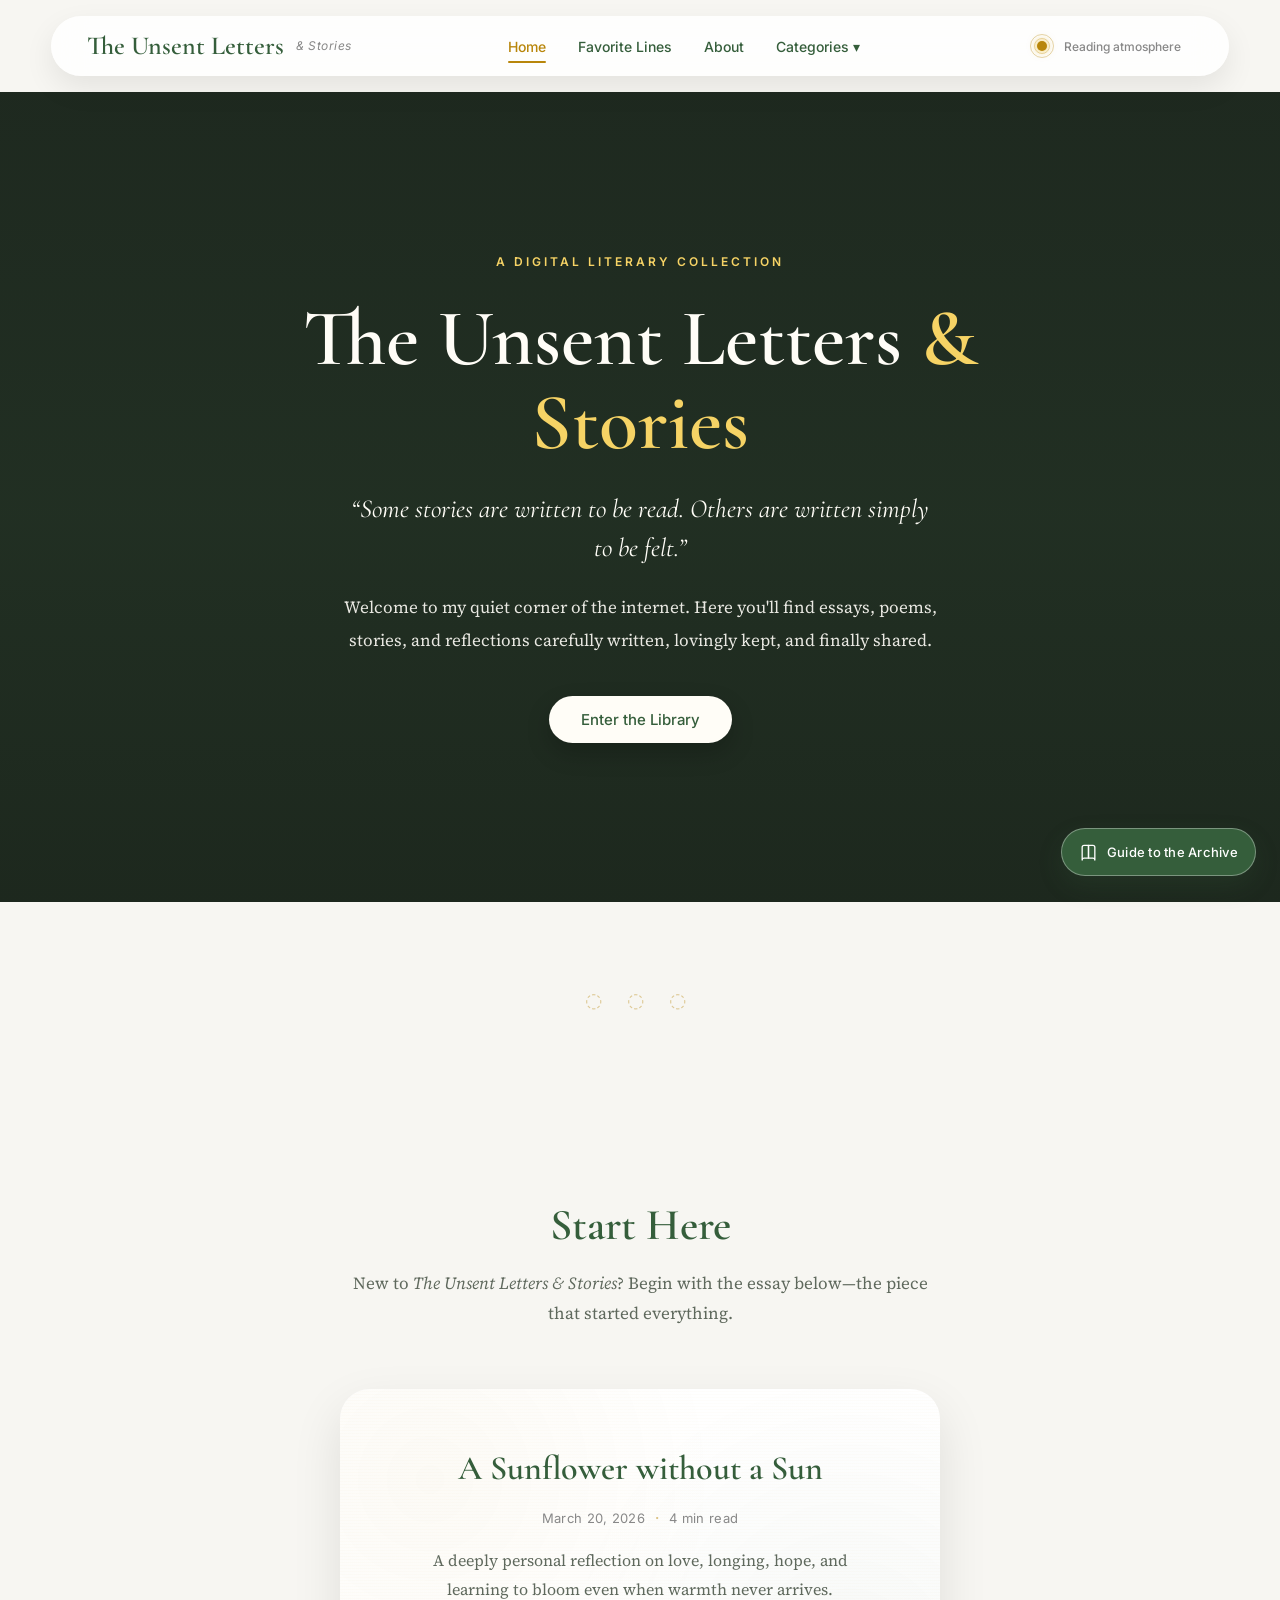
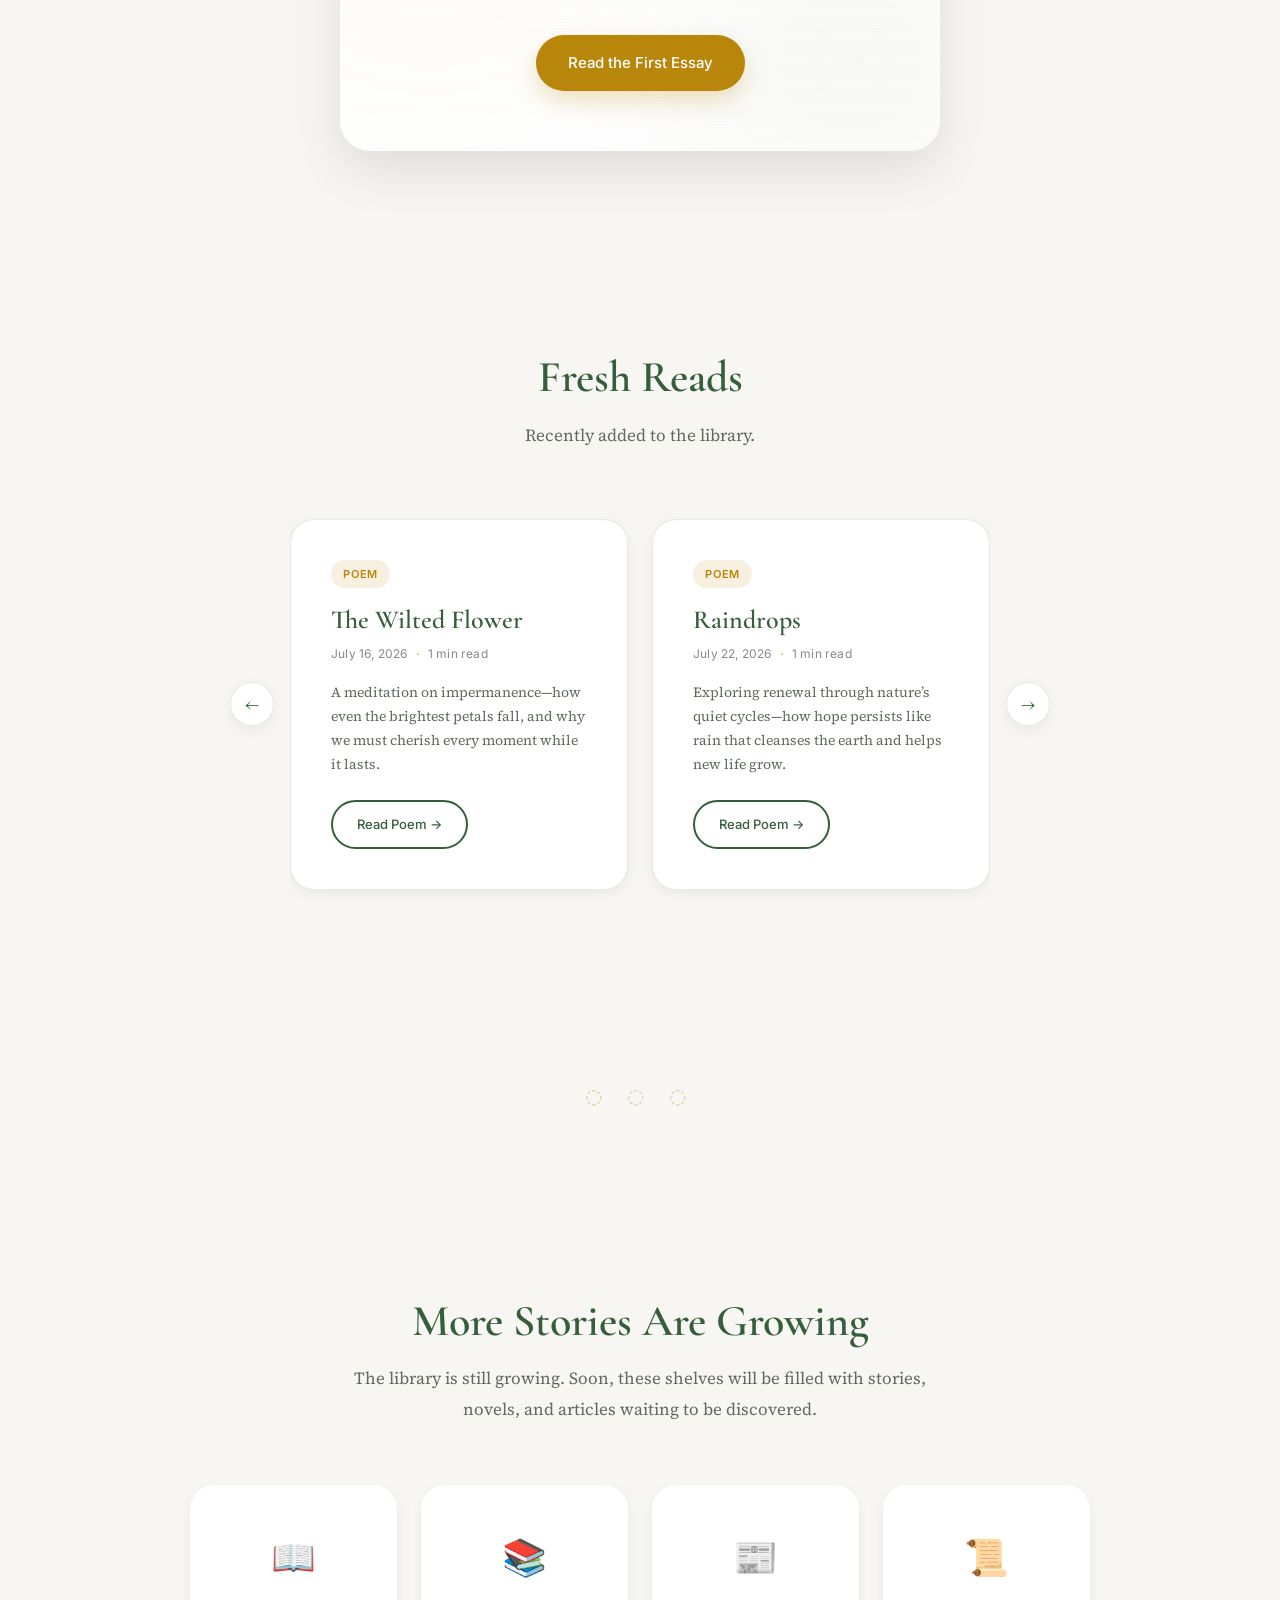
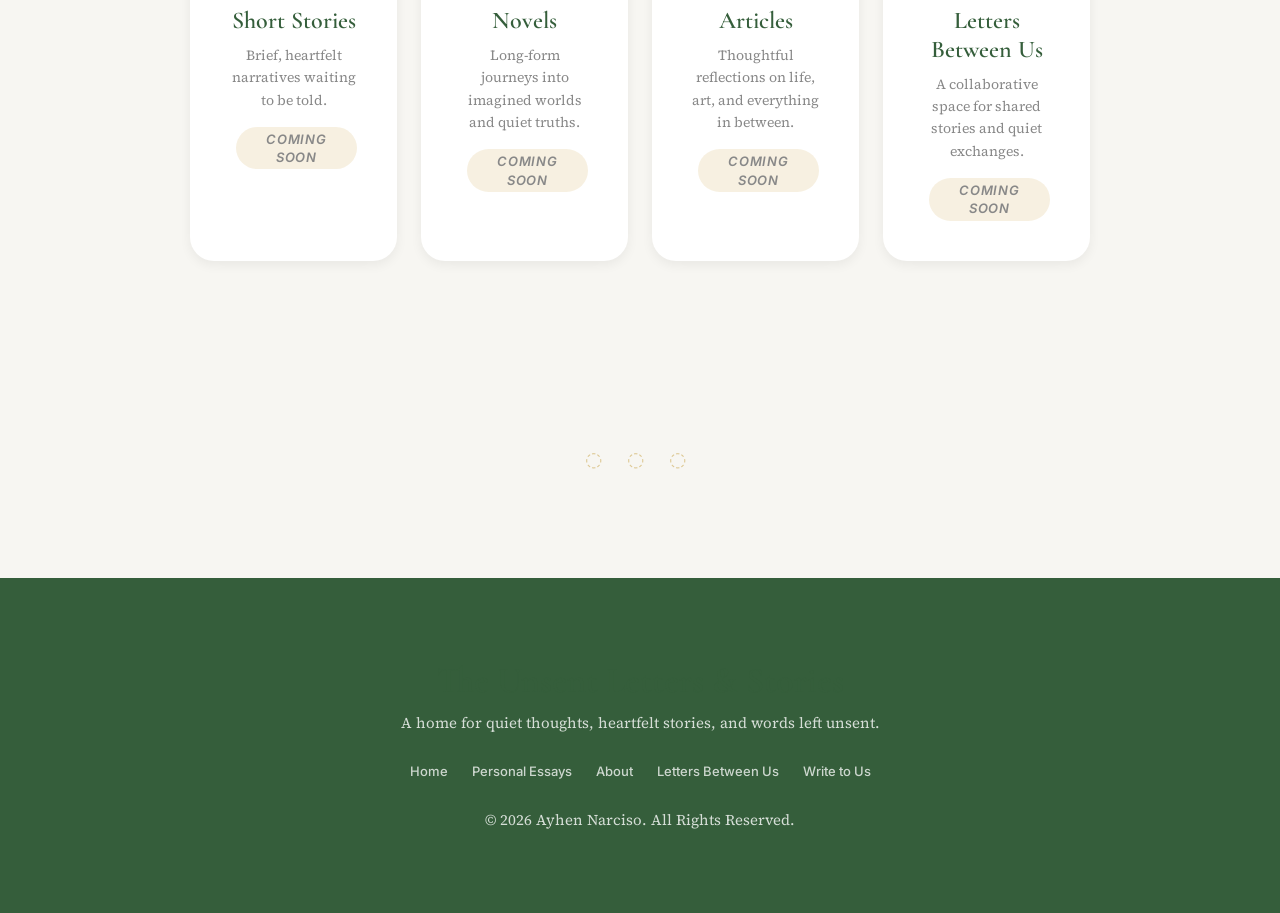
<file: index.html>
<!DOCTYPE html>
<html lang="en">
<head>
    <meta charset="UTF-8">
    <meta name="viewport" content="width=device-width, initial-scale=1.0">
    <title>The Unsent Letters & Stories</title>
    <script src="theme.js"></script>
    <link rel="stylesheet" href="style.css">
    <link rel="icon" type="image/png" href="assets/icons/favicon.png">

    <!-- Google Fonts -->
    <link rel="preconnect" href="https://fonts.googleapis.com">
    <link rel="preconnect" href="https://fonts.gstatic.com" crossorigin>
    <link href="https://fonts.googleapis.com/css2?family=Cormorant+Garamond:ital,wght@0,400;0,600;0,700;1,400;1,600&family=Source+Serif+4:ital,opsz,wght@0,8..60,400;0,8..60,600;1,8..60,400;1,8..60,600&family=Inter:wght@300;400;500;600&display=swap" rel="stylesheet">
</head>
<body>

    <!-- Navigation -->
    <nav>
        <div class="nav-logo">
            <a href="index.html">
                <span class="site-title">The Unsent Letters</span>
                <span class="site-subtitle">& Stories</span>
            </a>
        </div>

        <button class="hamburger" aria-label="Toggle menu">
            <span></span>
            <span></span>
            <span></span>
        </button>

        <ul class="nav-menu">
            <li><a href="index.html" class="active">Home</a></li>
            <li><a href="quotes.html">Favorite Lines</a></li>
            <li><a href="about.html">About</a></li>
            <li class="dropdown">
                <a href="#" class="dropdown-toggle">Categories ▾</a>
                <ul class="dropdown-menu">
                    <li><a href="essays.html">Personal Essays</a></li>
                    <li><a href="poems/index.html">Poems</a></li>
                    <li><a href="#">Short Stories</a></li>
                    <li><a href="#">Novels</a></li>
                    <li><a href="#">Articles</a></li>
                    <li><a href="letters-between-us.html">Letters Between Us</a></li>
                    <li><a href="write-to-us.html">Write to Us</a></li>
                </ul>
            </li>
        </ul>
    </nav>

    <!-- Hero Section -->
    <section class="hero reveal">
        <div class="hero-content">
            <p class="hero-label">A Digital Literary Collection</p>

            <h1>
                The Unsent Letters
                <span class="hero-accent">& Stories</span>
            </h1>

            <p class="hero-quote">
                &ldquo;Some stories are written to be read. Others are written simply to be felt.&rdquo;
            </p>

            <p class="hero-description">
                Welcome to my quiet corner of the internet. Here you'll find essays, poems, stories, and reflections carefully written, lovingly kept, and finally shared.
            </p>

            <button id="libraryTrigger" class="btn">Enter the Library</button>
        </div>
    </section>

    <div class="section-divider">&#9676; &#9676; &#9676;</div>

    <!-- Start Here Section -->
    <section class="start-section reveal">
        <h2>Start Here</h2>
        <p class="intro-text">
            New to <em>The Unsent Letters & Stories</em>? Begin with the essay below&mdash;the piece that started everything.
        </p>

        <div class="start-card">
            <div class="start-card-paper"></div>
            <h3>A Sunflower without a Sun</h3>
            <div class="start-card-meta">
                <span>March 20, 2026</span>
                <span class="meta-sep">·</span>
                <span>4 min read</span>
            </div>
            <p>
                A deeply personal reflection on love, longing, hope, and learning to bloom even when warmth never arrives.
            </p>
            <a href="essays/sunflower.html" class="btn btn-gold start-card-btn">Read the First Essay</a>
        </div>
    </section>

    <!-- Fresh Reads Section -->
    <section class="fresh-section reveal">
        <h2>Fresh Reads</h2>
        <p class="intro-text">Recently added to the library.</p>

        <div class="fresh-carousel-wrapper">
            <button class="carousel-arrow carousel-arrow--prev" type="button" aria-label="Previous work">&larr;</button>
            <div class="fresh-carousel" role="list">
                <article class="fresh-card" role="listitem">
                    <span class="fresh-badge">Poem</span>
                    <h3>The Wilted Flower</h3>
                    <div class="fresh-meta">
                        <span>July 16, 2026</span>
                        <span class="meta-sep">·</span>
                        <span>1 min read</span>
                    </div>
                    <p>A meditation on impermanence&mdash;how even the brightest petals fall, and why we must cherish every moment while it lasts.</p>
                    <a href="poems/wilted-flower.html" class="btn btn-outline fresh-btn">Read Poem &rarr;</a>
                </article>
                <article class="fresh-card" role="listitem">
                    <span class="fresh-badge">Poem</span>
                    <h3>Raindrops</h3>
                    <div class="fresh-meta">
                        <span>July 22, 2026</span>
                        <span class="meta-sep">·</span>
                        <span>1 min read</span>
                    </div>
                    <p>Exploring renewal through nature&rsquo;s quiet cycles&mdash;how hope persists like rain that cleanses the earth and helps new life grow.</p>
                    <a href="poems/raindrops.html" class="btn btn-outline fresh-btn">Read Poem &rarr;</a>
                </article>
            </div>
            <button class="carousel-arrow carousel-arrow--next" type="button" aria-label="Next work">&rarr;</button>
        </div>
    </section>

    <div class="section-divider">&#9676; &#9676; &#9676;</div>

    <!-- More Stories Are Growing Section -->
    <section class="coming-section reveal">
        <h2>More Stories Are Growing</h2>
        <p class="intro-text">
            The library is still growing. Soon, these shelves will be filled with stories, novels, and articles waiting to be discovered.
        </p>

        <div class="coming-grid">
            <div class="coming-card">
                <span class="card-icon">&#128214;</span>
                <h3>Short Stories</h3>
                <p class="card-desc">Brief, heartfelt narratives waiting to be told.</p>
                <span class="card-status coming-badge">Coming Soon</span>
            </div>
            <div class="coming-card">
                <span class="card-icon">&#128218;</span>
                <h3>Novels</h3>
                <p class="card-desc">Long-form journeys into imagined worlds and quiet truths.</p>
                <span class="card-status coming-badge">Coming Soon</span>
            </div>
            <div class="coming-card">
                <span class="card-icon">&#128240;</span>
                <h3>Articles</h3>
                <p class="card-desc">Thoughtful reflections on life, art, and everything in between.</p>
                <span class="card-status coming-badge">Coming Soon</span>
            </div>
            <a href="letters-between-us.html" class="coming-card" style="text-decoration:none;color:inherit;display:block;">
                <span class="card-icon">&#128220;</span>
                <h3>Letters Between Us</h3>
                <p class="card-desc">A collaborative space for shared stories and quiet exchanges.</p>
                <span class="card-status coming-badge">Coming Soon</span>
            </a>
        </div>
    </section>

    <div class="section-divider">&#9676; &#9676; &#9676;</div>

    <!-- Footer -->
    <footer class="site-footer">
        <h2 class="footer-title">The Unsent Letters & Stories</h2>
        <p>A home for quiet thoughts, heartfelt stories, and words left unsent.</p>

        <div class="footer-links">
            <a href="index.html">Home</a>
            <a href="essays.html">Personal Essays</a>
            <a href="about.html">About</a>
            <a href="letters-between-us.html">Letters Between Us</a>
            <a href="write-to-us.html">Write to Us</a>
        </div>

        <p class="footer-copy">&copy; 2026 Ayhen Narciso. All Rights Reserved.</p>
    </footer>

    <button id="topButton" aria-label="Back to top">&uarr;</button>

    <!-- Library Entry Modal -->
    <div class="library-modal" id="libraryModal" role="dialog" aria-modal="true" aria-labelledby="libraryModalTitle" aria-hidden="true">
        <div class="library-modal-overlay"></div>
        <div class="library-modal-panel" role="document">
            <button class="library-modal-close" type="button" aria-label="Close library">&times;</button>

            <p class="library-modal-eyebrow">The Unsent Letters &amp; Stories</p>
            <h2 id="libraryModalTitle">Choose a Room</h2>
            <p class="library-modal-intro">Every shelf holds a different kind of quiet. Find the one that calls to you.</p>

            <div class="library-category-grid">
                <a href="essays.html" class="library-category-card">
                    <span class="library-category-icon">&#128214;</span>
                    <span class="library-category-title">Personal Essays</span>
                    <span class="library-category-badge library-category-badge--available">Available</span>
                </a>

                <a href="poems/index.html" class="library-category-card">
                    <span class="library-category-icon">&#127769;</span>
                    <span class="library-category-title">Poems</span>
                    <span class="library-category-badge library-category-badge--available">Available</span>
                </a>

                <div class="library-category-card library-category-card--disabled">
                    <span class="library-category-icon">&#128214;</span>
                    <span class="library-category-title">Short Stories</span>
                    <span class="library-category-badge library-category-badge--coming">Coming Soon</span>
                </div>

                <div class="library-category-card library-category-card--disabled">
                    <span class="library-category-icon">&#128218;</span>
                    <span class="library-category-title">Novels</span>
                    <span class="library-category-badge library-category-badge--coming">Coming Soon</span>
                </div>

                <div class="library-category-card library-category-card--disabled">
                    <span class="library-category-icon">&#128240;</span>
                    <span class="library-category-title">Articles</span>
                    <span class="library-category-badge library-category-badge--coming">Coming Soon</span>
                </div>

                <a href="letters-between-us.html" class="library-category-card" style="text-decoration:none;">
                    <span class="library-category-icon">&#128220;</span>
                    <span class="library-category-title">Letters Between Us</span>
                    <span class="library-category-badge library-category-badge--coming">Coming Soon</span>
                </a>
            </div>
        </div>
    </div>

    <script src="script.js"></script>
</body>
</html>
</file>
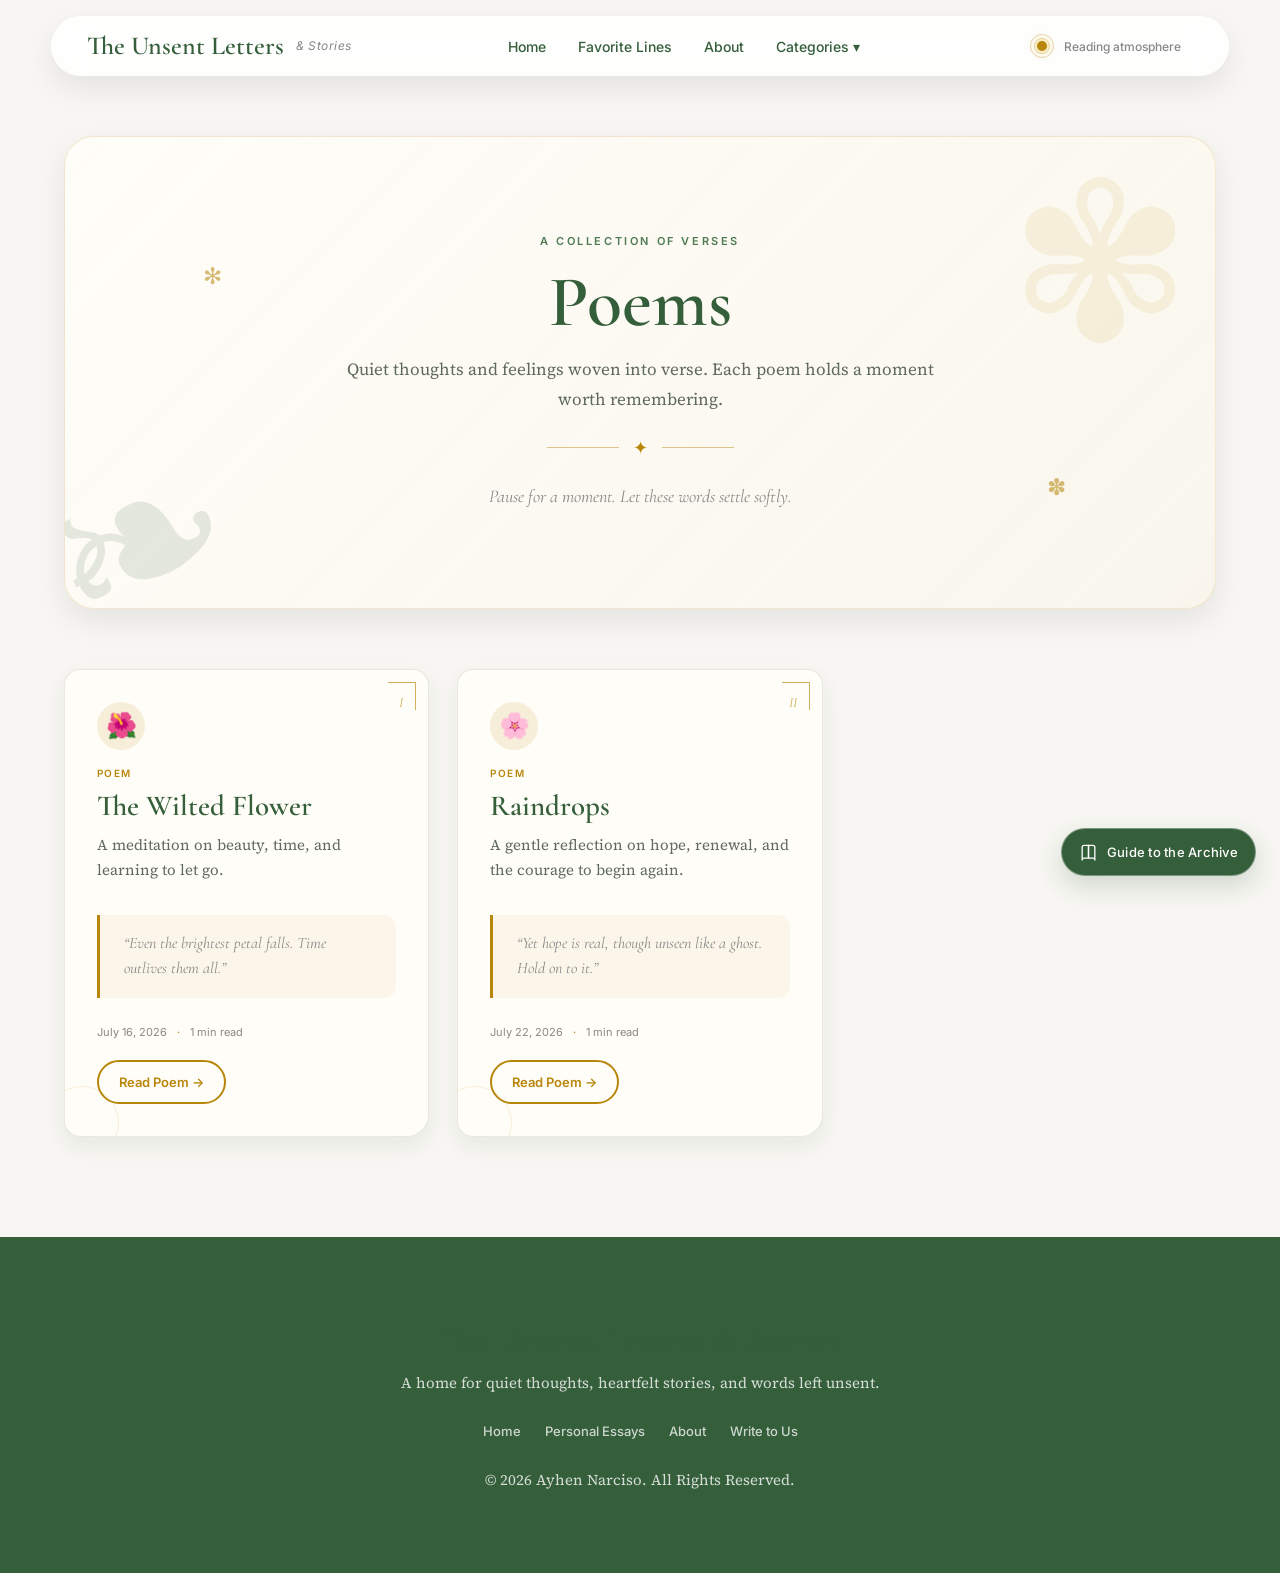
<file: poems/index.html>
<!DOCTYPE html>
<html lang="en">
<head>
    <meta charset="UTF-8">
    <meta name="viewport" content="width=device-width, initial-scale=1.0">
    <title>Poems | The Unsent Letters & Stories</title>
    <script src="../theme.js"></script>
    <link rel="stylesheet" href="../style.css">
    <link rel="icon" type="image/png" href="../assets/icons/favicon.png">

    <link rel="preconnect" href="https://fonts.googleapis.com">
    <link rel="preconnect" href="https://fonts.gstatic.com" crossorigin>
    <link href="https://fonts.googleapis.com/css2?family=Cormorant+Garamond:ital,wght@0,400;0,600;0,700;1,400;1,600&family=Source+Serif+4:ital,opsz,wght@0,8..60,400;0,8..60,600;1,8..60,400;1,8..60,600&family=Inter:wght@300;400;500;600&display=swap" rel="stylesheet">
</head>
<body class="essay-library-page">

    <!-- Navigation -->
    <nav>
        <div class="nav-logo">
            <a href="../index.html">
                <span class="site-title">The Unsent Letters</span>
                <span class="site-subtitle">& Stories</span>
            </a>
        </div>

        <button class="hamburger" aria-label="Toggle menu">
            <span></span>
            <span></span>
            <span></span>
        </button>

        <ul class="nav-menu">
            <li><a href="../index.html">Home</a></li>
            <li><a href="../quotes.html">Favorite Lines</a></li>
            <li><a href="../about.html">About</a></li>
            <li class="dropdown">
                <a href="#" class="dropdown-toggle">Categories ▾</a>
                <ul class="dropdown-menu">
                    <li><a href="../essays.html">Personal Essays</a></li>
                    <li><a href="index.html" class="active">Poems</a></li>
                    <li><a href="#">Short Stories</a></li>
                    <li><a href="#">Novels</a></li>
                    <li><a href="#">Articles</a></li>
                    <li><a href="../letters-between-us.html">Letters Between Us</a></li>
                    <li><a href="../write-to-us.html">Write to Us</a></li>
                </ul>
            </li>
        </ul>
    </nav>

    <!-- Library Section -->
    <main class="essay-library">
        <section class="library-hero reveal" aria-labelledby="library-title">
            <span class="library-flourish library-flourish-left" aria-hidden="true">&#10043;</span>
            <span class="library-flourish library-flourish-right" aria-hidden="true">&#10045;</span>
            <p class="library-kicker">A collection of verses</p>
            <h1 id="library-title">Poems</h1>
            <p class="library-intro">Quiet thoughts and feelings woven into verse. Each poem holds a moment worth remembering.</p>
            <div class="library-divider" aria-hidden="true"><span>✦</span></div>
            <p class="library-note">Pause for a moment. Let these words settle softly.</p>
        </section>

        <section class="essay-grid" aria-label="Poem collection">
            <article class="essay-card essay-card-sunflower reveal">
                <span class="card-stamp" aria-hidden="true">I</span><span class="card-icon" aria-hidden="true">&#127802;</span>
                <span class="essay-badge">Poem</span><h2>The Wilted Flower</h2>
                <p class="card-desc">A meditation on beauty, time, and learning to let go.</p>
                <blockquote>&ldquo;Even the brightest petal falls. Time outlives them all.&rdquo;</blockquote>
                <div class="essay-details"><span>July 16, 2026</span><span>1 min read</span></div>
                <a href="wilted-flower.html" class="btn-read">Read Poem <span aria-hidden="true">&rarr;</span></a>
            </article>

            <article class="essay-card essay-card-moonbound reveal">
                <span class="card-stamp" aria-hidden="true">II</span><span class="card-icon" aria-hidden="true">&#127800;</span>
                <span class="essay-badge">Poem</span><h2>Raindrops</h2>
                <p class="card-desc">A gentle reflection on hope, renewal, and the courage to begin again.</p>
                <blockquote>&ldquo;Yet hope is real, though unseen like a ghost. Hold on to it.&rdquo;</blockquote>
                <div class="essay-details"><span>July 22, 2026</span><span>1 min read</span></div>
                <a href="raindrops.html" class="btn-read">Read Poem <span aria-hidden="true">&rarr;</span></a>
            </article>
        </section>
    </main>

    <!-- Footer -->
    <footer class="site-footer">
        <h2 class="footer-title">The Unsent Letters & Stories</h2>
        <p>A home for quiet thoughts, heartfelt stories, and words left unsent.</p>

        <div class="footer-links">
            <a href="../index.html">Home</a>
            <a href="../essays.html">Personal Essays</a>
            <a href="../about.html">About</a>
            <a href="../write-to-us.html">Write to Us</a>
        </div>

        <p class="footer-copy">&copy; 2026 Ayhen Narciso. All Rights Reserved.</p>
    </footer>

    <button id="topButton" aria-label="Back to top">&uarr;</button>

    <script src="../script.js"></script>
</body>
</html>
</file>
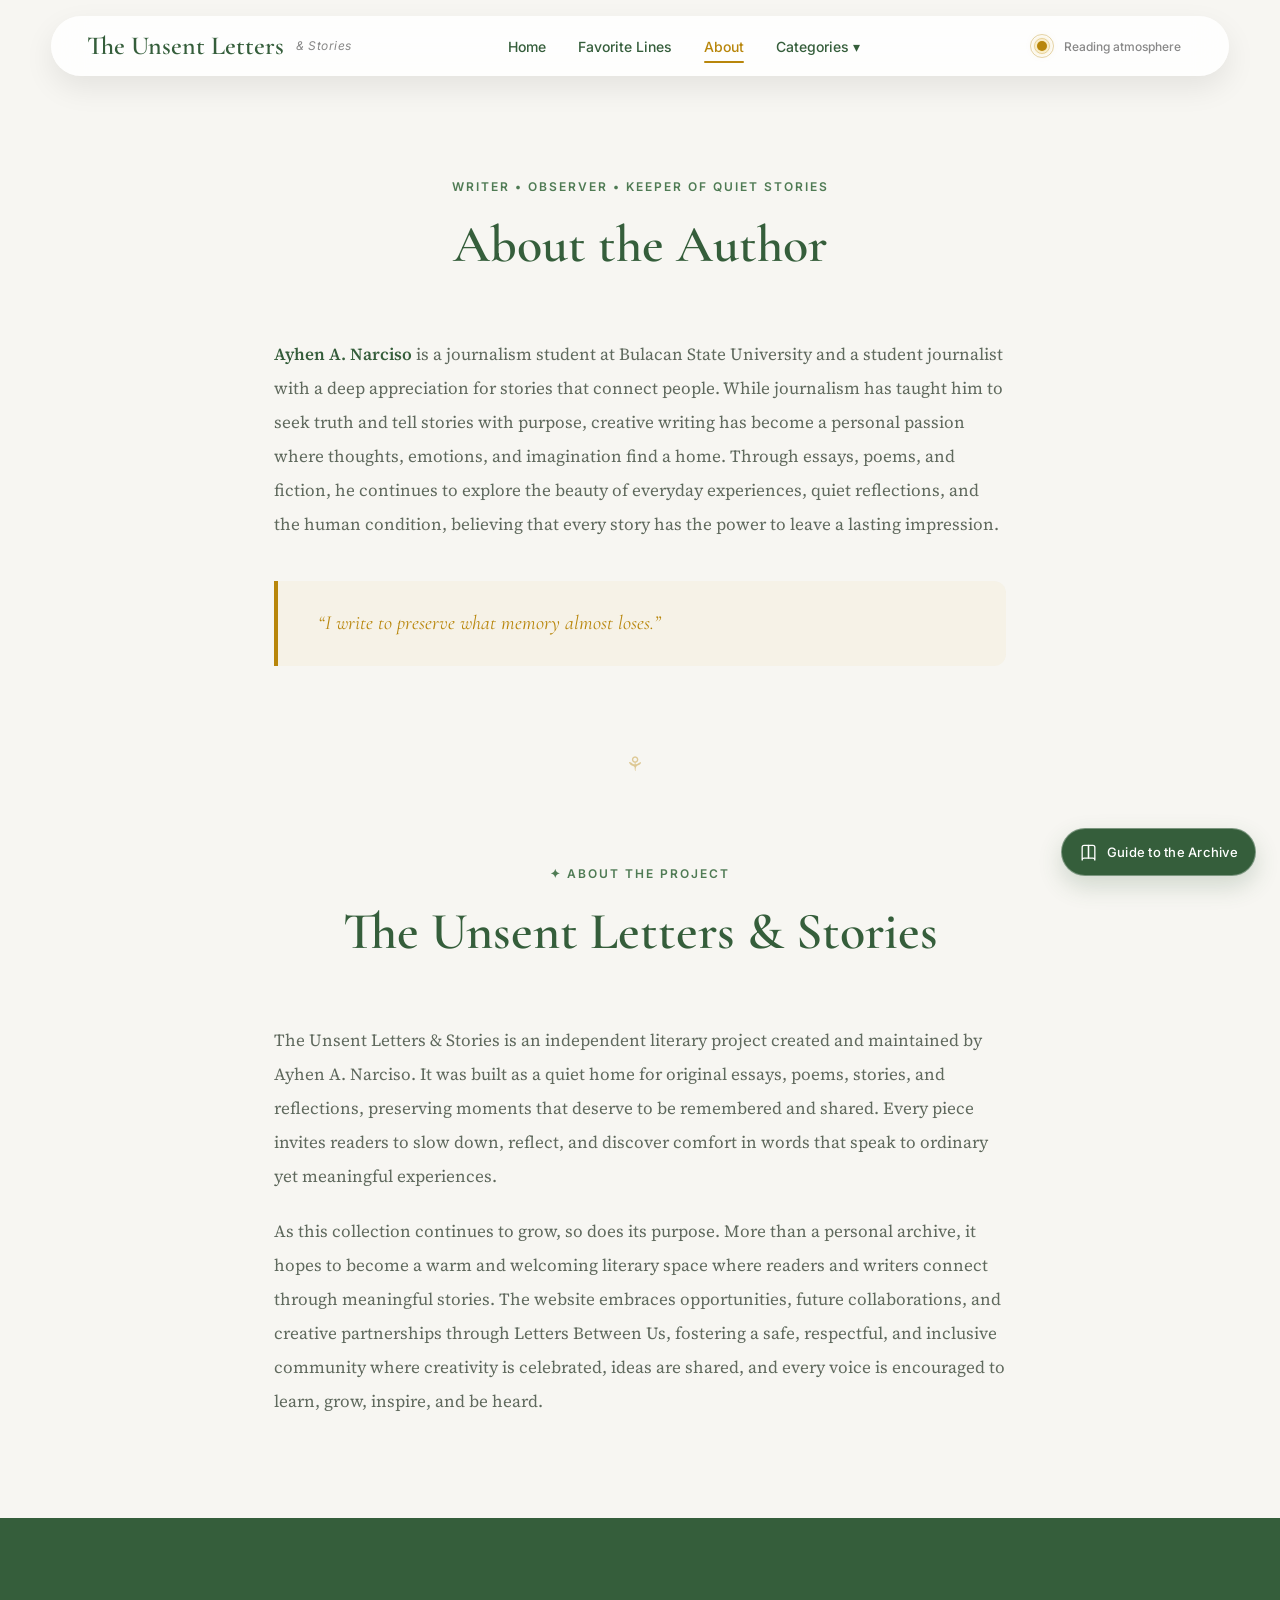
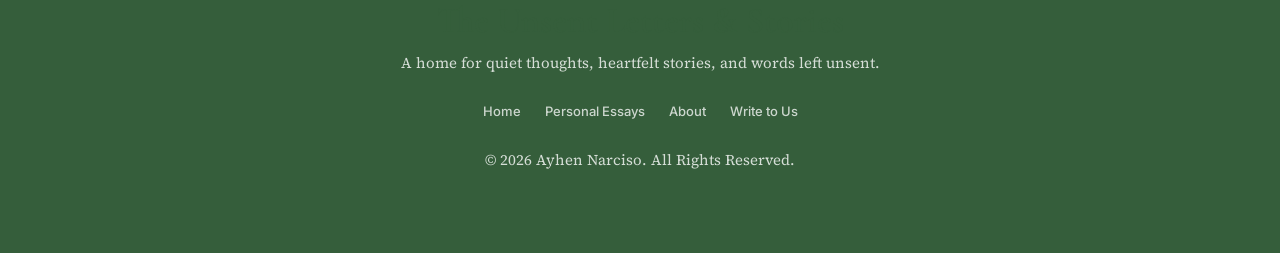
<file: about.html>
<!DOCTYPE html>
<html lang="en">
<head>
    <meta charset="UTF-8">
    <meta name="viewport" content="width=device-width, initial-scale=1.0">
    <title>About | The Unsent Letters & Stories</title>
    <script src="theme.js"></script>
    <link rel="stylesheet" href="style.css">
    <link rel="icon" type="image/png" href="assets/icons/favicon.png">

    <link rel="preconnect" href="https://fonts.googleapis.com">
    <link rel="preconnect" href="https://fonts.gstatic.com" crossorigin>
    <link href="https://fonts.googleapis.com/css2?family=Cormorant+Garamond:ital,wght@0,400;0,600;0,700;1,400;1,600&family=Source+Serif+4:ital,opsz,wght@0,8..60,400;0,8..60,600;1,8..60,400;1,8..60,600&family=Inter:wght@300;400;500;600&display=swap" rel="stylesheet">
</head>
<body>

    <!-- Navigation -->
    <nav>
        <div class="nav-logo">
            <a href="index.html">
                <span class="site-title">The Unsent Letters</span>
                <span class="site-subtitle">& Stories</span>
            </a>
        </div>

        <button class="hamburger" aria-label="Toggle menu">
            <span></span>
            <span></span>
            <span></span>
        </button>

        <ul class="nav-menu">
            <li><a href="index.html">Home</a></li>
            <li><a href="quotes.html">Favorite Lines</a></li>
            <li><a href="about.html" class="active">About</a></li>
            <li class="dropdown">
                <a href="#" class="dropdown-toggle">Categories ▾</a>
                <ul class="dropdown-menu">
                    <li><a href="essays.html">Personal Essays</a></li>
                    <li><a href="poems/index.html">Poems</a></li>
                    <li><a href="#">Short Stories</a></li>
                    <li><a href="#">Novels</a></li>
                    <li><a href="#">Articles</a></li>
                    <li><a href="letters-between-us.html">Letters Between Us</a></li>
                    <li><a href="write-to-us.html">Write to Us</a></li>
                </ul>
            </li>
        </ul>
    </nav>

    <!-- About Section -->
    <section class="about-page reveal">
        <div class="about-intro-block">
            <p class="intro-label">Writer &bull; Observer &bull; Keeper of Quiet Stories</p>
            <h1>About the Author</h1>
        </div>

        <div class="about-content">
            <p>
                <strong>Ayhen A. Narciso</strong> is a journalism student at Bulacan State University and a student journalist with a deep appreciation for stories that connect people. While journalism has taught him to seek truth and tell stories with purpose, creative writing has become a personal passion where thoughts, emotions, and imagination find a home. Through essays, poems, and fiction, he continues to explore the beauty of everyday experiences, quiet reflections, and the human condition, believing that every story has the power to leave a lasting impression.
            </p>
        </div>

        <div class="about-highlight">
            <p>&ldquo;I write to preserve what memory almost loses.&rdquo;</p>
        </div>

        <!-- Decorative Divider -->
        <div class="section-divider">&#9880;</div>

        <!-- About The Project -->
        <div class="about-intro-block">
            <p class="intro-label">&#10022; About the Project</p>
            <h1>The Unsent Letters &amp; Stories</h1>
        </div>

        <div class="about-content">
            <p>
                The Unsent Letters &amp; Stories is an independent literary project created and maintained by Ayhen A. Narciso. It was built as a quiet home for original essays, poems, stories, and reflections, preserving moments that deserve to be remembered and shared. Every piece invites readers to slow down, reflect, and discover comfort in words that speak to ordinary yet meaningful experiences.
            </p>

            <p>
                As this collection continues to grow, so does its purpose. More than a personal archive, it hopes to become a warm and welcoming literary space where readers and writers connect through meaningful stories. The website embraces opportunities, future collaborations, and creative partnerships through Letters Between Us, fostering a safe, respectful, and inclusive community where creativity is celebrated, ideas are shared, and every voice is encouraged to learn, grow, inspire, and be heard.
            </p>
        </div>
    </section>

    <!-- Footer -->
    <footer class="site-footer">
        <h2 class="footer-title">The Unsent Letters & Stories</h2>
        <p>A home for quiet thoughts, heartfelt stories, and words left unsent.</p>

        <div class="footer-links">
            <a href="index.html">Home</a>
            <a href="essays.html">Personal Essays</a>
            <a href="about.html">About</a>
            <a href="write-to-us.html">Write to Us</a>
        </div>

        <p class="footer-copy">&copy; 2026 Ayhen Narciso. All Rights Reserved.</p>
    </footer>

    <button id="topButton" aria-label="Back to top">&uarr;</button>

    <script src="script.js"></script>
</body>
</html>
</file>
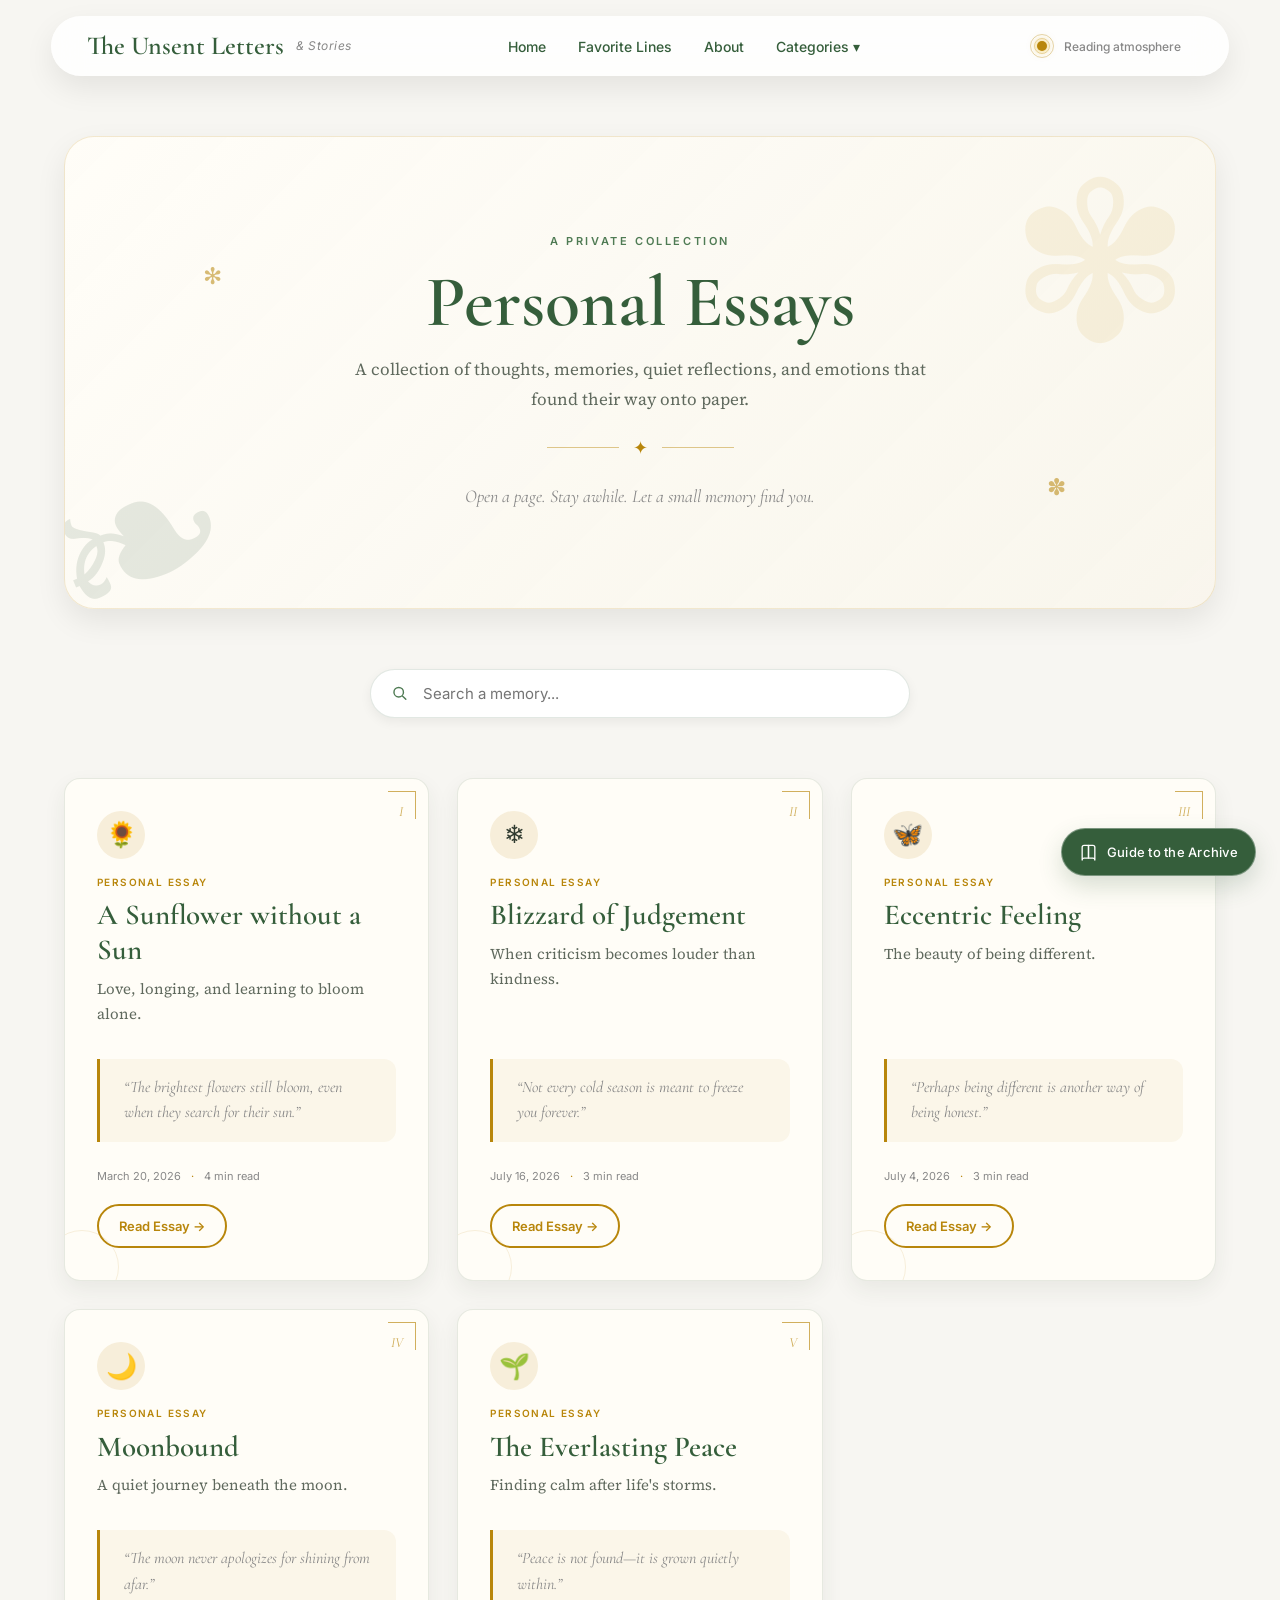
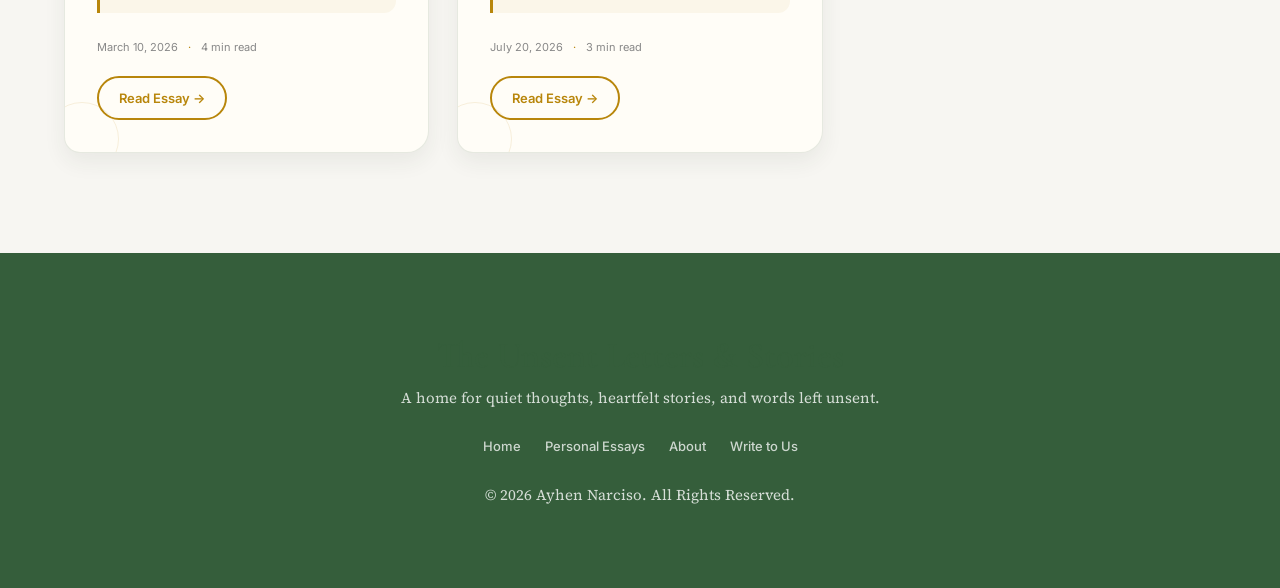
<file: essays.html>
<!DOCTYPE html>
<html lang="en">
<head>
    <meta charset="UTF-8">
    <meta name="viewport" content="width=device-width, initial-scale=1.0">
    <title>Personal Essays | The Unsent Letters & Stories</title>
    <script src="theme.js"></script>
    <link rel="stylesheet" href="style.css">
    <link rel="icon" type="image/png" href="assets/icons/favicon.png">

    <link rel="preconnect" href="https://fonts.googleapis.com">
    <link rel="preconnect" href="https://fonts.gstatic.com" crossorigin>
    <link href="https://fonts.googleapis.com/css2?family=Cormorant+Garamond:ital,wght@0,400;0,600;0,700;1,400;1,600&family=Source+Serif+4:ital,opsz,wght@0,8..60,400;0,8..60,600;1,8..60,400;1,8..60,600&family=Inter:wght@300;400;500;600&display=swap" rel="stylesheet">
</head>
<body class="essay-library-page">

    <!-- Navigation -->
    <nav>
        <div class="nav-logo">
            <a href="index.html">
                <span class="site-title">The Unsent Letters</span>
                <span class="site-subtitle">& Stories</span>
            </a>
        </div>

        <button class="hamburger" aria-label="Toggle menu">
            <span></span>
            <span></span>
            <span></span>
        </button>

        <ul class="nav-menu">
            <li><a href="index.html">Home</a></li>
            <li><a href="quotes.html">Favorite Lines</a></li>
            <li><a href="about.html">About</a></li>
            <li class="dropdown">
                <a href="#" class="dropdown-toggle">Categories ▾</a>
                <ul class="dropdown-menu">
                    <li><a href="essays.html" class="active">Personal Essays</a></li>
                    <li><a href="poems/index.html">Poems</a></li>
                    <li><a href="#">Short Stories</a></li>
                    <li><a href="#">Novels</a></li>
                    <li><a href="#">Articles</a></li>
                    <li><a href="letters-between-us.html">Letters Between Us</a></li>
                    <li><a href="write-to-us.html">Write to Us</a></li>
                </ul>
            </li>
        </ul>
    </nav>

    <!-- Library Section -->
    <main class="essay-library">
        <section class="library-hero reveal" aria-labelledby="library-title">
            <span class="library-flourish library-flourish-left" aria-hidden="true">&#10043;</span>
            <span class="library-flourish library-flourish-right" aria-hidden="true">&#10045;</span>
            <p class="library-kicker">A private collection</p>
            <h1 id="library-title">Personal Essays</h1>
            <p class="library-intro">A collection of thoughts, memories, quiet reflections, and emotions that found their way onto paper.</p>
            <div class="library-divider" aria-hidden="true"><span>✦</span></div>
            <p class="library-note">Open a page. Stay awhile. Let a small memory find you.</p>
        </section>

        <div class="search-container">
            <label class="search-label" for="essaySearch">Search the archive</label>
            <svg class="search-icon" viewBox="0 0 24 24" aria-hidden="true"><circle cx="11" cy="11" r="6"></circle><path d="m16 16 4 4"></path></svg>
            <input type="text" id="essaySearch" placeholder="Search a memory..." onkeyup="searchEssays()">
        </div>

        <section class="essay-grid" aria-label="Essay collection">
            <article class="essay-card essay-card-sunflower reveal">
                <span class="card-stamp" aria-hidden="true">I</span><span class="card-icon" aria-hidden="true">&#127803;</span>
                <span class="essay-badge">Personal Essay</span><h2>A Sunflower without a Sun</h2>
                <p class="card-desc">Love, longing, and learning to bloom alone.</p>
                <blockquote>&ldquo;The brightest flowers still bloom, even when they search for their sun.&rdquo;</blockquote>
                <div class="essay-details"><span>March 20, 2026</span><span>4 min read</span></div>
                <a href="essays/sunflower.html" class="btn-read">Read Essay <span aria-hidden="true">&rarr;</span></a>
            </article>

            <article class="essay-card essay-card-blizzard reveal">
                <span class="card-stamp" aria-hidden="true">II</span><span class="card-icon" aria-hidden="true">&#10052;</span>
                <span class="essay-badge">Personal Essay</span><h2>Blizzard of Judgement</h2>
                <p class="card-desc">When criticism becomes louder than kindness.</p>
                <blockquote>&ldquo;Not every cold season is meant to freeze you forever.&rdquo;</blockquote>
                <div class="essay-details"><span>July 16, 2026</span><span>3 min read</span></div>
                <a href="essays/blizzard.html" class="btn-read">Read Essay <span aria-hidden="true">&rarr;</span></a>
            </article>

            <article class="essay-card essay-card-eccentric reveal">
                <span class="card-stamp" aria-hidden="true">III</span><span class="card-icon" aria-hidden="true">&#129419;</span>
                <span class="essay-badge">Personal Essay</span><h2>Eccentric Feeling</h2>
                <p class="card-desc">The beauty of being different.</p>
                <blockquote>&ldquo;Perhaps being different is another way of being honest.&rdquo;</blockquote>
                <div class="essay-details"><span>July 4, 2026</span><span>3 min read</span></div>
                <a href="essays/eccentric.html" class="btn-read">Read Essay <span aria-hidden="true">&rarr;</span></a>
            </article>

            <article class="essay-card essay-card-moonbound reveal">
                <span class="card-stamp" aria-hidden="true">IV</span><span class="card-icon" aria-hidden="true">&#127769;</span>
                <span class="essay-badge">Personal Essay</span><h2>Moonbound</h2>
                <p class="card-desc">A quiet journey beneath the moon.</p>
                <blockquote>&ldquo;The moon never apologizes for shining from afar.&rdquo;</blockquote>
                <div class="essay-details"><span>March 10, 2026</span><span>4 min read</span></div>
                <a href="essays/moonbound.html" class="btn-read">Read Essay <span aria-hidden="true">&rarr;</span></a>
            </article>

            <article class="essay-card essay-card-peace reveal">
                <span class="card-stamp" aria-hidden="true">V</span><span class="card-icon" aria-hidden="true">&#127793;</span>
                <span class="essay-badge">Personal Essay</span><h2>The Everlasting Peace</h2>
                <p class="card-desc">Finding calm after life's storms.</p>
                <blockquote>&ldquo;Peace is not found&mdash;it is grown quietly within.&rdquo;</blockquote>
                <div class="essay-details"><span>July 20, 2026</span><span>3 min read</span></div>
                <a href="essays/peace.html" class="btn-read">Read Essay <span aria-hidden="true">&rarr;</span></a>
            </article>
        </section>
    </main>

    <!-- Footer -->
    <footer class="site-footer">
        <h2 class="footer-title">The Unsent Letters & Stories</h2>
        <p>A home for quiet thoughts, heartfelt stories, and words left unsent.</p>

        <div class="footer-links">
            <a href="index.html">Home</a>
            <a href="essays.html">Personal Essays</a>
            <a href="about.html">About</a>
            <a href="write-to-us.html">Write to Us</a>
        </div>

        <p class="footer-copy">&copy; 2026 Ayhen Narciso. All Rights Reserved.</p>
    </footer>

    <button id="topButton" aria-label="Back to top">&uarr;</button>

    <script src="script.js"></script>
</body>
</html>
</file>
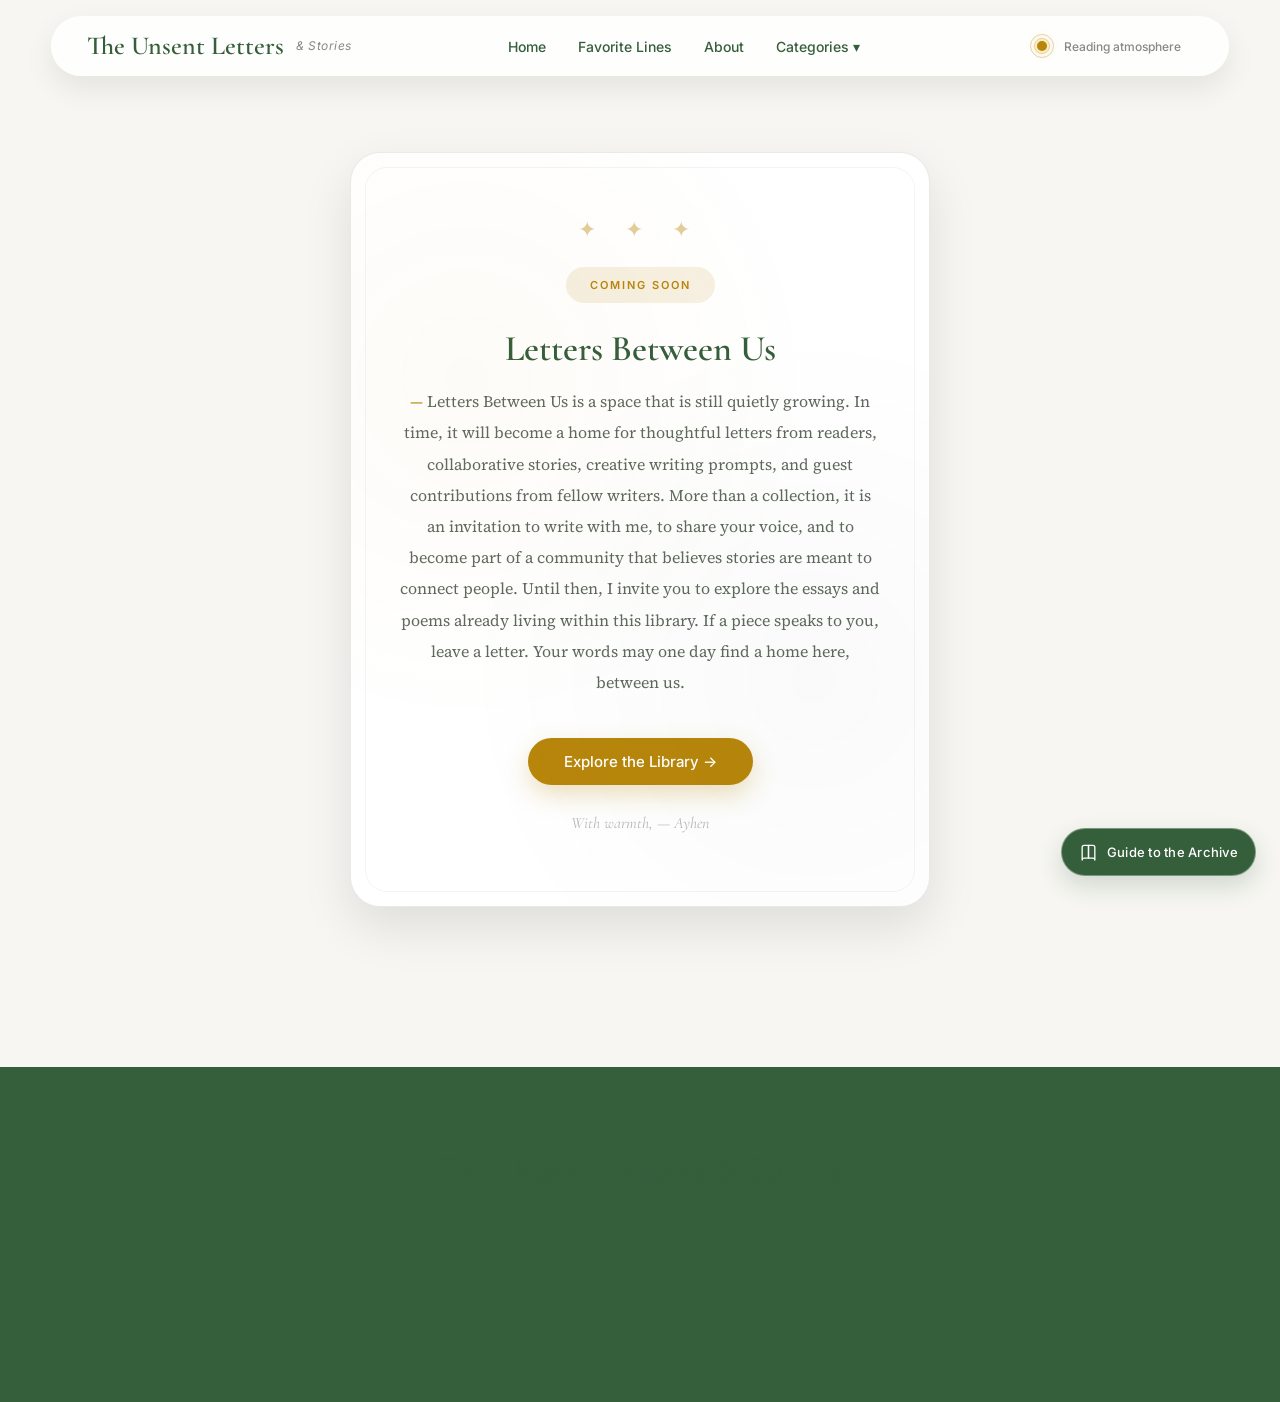
<file: letters-between-us.html>
<!DOCTYPE html>
<html lang="en">
<head>
    <meta charset="UTF-8">
    <meta name="viewport" content="width=device-width, initial-scale=1.0">
    <title>Letters Between Us | The Unsent Letters & Stories</title>
    <script src="theme.js"></script>
    <link rel="stylesheet" href="style.css">
    <link rel="icon" type="image/png" href="assets/icons/favicon.png">

    <link rel="preconnect" href="https://fonts.googleapis.com">
    <link rel="preconnect" href="https://fonts.gstatic.com" crossorigin>
    <link href="https://fonts.googleapis.com/css2?family=Cormorant+Garamond:ital,wght@0,400;0,600;0,700;1,400;1,600&family=Source+Serif+4:ital,opsz,wght@0,8..60,400;0,8..60,600;1,8..60,400;1,8..60,600&family=Inter:wght@300;400;500;600&display=swap" rel="stylesheet">
</head>
<body class="letters-popup-page">

    <!-- Navigation -->
    <nav>
        <div class="nav-logo">
            <a href="index.html">
                <span class="site-title">The Unsent Letters</span>
                <span class="site-subtitle">& Stories</span>
            </a>
        </div>

        <button class="hamburger" aria-label="Toggle menu">
            <span></span>
            <span></span>
            <span></span>
        </button>

        <ul class="nav-menu">
            <li><a href="index.html">Home</a></li>
            <li><a href="quotes.html">Favorite Lines</a></li>
            <li><a href="about.html">About</a></li>
            <li class="dropdown">
                <a href="#" class="dropdown-toggle">Categories ▾</a>
                <ul class="dropdown-menu">
                    <li><a href="essays.html">Personal Essays</a></li>
                    <li><a href="poems/index.html">Poems</a></li>
                    <li><a href="#">Short Stories</a></li>
                    <li><a href="#">Novels</a></li>
                    <li><a href="#">Articles</a></li>
                    <li><a href="letters-between-us.html" class="active">Letters Between Us</a></li>
                    <li><a href="write-to-us.html">Write to Us</a></li>
                </ul>
            </li>
        </ul>
    </nav>

    <!-- Elegant Popup Card Section -->
    <section class="letter-popup-section">
        <div class="letter-popup-card">

            <span class="letter-popup-flourish">✦ ✦ ✦</span>

            <span class="letter-popup-badge">Coming Soon</span>

            <h1 class="letter-popup-title">Letters Between Us</h1>

            <p class="letter-popup-text">
                <em>&mdash;</em> Letters Between Us is a space that is still quietly growing. In time, it will become a home for thoughtful letters from readers, collaborative stories, creative writing prompts, and guest contributions from fellow writers. More than a collection, it is an invitation to write with me, to share your voice, and to become part of a community that believes stories are meant to connect people. Until then, I invite you to explore the essays and poems already living within this library. If a piece speaks to you, leave a letter. Your words may one day find a home here, between us.
            </p>

            <button class="letter-popup-btn" onclick="event.stopPropagation(); window.location.href='essays.html'">
                Explore the Library &rarr;
            </button>

            <p class="letter-popup-signature">With warmth, &mdash; Ayhen</p>

        </div>
    </section>

    <!-- Footer -->
    <footer class="site-footer">
        <h2 class="footer-title">The Unsent Letters & Stories</h2>
        <p>A home for quiet thoughts, heartfelt stories, and words left unsent.</p>

        <div class="footer-links">
            <a href="index.html">Home</a>
            <a href="essays.html">Personal Essays</a>
            <a href="about.html">About</a>
            <a href="letters-between-us.html">Letters Between Us</a>
            <a href="write-to-us.html">Write to Us</a>
        </div>

        <p class="footer-copy">&copy; 2026 Ayhen Narciso. All Rights Reserved.</p>
    </footer>

    <button id="topButton" aria-label="Back to top">&uarr;</button>

    <script src="script.js"></script>
</body>
</html>
</file>
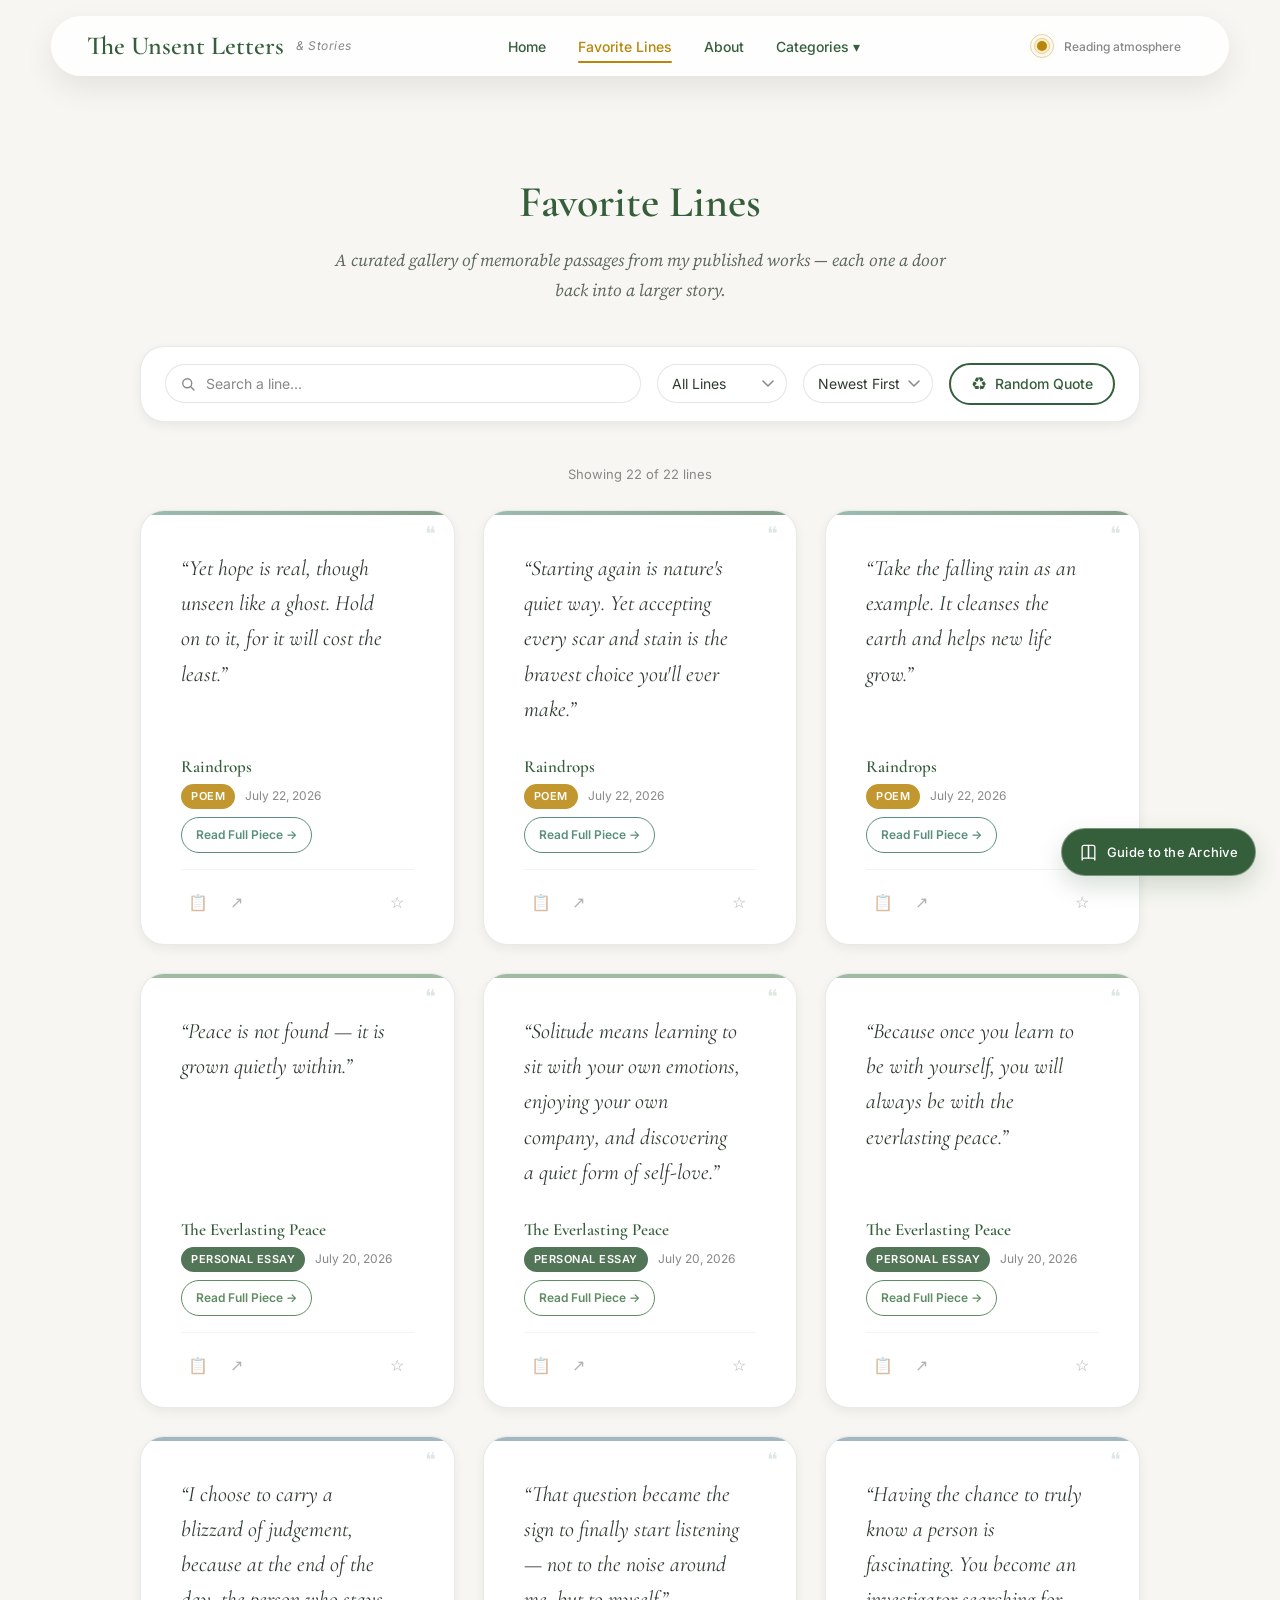
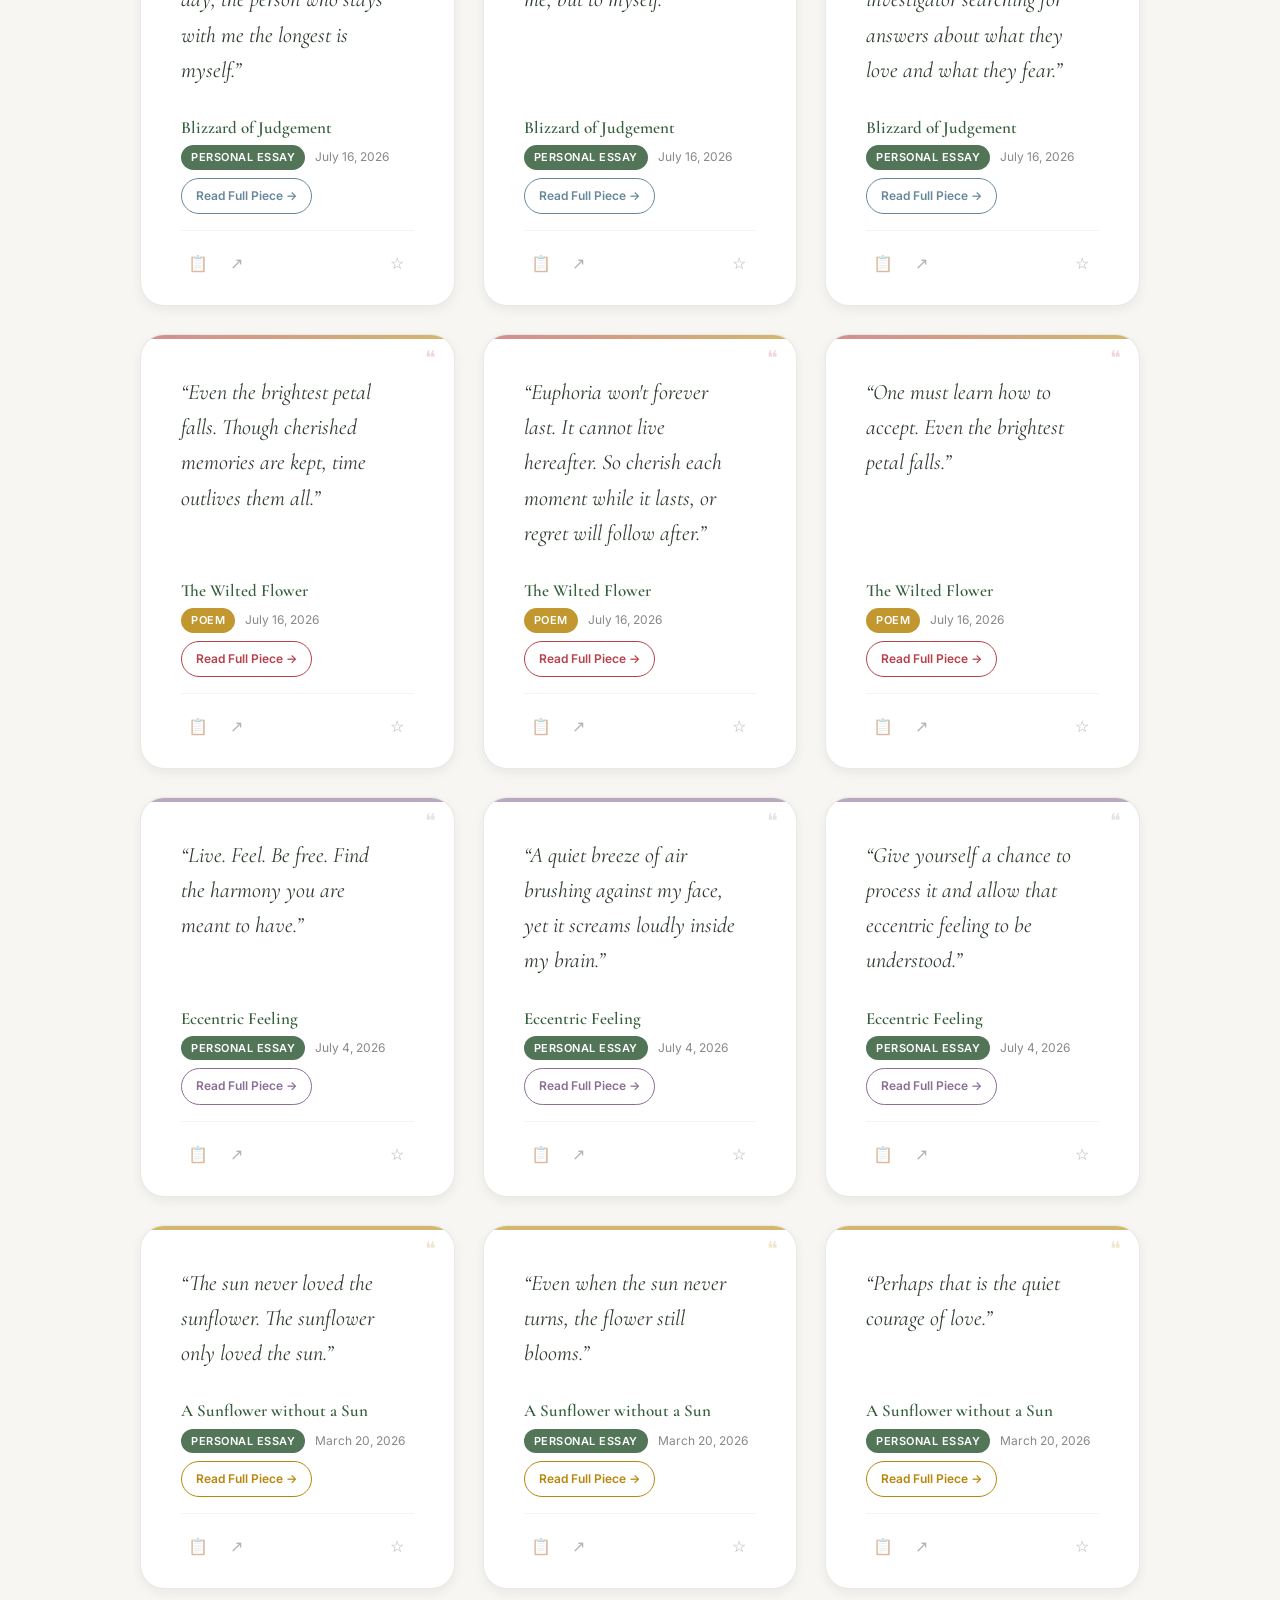
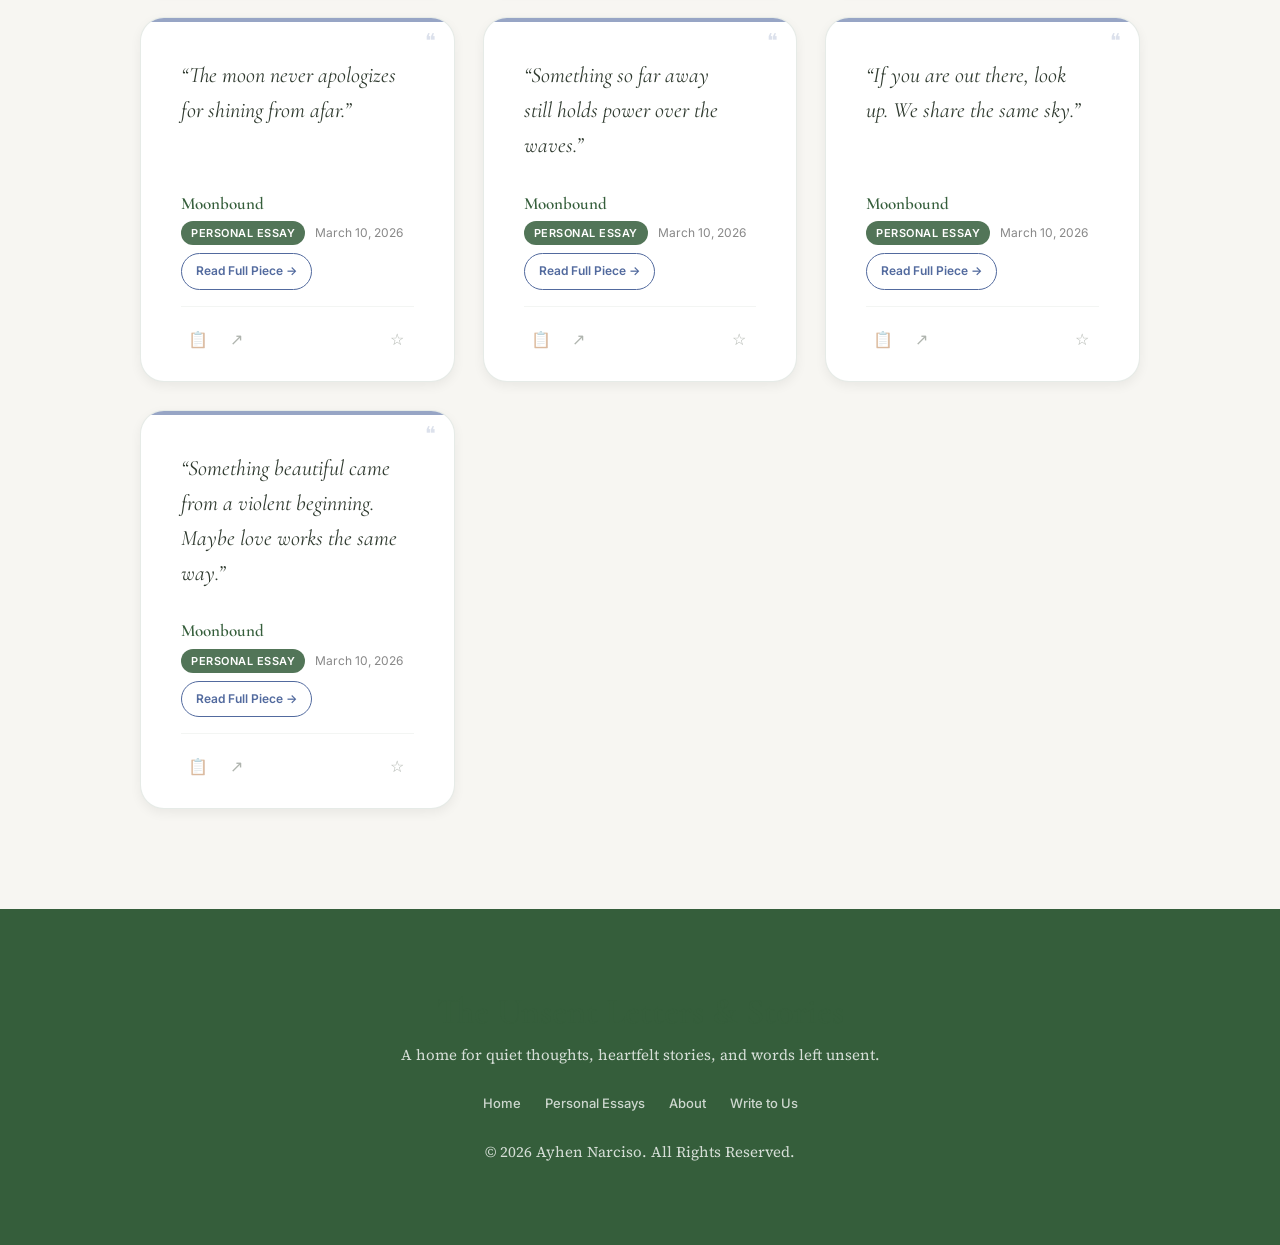
<file: quotes.html>
<!DOCTYPE html>
<html lang="en">
<head>
    <meta charset="UTF-8">
    <meta name="viewport" content="width=device-width, initial-scale=1.0">
    <title>Favorite Lines | The Unsent Letters & Stories</title>
    <script src="theme.js"></script>
    <link rel="stylesheet" href="style.css">
    <link rel="icon" type="image/png" href="assets/icons/favicon.png">

    <link rel="preconnect" href="https://fonts.googleapis.com">
    <link rel="preconnect" href="https://fonts.gstatic.com" crossorigin>
    <link href="https://fonts.googleapis.com/css2?family=Cormorant+Garamond:ital,wght@0,400;0,600;0,700;1,400;1,600&family=Source+Serif+4:ital,opsz,wght@0,8..60,400;0,8..60,600;1,8..60,400;1,8..60,600&family=Inter:wght@300;400;500;600&display=swap" rel="stylesheet">
</head>
<body>

    <!-- Navigation -->
    <nav>
        <div class="nav-logo">
            <a href="index.html">
                <span class="site-title">The Unsent Letters</span>
                <span class="site-subtitle">& Stories</span>
            </a>
        </div>

        <button class="hamburger" aria-label="Toggle menu">
            <span></span>
            <span></span>
            <span></span>
        </button>

        <ul class="nav-menu">
            <li><a href="index.html">Home</a></li>
            <li><a href="quotes.html" class="active">Favorite Lines</a></li>
            <li><a href="about.html">About</a></li>
            <li class="dropdown">
                <a href="#" class="dropdown-toggle">Categories ▾</a>
                <ul class="dropdown-menu">
                    <li><a href="essays.html">Personal Essays</a></li>
                    <li><a href="poems/index.html">Poems</a></li>
                    <li><a href="#">Short Stories</a></li>
                    <li><a href="#">Novels</a></li>
                    <li><a href="#">Articles</a></li>
                    <li><a href="letters-between-us.html">Letters Between Us</a></li>
                    <li><a href="write-to-us.html">Write to Us</a></li>
                </ul>
            </li>
        </ul>
    </nav>

    <!-- Quotes Page -->
    <main class="quotes-page reveal">

        <!-- Header -->
        <div class="quotes-header">
            <h2>Favorite Lines</h2>
            <p class="quotes-intro">
                A curated gallery of memorable passages from my published works — each one a door back into a larger story.
            </p>
        </div>

        <!-- Controls Toolbar -->
        <div class="quote-controls-bar" role="toolbar" aria-label="Quote gallery controls">
            <div class="quote-controls-group">
                <!-- Search -->
                <div class="quote-search-wrapper">
                    <label for="quoteSearch" class="search-label">Search quotes</label>
                    <svg class="quote-search-icon" viewBox="0 0 24 24" aria-hidden="true" width="18" height="18"><circle cx="11" cy="11" r="6" fill="none" stroke="currentColor" stroke-width="1.8"/><path d="m16 16 4 4" fill="none" stroke="currentColor" stroke-width="1.8" stroke-linecap="round"/></svg>
                    <input type="text" id="quoteSearch" class="quote-search-input" placeholder="Search a line..." autocomplete="off">
                </div>

                <!-- Filter -->
                <div class="quote-filter-wrapper">
                    <label for="categoryFilter" class="search-label">Filter by category</label>
                    <select id="categoryFilter" class="quote-select">
                        <option value="all">All Lines</option>
                        <option value="essay">Essays</option>
                        <option value="poem">Poems</option>
                    </select>
                </div>

                <!-- Sort -->
                <div class="quote-filter-wrapper">
                    <label for="sortOrder" class="search-label">Sort order</label>
                    <select id="sortOrder" class="quote-select">
                        <option value="newest">Newest First</option>
                        <option value="oldest">Oldest First</option>
                    </select>
                </div>
            </div>

            <!-- Random -->
            <button id="randomQuoteBtn" class="btn btn-outline btn-random" type="button">
                <span class="btn-random-icon" aria-hidden="true">&#9851;</span>
                Random Quote
            </button>
        </div>

        <!-- Counter -->
        <p class="quote-counter" id="quoteCounter" aria-live="polite">Showing <span id="visibleCount">21</span> of <span id="totalCount">21</span> lines</p>

        <!-- Quote Gallery -->
        <section class="quote-gallery" id="quoteGallery" aria-label="Favorite lines collection">
            <!-- Cards are rendered by JavaScript -->
        </section>

        <!-- Empty state -->
        <div class="quote-empty hidden" id="quoteEmpty" role="status">
            <p>&#10045;</p>
            <p>No lines found matching your search.</p>
        </div>

    </main>

    <!-- Reading Modal -->
    <div class="reading-modal" id="readingModal" role="dialog" aria-modal="true" aria-labelledby="readingModalTitle" aria-hidden="true">
        <div class="reading-modal-overlay"></div>
        <div class="reading-modal-panel" role="document">
            <button class="reading-modal-close" type="button" aria-label="Close">&times;</button>

            <div class="reading-modal-quote" id="readingModalQuote">
                <p class="reading-modal-text" id="readingModalText"></p>
            </div>

            <div class="reading-modal-source">
                <span class="reading-modal-work" id="readingModalWork"></span>
                <span class="reading-modal-category" id="readingModalCategory"></span>
            </div>

            <div class="reading-modal-actions">
                <a href="#" class="btn" id="readingModalReadBtn" target="_blank">Read Full Piece &rarr;</a>
                <button class="btn btn-outline" id="readingModalMoreBtn" type="button">View More Quotes from This Work</button>
            </div>
        </div>
    </div>

    <!-- Footer -->
    <footer class="site-footer">
        <h2 class="footer-title">The Unsent Letters & Stories</h2>
        <p>A home for quiet thoughts, heartfelt stories, and words left unsent.</p>

        <div class="footer-links">
            <a href="index.html">Home</a>
            <a href="essays.html">Personal Essays</a>
            <a href="about.html">About</a>
            <a href="write-to-us.html">Write to Us</a>
        </div>

        <p class="footer-copy">&copy; 2026 Ayhen Narciso. All Rights Reserved.</p>
    </footer>

    <button id="topButton" aria-label="Back to top">&uarr;</button>

    <script src="script.js"></script>
</body>
</html>
</file>
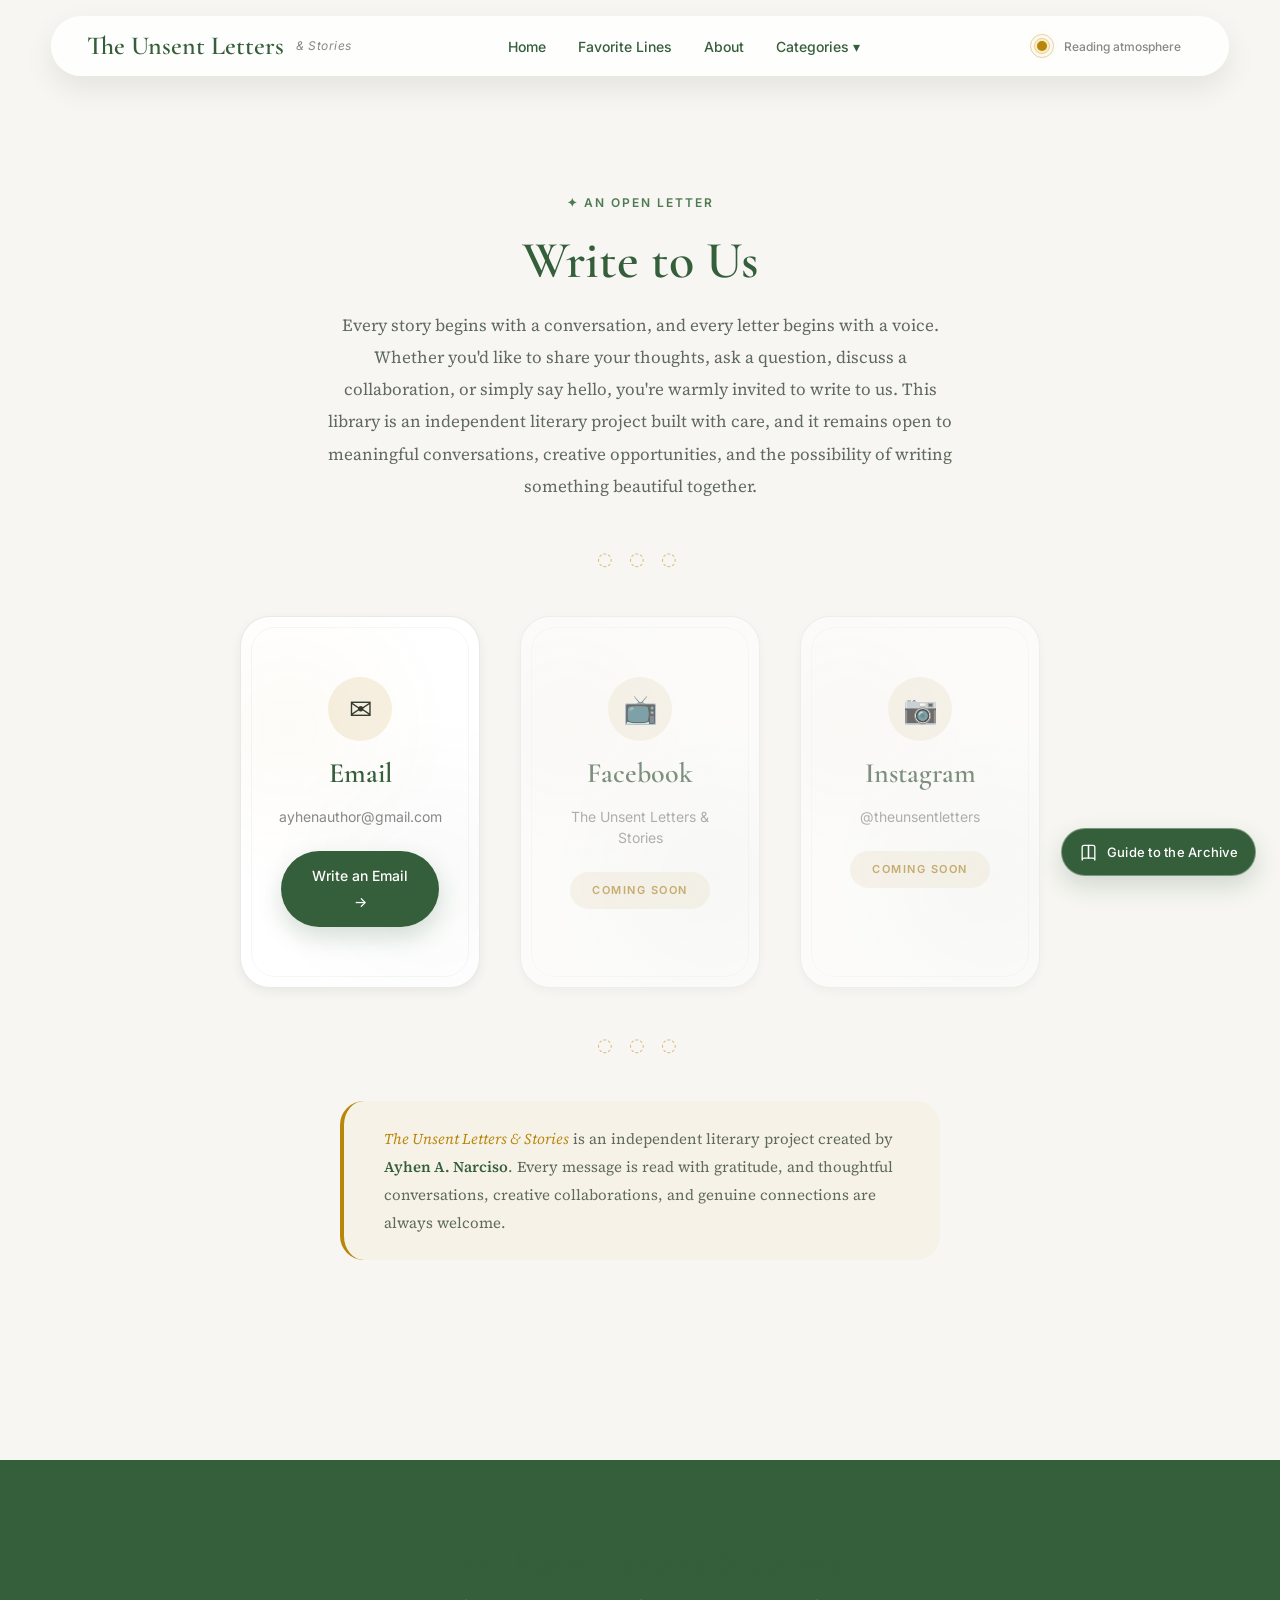
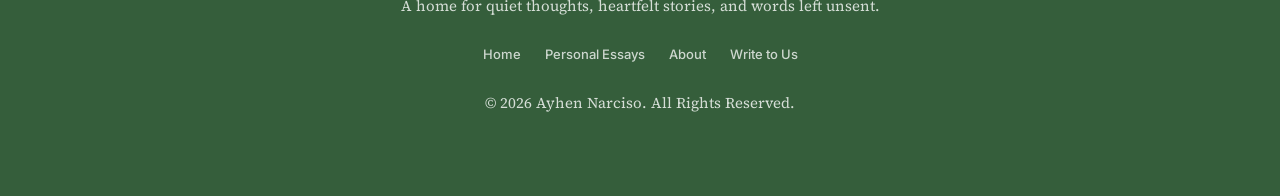
<file: write-to-us.html>
<!DOCTYPE html>
<html lang="en">
<head>
    <meta charset="UTF-8">
    <meta name="viewport" content="width=device-width, initial-scale=1.0">
    <title>Write to Us | The Unsent Letters & Stories</title>
    <script src="theme.js"></script>
    <link rel="stylesheet" href="style.css">
    <link rel="icon" type="image/png" href="assets/icons/favicon.png">

    <link rel="preconnect" href="https://fonts.googleapis.com">
    <link rel="preconnect" href="https://fonts.gstatic.com" crossorigin>
    <link href="https://fonts.googleapis.com/css2?family=Cormorant+Garamond:ital,wght@0,400;0,600;0,700;1,400;1,600&family=Source+Serif+4:ital,opsz,wght@0,8..60,400;0,8..60,600;1,8..60,400;1,8..60,600&family=Inter:wght@300;400;500;600&display=swap" rel="stylesheet">
</head>
<body>

    <!-- Navigation -->
    <nav>
        <div class="nav-logo">
            <a href="index.html">
                <span class="site-title">The Unsent Letters</span>
                <span class="site-subtitle">& Stories</span>
            </a>
        </div>

        <button class="hamburger" aria-label="Toggle menu">
            <span></span>
            <span></span>
            <span></span>
        </button>

        <ul class="nav-menu">
            <li><a href="index.html">Home</a></li>
            <li><a href="quotes.html">Favorite Lines</a></li>
            <li><a href="about.html">About</a></li>
            <li class="dropdown">
                <a href="#" class="dropdown-toggle">Categories ▾</a>
                <ul class="dropdown-menu">
                    <li><a href="essays.html">Personal Essays</a></li>
                    <li><a href="poems/index.html">Poems</a></li>
                    <li><a href="#">Short Stories</a></li>
                    <li><a href="#">Novels</a></li>
                    <li><a href="#">Articles</a></li>
                    <li><a href="letters-between-us.html">Letters Between Us</a></li>
                </ul>
            </li>
        </ul>
    </nav>

    <!-- Write to Us Section -->
    <section class="write-section reveal">
        <div class="write-container">

            <!-- Introduction -->
            <div class="write-intro">
                <p class="write-label">&#10022; An Open Letter</p>
                <h1>Write to Us</h1>
                <p class="write-intro-text">
                    Every story begins with a conversation, and every letter begins with a voice. Whether you'd like to share your thoughts, ask a question, discuss a collaboration, or simply say hello, you're warmly invited to write to us. This library is an independent literary project built with care, and it remains open to meaningful conversations, creative opportunities, and the possibility of writing something beautiful together.
                </p>
            </div>

            <div class="flower-decoration">&#9676; &#9676; &#9676;</div>

            <!-- Contact Grid -->
            <div class="write-grid">

                <!-- Email Card -->
                <article class="write-card">
                    <span class="write-card-icon">&#9993;</span>
                    <h2 class="write-card-title">Email</h2>
                    <p class="write-card-address">ayhenauthor@gmail.com</p>
                    <a href="mailto:ayhenauthor@gmail.com" class="write-card-button">Write an Email &rarr;</a>
                </article>

                <!-- Facebook Card -->
                <article class="write-card write-card--disabled">
                    <span class="write-card-icon">&#128250;</span>
                    <h2 class="write-card-title">Facebook</h2>
                    <p class="write-card-address">The Unsent Letters &amp; Stories</p>
                    <span class="write-card-badge">Coming Soon</span>
                </article>

                <!-- Instagram Card -->
                <article class="write-card write-card--disabled">
                    <span class="write-card-icon">&#128247;</span>
                    <h2 class="write-card-title">Instagram</h2>
                    <p class="write-card-address">@theunsentletters</p>
                    <span class="write-card-badge">Coming Soon</span>
                </article>

            </div>

            <div class="flower-decoration">&#9676; &#9676; &#9676;</div>

            <!-- Footer Note -->
            <div class="write-footer-note">
                <p><em>The Unsent Letters &amp; Stories</em> is an independent literary project created by <strong>Ayhen A. Narciso</strong>. Every message is read with gratitude, and thoughtful conversations, creative collaborations, and genuine connections are always welcome.</p>
            </div>

        </div>
    </section>

    <!-- Footer -->
    <footer class="site-footer">
        <h2 class="footer-title">The Unsent Letters & Stories</h2>
        <p>A home for quiet thoughts, heartfelt stories, and words left unsent.</p>

        <div class="footer-links">
            <a href="index.html">Home</a>
            <a href="essays.html">Personal Essays</a>
            <a href="about.html">About</a>
            <a href="write-to-us.html">Write to Us</a>
        </div>

        <p class="footer-copy">&copy; 2026 Ayhen Narciso. All Rights Reserved.</p>
    </footer>

    <button id="topButton" aria-label="Back to top">&uarr;</button>

    <script src="script.js"></script>
</body>
</html>
</file>
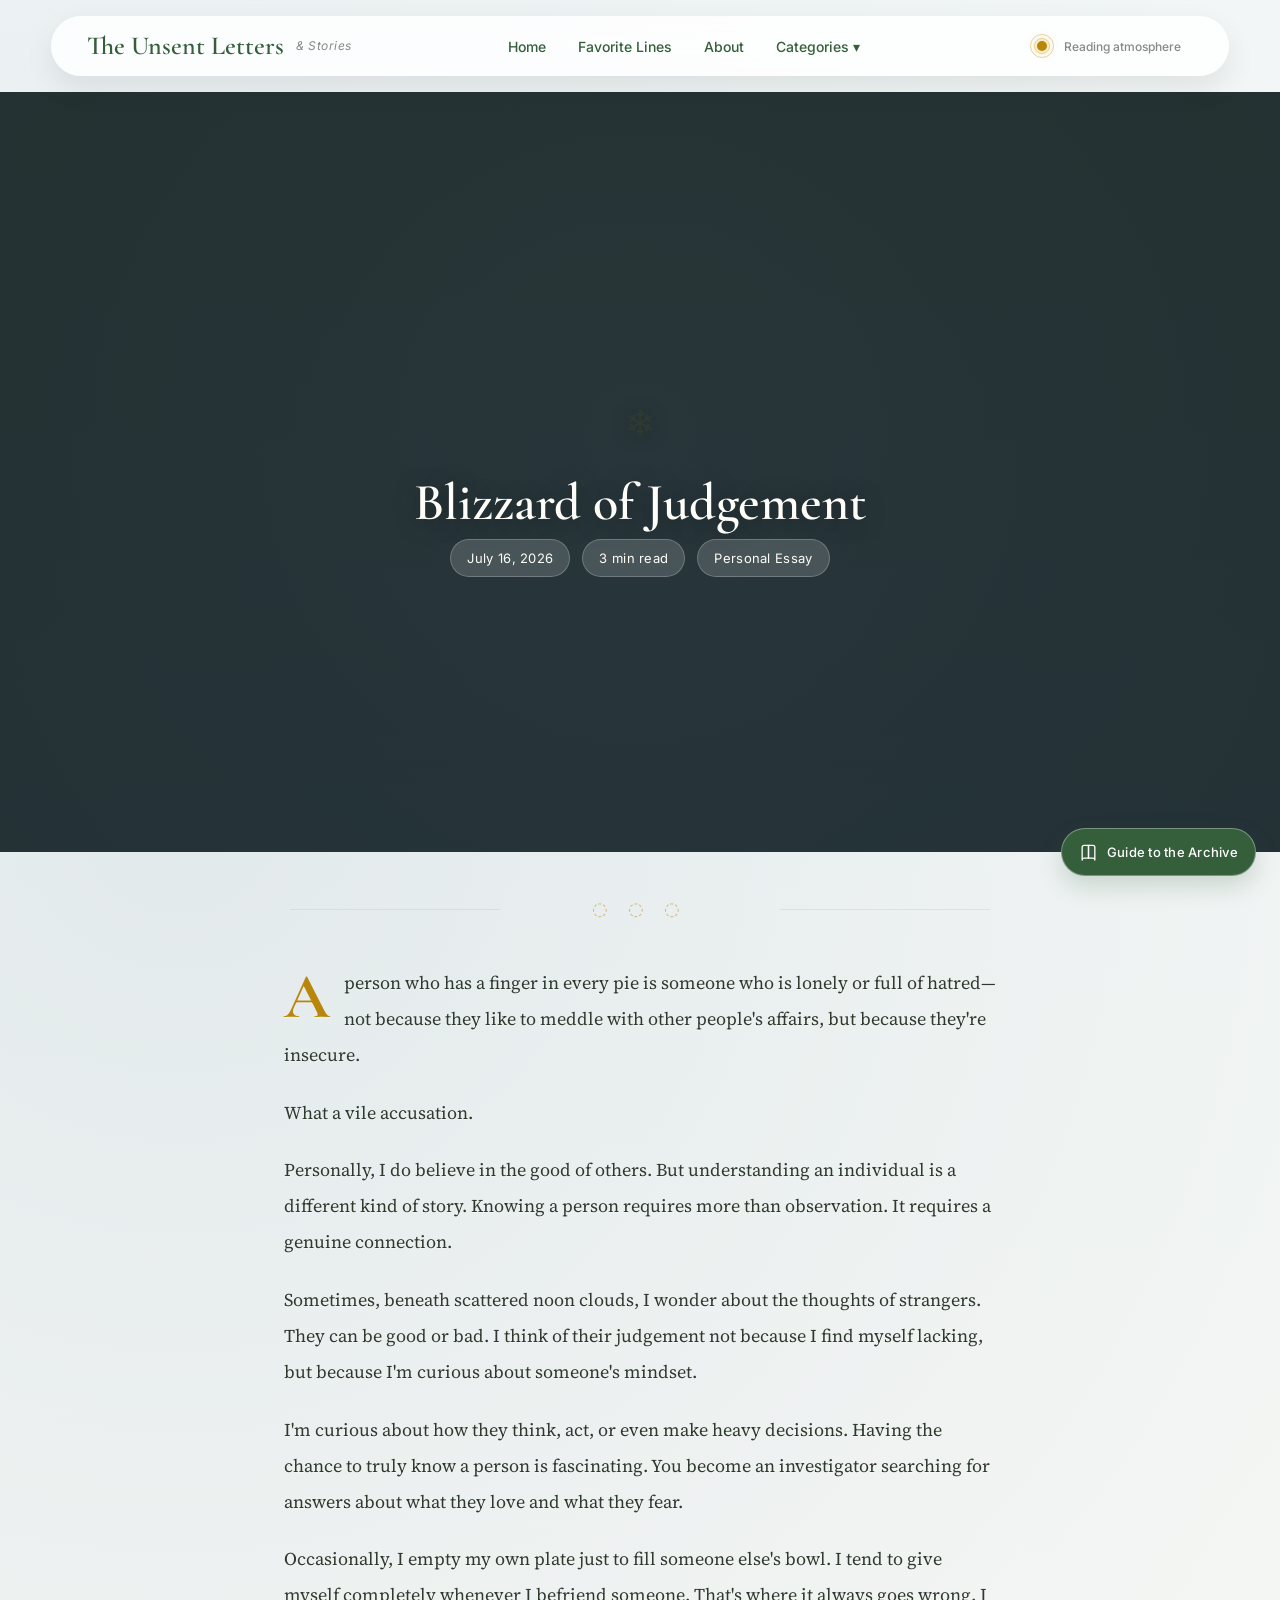
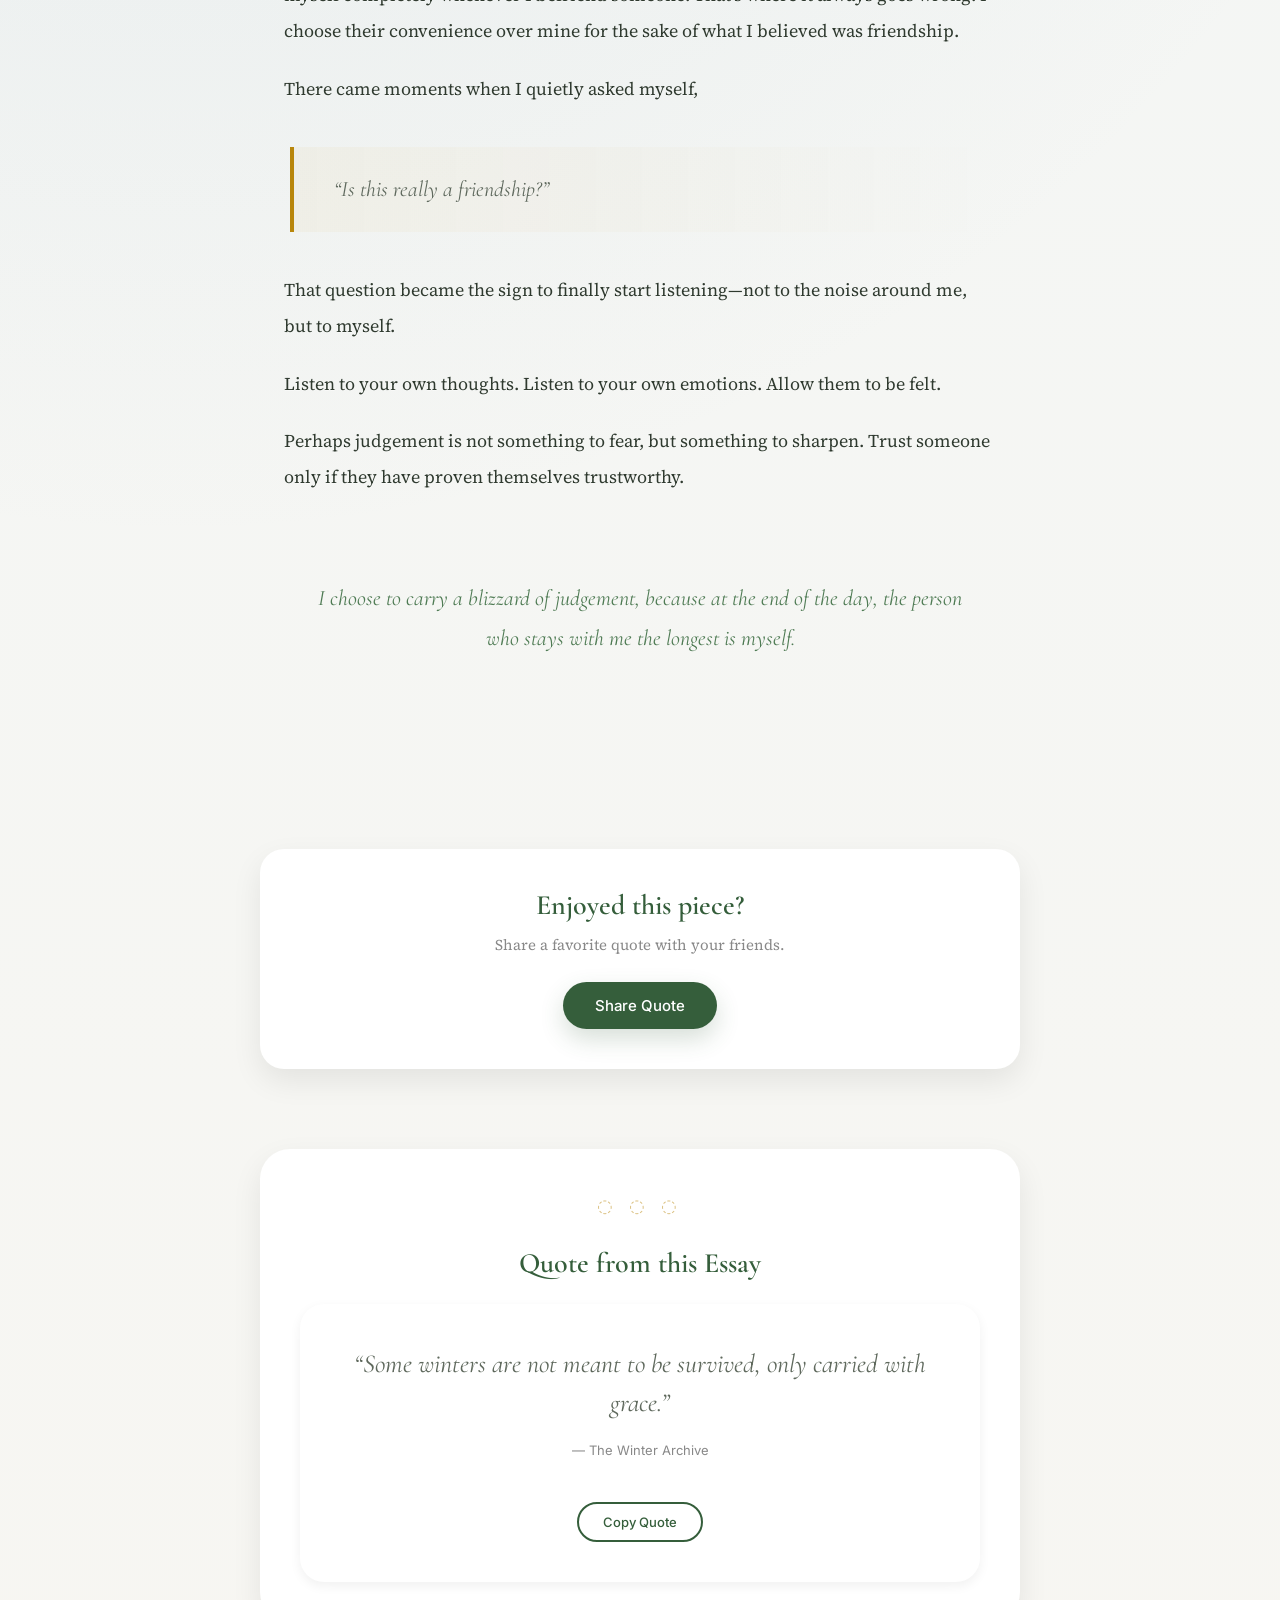
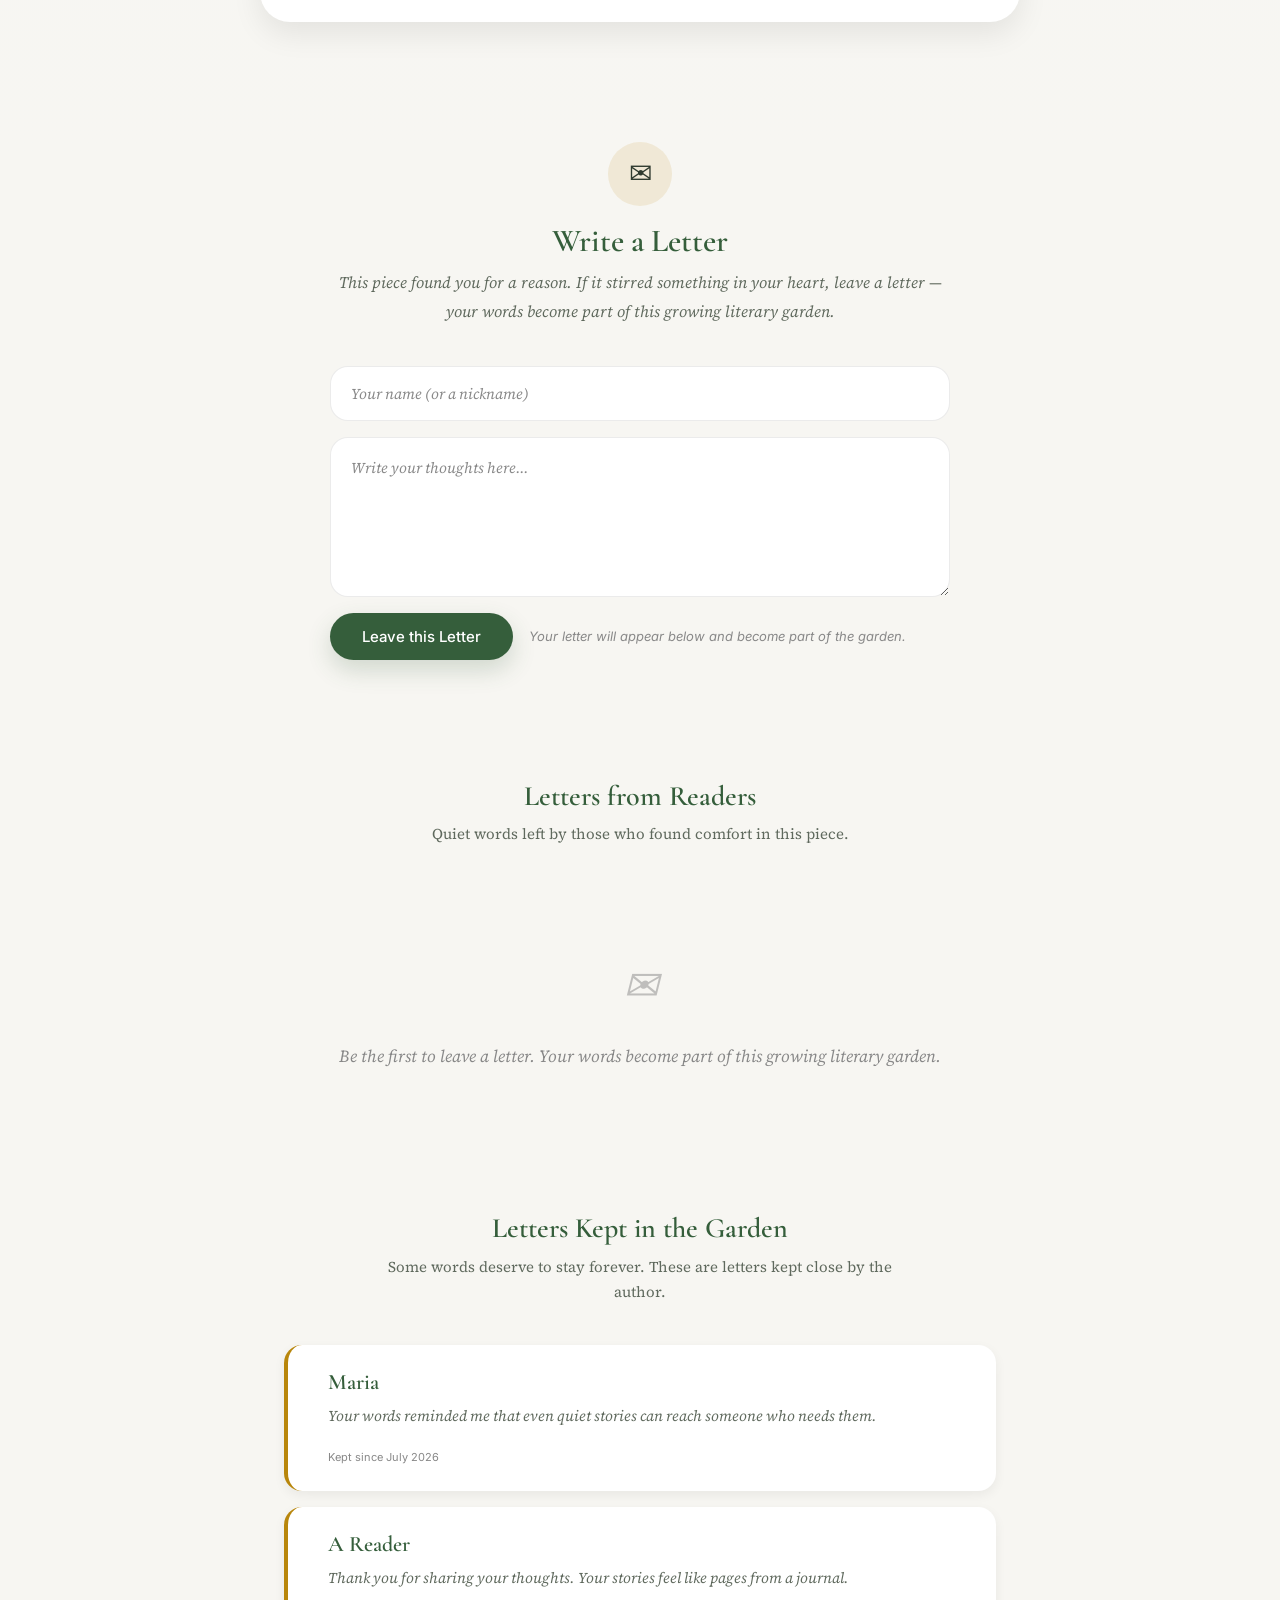
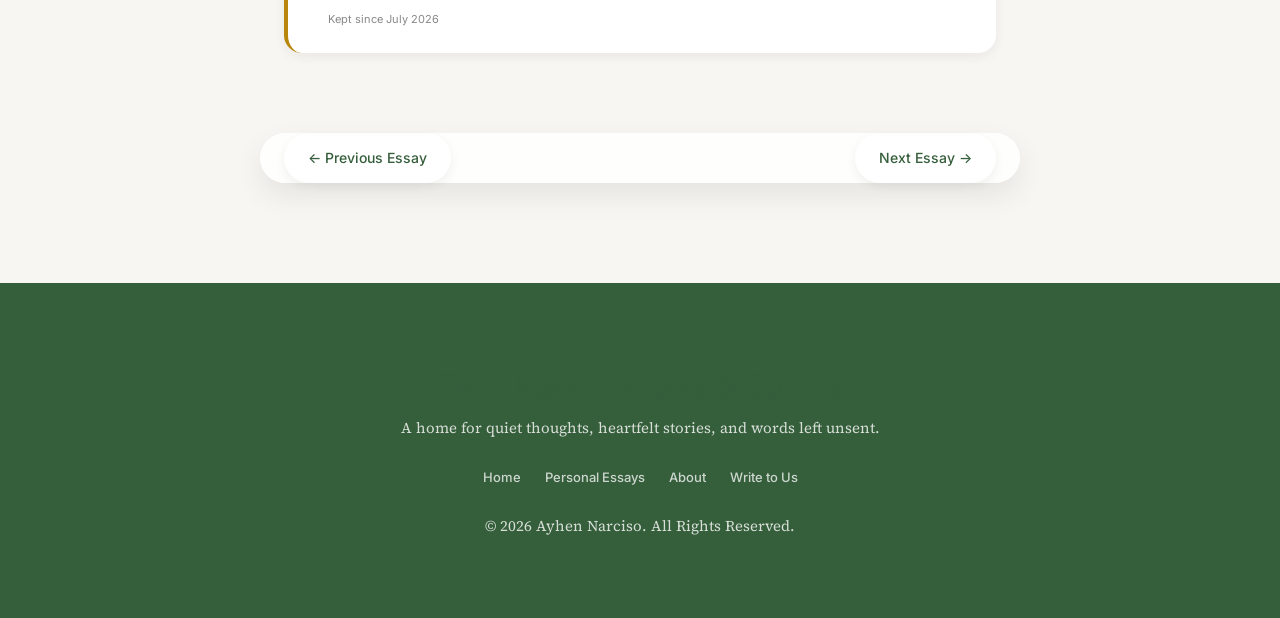
<file: essays/blizzard.html>
<!DOCTYPE html>
<html lang="en">
<head>
    <meta charset="UTF-8">
    <meta name="viewport" content="width=device-width, initial-scale=1.0">
    <title>Blizzard of Judgement | The Unsent Letters & Stories</title>
    <script src="../theme.js"></script>
    <link rel="stylesheet" href="../style.css">
    <link rel="icon" type="image/png" href="../assets/icons/favicon.png">

    <link rel="preconnect" href="https://fonts.googleapis.com">
    <link rel="preconnect" href="https://fonts.gstatic.com" crossorigin>
    <link href="https://fonts.googleapis.com/css2?family=Cormorant+Garamond:ital,wght@0,400;0,600;0,700;1,400;1,600&family=Source+Serif+4:ital,opsz,wght@0,8..60,400;0,8..60,600;1,8..60,400;1,8..60,600&family=Inter:wght@300;400;500;600&display=swap" rel="stylesheet">
</head>
<body class="article-page article-blizzard">

    <div id="progress-bar"></div>

    <!-- Navigation -->
    <nav>
        <div class="nav-logo">
            <a href="../index.html">
                <span class="site-title">The Unsent Letters</span>
                <span class="site-subtitle">& Stories</span>
            </a>
        </div>

        <button class="hamburger" aria-label="Toggle menu">
            <span></span>
            <span></span>
            <span></span>
        </button>

        <ul class="nav-menu">
            <li><a href="../index.html">Home</a></li>
            <li><a href="../quotes.html">Favorite Lines</a></li>
            <li><a href="../about.html">About</a></li>
            <li class="dropdown">
                <a href="#" class="dropdown-toggle">Categories ▾</a>
                <ul class="dropdown-menu">
                    <li><a href="../essays.html">Personal Essays</a></li>
                    <li><a href="../poems/index.html">Poems</a></li>
                    <li><a href="#">Short Stories</a></li>
                    <li><a href="#">Novels</a></li>
                    <li><a href="#">Articles</a></li>
                    <li><a href="../write-to-us.html">Write to Us</a></li>
                </ul>
            </li>
        </ul>
    </nav>

    <!-- Article Header -->
    <header class="article-header reveal">
        <span class="article-icon">&#10052;</span>
        <h1>Blizzard of Judgement</h1>
        <div class="article-meta">
            <span>July 16, 2026</span>
            <span>3 min read</span>
            <span>Personal Essay</span>
        </div>
    </header>

    <div class="article-separator">&#9676; &#9676; &#9676;</div>

    <!-- Article Content -->
    <article class="article-content reveal">
        <p>
            A person who has a finger in every pie is someone who is lonely or full of hatred&mdash;not because they like to meddle with other people's affairs, but because they're insecure.
        </p>

        <p>
            What a vile accusation.
        </p>

        <p>
            Personally, I do believe in the good of others. But understanding an individual is a different kind of story. Knowing a person requires more than observation. It requires a genuine connection.
        </p>

        <p>
            Sometimes, beneath scattered noon clouds, I wonder about the thoughts of strangers. They can be good or bad. I think of their judgement not because I find myself lacking, but because I'm curious about someone's mindset.
        </p>

        <p>
            I'm curious about how they think, act, or even make heavy decisions. Having the chance to truly know a person is fascinating. You become an investigator searching for answers about what they love and what they fear.
        </p>

        <p>
            Occasionally, I empty my own plate just to fill someone else's bowl. I tend to give myself completely whenever I befriend someone. That's where it always goes wrong. I choose their convenience over mine for the sake of what I believed was friendship.
        </p>

        <p>
            There came moments when I quietly asked myself,
        </p>

        <blockquote>
            &ldquo;Is this really a friendship?&rdquo;
        </blockquote>

        <p>
            That question became the sign to finally start listening&mdash;not to the noise around me, but to myself.
        </p>

        <p>
            Listen to your own thoughts.
            Listen to your own emotions.
            Allow them to be felt.
        </p>

        <p>
            Perhaps judgement is not something to fear, but something to sharpen. Trust someone only if they have proven themselves trustworthy.
        </p>

        <p class="closing-line">
            I choose to carry a blizzard of judgement, because at the end of the day, the person who stays with me the longest is myself.
        </p>
    </article>

    <!-- Share Card -->
    <section class="share-card reveal">
        <h3>Enjoyed this piece?</h3>
        <p>Share a favorite quote with your friends.</p>
        <button class="btn" onclick="shareThisPiece()">Share Quote</button>
    </section>

    <!-- Quote Section -->
    <section class="letters-section reveal">
        <div class="letters-header">
            <div class="flower-decoration">&#9676; &#9676; &#9676;</div>
            <h2>Quote from this Essay</h2>
        </div>

        <div class="quote-card">
            <p class="quote-text">
                &ldquo;Some winters are not meant to be survived, only carried with grace.&rdquo;
            </p>
            <p class="quote-author">&mdash; The Winter Archive</p>
            <button class="btn btn-outline copy-quote" type="button">Copy Quote</button>
        </div>
    </section>

    <!-- Write a Letter -->
    <section class="letter-writing-section reveal">
        <div class="letter-welcome">
            <span class="letter-welcome-icon">&#9993;</span>
            <h2>Write a Letter</h2>
            <p>This piece found you for a reason. If it stirred something in your heart, leave a letter — your words become part of this growing literary garden.</p>
        </div>

        <div class="letter-composition">
            <form id="letterFormWarm" class="letter-form-warm">
                <input type="text" id="warmReaderName" placeholder="Your name (or a nickname)" maxlength="40" required>
                <textarea id="warmReaderLetter" placeholder="Write your thoughts here..." maxlength="800" required></textarea>
                <div class="letter-submit-area">
                    <button type="submit" class="btn-submit-letter">Leave this Letter</button>
                    <p class="letter-form-note">Your letter will appear below and become part of the garden.</p>
                </div>
            </form>
        </div>
    </section>

    <!-- Reader Letters -->
    <section class="reader-letters reveal">
        <div class="reader-letters-header">
            <h2>Letters from Readers</h2>
            <p>Quiet words left by those who found comfort in this piece.</p>
        </div>
        <div id="lettersContainer"></div>
    </section>

    <!-- Garden Letters (Kept) -->
    <section class="garden-letters reveal">
        <div class="garden-header">
            <h2>Letters Kept in the Garden</h2>
            <p>Some words deserve to stay forever. These are letters kept close by the author.</p>
        </div>

        <div class="garden-container">
            <article class="garden-letter">
                <h3>Maria</h3>
                <p>Your words reminded me that even quiet stories can reach someone who needs them.</p>
                <span class="garden-letter-date">Kept since July 2026</span>
            </article>
            <article class="garden-letter">
                <h3>A Reader</h3>
                <p>Thank you for sharing your thoughts. Your stories feel like pages from a journal.</p>
                <span class="garden-letter-date">Kept since July 2026</span>
            </article>
        </div>
    </section>

    <!-- Article Navigation -->
    <nav class="article-nav">
        <a href="sunflower.html">&larr; Previous Essay</a>
        <a href="eccentric.html">Next Essay &rarr;</a>
    </nav>

    <!-- Footer -->
    <footer class="site-footer">
        <h2 class="footer-title">The Unsent Letters & Stories</h2>
        <p>A home for quiet thoughts, heartfelt stories, and words left unsent.</p>

        <div class="footer-links">
            <a href="../index.html">Home</a>
            <a href="../essays.html">Personal Essays</a>
            <a href="../about.html">About</a>
            <a href="../write-to-us.html">Write to Us</a>
        </div>

        <p class="footer-copy">&copy; 2026 Ayhen Narciso. All Rights Reserved.</p>
    </footer>

    <button id="topButton" aria-label="Back to top">&uarr;</button>

    <!-- Share Modal -->
    <div id="shareModal" class="share-modal">
        <div class="share-modal-content">
            <div class="share-modal-header">
                <div class="share-modal-header-text">
                    <h2 class="share-modal-title">Carry this piece with you</h2>
                    <p class="share-modal-description">If these words stayed with you, perhaps they'll stay with someone else too.</p>
                </div>
                <button class="close-share" aria-label="Close share modal">&times;</button>
            </div>
            <div class="share-modal-body">
                <div class="share-actions">

                    <button onclick="shareThisPiece()" class="share-action-btn--primary">&#x2795; Share This Piece</button>

                    <div class="share-section-row">Visual Content</div>

                    <div class="share-grid-2">
                        <button onclick="downloadQuoteCard('instagram-post')" class="share-action-btn">&#x1F4F7; Quote Card</button>
                        <button onclick="downloadPromoCard()" class="share-action-btn">&#x1F3F7; Promo Card</button>
                    </div>

                    <div class="share-grid-2">
                        <button onclick="copyImage('quote')" class="share-action-btn">&#x1F4CB; Copy Image</button>
                        <button onclick="saveToDevice('quote')" class="share-action-btn">&#x1F4BE; Save to Device</button>
                    </div>

                    <div class="share-section-row">Social Media</div>

                    <div class="share-grid-social">
                        <button onclick="shareFacebook()" class="share-action-btn">&#x1F4F1; FB</button>
                        <button onclick="shareX()" class="share-action-btn">&#x1D54F; X</button>
                        <button onclick="shareToInstagramStory()" class="share-action-btn share-action-btn--instagram">&#x1F4F8; Story</button>
                    </div>

                    <div class="share-section-row">Link &amp; Share</div>

                    <button onclick="copyLink()" class="share-action-btn share-action-btn--link">&#x1F517; Copy Essay Link</button>
                    <button onclick="nativeShare()" class="share-action-btn share-action-btn--link" style="background:var(--accent);color:var(--text-on-accent);border:none;">&#x1F30D; Share via...</button>

                </div>
            </div>
        </div>
    </div>

    <!-- Instagram Guide Modal -->
    <div id="instagramGuideModal" class="instagram-guide-modal" role="dialog" aria-modal="true" aria-labelledby="instagramGuideTitle" aria-hidden="true">
        <div class="instagram-guide-overlay"></div>
        <div class="instagram-guide-panel">
            <button class="instagram-guide-close" type="button" aria-label="Close Instagram guide">&times;</button>
            <div class="instagram-guide-content">
                <div class="instagram-guide-icon">&#128247;</div>
                <h2 id="instagramGuideTitle">Share to Instagram</h2>
                <p class="instagram-guide-intro">Your quote card has been downloaded. Here's how to share it:</p>
                <ol class="instagram-guide-steps">
                    <li><strong>Open Instagram</strong> on your mobile device.</li>
                    <li id="instagramStepAction"><strong>Tap Create</strong> (the + icon) and select <strong>Story</strong> or <strong>Post</strong>.</li>
                    <li><strong>Select the downloaded image</strong> from your gallery.</li>
                    <li>Resize, add stickers, or keep it as is — it's already formatted perfectly.</li>
                    <li><strong>Share</strong> and tag <strong>@theunsentletters</strong> so we can see it!</li>
                </ol>
                <p class="instagram-guide-note">Your quote card has been saved to your downloads folder.</p>
                <button class="btn instagram-guide-done" type="button">Got it</button>
            </div>
        </div>
    </div>

    <script src="../share.js"></script>
    <script src="../script.js"></script>
</body>
</html>
</file>
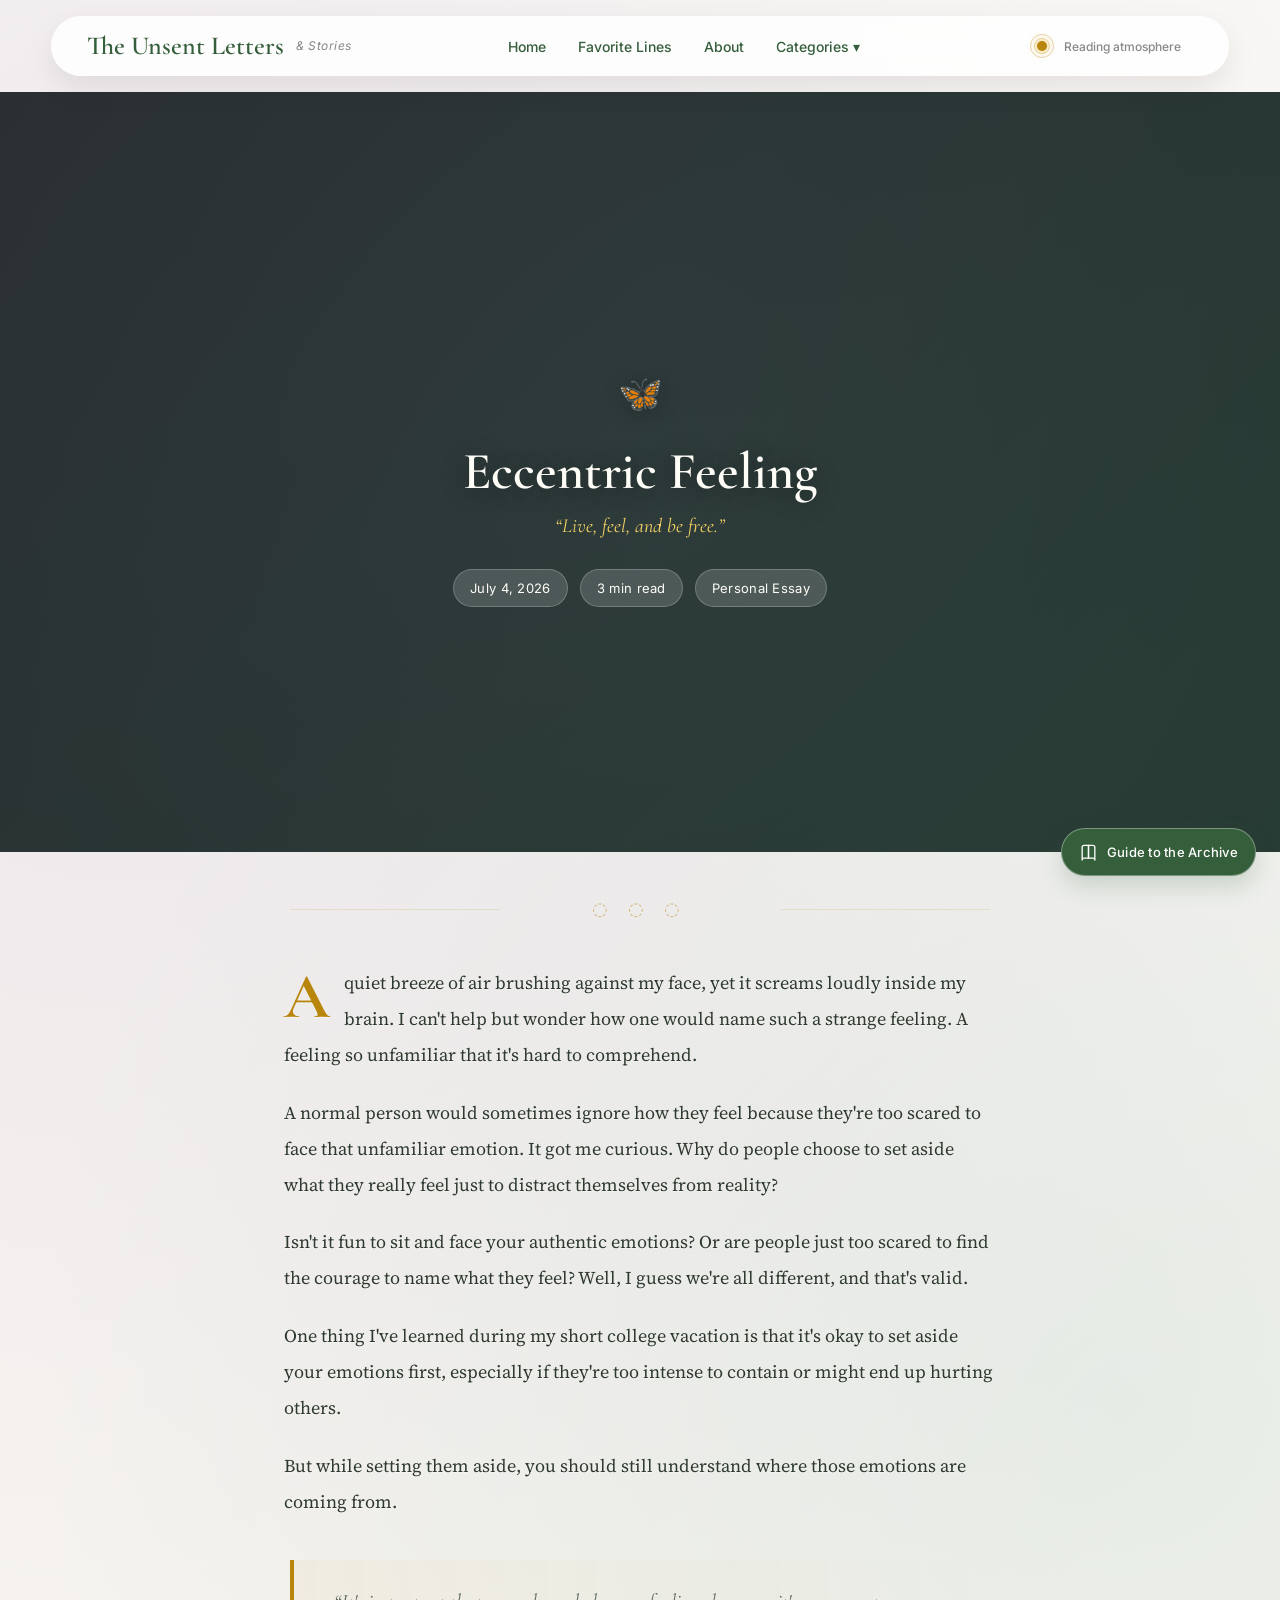
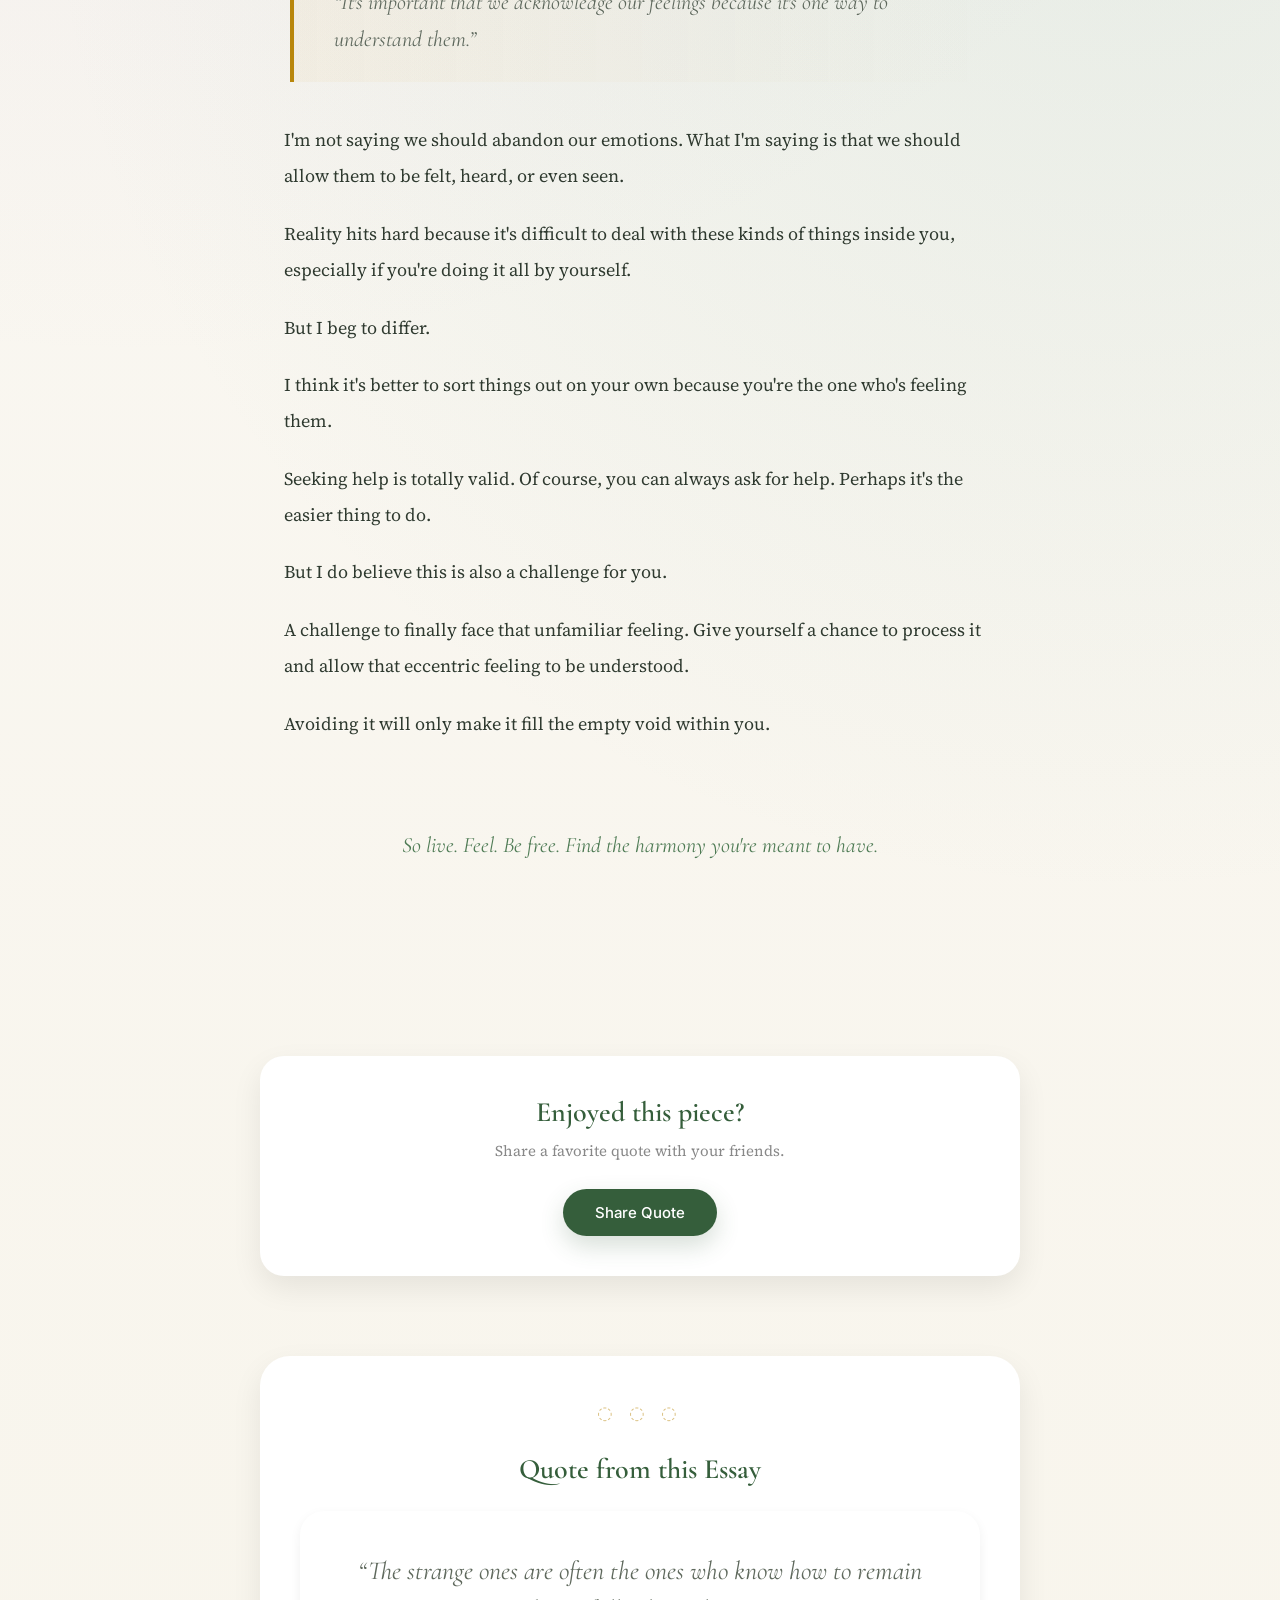
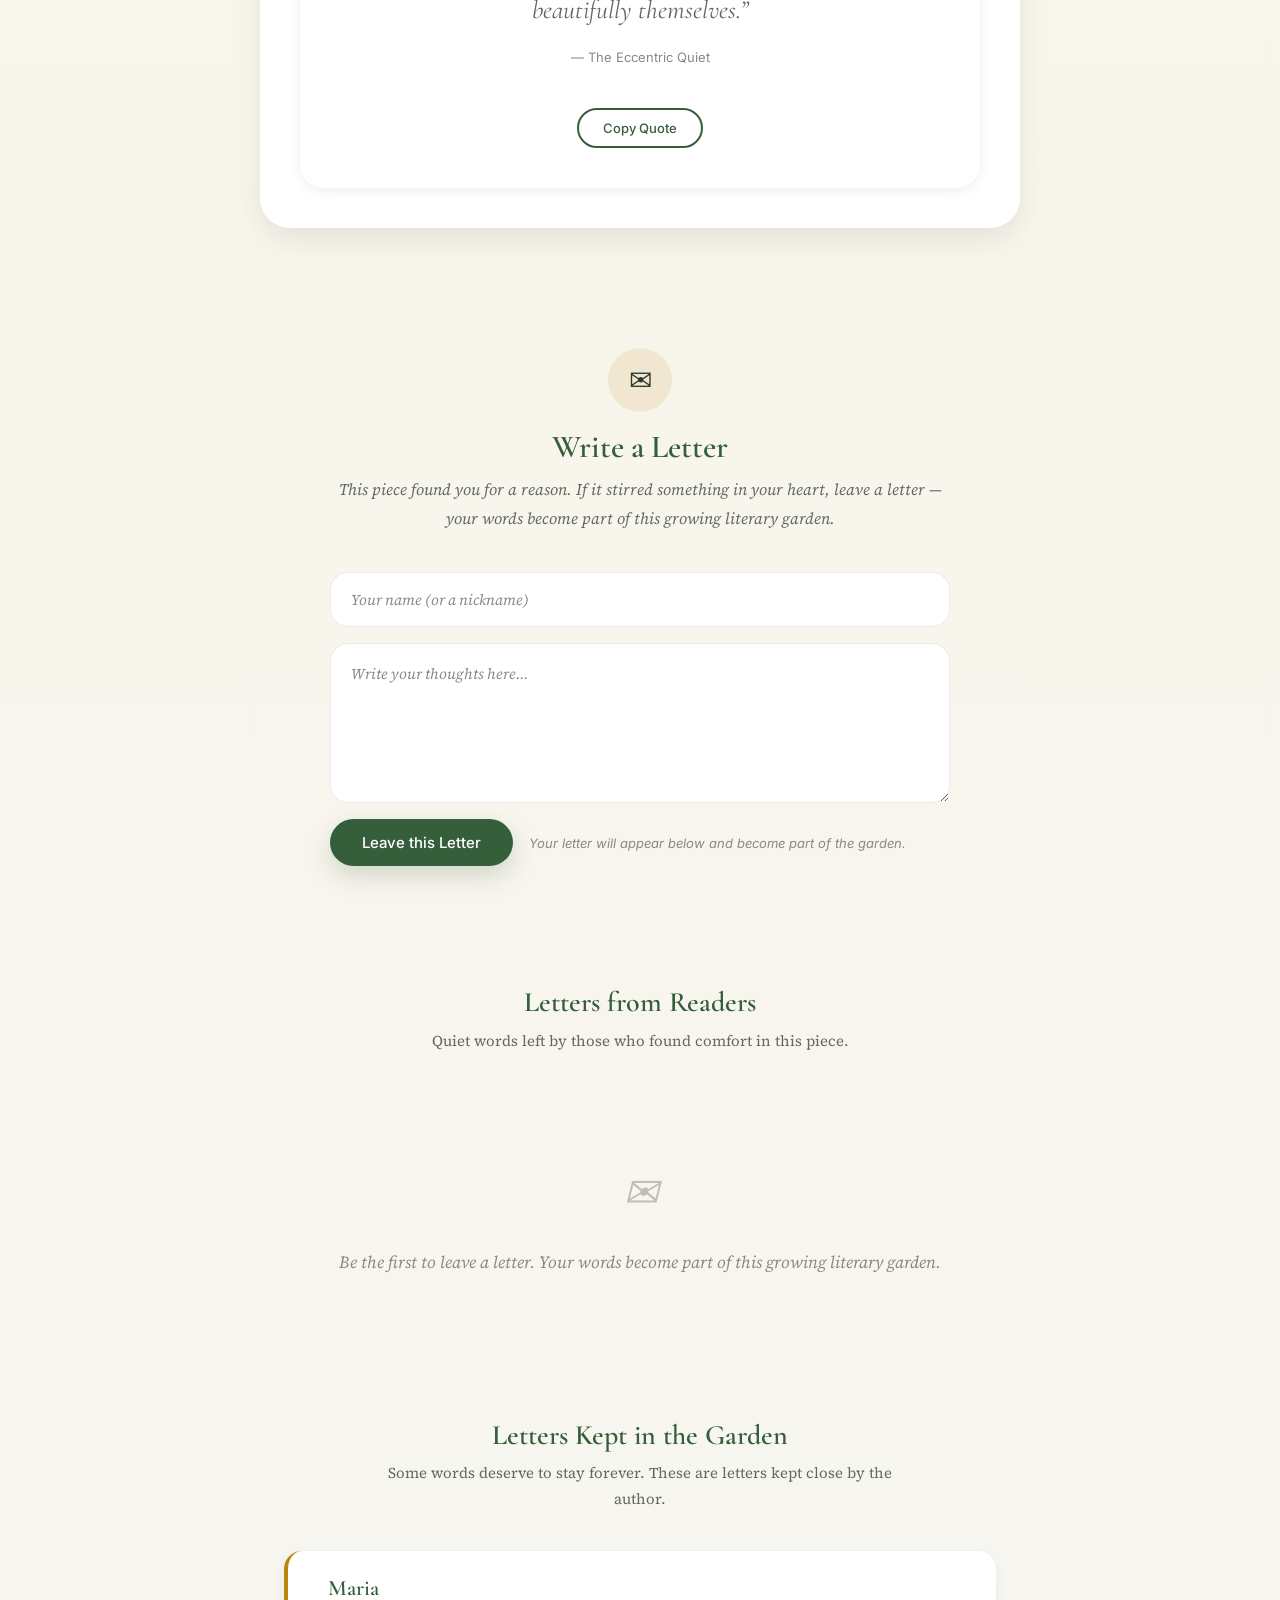
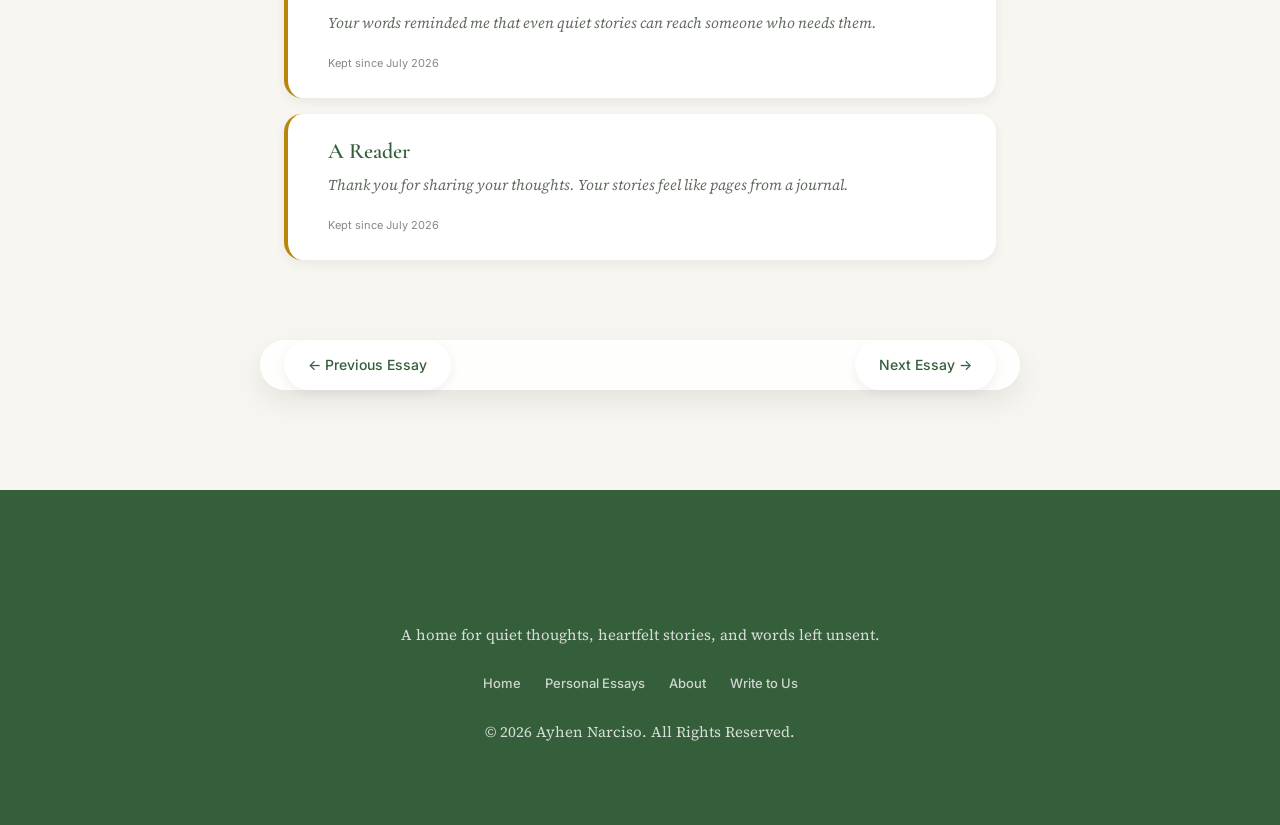
<file: essays/eccentric.html>
<!DOCTYPE html>
<html lang="en">
<head>
    <meta charset="UTF-8">
    <meta name="viewport" content="width=device-width, initial-scale=1.0">
    <title>Eccentric Feeling | The Unsent Letters & Stories</title>
    <script src="../theme.js"></script>
    <link rel="stylesheet" href="../style.css">
    <link rel="icon" type="image/png" href="../assets/icons/favicon.png">

    <link rel="preconnect" href="https://fonts.googleapis.com">
    <link rel="preconnect" href="https://fonts.gstatic.com" crossorigin>
    <link href="https://fonts.googleapis.com/css2?family=Cormorant+Garamond:ital,wght@0,400;0,600;0,700;1,400;1,600&family=Source+Serif+4:ital,opsz,wght@0,8..60,400;0,8..60,600;1,8..60,400;1,8..60,600&family=Inter:wght@300;400;500;600&display=swap" rel="stylesheet">
</head>
<body class="article-page article-eccentric">

    <div id="progress-bar"></div>

    <!-- Navigation -->
    <nav>
        <div class="nav-logo">
            <a href="../index.html">
                <span class="site-title">The Unsent Letters</span>
                <span class="site-subtitle">& Stories</span>
            </a>
        </div>

        <button class="hamburger" aria-label="Toggle menu">
            <span></span>
            <span></span>
            <span></span>
        </button>

        <ul class="nav-menu">
            <li><a href="../index.html">Home</a></li>
            <li><a href="../quotes.html">Favorite Lines</a></li>
            <li><a href="../about.html">About</a></li>
            <li class="dropdown">
                <a href="#" class="dropdown-toggle">Categories ▾</a>
                <ul class="dropdown-menu">
                    <li><a href="../essays.html">Personal Essays</a></li>
                    <li><a href="../poems/index.html">Poems</a></li>
                    <li><a href="#">Short Stories</a></li>
                    <li><a href="#">Novels</a></li>
                    <li><a href="#">Articles</a></li>
                    <li><a href="../write-to-us.html">Write to Us</a></li>
                </ul>
            </li>
        </ul>
    </nav>

    <!-- Article Header -->
    <header class="article-header reveal">
        <span class="article-icon">&#129419;</span>
        <h1>Eccentric Feeling</h1>
        <p class="article-subtitle">&ldquo;Live, feel, and be free.&rdquo;</p>
        <div class="article-meta">
            <span>July 4, 2026</span>
            <span>3 min read</span>
            <span>Personal Essay</span>
        </div>
    </header>

    <div class="article-separator">&#9676; &#9676; &#9676;</div>

    <!-- Article Content -->
    <article class="article-content reveal">
        <p>
            A quiet breeze of air brushing against my face, yet it screams loudly inside my brain. I can't help but wonder how one would name such a strange feeling. A feeling so unfamiliar that it's hard to comprehend.
        </p>

        <p>
            A normal person would sometimes ignore how they feel because they're too scared to face that unfamiliar emotion. It got me curious. Why do people choose to set aside what they really feel just to distract themselves from reality?
        </p>

        <p>
            Isn't it fun to sit and face your authentic emotions? Or are people just too scared to find the courage to name what they feel? Well, I guess we're all different, and that's valid.
        </p>

        <p>
            One thing I've learned during my short college vacation is that it's okay to set aside your emotions first, especially if they're too intense to contain or might end up hurting others.
        </p>

        <p>
            But while setting them aside, you should still understand where those emotions are coming from.
        </p>

        <blockquote>
            &ldquo;It's important that we acknowledge our feelings because it's one way to understand them.&rdquo;
        </blockquote>

        <p>
            I'm not saying we should abandon our emotions. What I'm saying is that we should allow them to be felt, heard, or even seen.
        </p>

        <p>
            Reality hits hard because it's difficult to deal with these kinds of things inside you, especially if you're doing it all by yourself.
        </p>

        <p>
            But I beg to differ.
        </p>

        <p>
            I think it's better to sort things out on your own because you're the one who's feeling them.
        </p>

        <p>
            Seeking help is totally valid. Of course, you can always ask for help. Perhaps it's the easier thing to do.
        </p>

        <p>
            But I do believe this is also a challenge for you.
        </p>

        <p>
            A challenge to finally face that unfamiliar feeling. Give yourself a chance to process it and allow that eccentric feeling to be understood.
        </p>

        <p>
            Avoiding it will only make it fill the empty void within you.
        </p>

        <p class="closing-line">
            So live. Feel. Be free. Find the harmony you're meant to have.
        </p>
    </article>

    <!-- Share Card -->
    <section class="share-card reveal">
        <h3>Enjoyed this piece?</h3>
        <p>Share a favorite quote with your friends.</p>
        <button class="btn" onclick="shareThisPiece()">Share Quote</button>
    </section>

    <!-- Quote Section -->
    <section class="letters-section reveal">
        <div class="letters-header">
            <div class="flower-decoration">&#9676; &#9676; &#9676;</div>
            <h2>Quote from this Essay</h2>
        </div>

        <div class="quote-card">
            <p class="quote-text">
                &ldquo;The strange ones are often the ones who know how to remain beautifully themselves.&rdquo;
            </p>
            <p class="quote-author">&mdash; The Eccentric Quiet</p>
            <button class="btn btn-outline copy-quote" type="button">Copy Quote</button>
        </div>
    </section>

    <!-- Write a Letter -->
    <section class="letter-writing-section reveal">
        <div class="letter-welcome">
            <span class="letter-welcome-icon">&#9993;</span>
            <h2>Write a Letter</h2>
            <p>This piece found you for a reason. If it stirred something in your heart, leave a letter — your words become part of this growing literary garden.</p>
        </div>

        <div class="letter-composition">
            <form id="letterFormWarm" class="letter-form-warm">
                <input type="text" id="warmReaderName" placeholder="Your name (or a nickname)" maxlength="40" required>
                <textarea id="warmReaderLetter" placeholder="Write your thoughts here..." maxlength="800" required></textarea>
                <div class="letter-submit-area">
                    <button type="submit" class="btn-submit-letter">Leave this Letter</button>
                    <p class="letter-form-note">Your letter will appear below and become part of the garden.</p>
                </div>
            </form>
        </div>
    </section>

    <!-- Reader Letters -->
    <section class="reader-letters reveal">
        <div class="reader-letters-header">
            <h2>Letters from Readers</h2>
            <p>Quiet words left by those who found comfort in this piece.</p>
        </div>
        <div id="lettersContainer"></div>
    </section>

    <!-- Garden Letters (Kept) -->
    <section class="garden-letters reveal">
        <div class="garden-header">
            <h2>Letters Kept in the Garden</h2>
            <p>Some words deserve to stay forever. These are letters kept close by the author.</p>
        </div>

        <div class="garden-container">
            <article class="garden-letter">
                <h3>Maria</h3>
                <p>Your words reminded me that even quiet stories can reach someone who needs them.</p>
                <span class="garden-letter-date">Kept since July 2026</span>
            </article>
            <article class="garden-letter">
                <h3>A Reader</h3>
                <p>Thank you for sharing your thoughts. Your stories feel like pages from a journal.</p>
                <span class="garden-letter-date">Kept since July 2026</span>
            </article>
        </div>
    </section>

    <!-- Article Navigation -->
    <nav class="article-nav">
        <a href="blizzard.html">&larr; Previous Essay</a>
        <a href="moonbound.html">Next Essay &rarr;</a>
    </nav>

    <!-- Footer -->
    <footer class="site-footer">
        <h2 class="footer-title">The Unsent Letters & Stories</h2>
        <p>A home for quiet thoughts, heartfelt stories, and words left unsent.</p>

        <div class="footer-links">
            <a href="../index.html">Home</a>
            <a href="../essays.html">Personal Essays</a>
            <a href="../about.html">About</a>
            <a href="../write-to-us.html">Write to Us</a>
        </div>

        <p class="footer-copy">&copy; 2026 Ayhen Narciso. All Rights Reserved.</p>
    </footer>

    <button id="topButton" aria-label="Back to top">&uarr;</button>

    <!-- Share Modal -->
    <div id="shareModal" class="share-modal">
        <div class="share-modal-content">
            <div class="share-modal-header">
                <div class="share-modal-header-text">
                    <h2 class="share-modal-title">Carry this piece with you</h2>
                    <p class="share-modal-description">If these words stayed with you, perhaps they'll stay with someone else too.</p>
                </div>
                <button class="close-share" aria-label="Close share modal">&times;</button>
            </div>
            <div class="share-modal-body">
                <div class="share-actions">

                    <button onclick="shareThisPiece()" class="share-action-btn--primary">&#x2795; Share This Piece</button>

                    <div class="share-section-row">Visual Content</div>

                    <div class="share-grid-2">
                        <button onclick="downloadQuoteCard('instagram-post')" class="share-action-btn">&#x1F4F7; Quote Card</button>
                        <button onclick="downloadPromoCard()" class="share-action-btn">&#x1F3F7; Promo Card</button>
                    </div>

                    <div class="share-grid-2">
                        <button onclick="copyImage('quote')" class="share-action-btn">&#x1F4CB; Copy Image</button>
                        <button onclick="saveToDevice('quote')" class="share-action-btn">&#x1F4BE; Save to Device</button>
                    </div>

                    <div class="share-section-row">Social Media</div>

                    <div class="share-grid-social">
                        <button onclick="shareFacebook()" class="share-action-btn">&#x1F4F1; FB</button>
                        <button onclick="shareX()" class="share-action-btn">&#x1D54F; X</button>
                        <button onclick="shareToInstagramStory()" class="share-action-btn share-action-btn--instagram">&#x1F4F8; Story</button>
                    </div>

                    <div class="share-section-row">Link &amp; Share</div>

                    <button onclick="copyLink()" class="share-action-btn share-action-btn--link">&#x1F517; Copy Essay Link</button>
                    <button onclick="nativeShare()" class="share-action-btn share-action-btn--link" style="background:var(--accent);color:var(--text-on-accent);border:none;">&#x1F30D; Share via...</button>

                </div>
            </div>
        </div>
    </div>

    <!-- Instagram Guide Modal -->
    <div id="instagramGuideModal" class="instagram-guide-modal" role="dialog" aria-modal="true" aria-labelledby="instagramGuideTitle" aria-hidden="true">
        <div class="instagram-guide-overlay"></div>
        <div class="instagram-guide-panel">
            <button class="instagram-guide-close" type="button" aria-label="Close Instagram guide">&times;</button>
            <div class="instagram-guide-content">
                <div class="instagram-guide-icon">&#128247;</div>
                <h2 id="instagramGuideTitle">Share to Instagram</h2>
                <p class="instagram-guide-intro">Your quote card has been downloaded. Here's how to share it:</p>
                <ol class="instagram-guide-steps">
                    <li><strong>Open Instagram</strong> on your mobile device.</li>
                    <li id="instagramStepAction"><strong>Tap Create</strong> (the + icon) and select <strong>Story</strong> or <strong>Post</strong>.</li>
                    <li><strong>Select the downloaded image</strong> from your gallery.</li>
                    <li>Resize, add stickers, or keep it as is — it's already formatted perfectly.</li>
                    <li><strong>Share</strong> and tag <strong>@theunsentletters</strong> so we can see it!</li>
                </ol>
                <p class="instagram-guide-note">Your quote card has been saved to your downloads folder.</p>
                <button class="btn instagram-guide-done" type="button">Got it</button>
            </div>
        </div>
    </div>

    <script src="../share.js"></script>
    <script src="../script.js"></script>
</body>
</html>
</file>
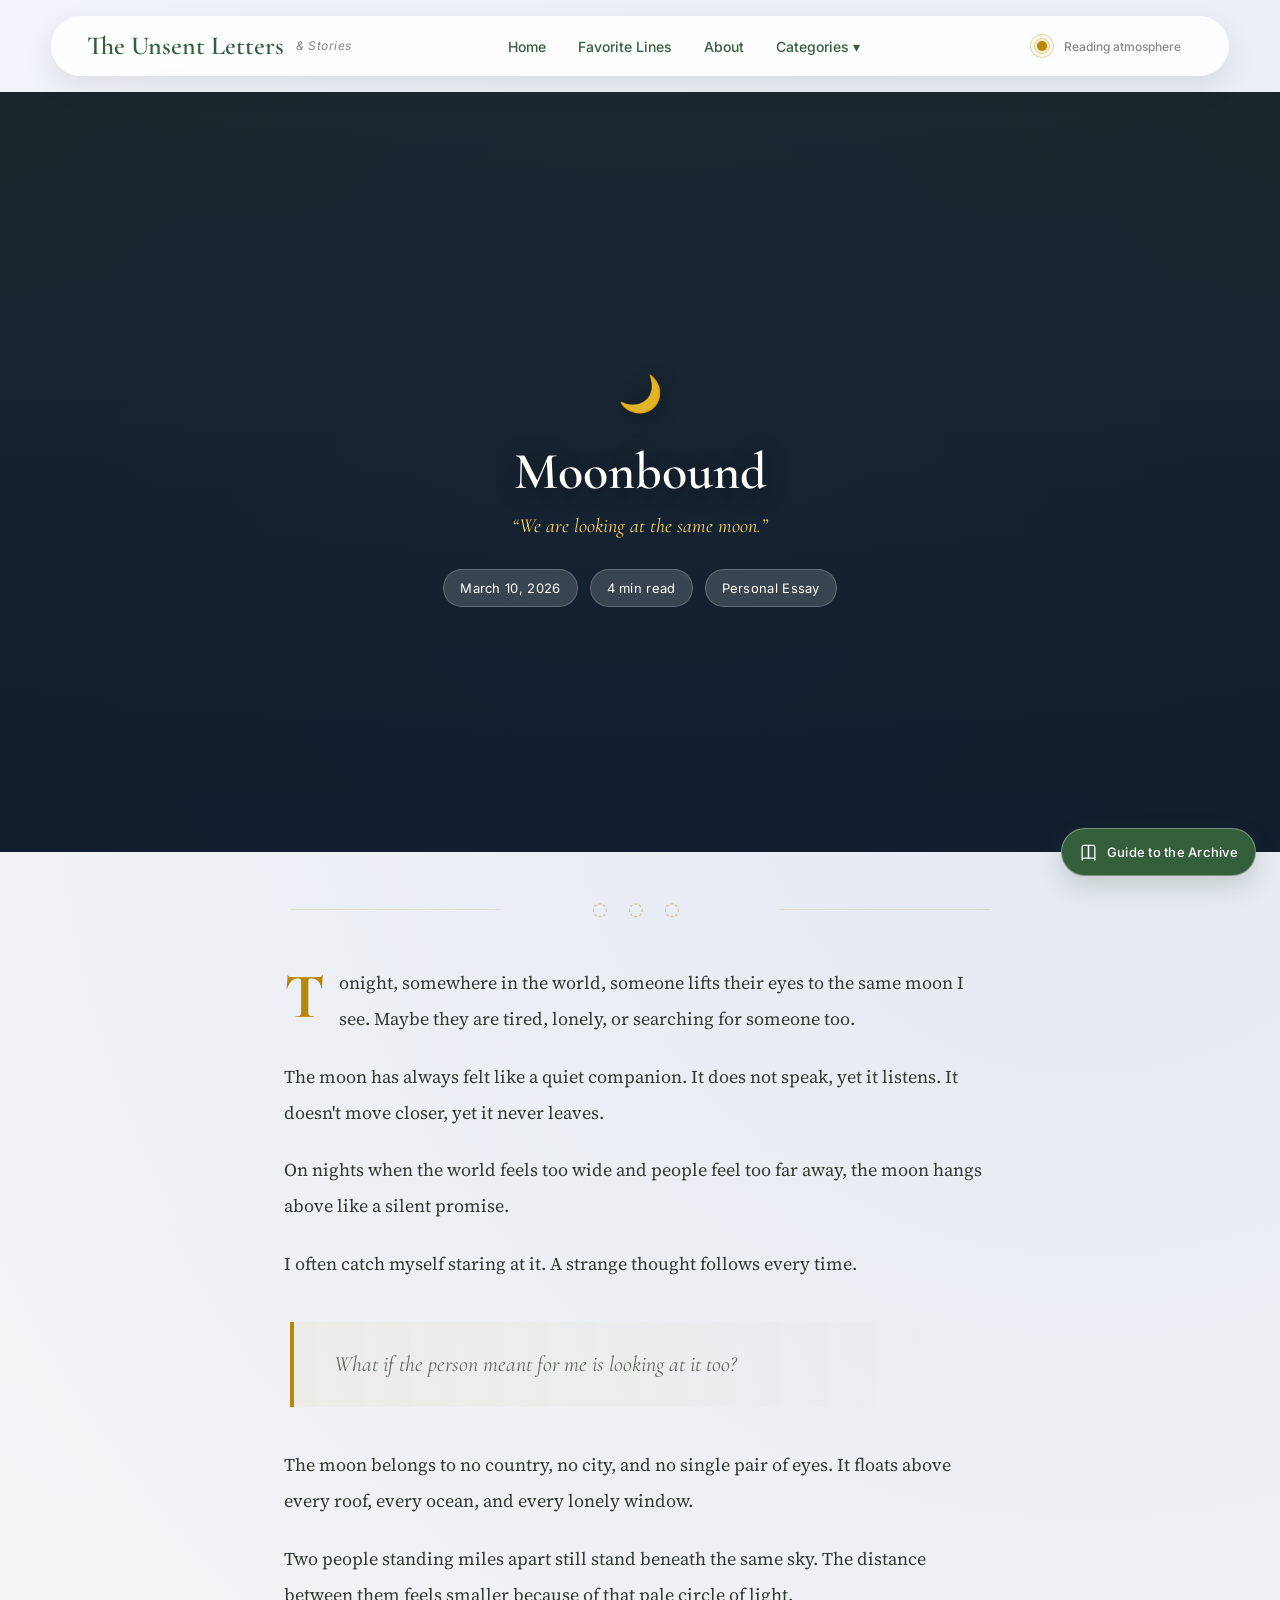
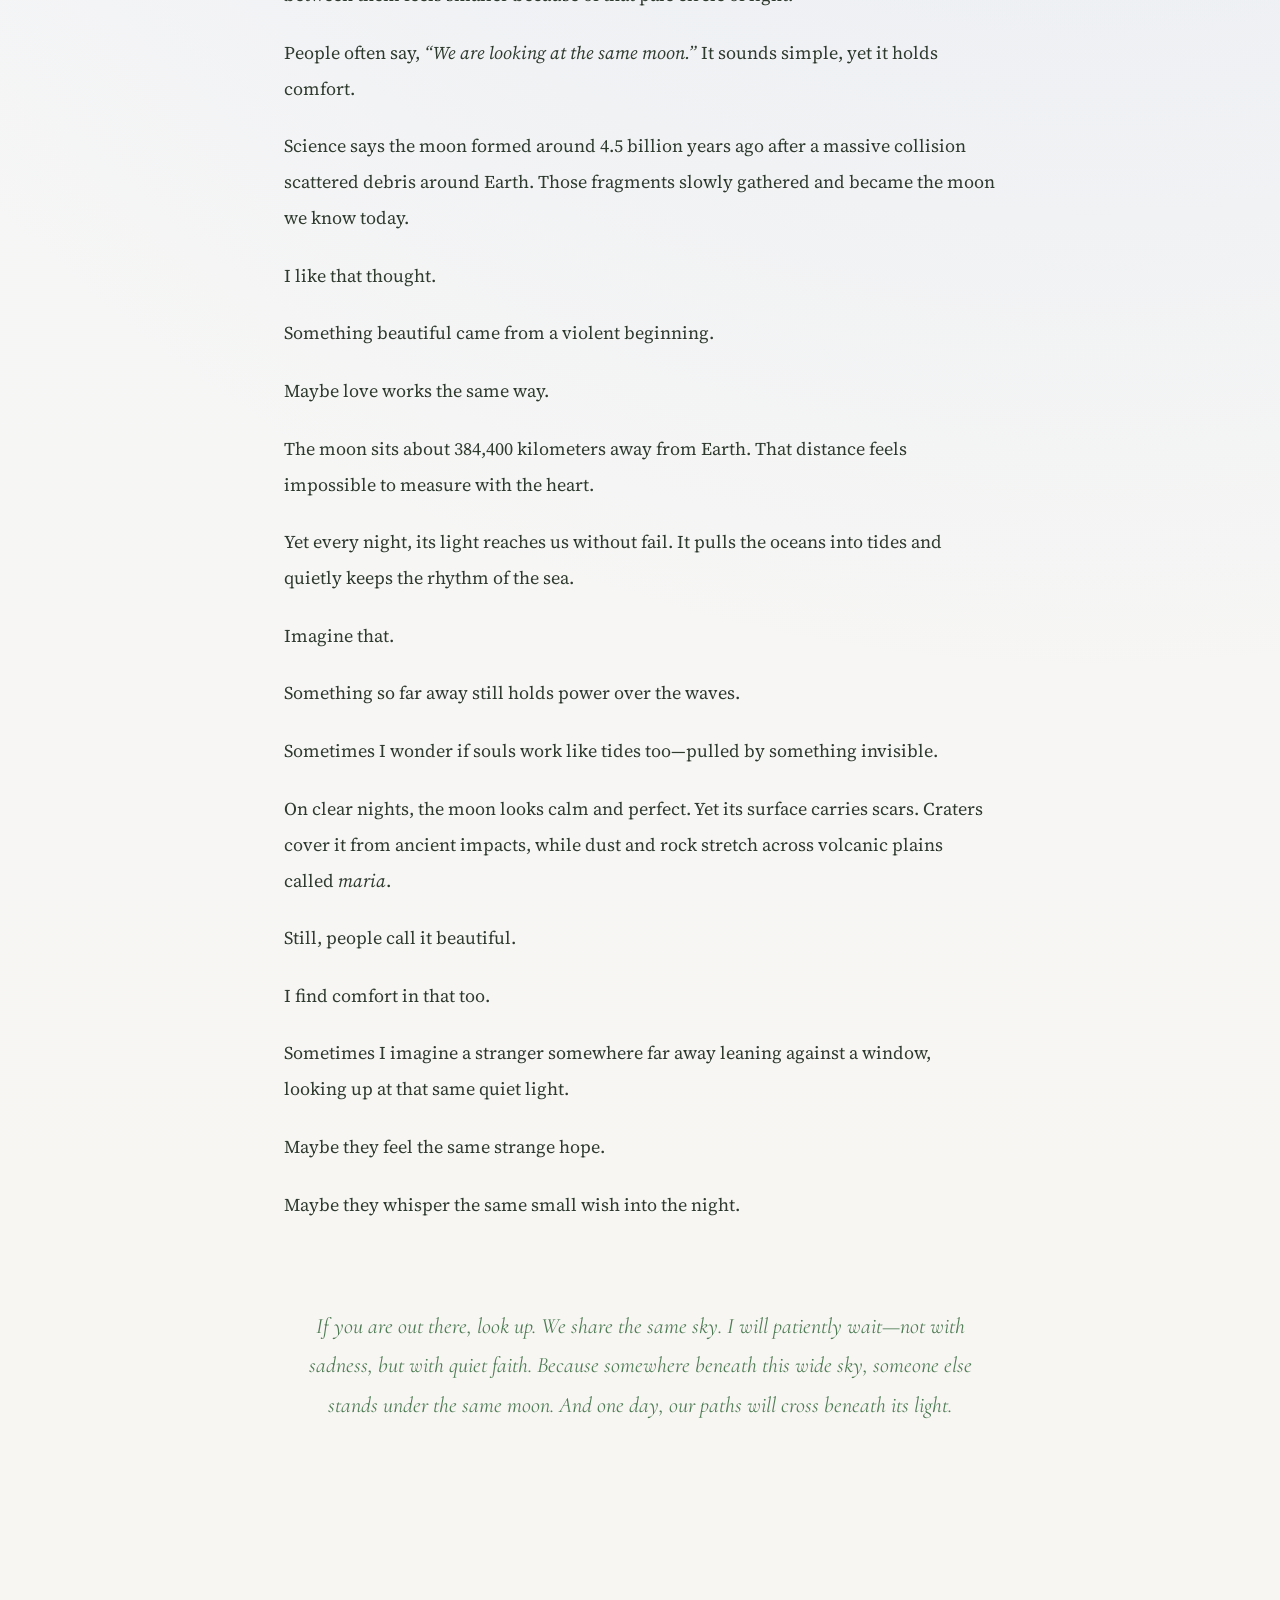
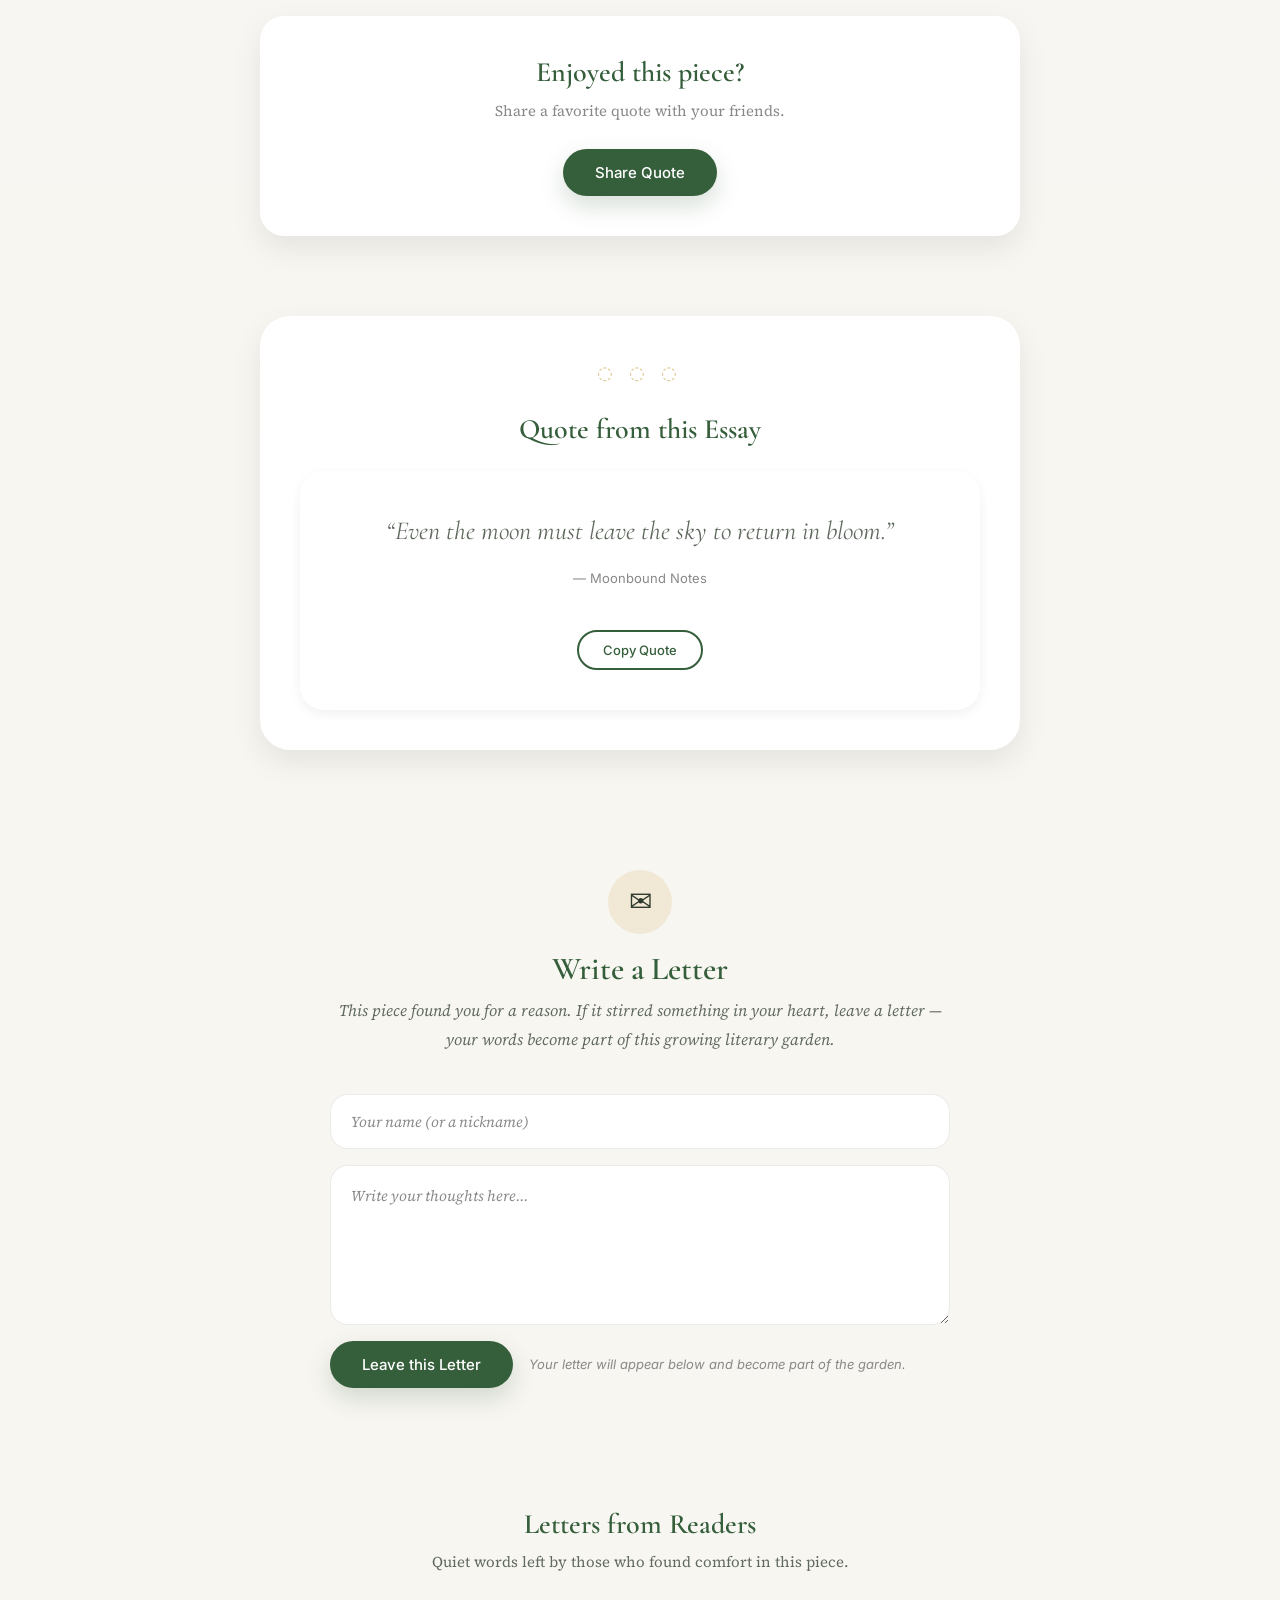
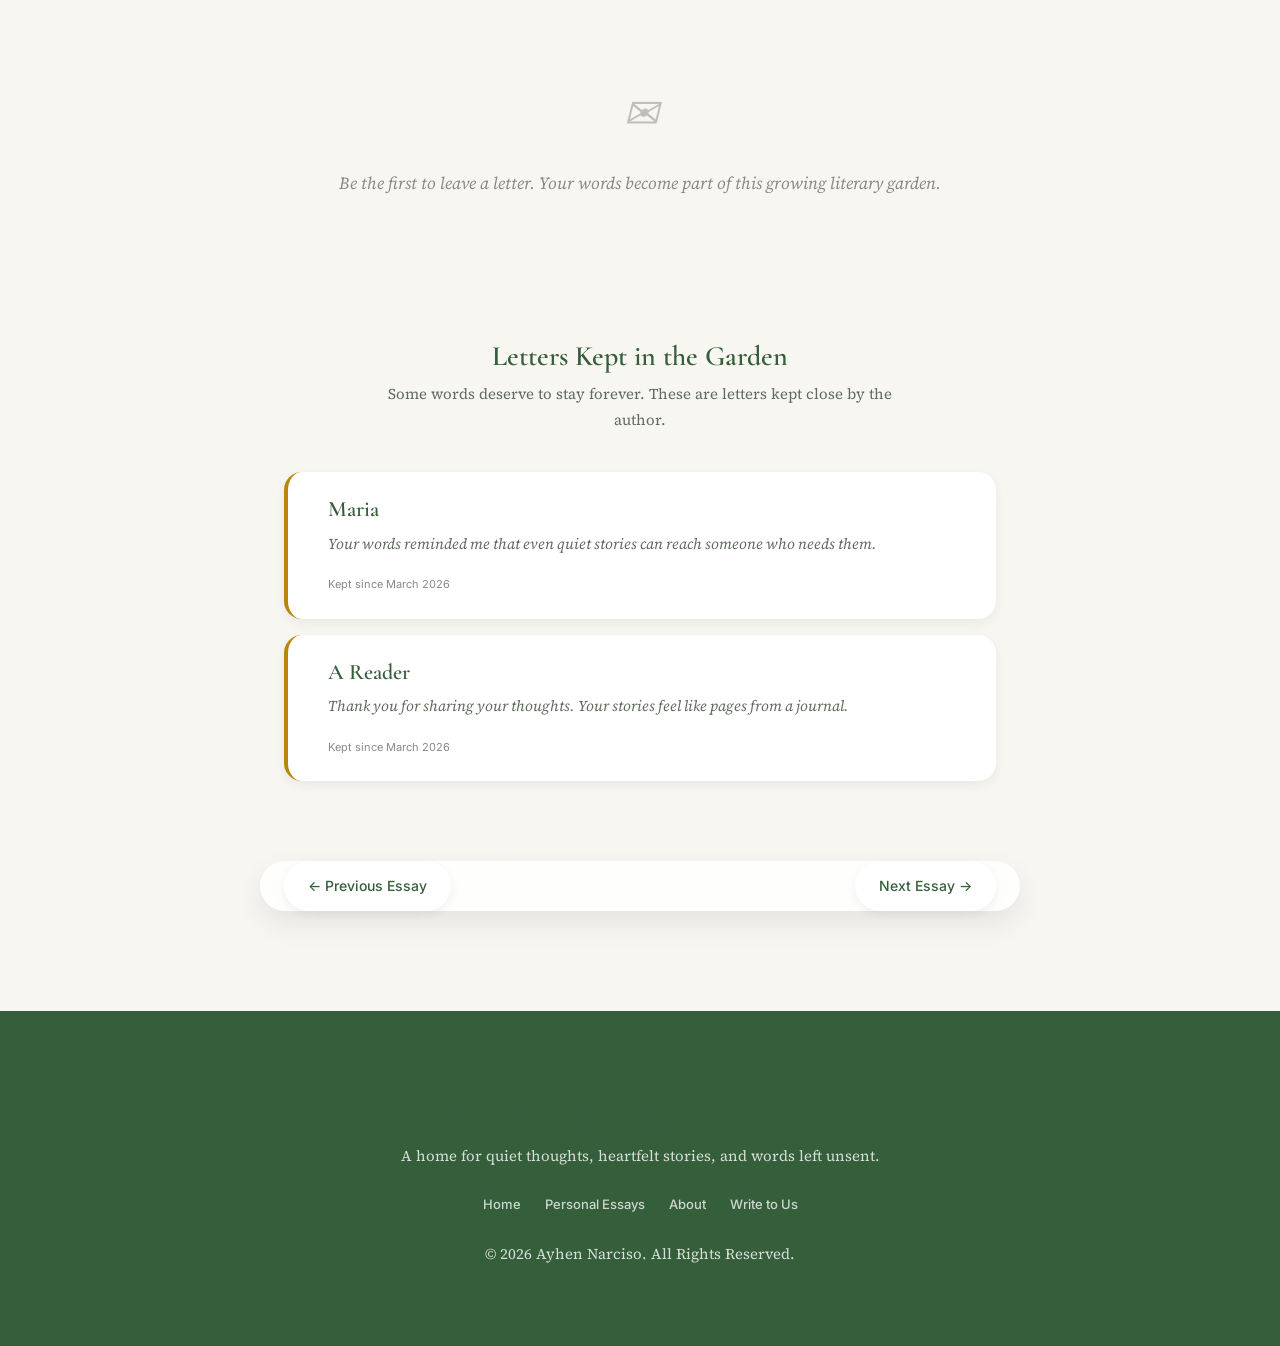
<file: essays/moonbound.html>
<!DOCTYPE html>
<html lang="en">
<head>
    <meta charset="UTF-8">
    <meta name="viewport" content="width=device-width, initial-scale=1.0">
    <title>Moonbound | The Unsent Letters & Stories</title>
    <script src="../theme.js"></script>
    <link rel="stylesheet" href="../style.css">
    <link rel="icon" type="image/png" href="../assets/icons/favicon.png">

    <link rel="preconnect" href="https://fonts.googleapis.com">
    <link rel="preconnect" href="https://fonts.gstatic.com" crossorigin>
    <link href="https://fonts.googleapis.com/css2?family=Cormorant+Garamond:ital,wght@0,400;0,600;0,700;1,400;1,600&family=Source+Serif+4:ital,opsz,wght@0,8..60,400;0,8..60,600;1,8..60,400;1,8..60,600&family=Inter:wght@300;400;500;600&display=swap" rel="stylesheet">
</head>
<body class="article-page article-moonbound">

    <div id="progress-bar"></div>

    <!-- Navigation -->
    <nav>
        <div class="nav-logo">
            <a href="../index.html">
                <span class="site-title">The Unsent Letters</span>
                <span class="site-subtitle">& Stories</span>
            </a>
        </div>

        <button class="hamburger" aria-label="Toggle menu">
            <span></span>
            <span></span>
            <span></span>
        </button>

        <ul class="nav-menu">
            <li><a href="../index.html">Home</a></li>
            <li><a href="../quotes.html">Favorite Lines</a></li>
            <li><a href="../about.html">About</a></li>
            <li class="dropdown">
                <a href="#" class="dropdown-toggle">Categories ▾</a>
                <ul class="dropdown-menu">
                    <li><a href="../essays.html">Personal Essays</a></li>
                    <li><a href="../poems/index.html">Poems</a></li>
                    <li><a href="#">Short Stories</a></li>
                    <li><a href="#">Novels</a></li>
                    <li><a href="#">Articles</a></li>
                    <li><a href="../write-to-us.html">Write to Us</a></li>
                </ul>
            </li>
        </ul>
    </nav>

    <!-- Article Header -->
    <header class="article-header reveal">
        <span class="article-icon">&#127769;</span>
        <h1>Moonbound</h1>
        <p class="article-subtitle">&ldquo;We are looking at the same moon.&rdquo;</p>
        <div class="article-meta">
            <span>March 10, 2026</span>
            <span>4 min read</span>
            <span>Personal Essay</span>
        </div>
    </header>

    <div class="article-separator">&#9676; &#9676; &#9676;</div>

    <!-- Article Content -->
    <article class="article-content reveal">
        <p>
            Tonight, somewhere in the world, someone lifts their eyes to the same moon I see. Maybe they are tired, lonely, or searching for someone too.
        </p>

        <p>
            The moon has always felt like a quiet companion. It does not speak, yet it listens. It doesn't move closer, yet it never leaves.
        </p>

        <p>
            On nights when the world feels too wide and people feel too far away, the moon hangs above like a silent promise.
        </p>

        <p>
            I often catch myself staring at it. A strange thought follows every time.
        </p>

        <blockquote>
            What if the person meant for me is looking at it too?
        </blockquote>

        <p>
            The moon belongs to no country, no city, and no single pair of eyes. It floats above every roof, every ocean, and every lonely window.
        </p>

        <p>
            Two people standing miles apart still stand beneath the same sky. The distance between them feels smaller because of that pale circle of light.
        </p>

        <p>
            People often say, <em>&ldquo;We are looking at the same moon.&rdquo;</em> It sounds simple, yet it holds comfort.
        </p>

        <p>
            Science says the moon formed around 4.5 billion years ago after a massive collision scattered debris around Earth. Those fragments slowly gathered and became the moon we know today.
        </p>

        <p>
            I like that thought.
        </p>

        <p>
            Something beautiful came from a violent beginning.
        </p>

        <p>
            Maybe love works the same way.
        </p>

        <p>
            The moon sits about 384,400 kilometers away from Earth. That distance feels impossible to measure with the heart.
        </p>

        <p>
            Yet every night, its light reaches us without fail. It pulls the oceans into tides and quietly keeps the rhythm of the sea.
        </p>

        <p>
            Imagine that.
        </p>

        <p>
            Something so far away still holds power over the waves.
        </p>

        <p>
            Sometimes I wonder if souls work like tides too&mdash;pulled by something invisible.
        </p>

        <p>
            On clear nights, the moon looks calm and perfect. Yet its surface carries scars. Craters cover it from ancient impacts, while dust and rock stretch across volcanic plains called <em>maria</em>.
        </p>

        <p>
            Still, people call it beautiful.
        </p>

        <p>
            I find comfort in that too.
        </p>

        <p>
            Sometimes I imagine a stranger somewhere far away leaning against a window, looking up at that same quiet light.
        </p>

        <p>
            Maybe they feel the same strange hope.
        </p>

        <p>
            Maybe they whisper the same small wish into the night.
        </p>

        <p class="closing-line">
            If you are out there, look up. We share the same sky. I will patiently wait&mdash;not with sadness, but with quiet faith. Because somewhere beneath this wide sky, someone else stands under the same moon. And one day, our paths will cross beneath its light.
        </p>
    </article>

    <!-- Share Card -->
    <section class="share-card reveal">
        <h3>Enjoyed this piece?</h3>
        <p>Share a favorite quote with your friends.</p>
        <button class="btn" onclick="shareThisPiece()">Share Quote</button>
    </section>

    <!-- Quote Section -->
    <section class="letters-section reveal">
        <div class="letters-header">
            <div class="flower-decoration">&#9676; &#9676; &#9676;</div>
            <h2>Quote from this Essay</h2>
        </div>

        <div class="quote-card">
            <p class="quote-text">
                &ldquo;Even the moon must leave the sky to return in bloom.&rdquo;
            </p>
            <p class="quote-author">&mdash; Moonbound Notes</p>
            <button class="btn btn-outline copy-quote" type="button">Copy Quote</button>
        </div>
    </section>

    <!-- Write a Letter -->
    <section class="letter-writing-section reveal">
        <div class="letter-welcome">
            <span class="letter-welcome-icon">&#9993;</span>
            <h2>Write a Letter</h2>
            <p>This piece found you for a reason. If it stirred something in your heart, leave a letter — your words become part of this growing literary garden.</p>
        </div>

        <div class="letter-composition">
            <form id="letterFormWarm" class="letter-form-warm">
                <input type="text" id="warmReaderName" placeholder="Your name (or a nickname)" maxlength="40" required>
                <textarea id="warmReaderLetter" placeholder="Write your thoughts here..." maxlength="800" required></textarea>
                <div class="letter-submit-area">
                    <button type="submit" class="btn-submit-letter">Leave this Letter</button>
                    <p class="letter-form-note">Your letter will appear below and become part of the garden.</p>
                </div>
            </form>
        </div>
    </section>

    <!-- Reader Letters -->
    <section class="reader-letters reveal">
        <div class="reader-letters-header">
            <h2>Letters from Readers</h2>
            <p>Quiet words left by those who found comfort in this piece.</p>
        </div>
        <div id="lettersContainer"></div>
    </section>

    <!-- Garden Letters (Kept) -->
    <section class="garden-letters reveal">
        <div class="garden-header">
            <h2>Letters Kept in the Garden</h2>
            <p>Some words deserve to stay forever. These are letters kept close by the author.</p>
        </div>

        <div class="garden-container">
            <article class="garden-letter">
                <h3>Maria</h3>
                <p>Your words reminded me that even quiet stories can reach someone who needs them.</p>
                <span class="garden-letter-date">Kept since March 2026</span>
            </article>
            <article class="garden-letter">
                <h3>A Reader</h3>
                <p>Thank you for sharing your thoughts. Your stories feel like pages from a journal.</p>
                <span class="garden-letter-date">Kept since March 2026</span>
            </article>
        </div>
    </section>

    <!-- Article Navigation -->
    <nav class="article-nav">
        <a href="eccentric.html">&larr; Previous Essay</a>
        <a href="peace.html">Next Essay &rarr;</a>
    </nav>

    <!-- Footer -->
    <footer class="site-footer">
        <h2 class="footer-title">The Unsent Letters & Stories</h2>
        <p>A home for quiet thoughts, heartfelt stories, and words left unsent.</p>

        <div class="footer-links">
            <a href="../index.html">Home</a>
            <a href="../essays.html">Personal Essays</a>
            <a href="../about.html">About</a>
            <a href="../write-to-us.html">Write to Us</a>
        </div>

        <p class="footer-copy">&copy; 2026 Ayhen Narciso. All Rights Reserved.</p>
    </footer>

    <button id="topButton" aria-label="Back to top">&uarr;</button>

    <!-- Share Modal -->
    <div id="shareModal" class="share-modal">
        <div class="share-modal-content">
            <div class="share-modal-header">
                <div class="share-modal-header-text">
                    <h2 class="share-modal-title">Carry this piece with you</h2>
                    <p class="share-modal-description">If these words stayed with you, perhaps they'll stay with someone else too.</p>
                </div>
                <button class="close-share" aria-label="Close share modal">&times;</button>
            </div>
            <div class="share-modal-body">
                <div class="share-actions">

                    <button onclick="shareThisPiece()" class="share-action-btn--primary">&#x2795; Share This Piece</button>

                    <div class="share-section-row">Visual Content</div>

                    <div class="share-grid-2">
                        <button onclick="downloadQuoteCard('instagram-post')" class="share-action-btn">&#x1F4F7; Quote Card</button>
                        <button onclick="downloadPromoCard()" class="share-action-btn">&#x1F3F7; Promo Card</button>
                    </div>

                    <div class="share-grid-2">
                        <button onclick="copyImage('quote')" class="share-action-btn">&#x1F4CB; Copy Image</button>
                        <button onclick="saveToDevice('quote')" class="share-action-btn">&#x1F4BE; Save to Device</button>
                    </div>

                    <div class="share-section-row">Social Media</div>

                    <div class="share-grid-social">
                        <button onclick="shareFacebook()" class="share-action-btn">&#x1F4F1; FB</button>
                        <button onclick="shareX()" class="share-action-btn">&#x1D54F; X</button>
                        <button onclick="shareToInstagramStory()" class="share-action-btn share-action-btn--instagram">&#x1F4F8; Story</button>
                    </div>

                    <div class="share-section-row">Link &amp; Share</div>

                    <button onclick="copyLink()" class="share-action-btn share-action-btn--link">&#x1F517; Copy Essay Link</button>
                    <button onclick="nativeShare()" class="share-action-btn share-action-btn--link" style="background:var(--accent);color:var(--text-on-accent);border:none;">&#x1F30D; Share via...</button>

                </div>
            </div>
        </div>
    </div>

    <!-- Instagram Guide Modal -->
    <div id="instagramGuideModal" class="instagram-guide-modal" role="dialog" aria-modal="true" aria-labelledby="instagramGuideTitle" aria-hidden="true">
        <div class="instagram-guide-overlay"></div>
        <div class="instagram-guide-panel">
            <button class="instagram-guide-close" type="button" aria-label="Close Instagram guide">&times;</button>
            <div class="instagram-guide-content">
                <div class="instagram-guide-icon">&#128247;</div>
                <h2 id="instagramGuideTitle">Share to Instagram</h2>
                <p class="instagram-guide-intro">Your quote card has been downloaded. Here's how to share it:</p>
                <ol class="instagram-guide-steps">
                    <li><strong>Open Instagram</strong> on your mobile device.</li>
                    <li id="instagramStepAction"><strong>Tap Create</strong> (the + icon) and select <strong>Story</strong> or <strong>Post</strong>.</li>
                    <li><strong>Select the downloaded image</strong> from your gallery.</li>
                    <li>Resize, add stickers, or keep it as is — it's already formatted perfectly.</li>
                    <li><strong>Share</strong> and tag <strong>@theunsentletters</strong> so we can see it!</li>
                </ol>
                <p class="instagram-guide-note">Your quote card has been saved to your downloads folder.</p>
                <button class="btn instagram-guide-done" type="button">Got it</button>
            </div>
        </div>
    </div>

    <script src="../share.js"></script>
    <script src="../script.js"></script>
</body>
</html>
</file>
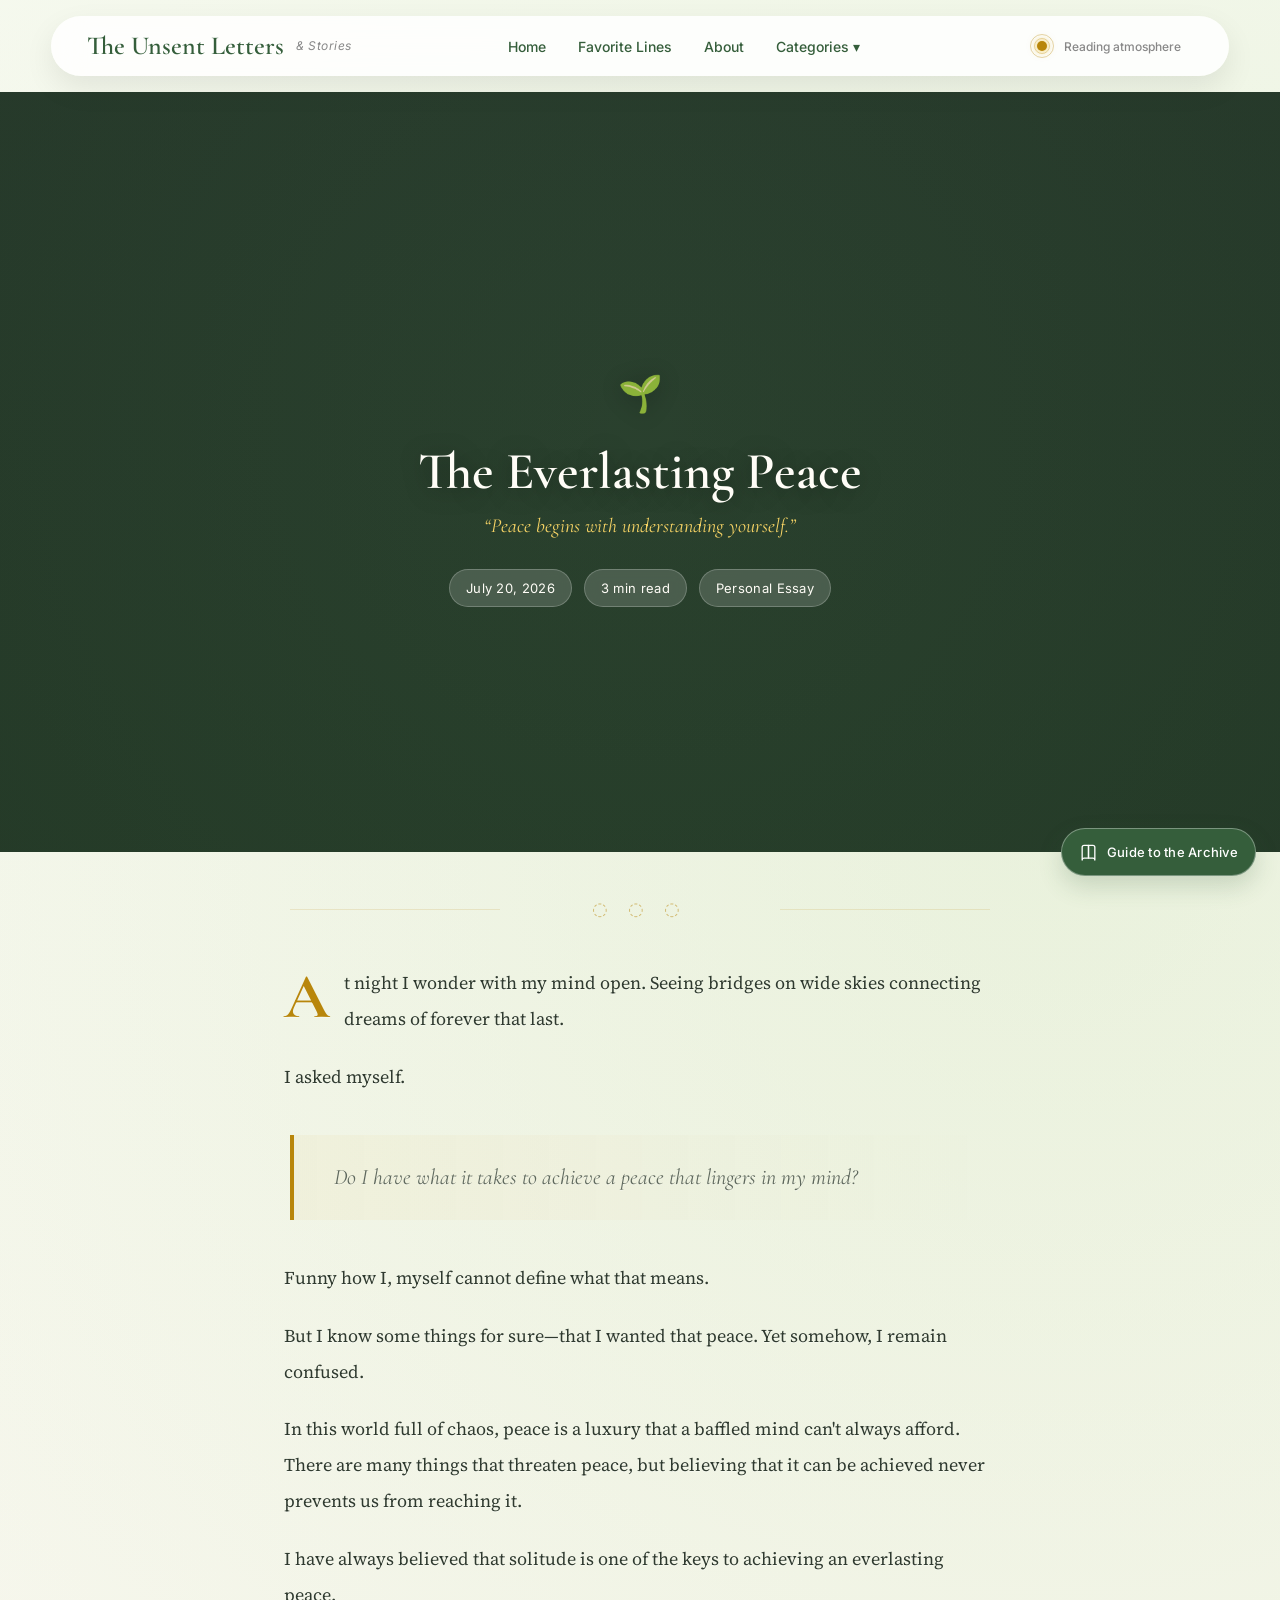
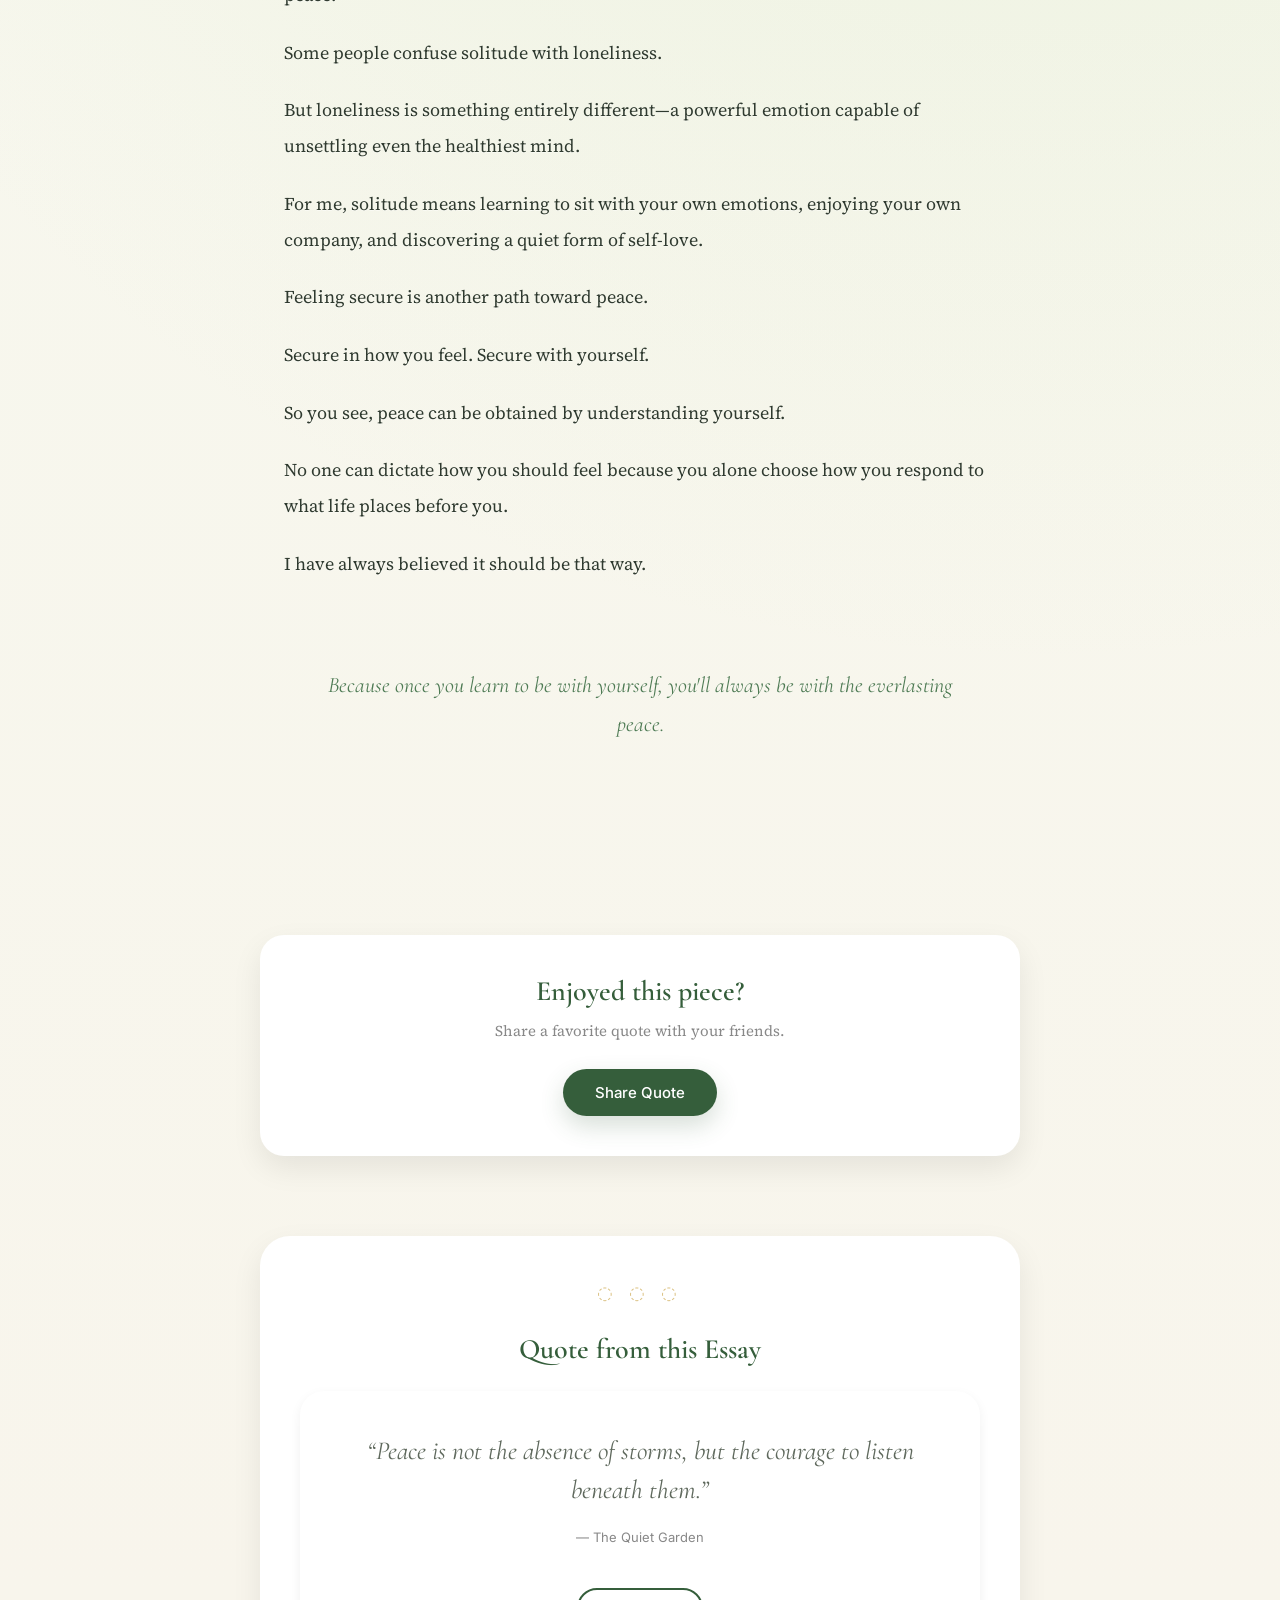
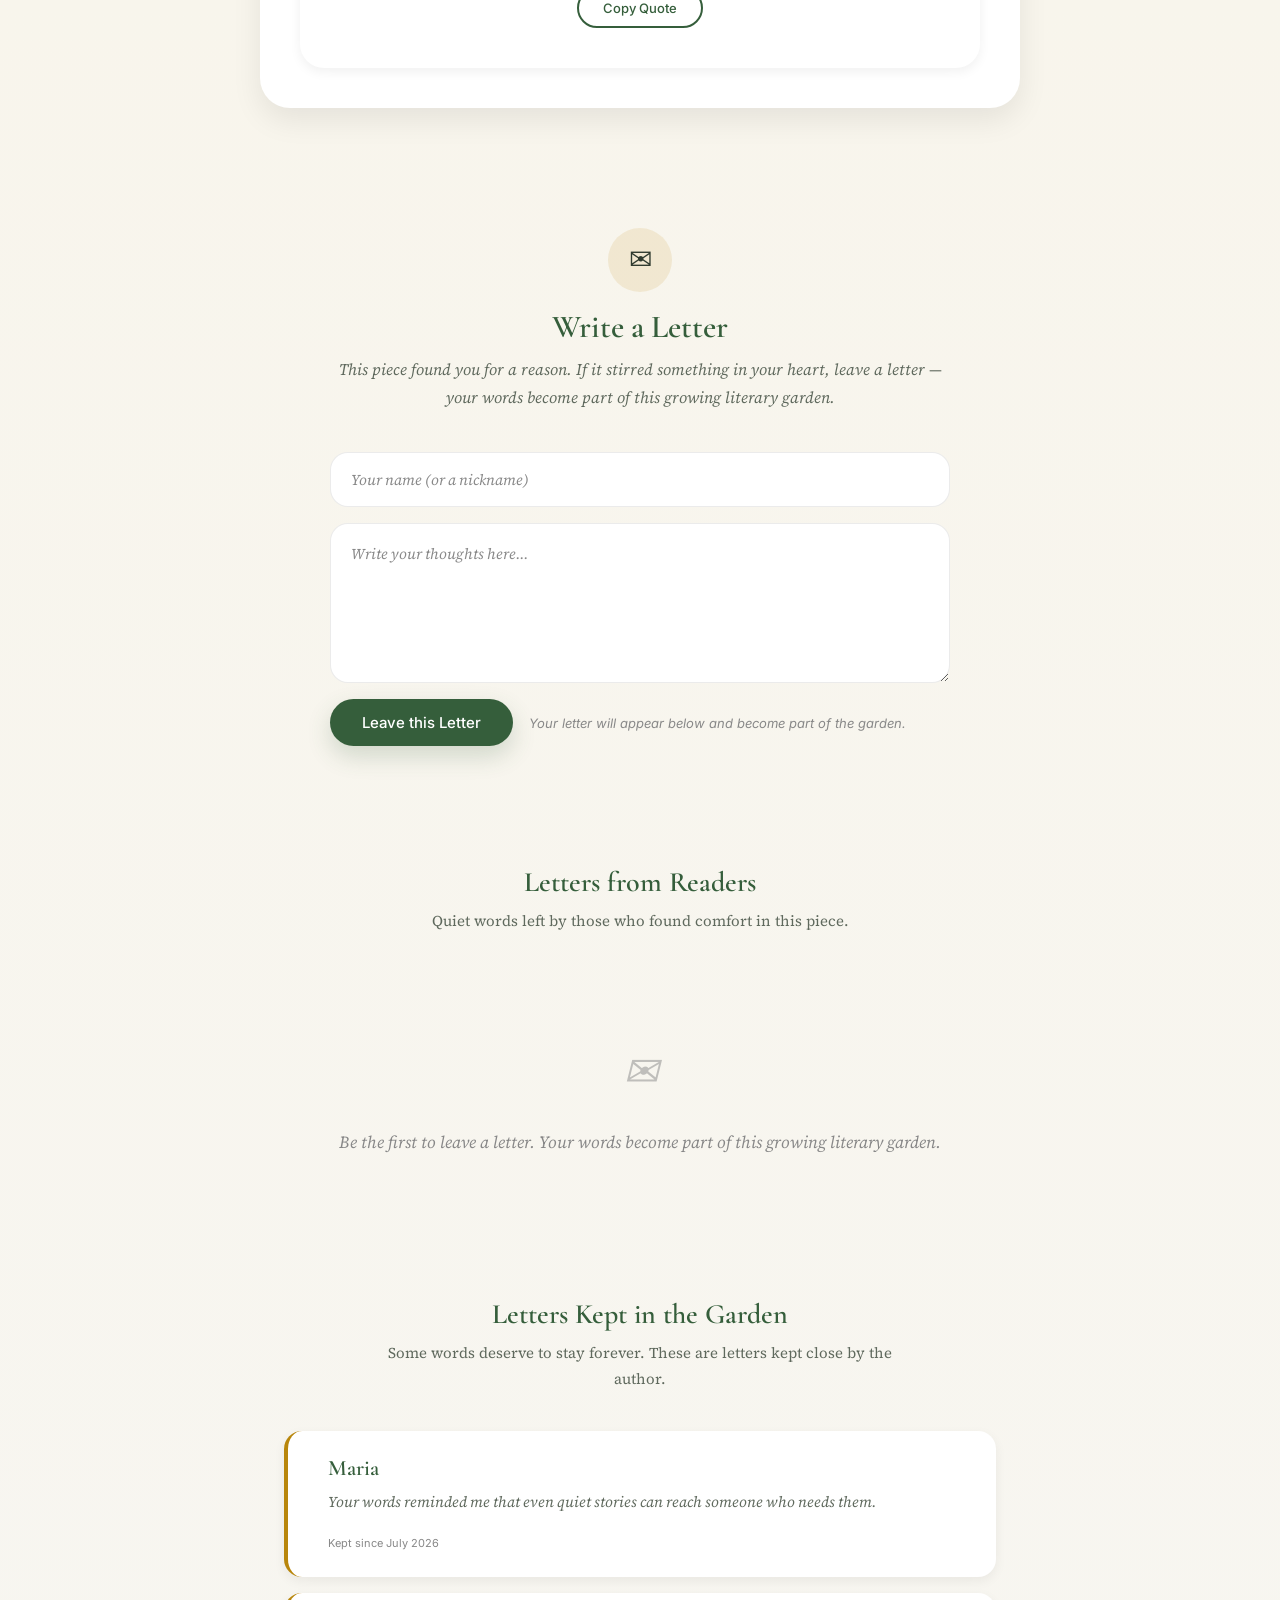
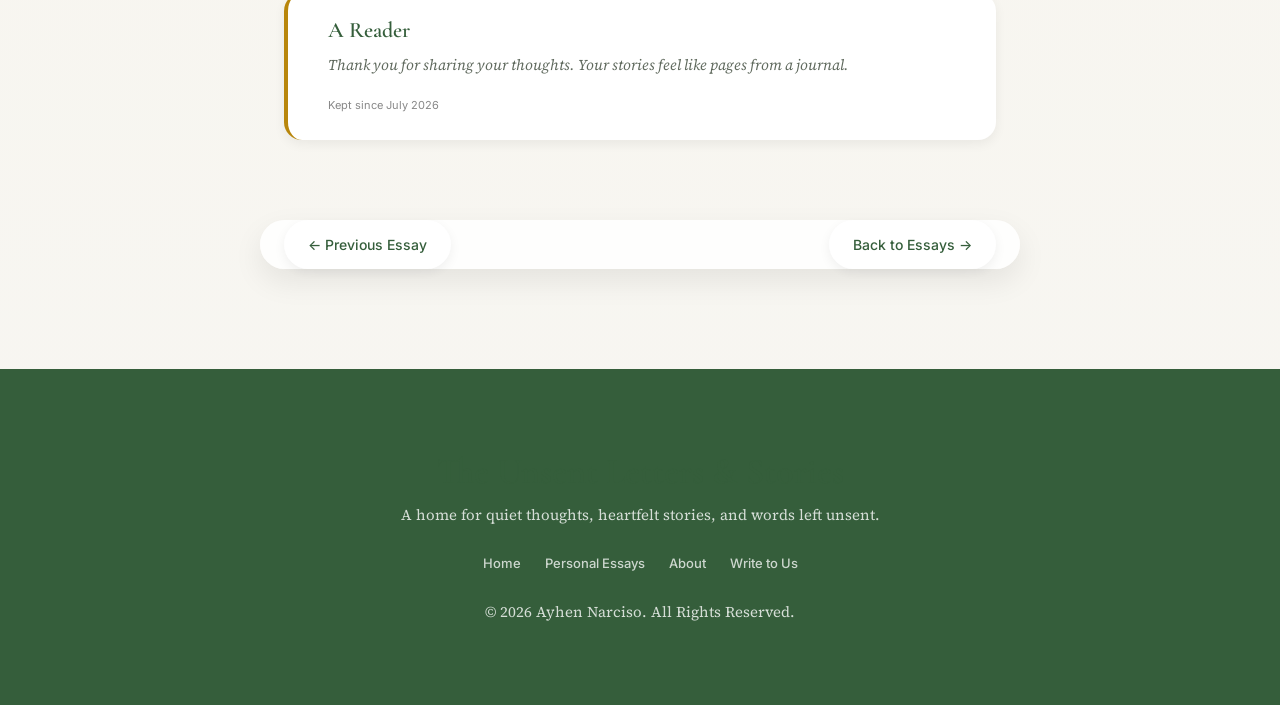
<file: essays/peace.html>
<!DOCTYPE html>
<html lang="en">
<head>
    <meta charset="UTF-8">
    <meta name="viewport" content="width=device-width, initial-scale=1.0">
    <title>The Everlasting Peace | The Unsent Letters & Stories</title>
    <script src="../theme.js"></script>
    <link rel="stylesheet" href="../style.css">
    <link rel="icon" type="image/png" href="../assets/icons/favicon.png">

    <link rel="preconnect" href="https://fonts.googleapis.com">
    <link rel="preconnect" href="https://fonts.gstatic.com" crossorigin>
    <link href="https://fonts.googleapis.com/css2?family=Cormorant+Garamond:ital,wght@0,400;0,600;0,700;1,400;1,600&family=Source+Serif+4:ital,opsz,wght@0,8..60,400;0,8..60,600;1,8..60,400;1,8..60,600&family=Inter:wght@300;400;500;600&display=swap" rel="stylesheet">
</head>
<body class="article-page article-peace">

    <div id="progress-bar"></div>

    <!-- Navigation -->
    <nav>
        <div class="nav-logo">
            <a href="../index.html">
                <span class="site-title">The Unsent Letters</span>
                <span class="site-subtitle">& Stories</span>
            </a>
        </div>

        <button class="hamburger" aria-label="Toggle menu">
            <span></span>
            <span></span>
            <span></span>
        </button>

        <ul class="nav-menu">
            <li><a href="../index.html">Home</a></li>
            <li><a href="../quotes.html">Favorite Lines</a></li>
            <li><a href="../about.html">About</a></li>
            <li class="dropdown">
                <a href="#" class="dropdown-toggle">Categories ▾</a>
                <ul class="dropdown-menu">
                    <li><a href="../essays.html">Personal Essays</a></li>
                    <li><a href="../poems/index.html">Poems</a></li>
                    <li><a href="#">Short Stories</a></li>
                    <li><a href="#">Novels</a></li>
                    <li><a href="#">Articles</a></li>
                    <li><a href="../write-to-us.html">Write to Us</a></li>
                </ul>
            </li>
        </ul>
    </nav>

    <!-- Article Header -->
    <header class="article-header reveal">
        <span class="article-icon">&#127793;</span>
        <h1>The Everlasting Peace</h1>
        <p class="article-subtitle">&ldquo;Peace begins with understanding yourself.&rdquo;</p>
        <div class="article-meta">
            <span>July 20, 2026</span>
            <span>3 min read</span>
            <span>Personal Essay</span>
        </div>
    </header>

    <div class="article-separator">&#9676; &#9676; &#9676;</div>

    <!-- Article Content -->
    <article class="article-content reveal">
        <p>
            At night I wonder with my mind open. Seeing bridges on wide skies connecting dreams of forever that last.
        </p>

        <p>
            I asked myself.
        </p>

        <blockquote>
            Do I have what it takes to achieve a peace that lingers in my mind?
        </blockquote>

        <p>
            Funny how I, myself cannot define what that means.
        </p>

        <p>
            But I know some things for sure&mdash;that I wanted that peace. Yet somehow, I remain confused.
        </p>

        <p>
            In this world full of chaos, peace is a luxury that a baffled mind can't always afford. There are many things that threaten peace, but believing that it can be achieved never prevents us from reaching it.
        </p>

        <p>
            I have always believed that solitude is one of the keys to achieving an everlasting peace.
        </p>

        <p>
            Some people confuse solitude with loneliness.
        </p>

        <p>
            But loneliness is something entirely different&mdash;a powerful emotion capable of unsettling even the healthiest mind.
        </p>

        <p>
            For me, solitude means learning to sit with your own emotions, enjoying your own company, and discovering a quiet form of self-love.
        </p>

        <p>
            Feeling secure is another path toward peace.
        </p>

        <p>
            Secure in how you feel. Secure with yourself.
        </p>

        <p>
            So you see, peace can be obtained by understanding yourself.
        </p>

        <p>
            No one can dictate how you should feel because you alone choose how you respond to what life places before you.
        </p>

        <p>
            I have always believed it should be that way.
        </p>

        <p class="closing-line">
            Because once you learn to be with yourself, you'll always be with the everlasting peace.
        </p>
    </article>

    <!-- Share Card -->
    <section class="share-card reveal">
        <h3>Enjoyed this piece?</h3>
        <p>Share a favorite quote with your friends.</p>
        <button class="btn" onclick="shareThisPiece()">Share Quote</button>
    </section>

    <!-- Quote Section -->
    <section class="letters-section reveal">
        <div class="letters-header">
            <div class="flower-decoration">&#9676; &#9676; &#9676;</div>
            <h2>Quote from this Essay</h2>
        </div>

        <div class="quote-card">
            <p class="quote-text">
                &ldquo;Peace is not the absence of storms, but the courage to listen beneath them.&rdquo;
            </p>
            <p class="quote-author">&mdash; The Quiet Garden</p>
            <button class="btn btn-outline copy-quote" type="button">Copy Quote</button>
        </div>
    </section>

    <!-- Write a Letter -->
    <section class="letter-writing-section reveal">
        <div class="letter-welcome">
            <span class="letter-welcome-icon">&#9993;</span>
            <h2>Write a Letter</h2>
            <p>This piece found you for a reason. If it stirred something in your heart, leave a letter — your words become part of this growing literary garden.</p>
        </div>

        <div class="letter-composition">
            <form id="letterFormWarm" class="letter-form-warm">
                <input type="text" id="warmReaderName" placeholder="Your name (or a nickname)" maxlength="40" required>
                <textarea id="warmReaderLetter" placeholder="Write your thoughts here..." maxlength="800" required></textarea>
                <div class="letter-submit-area">
                    <button type="submit" class="btn-submit-letter">Leave this Letter</button>
                    <p class="letter-form-note">Your letter will appear below and become part of the garden.</p>
                </div>
            </form>
        </div>
    </section>

    <!-- Reader Letters -->
    <section class="reader-letters reveal">
        <div class="reader-letters-header">
            <h2>Letters from Readers</h2>
            <p>Quiet words left by those who found comfort in this piece.</p>
        </div>
        <div id="lettersContainer"></div>
    </section>

    <!-- Garden Letters (Kept) -->
    <section class="garden-letters reveal">
        <div class="garden-header">
            <h2>Letters Kept in the Garden</h2>
            <p>Some words deserve to stay forever. These are letters kept close by the author.</p>
        </div>

        <div class="garden-container">
            <article class="garden-letter">
                <h3>Maria</h3>
                <p>Your words reminded me that even quiet stories can reach someone who needs them.</p>
                <span class="garden-letter-date">Kept since July 2026</span>
            </article>
            <article class="garden-letter">
                <h3>A Reader</h3>
                <p>Thank you for sharing your thoughts. Your stories feel like pages from a journal.</p>
                <span class="garden-letter-date">Kept since July 2026</span>
            </article>
        </div>
    </section>

    <!-- Article Navigation -->
    <nav class="article-nav">
        <a href="moonbound.html">&larr; Previous Essay</a>
        <a href="../essays.html">Back to Essays &rarr;</a>
    </nav>

    <!-- Footer -->
    <footer class="site-footer">
        <h2 class="footer-title">The Unsent Letters & Stories</h2>
        <p>A home for quiet thoughts, heartfelt stories, and words left unsent.</p>

        <div class="footer-links">
            <a href="../index.html">Home</a>
            <a href="../essays.html">Personal Essays</a>
            <a href="../about.html">About</a>
            <a href="../write-to-us.html">Write to Us</a>
        </div>

        <p class="footer-copy">&copy; 2026 Ayhen Narciso. All Rights Reserved.</p>
    </footer>

    <button id="topButton" aria-label="Back to top">&uarr;</button>

    <!-- Share Modal -->
    <div id="shareModal" class="share-modal">
        <div class="share-modal-content">
            <div class="share-modal-header">
                <div class="share-modal-header-text">
                    <h2 class="share-modal-title">Carry this piece with you</h2>
                    <p class="share-modal-description">If these words stayed with you, perhaps they'll stay with someone else too.</p>
                </div>
                <button class="close-share" aria-label="Close share modal">&times;</button>
            </div>
            <div class="share-modal-body">
                <div class="share-actions">

                    <button onclick="shareThisPiece()" class="share-action-btn--primary">&#x2795; Share This Piece</button>

                    <div class="share-section-row">Visual Content</div>

                    <div class="share-grid-2">
                        <button onclick="downloadQuoteCard('instagram-post')" class="share-action-btn">&#x1F4F7; Quote Card</button>
                        <button onclick="downloadPromoCard()" class="share-action-btn">&#x1F3F7; Promo Card</button>
                    </div>

                    <div class="share-grid-2">
                        <button onclick="copyImage('quote')" class="share-action-btn">&#x1F4CB; Copy Image</button>
                        <button onclick="saveToDevice('quote')" class="share-action-btn">&#x1F4BE; Save to Device</button>
                    </div>

                    <div class="share-section-row">Social Media</div>

                    <div class="share-grid-social">
                        <button onclick="shareFacebook()" class="share-action-btn">&#x1F4F1; FB</button>
                        <button onclick="shareX()" class="share-action-btn">&#x1D54F; X</button>
                        <button onclick="shareToInstagramStory()" class="share-action-btn share-action-btn--instagram">&#x1F4F8; Story</button>
                    </div>

                    <div class="share-section-row">Link &amp; Share</div>

                    <button onclick="copyLink()" class="share-action-btn share-action-btn--link">&#x1F517; Copy Essay Link</button>
                    <button onclick="nativeShare()" class="share-action-btn share-action-btn--link" style="background:var(--accent);color:var(--text-on-accent);border:none;">&#x1F30D; Share via...</button>

                </div>
            </div>
        </div>
    </div>

    <!-- Instagram Guide Modal -->
    <div id="instagramGuideModal" class="instagram-guide-modal" role="dialog" aria-modal="true" aria-labelledby="instagramGuideTitle" aria-hidden="true">
        <div class="instagram-guide-overlay"></div>
        <div class="instagram-guide-panel">
            <button class="instagram-guide-close" type="button" aria-label="Close Instagram guide">&times;</button>
            <div class="instagram-guide-content">
                <div class="instagram-guide-icon">&#128247;</div>
                <h2 id="instagramGuideTitle">Share to Instagram</h2>
                <p class="instagram-guide-intro">Your quote card has been downloaded. Here's how to share it:</p>
                <ol class="instagram-guide-steps">
                    <li><strong>Open Instagram</strong> on your mobile device.</li>
                    <li id="instagramStepAction"><strong>Tap Create</strong> (the + icon) and select <strong>Story</strong> or <strong>Post</strong>.</li>
                    <li><strong>Select the downloaded image</strong> from your gallery.</li>
                    <li>Resize, add stickers, or keep it as is — it's already formatted perfectly.</li>
                    <li><strong>Share</strong> and tag <strong>@theunsentletters</strong> so we can see it!</li>
                </ol>
                <p class="instagram-guide-note">Your quote card has been saved to your downloads folder.</p>
                <button class="btn instagram-guide-done" type="button">Got it</button>
            </div>
        </div>
    </div>

    <script src="../share.js"></script>
    <script src="../script.js"></script>
</body>
</html>
</file>
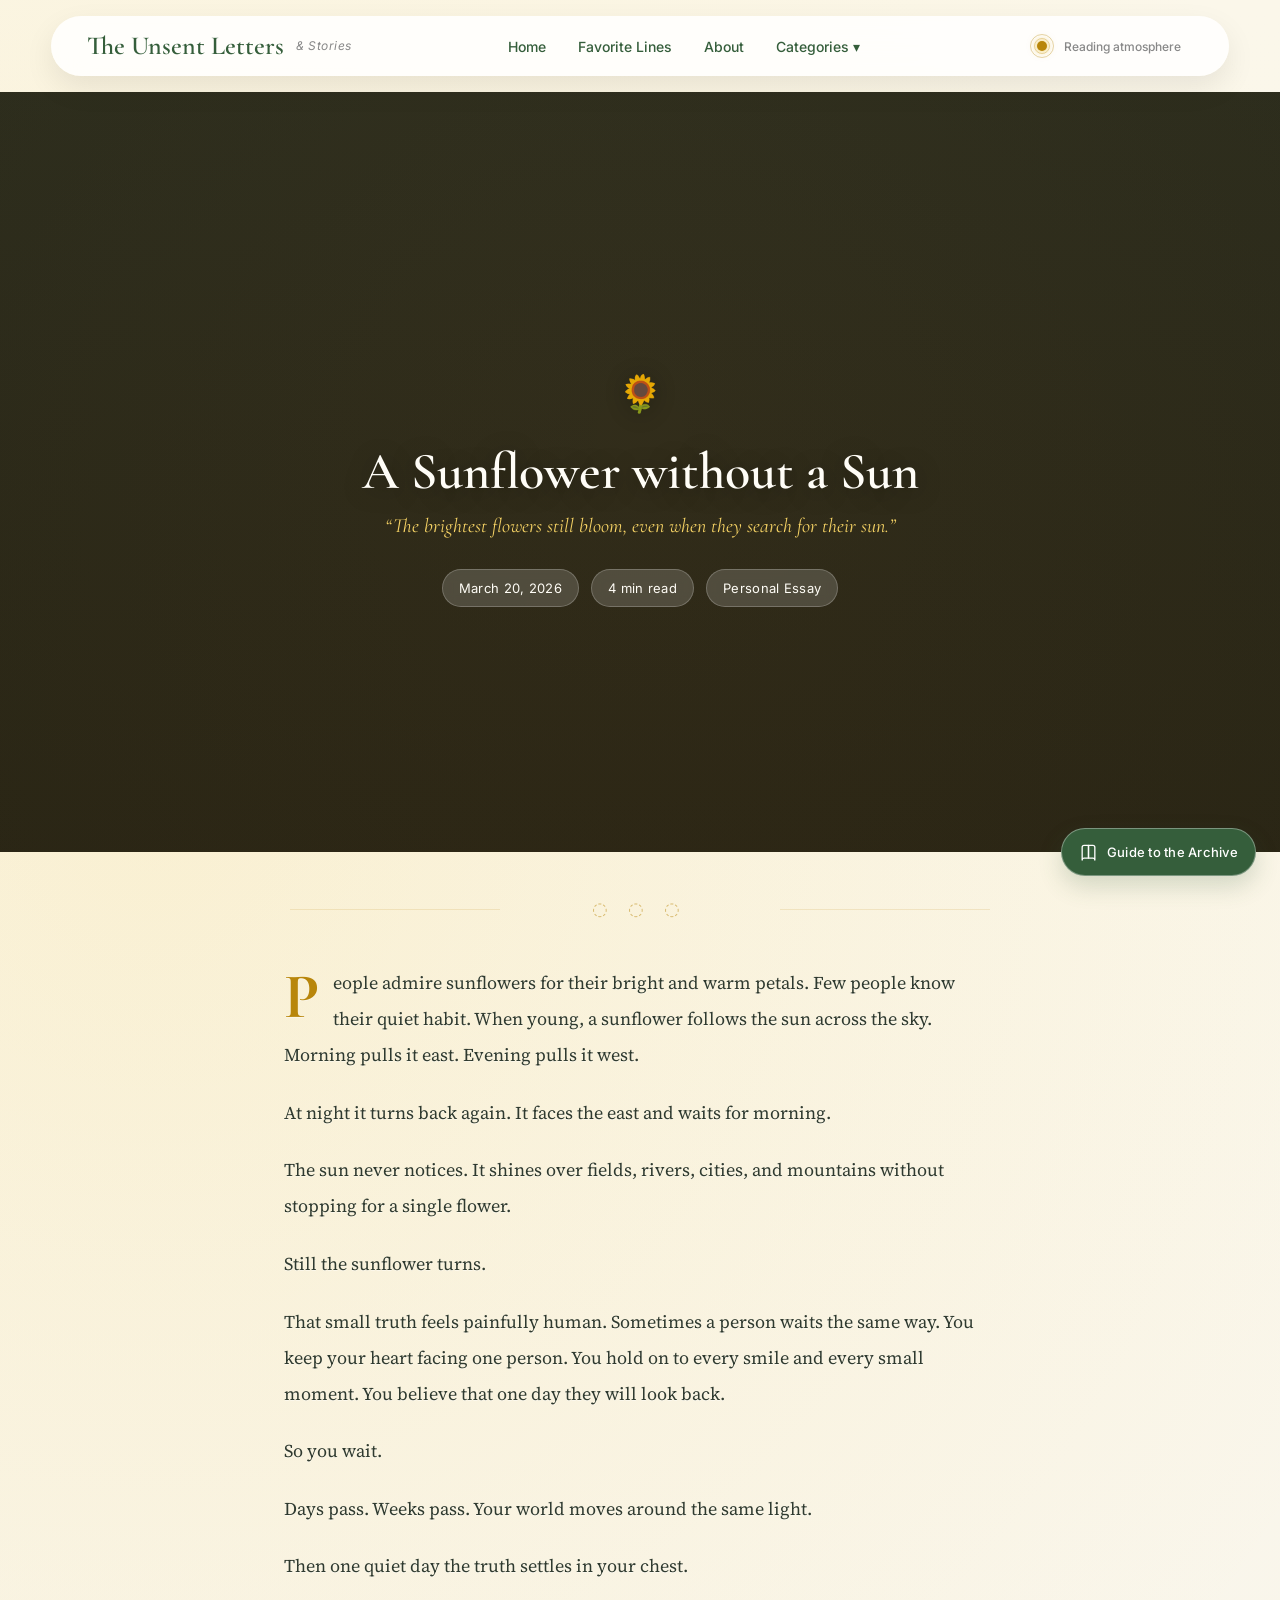
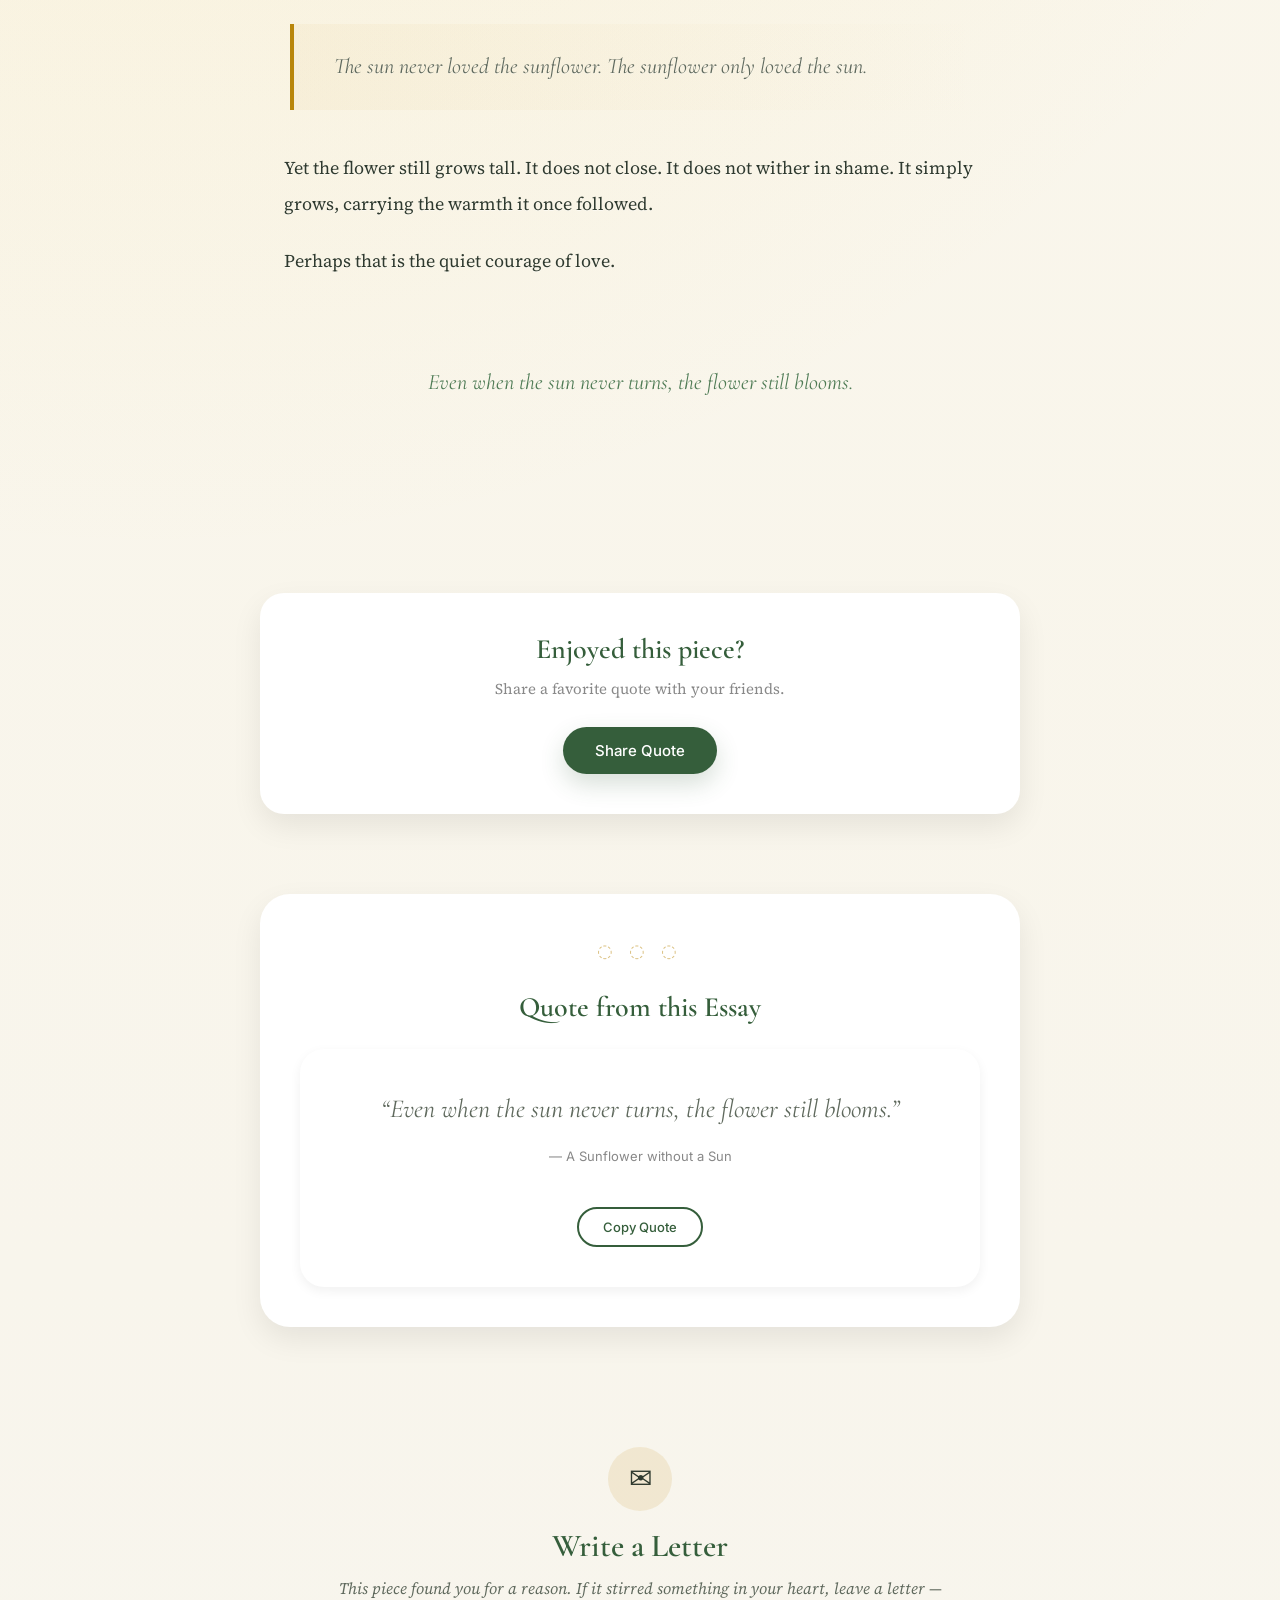
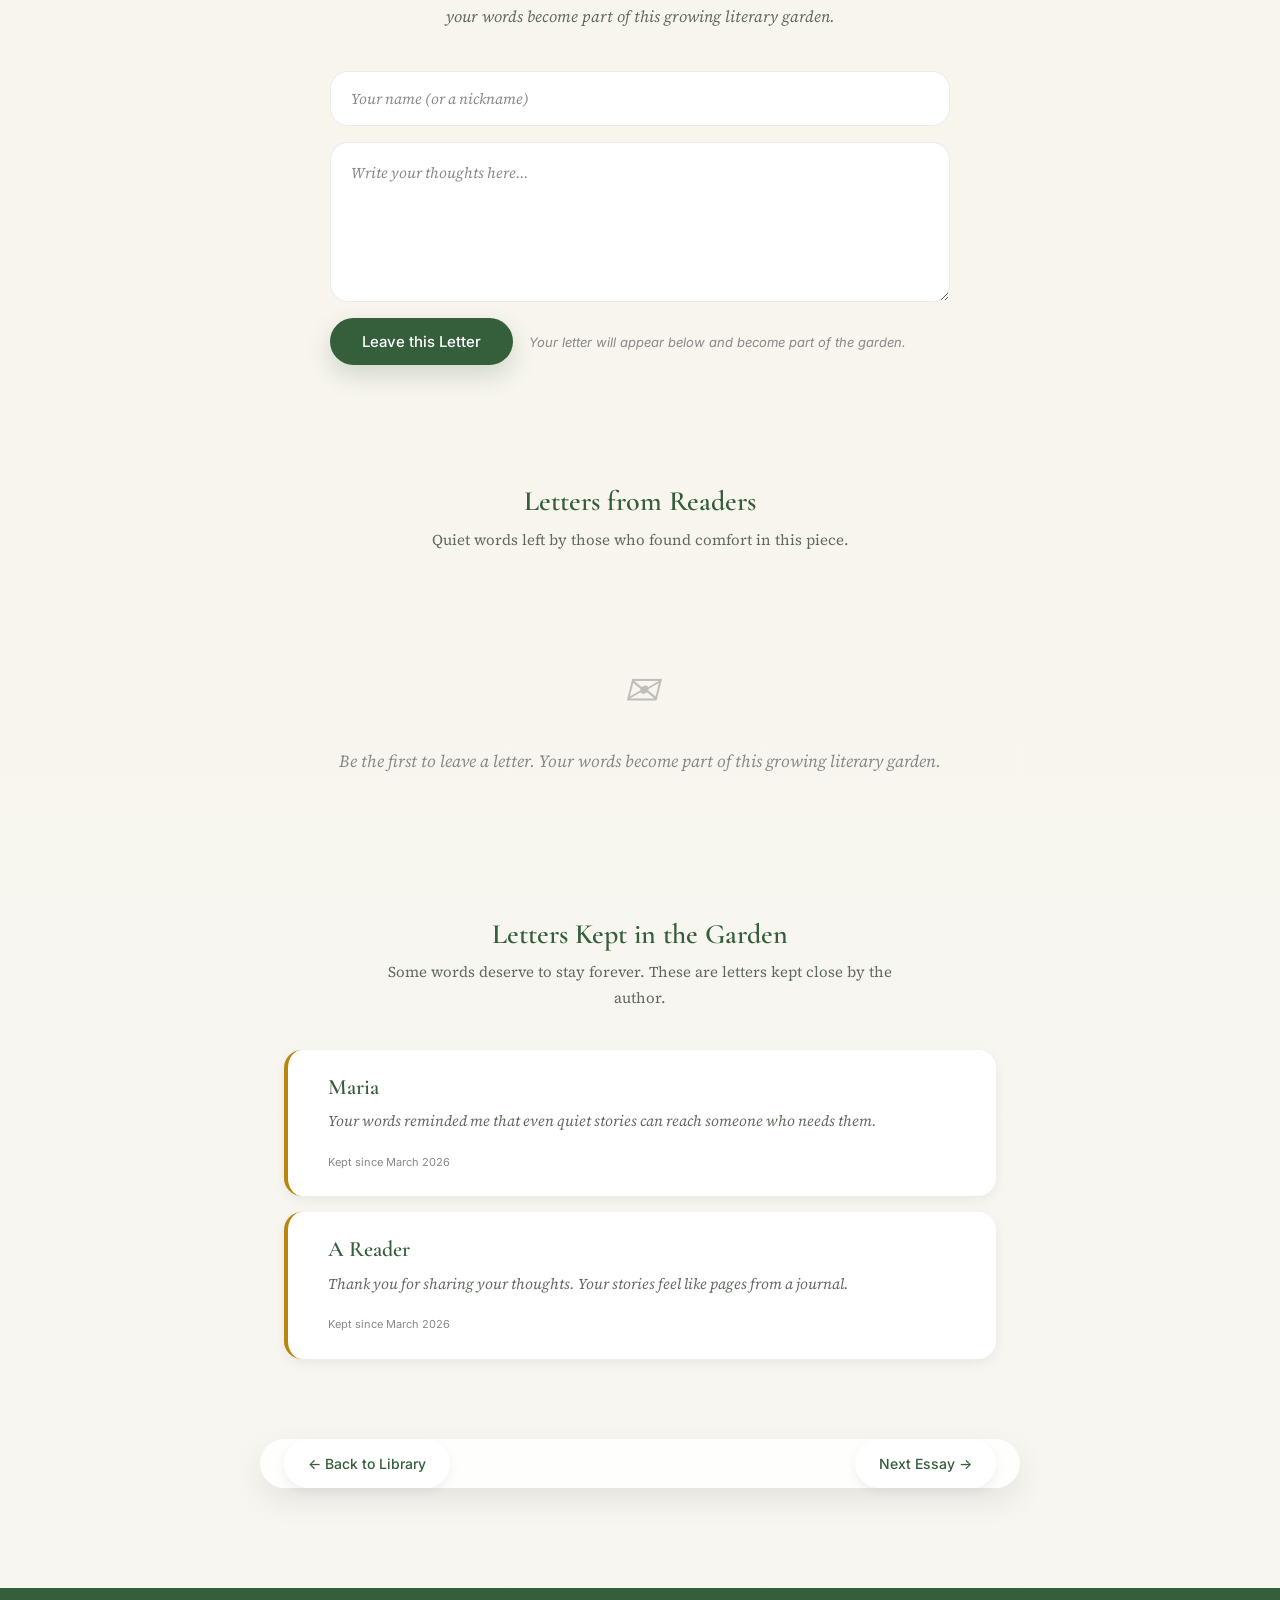
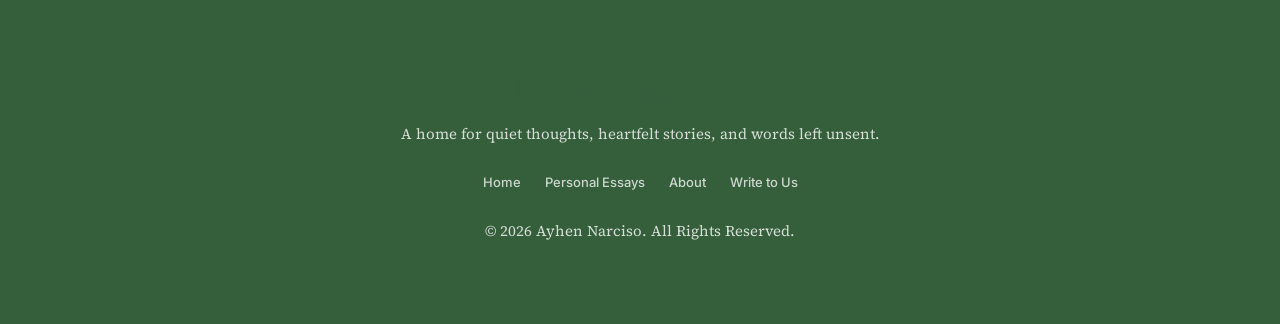
<file: essays/sunflower.html>
<!DOCTYPE html>
<html lang="en">
<head>
    <meta charset="UTF-8">
    <meta name="viewport" content="width=device-width, initial-scale=1.0">
    <title>A Sunflower without a Sun | The Unsent Letters & Stories</title>
    <script src="../theme.js"></script>
    <link rel="stylesheet" href="../style.css">
    <link rel="icon" type="image/png" href="../assets/icons/favicon.png">

    <link rel="preconnect" href="https://fonts.googleapis.com">
    <link rel="preconnect" href="https://fonts.gstatic.com" crossorigin>
    <link href="https://fonts.googleapis.com/css2?family=Cormorant+Garamond:ital,wght@0,400;0,600;0,700;1,400;1,600&family=Source+Serif+4:ital,opsz,wght@0,8..60,400;0,8..60,600;1,8..60,400;1,8..60,600&family=Inter:wght@300;400;500;600&display=swap" rel="stylesheet">
</head>
<body class="article-page article-sunflower">

    <div id="progress-bar"></div>

    <!-- Navigation -->
    <nav>
        <div class="nav-logo">
            <a href="../index.html">
                <span class="site-title">The Unsent Letters</span>
                <span class="site-subtitle">& Stories</span>
            </a>
        </div>

        <button class="hamburger" aria-label="Toggle menu">
            <span></span>
            <span></span>
            <span></span>
        </button>

        <ul class="nav-menu">
            <li><a href="../index.html">Home</a></li>
            <li><a href="../quotes.html">Favorite Lines</a></li>
            <li><a href="../about.html">About</a></li>
            <li class="dropdown">
                <a href="#" class="dropdown-toggle">Categories ▾</a>
                <ul class="dropdown-menu">
                    <li><a href="../essays.html">Personal Essays</a></li>
                    <li><a href="../poems/index.html">Poems</a></li>
                    <li><a href="#">Short Stories</a></li>
                    <li><a href="#">Novels</a></li>
                    <li><a href="#">Articles</a></li>
                    <li><a href="../write-to-us.html">Write to Us</a></li>
                </ul>
            </li>
        </ul>
    </nav>

    <!-- Article Header -->
    <header class="article-header reveal">
        <span class="article-icon">&#127803;</span>
        <h1>A Sunflower without a Sun</h1>
        <p class="article-subtitle">&ldquo;The brightest flowers still bloom, even when they search for their sun.&rdquo;</p>
        <div class="article-meta">
            <span>March 20, 2026</span>
            <span>4 min read</span>
            <span>Personal Essay</span>
        </div>
    </header>

    <div class="article-separator">&#9676; &#9676; &#9676;</div>

    <!-- Article Content -->
    <article class="article-content reveal">
        <p>
            People admire sunflowers for their bright and warm petals. Few people know their quiet habit. When young, a sunflower follows the sun across the sky. Morning pulls it east. Evening pulls it west.
        </p>

        <p>
            At night it turns back again. It faces the east and waits for morning.
        </p>

        <p>
            The sun never notices. It shines over fields, rivers, cities, and mountains without stopping for a single flower.
        </p>

        <p>
            Still the sunflower turns.
        </p>

        <p>
            That small truth feels painfully human. Sometimes a person waits the same way. You keep your heart facing one person. You hold on to every smile and every small moment. You believe that one day they will look back.
        </p>

        <p>
            So you wait.
        </p>

        <p>
            Days pass. Weeks pass. Your world moves around the same light.
        </p>

        <p>
            Then one quiet day the truth settles in your chest.
        </p>

        <blockquote>
            The sun never loved the sunflower. The sunflower only loved the sun.
        </blockquote>

        <p>
            Yet the flower still grows tall. It does not close. It does not wither in shame. It simply grows, carrying the warmth it once followed.
        </p>

        <p>
            Perhaps that is the quiet courage of love.
        </p>

        <p class="closing-line">
            Even when the sun never turns, the flower still blooms.
        </p>
    </article>

    <!-- Share Card -->
    <section class="share-card reveal">
        <h3>Enjoyed this piece?</h3>
        <p>Share a favorite quote with your friends.</p>
        <button class="btn" onclick="shareThisPiece()">Share Quote</button>
    </section>

    <!-- Quote Section -->
    <section class="letters-section reveal">
        <div class="letters-header">
            <div class="flower-decoration">&#9676; &#9676; &#9676;</div>
            <h2>Quote from this Essay</h2>
        </div>

        <div class="quote-card">
            <p class="quote-text">
                &ldquo;Even when the sun never turns, the flower still blooms.&rdquo;
            </p>
            <p class="quote-author">&mdash; A Sunflower without a Sun</p>
            <button class="btn btn-outline copy-quote" type="button">Copy Quote</button>
        </div>
    </section>

    <!-- Write a Letter -->
    <section class="letter-writing-section reveal">
        <div class="letter-welcome">
            <span class="letter-welcome-icon">&#9993;</span>
            <h2>Write a Letter</h2>
            <p>This piece found you for a reason. If it stirred something in your heart, leave a letter — your words become part of this growing literary garden.</p>
        </div>

        <div class="letter-composition">
            <form id="letterFormWarm" class="letter-form-warm">
                <input type="text" id="warmReaderName" placeholder="Your name (or a nickname)" maxlength="40" required>
                <textarea id="warmReaderLetter" placeholder="Write your thoughts here..." maxlength="800" required></textarea>
                <div class="letter-submit-area">
                    <button type="submit" class="btn-submit-letter">Leave this Letter</button>
                    <p class="letter-form-note">Your letter will appear below and become part of the garden.</p>
                </div>
            </form>
        </div>
    </section>

    <!-- Reader Letters -->
    <section class="reader-letters reveal">
        <div class="reader-letters-header">
            <h2>Letters from Readers</h2>
            <p>Quiet words left by those who found comfort in this piece.</p>
        </div>
        <div id="lettersContainer"></div>
    </section>

    <!-- Garden Letters (Kept) -->
    <section class="garden-letters reveal">
        <div class="garden-header">
            <h2>Letters Kept in the Garden</h2>
            <p>Some words deserve to stay forever. These are letters kept close by the author.</p>
        </div>

        <div class="garden-container">
            <article class="garden-letter">
                <h3>Maria</h3>
                <p>Your words reminded me that even quiet stories can reach someone who needs them.</p>
                <span class="garden-letter-date">Kept since March 2026</span>
            </article>
            <article class="garden-letter">
                <h3>A Reader</h3>
                <p>Thank you for sharing your thoughts. Your stories feel like pages from a journal.</p>
                <span class="garden-letter-date">Kept since March 2026</span>
            </article>
        </div>
    </section>

    <!-- Article Navigation -->
    <nav class="article-nav">
        <a href="../essays.html">&larr; Back to Library</a>
        <a href="blizzard.html">Next Essay &rarr;</a>
    </nav>

    <!-- Footer -->
    <footer class="site-footer">
        <h2 class="footer-title">The Unsent Letters & Stories</h2>
        <p>A home for quiet thoughts, heartfelt stories, and words left unsent.</p>

        <div class="footer-links">
            <a href="../index.html">Home</a>
            <a href="../essays.html">Personal Essays</a>
            <a href="../about.html">About</a>
            <a href="../write-to-us.html">Write to Us</a>
        </div>

        <p class="footer-copy">&copy; 2026 Ayhen Narciso. All Rights Reserved.</p>
    </footer>

    <button id="topButton" aria-label="Back to top">&uarr;</button>

    <!-- Share Modal -->
    <div id="shareModal" class="share-modal">
        <div class="share-modal-content">
            <div class="share-modal-header">
                <div class="share-modal-header-text">
                    <h2 class="share-modal-title">Carry this piece with you</h2>
                    <p class="share-modal-description">If these words stayed with you, perhaps they'll stay with someone else too.</p>
                </div>
                <button class="close-share" aria-label="Close share modal">&times;</button>
            </div>
            <div class="share-modal-body">
                <div class="share-actions">

                    <button onclick="shareThisPiece()" class="share-action-btn--primary">&#x2795; Share This Piece</button>

                    <div class="share-section-row">Visual Content</div>

                    <div class="share-grid-2">
                        <button onclick="downloadQuoteCard('instagram-post')" class="share-action-btn">&#x1F4F7; Quote Card</button>
                        <button onclick="downloadPromoCard()" class="share-action-btn">&#x1F3F7; Promo Card</button>
                    </div>

                    <div class="share-grid-2">
                        <button onclick="copyImage('quote')" class="share-action-btn">&#x1F4CB; Copy Image</button>
                        <button onclick="saveToDevice('quote')" class="share-action-btn">&#x1F4BE; Save to Device</button>
                    </div>

                    <div class="share-section-row">Social Media</div>

                    <div class="share-grid-social">
                        <button onclick="shareFacebook()" class="share-action-btn">&#x1F4F1; FB</button>
                        <button onclick="shareX()" class="share-action-btn">&#x1D54F; X</button>
                        <button onclick="shareToInstagramStory()" class="share-action-btn share-action-btn--instagram">&#x1F4F8; Story</button>
                    </div>

                    <div class="share-section-row">Link &amp; Share</div>

                    <button onclick="copyLink()" class="share-action-btn share-action-btn--link">&#x1F517; Copy Essay Link</button>
                    <button onclick="nativeShare()" class="share-action-btn share-action-btn--link" style="background:var(--accent);color:var(--text-on-accent);border:none;">&#x1F30D; Share via...</button>

                </div>
            </div>
        </div>
    </div>

    <!-- Instagram Guide Modal -->
    <div id="instagramGuideModal" class="instagram-guide-modal" role="dialog" aria-modal="true" aria-labelledby="instagramGuideTitle" aria-hidden="true">
        <div class="instagram-guide-overlay"></div>
        <div class="instagram-guide-panel">
            <button class="instagram-guide-close" type="button" aria-label="Close Instagram guide">&times;</button>
            <div class="instagram-guide-content">
                <div class="instagram-guide-icon">&#128247;</div>
                <h2 id="instagramGuideTitle">Share to Instagram</h2>
                <p class="instagram-guide-intro">Your quote card has been downloaded. Here's how to share it:</p>
                <ol class="instagram-guide-steps">
                    <li><strong>Open Instagram</strong> on your mobile device.</li>
                    <li id="instagramStepAction"><strong>Tap Create</strong> (the + icon) and select <strong>Story</strong> or <strong>Post</strong>.</li>
                    <li><strong>Select the downloaded image</strong> from your gallery.</li>
                    <li>Resize, add stickers, or keep it as is — it's already formatted perfectly.</li>
                    <li><strong>Share</strong> and tag <strong>@theunsentletters</strong> so we can see it!</li>
                </ol>
                <p class="instagram-guide-note">Your quote card has been saved to your downloads folder.</p>
                <button class="btn instagram-guide-done" type="button">Got it</button>
            </div>
        </div>
    </div>

    <script src="../share.js"></script>
    <script src="../script.js"></script>
</body>
</html>
</file>
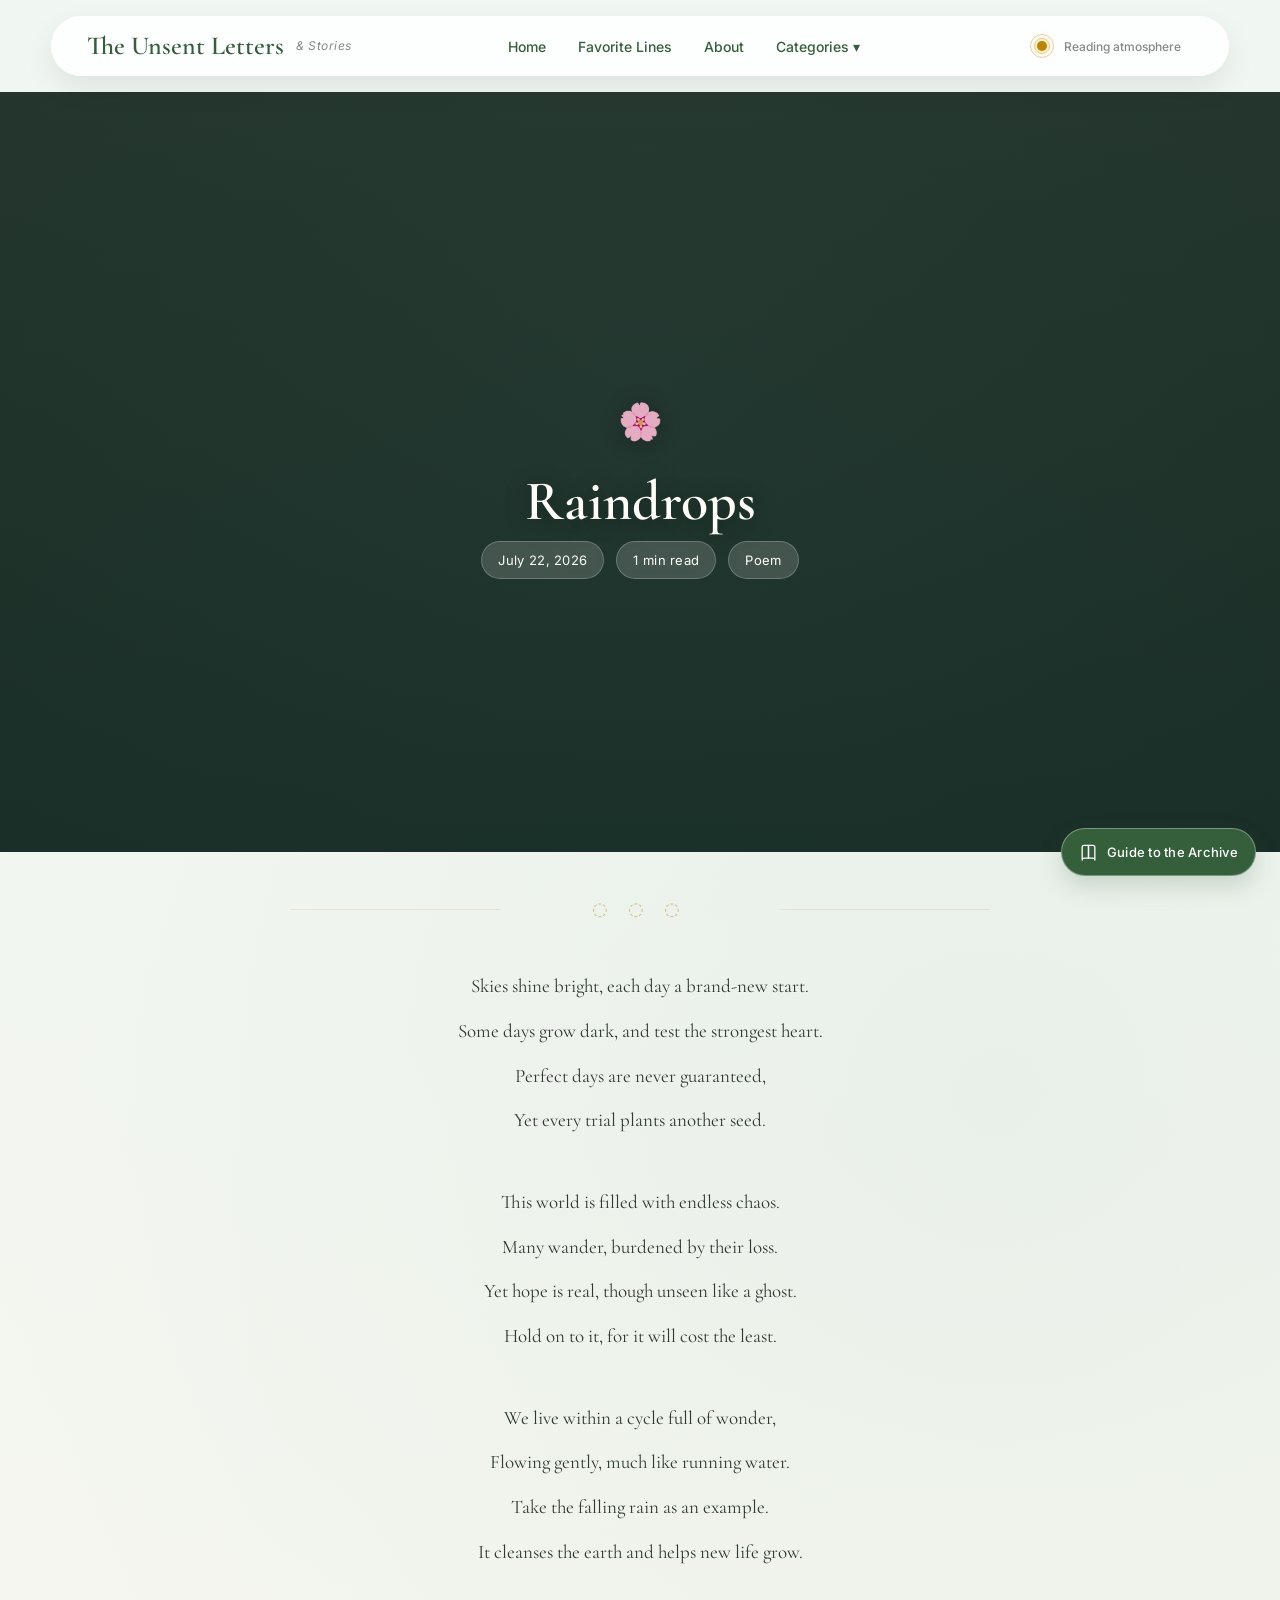
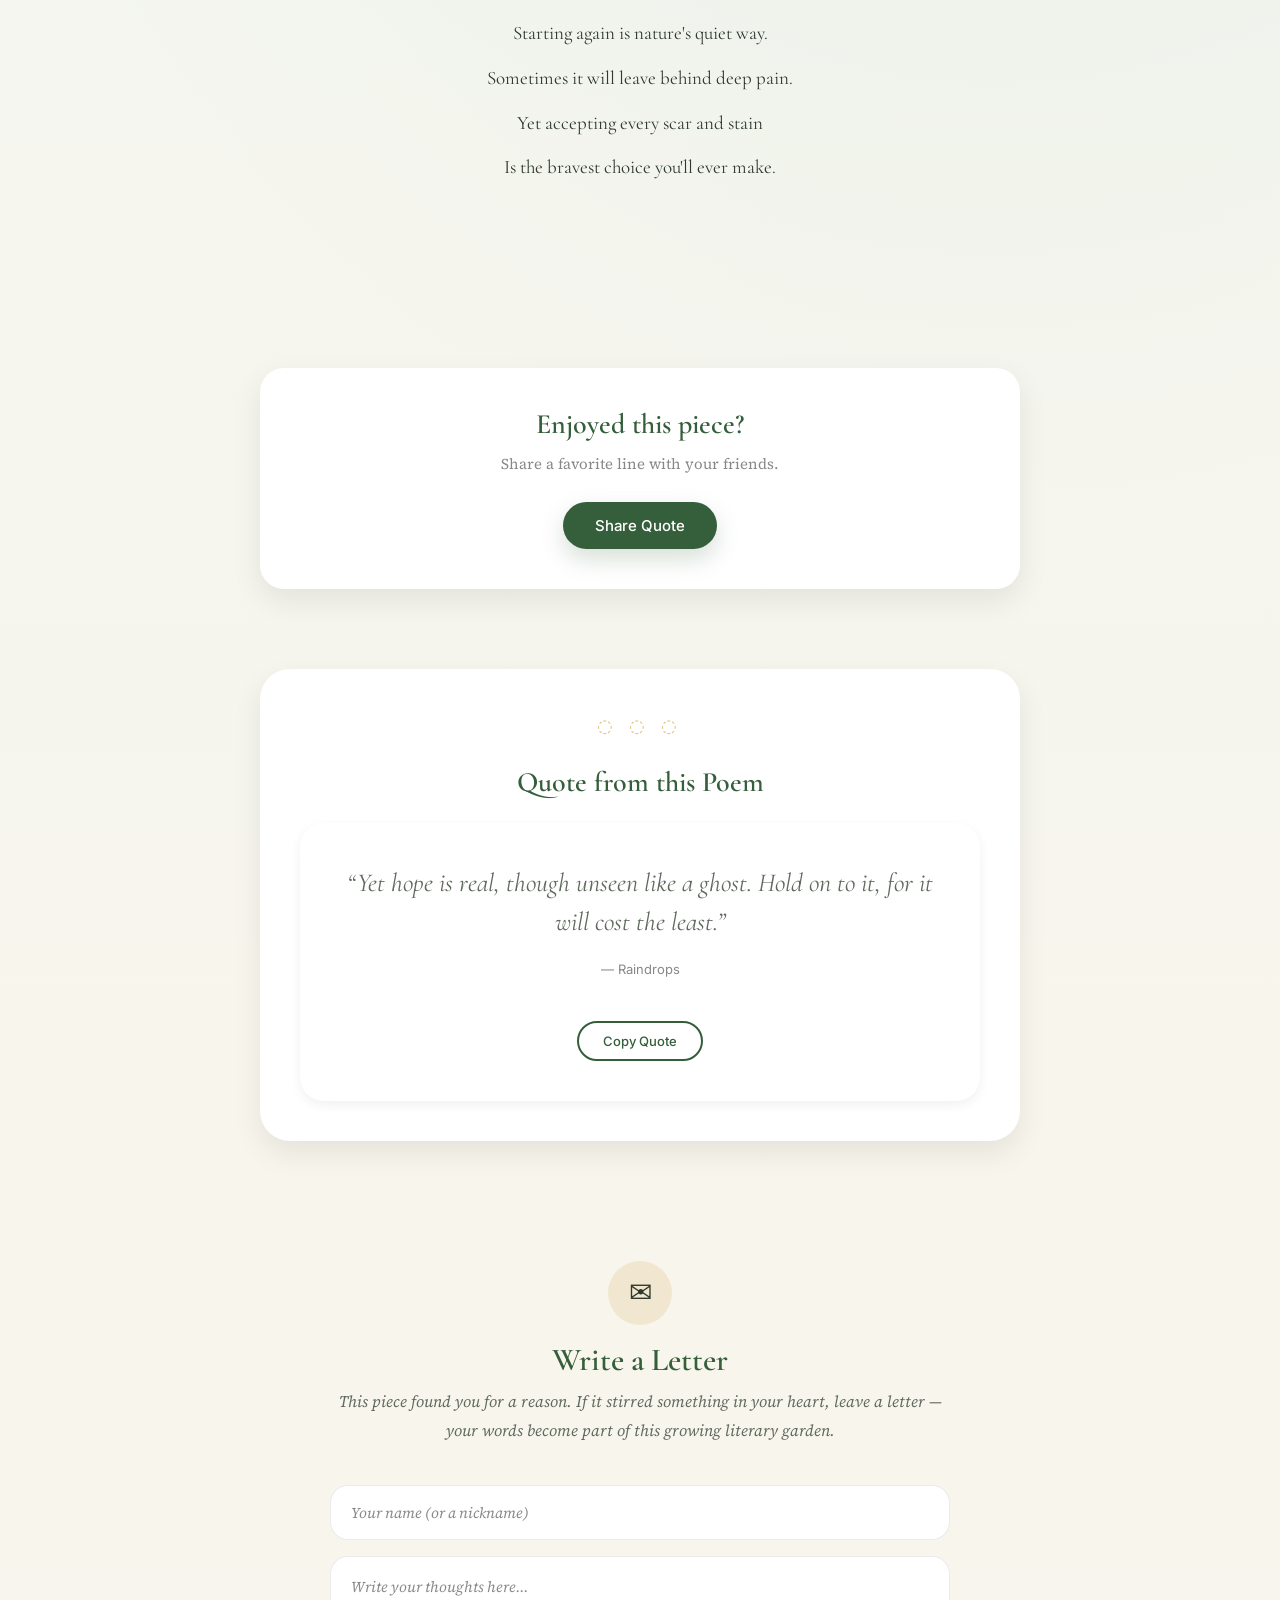
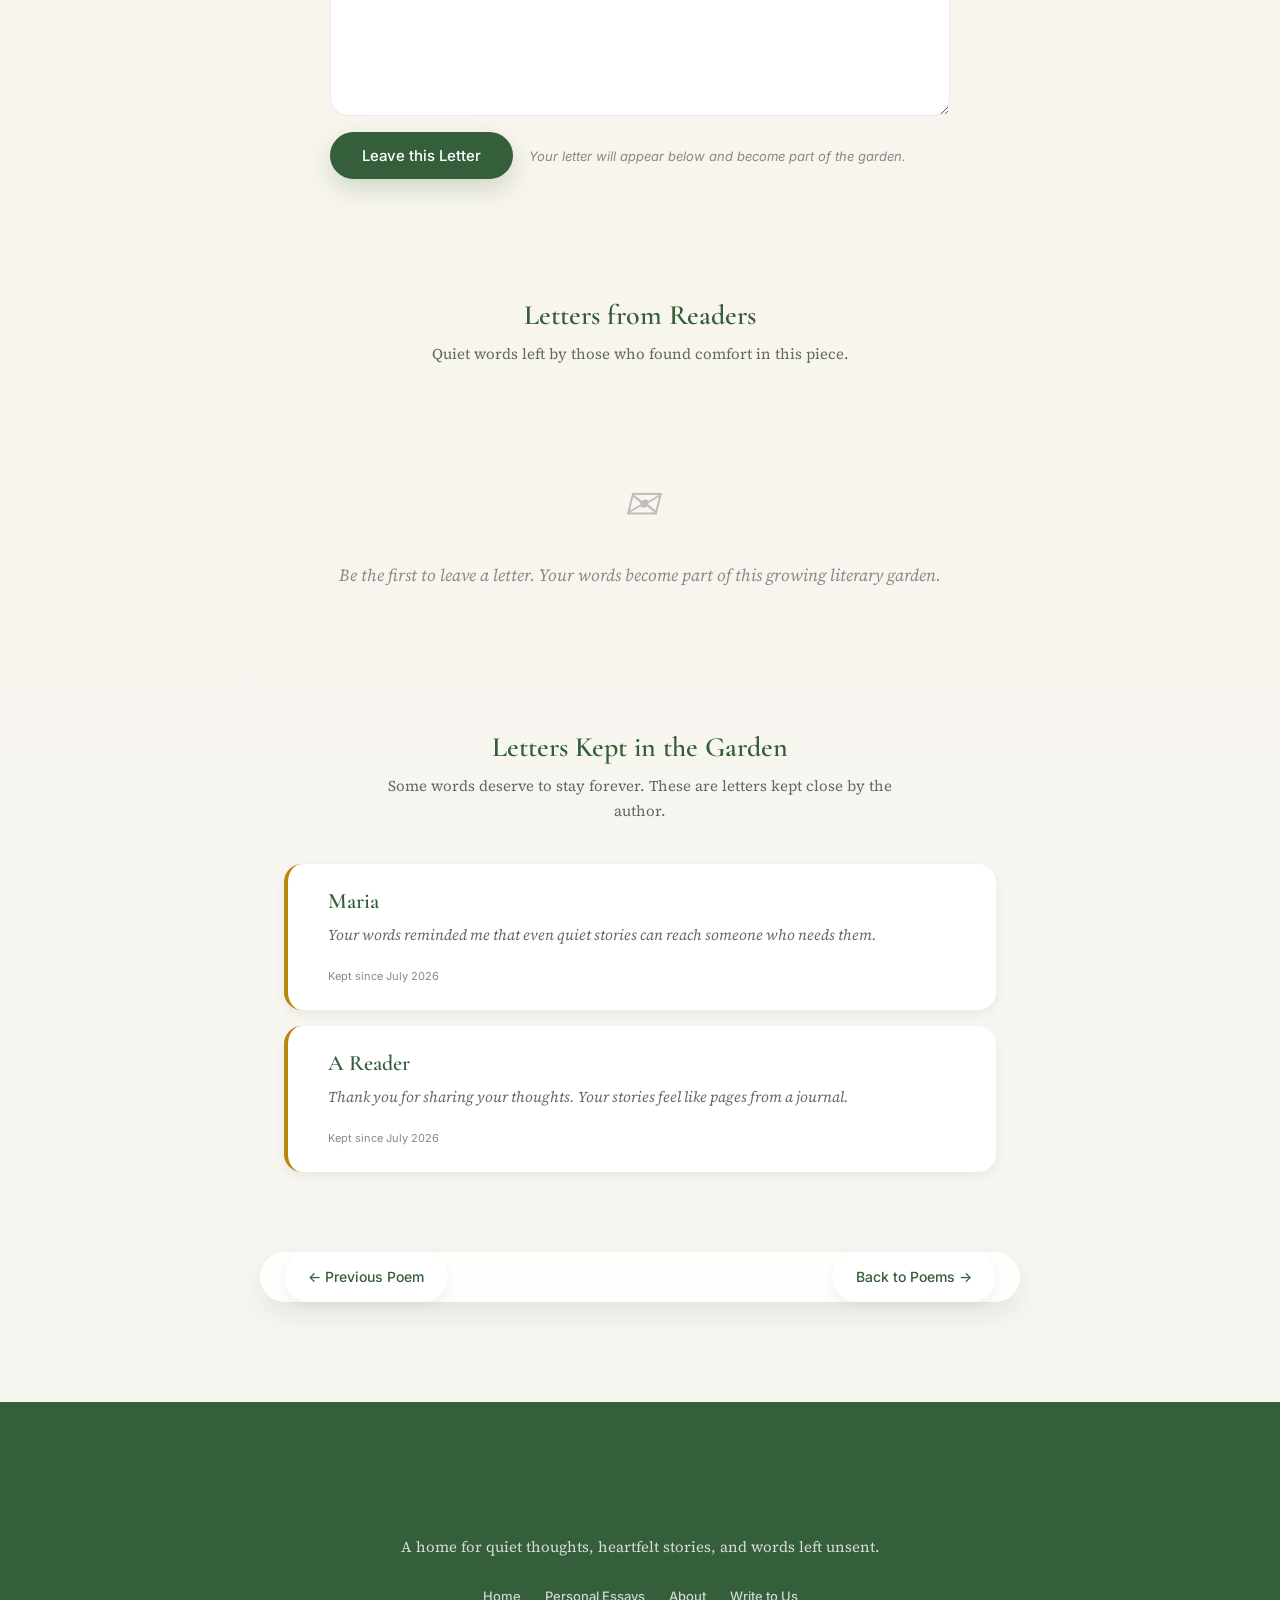
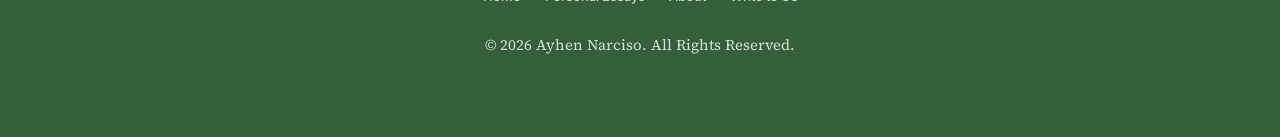
<file: poems/raindrops.html>
<!DOCTYPE html>
<html lang="en">
<head>
    <meta charset="UTF-8">
    <meta name="viewport" content="width=device-width, initial-scale=1.0">
    <title>Raindrops | The Unsent Letters & Stories</title>
    <script src="../theme.js"></script>
    <link rel="stylesheet" href="../style.css">
    <link rel="icon" type="image/png" href="../assets/icons/favicon.png">

    <link rel="preconnect" href="https://fonts.googleapis.com">
    <link rel="preconnect" href="https://fonts.gstatic.com" crossorigin>
    <link href="https://fonts.googleapis.com/css2?family=Cormorant+Garamond:ital,wght@0,400;0,600;0,700;1,400;1,600&family=Source+Serif+4:ital,opsz,wght@0,8..60,400;0,8..60,600;1,8..60,400;1,8..60,600&family=Inter:wght@300;400;500;600&display=swap" rel="stylesheet">
</head>
<body class="article-page poem-raindrops">

    <div id="progress-bar"></div>

    <!-- Decorative Raindrops -->
    <div class="poem-raindrops-container" aria-hidden="true">
        <div class="poem-raindrop"></div>
        <div class="poem-raindrop"></div>
        <div class="poem-raindrop"></div>
        <div class="poem-raindrop"></div>
        <div class="poem-raindrop"></div>
        <div class="poem-raindrop"></div>
        <div class="poem-raindrop"></div>
        <div class="poem-raindrop"></div>
        <div class="poem-raindrop"></div>
        <div class="poem-raindrop"></div>
        <div class="poem-raindrop"></div>
        <div class="poem-raindrop"></div>
    </div>

    <!-- Navigation -->
    <nav>
        <div class="nav-logo">
            <a href="../index.html">
                <span class="site-title">The Unsent Letters</span>
                <span class="site-subtitle">& Stories</span>
            </a>
        </div>

        <button class="hamburger" aria-label="Toggle menu">
            <span></span>
            <span></span>
            <span></span>
        </button>

        <ul class="nav-menu">
            <li><a href="../index.html">Home</a></li>
            <li><a href="../quotes.html">Favorite Lines</a></li>
            <li><a href="../about.html">About</a></li>
            <li class="dropdown">
                <a href="#" class="dropdown-toggle">Categories ▾</a>
                <ul class="dropdown-menu">
                    <li><a href="../essays.html">Personal Essays</a></li>
                    <li><a href="index.html" class="active">Poems</a></li>
                    <li><a href="#">Short Stories</a></li>
                    <li><a href="#">Novels</a></li>
                    <li><a href="#">Articles</a></li>
                    <li><a href="../write-to-us.html">Write to Us</a></li>
                </ul>
            </li>
        </ul>
    </nav>

    <!-- Article Header -->
    <header class="article-header reveal">
        <span class="article-icon">&#127800;</span>
        <h1>Raindrops</h1>
        <div class="article-meta">
            <span>July 22, 2026</span>
            <span>1 min read</span>
            <span>Poem</span>
        </div>
    </header>

    <div class="article-separator">&#9676; &#9676; &#9676;</div>

    <!-- Poem Content -->
    <article class="article-content reveal">
        <div class="poem-stanza">
            <p>Skies shine bright, each day a brand-new start.</p>
            <p>Some days grow dark, and test the strongest heart.</p>
            <p>Perfect days are never guaranteed,</p>
            <p>Yet every trial plants another seed.</p>
        </div>

        <div class="poem-stanza">
            <p>This world is filled with endless chaos.</p>
            <p>Many wander, burdened by their loss.</p>
            <p>Yet hope is real, though unseen like a ghost.</p>
            <p>Hold on to it, for it will cost the least.</p>
        </div>

        <div class="poem-stanza">
            <p>We live within a cycle full of wonder,</p>
            <p>Flowing gently, much like running water.</p>
            <p>Take the falling rain as an example.</p>
            <p>It cleanses the earth and helps new life grow.</p>
        </div>

        <div class="poem-stanza">
            <p>Starting again is nature's quiet way.</p>
            <p>Sometimes it will leave behind deep pain.</p>
            <p>Yet accepting every scar and stain</p>
            <p>Is the bravest choice you'll ever make.</p>
        </div>
    </article>

    <!-- Share Card -->
    <section class="share-card reveal">
        <h3>Enjoyed this piece?</h3>
        <p>Share a favorite line with your friends.</p>
        <button class="btn" onclick="shareThisPiece()">Share Quote</button>
    </section>

    <!-- Quote Section -->
    <section class="letters-section reveal">
        <div class="letters-header">
            <div class="flower-decoration">&#9676; &#9676; &#9676;</div>
            <h2>Quote from this Poem</h2>
        </div>

        <div class="quote-card">
            <p class="quote-text">
                &ldquo;Yet hope is real, though unseen like a ghost. Hold on to it, for it will cost the least.&rdquo;
            </p>
            <p class="quote-author">&mdash; Raindrops</p>
            <button class="btn btn-outline copy-quote" type="button">Copy Quote</button>
        </div>
    </section>

    <!-- Write a Letter -->
    <section class="letter-writing-section reveal">
        <div class="letter-welcome">
            <span class="letter-welcome-icon">&#9993;</span>
            <h2>Write a Letter</h2>
            <p>This piece found you for a reason. If it stirred something in your heart, leave a letter — your words become part of this growing literary garden.</p>
        </div>

        <div class="letter-composition">
            <form id="letterFormWarm" class="letter-form-warm">
                <input type="text" id="warmReaderName" placeholder="Your name (or a nickname)" maxlength="40" required>
                <textarea id="warmReaderLetter" placeholder="Write your thoughts here..." maxlength="800" required></textarea>
                <div class="letter-submit-area">
                    <button type="submit" class="btn-submit-letter">Leave this Letter</button>
                    <p class="letter-form-note">Your letter will appear below and become part of the garden.</p>
                </div>
            </form>
        </div>
    </section>

    <!-- Reader Letters -->
    <section class="reader-letters reveal">
        <div class="reader-letters-header">
            <h2>Letters from Readers</h2>
            <p>Quiet words left by those who found comfort in this piece.</p>
        </div>
        <div id="lettersContainer"></div>
    </section>

    <!-- Garden Letters (Kept) -->
    <section class="garden-letters reveal">
        <div class="garden-header">
            <h2>Letters Kept in the Garden</h2>
            <p>Some words deserve to stay forever. These are letters kept close by the author.</p>
        </div>

        <div class="garden-container">
            <article class="garden-letter">
                <h3>Maria</h3>
                <p>Your words reminded me that even quiet stories can reach someone who needs them.</p>
                <span class="garden-letter-date">Kept since July 2026</span>
            </article>
            <article class="garden-letter">
                <h3>A Reader</h3>
                <p>Thank you for sharing your thoughts. Your stories feel like pages from a journal.</p>
                <span class="garden-letter-date">Kept since July 2026</span>
            </article>
        </div>
    </section>

    <!-- Article Navigation -->
    <nav class="article-nav">
        <a href="wilted-flower.html">&larr; Previous Poem</a>
        <a href="index.html">Back to Poems &rarr;</a>
    </nav>

    <!-- Footer -->
    <footer class="site-footer">
        <h2 class="footer-title">The Unsent Letters & Stories</h2>
        <p>A home for quiet thoughts, heartfelt stories, and words left unsent.</p>

        <div class="footer-links">
            <a href="../index.html">Home</a>
            <a href="../essays.html">Personal Essays</a>
            <a href="../about.html">About</a>
            <a href="../write-to-us.html">Write to Us</a>
        </div>

        <p class="footer-copy">&copy; 2026 Ayhen Narciso. All Rights Reserved.</p>
    </footer>

    <button id="topButton" aria-label="Back to top">&uarr;</button>

    <!-- Share Modal -->
    <div id="shareModal" class="share-modal">
        <div class="share-modal-content">
            <div class="share-modal-header">
                <div class="share-modal-header-text">
                    <h2 class="share-modal-title">Carry this piece with you</h2>
                    <p class="share-modal-description">If these words stayed with you, perhaps they'll stay with someone else too.</p>
                </div>
                <button class="close-share" aria-label="Close share modal">&times;</button>
            </div>
            <div class="share-modal-body">
                <div class="share-actions">

                    <button onclick="shareThisPiece()" class="share-action-btn--primary">&#x2795; Share This Piece</button>

                    <div class="share-section-row">Visual Content</div>

                    <div class="share-grid-2">
                        <button onclick="downloadQuoteCard('instagram-post')" class="share-action-btn">&#x1F4F7; Quote Card</button>
                        <button onclick="downloadPromoCard()" class="share-action-btn">&#x1F3F7; Promo Card</button>
                    </div>

                    <div class="share-grid-2">
                        <button onclick="copyImage('quote')" class="share-action-btn">&#x1F4CB; Copy Image</button>
                        <button onclick="saveToDevice('quote')" class="share-action-btn">&#x1F4BE; Save to Device</button>
                    </div>

                    <div class="share-section-row">Social Media</div>

                    <div class="share-grid-social">
                        <button onclick="shareFacebook()" class="share-action-btn">&#x1F4F1; FB</button>
                        <button onclick="shareX()" class="share-action-btn">&#x1D54F; X</button>
                        <button onclick="shareToInstagramStory()" class="share-action-btn share-action-btn--instagram">&#x1F4F8; Story</button>
                    </div>

                    <div class="share-section-row">Link &amp; Share</div>

                    <button onclick="copyLink()" class="share-action-btn share-action-btn--link">&#x1F517; Copy Poem Link</button>
                    <button onclick="nativeShare()" class="share-action-btn share-action-btn--link" style="background:var(--accent);color:var(--text-on-accent);border:none;">&#x1F30D; Share via...</button>

                </div>
            </div>
        </div>
    </div>

    <!-- Instagram Guide Modal -->
    <div id="instagramGuideModal" class="instagram-guide-modal" role="dialog" aria-modal="true" aria-labelledby="instagramGuideTitle" aria-hidden="true">
        <div class="instagram-guide-overlay"></div>
        <div class="instagram-guide-panel">
            <button class="instagram-guide-close" type="button" aria-label="Close Instagram guide">&times;</button>
            <div class="instagram-guide-content">
                <div class="instagram-guide-icon">&#128247;</div>
                <h2 id="instagramGuideTitle">Share to Instagram</h2>
                <p class="instagram-guide-intro">Your quote card has been downloaded. Here's how to share it:</p>
                <ol class="instagram-guide-steps">
                    <li><strong>Open Instagram</strong> on your mobile device.</li>
                    <li id="instagramStepAction"><strong>Tap Create</strong> (the + icon) and select <strong>Story</strong> or <strong>Post</strong>.</li>
                    <li><strong>Select the downloaded image</strong> from your gallery.</li>
                    <li>Resize, add stickers, or keep it as is — it's already formatted perfectly.</li>
                    <li><strong>Share</strong> and tag <strong>@theunsentletters</strong> so we can see it!</li>
                </ol>
                <p class="instagram-guide-note">Your quote card has been saved to your downloads folder.</p>
                <button class="btn instagram-guide-done" type="button">Got it</button>
            </div>
        </div>
    </div>

    <script src="../share.js"></script>
    <script src="../script.js"></script>
</body>
</html>
</file>
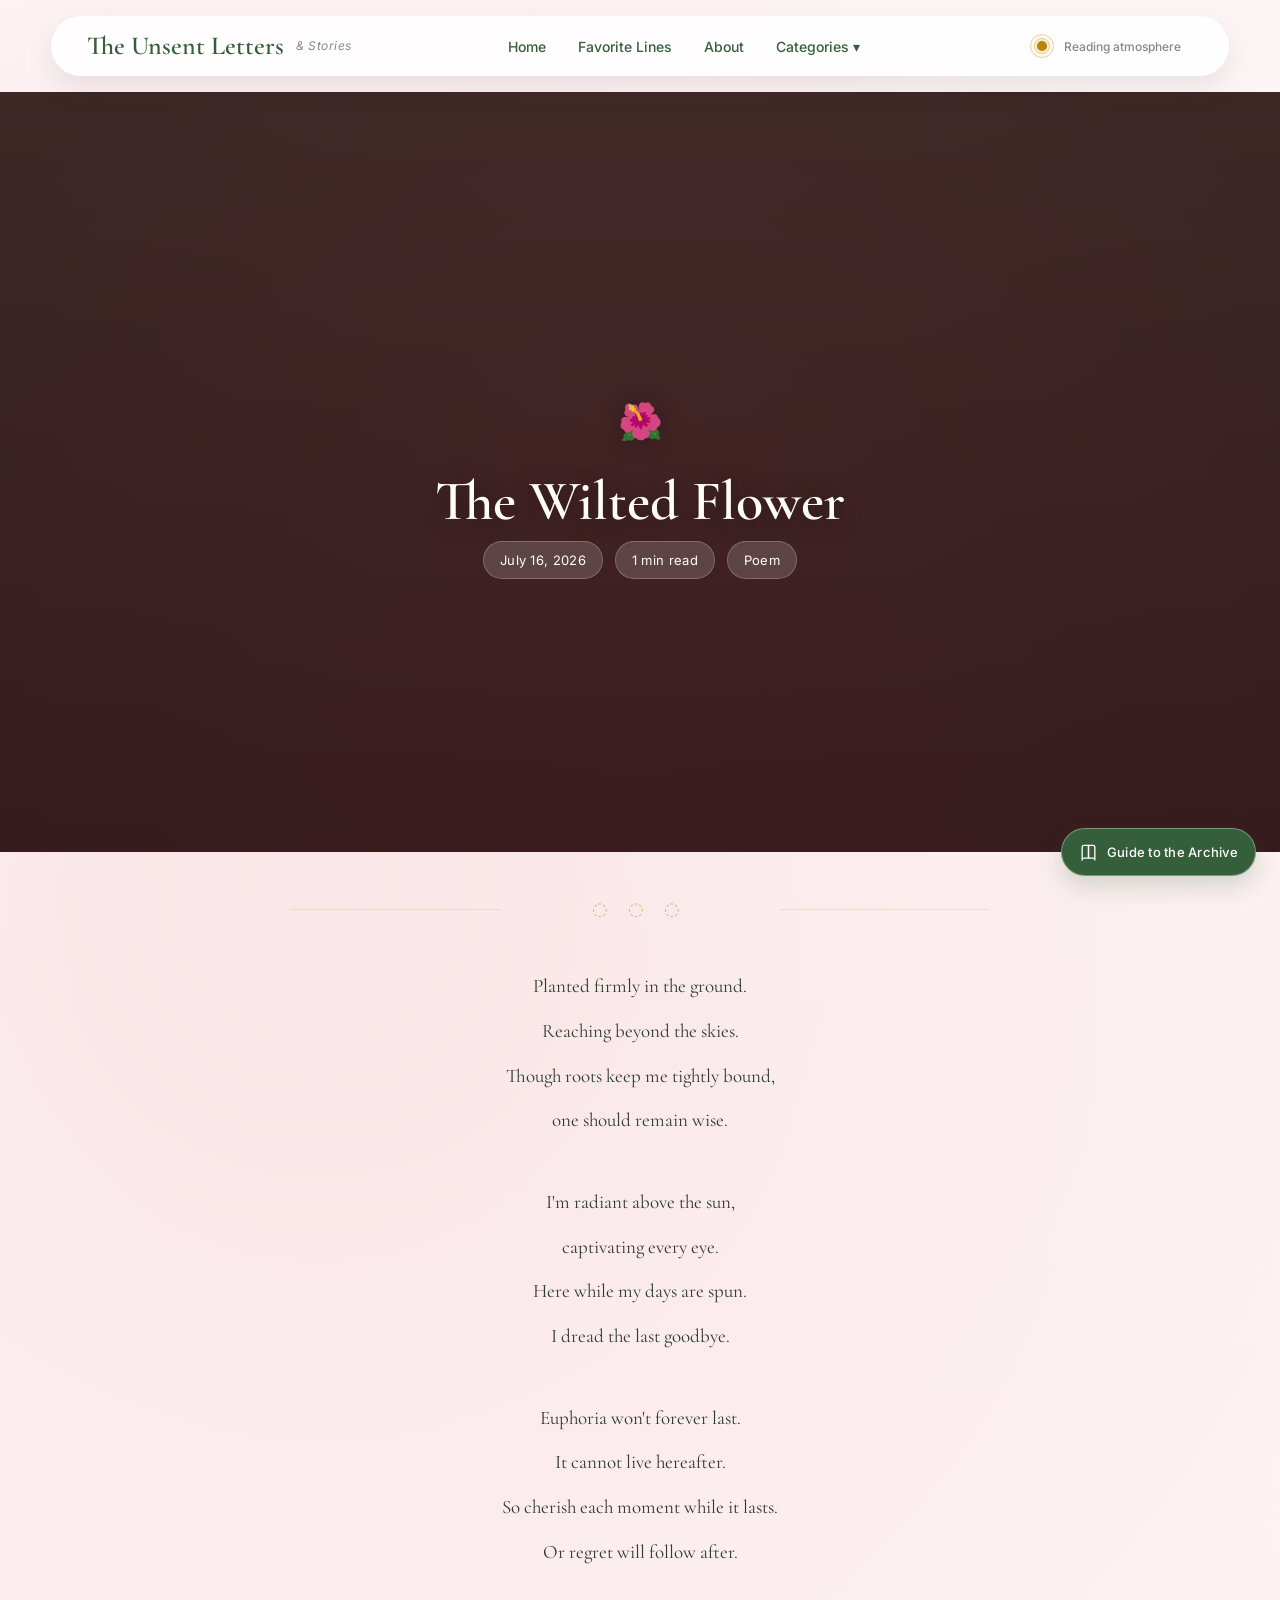
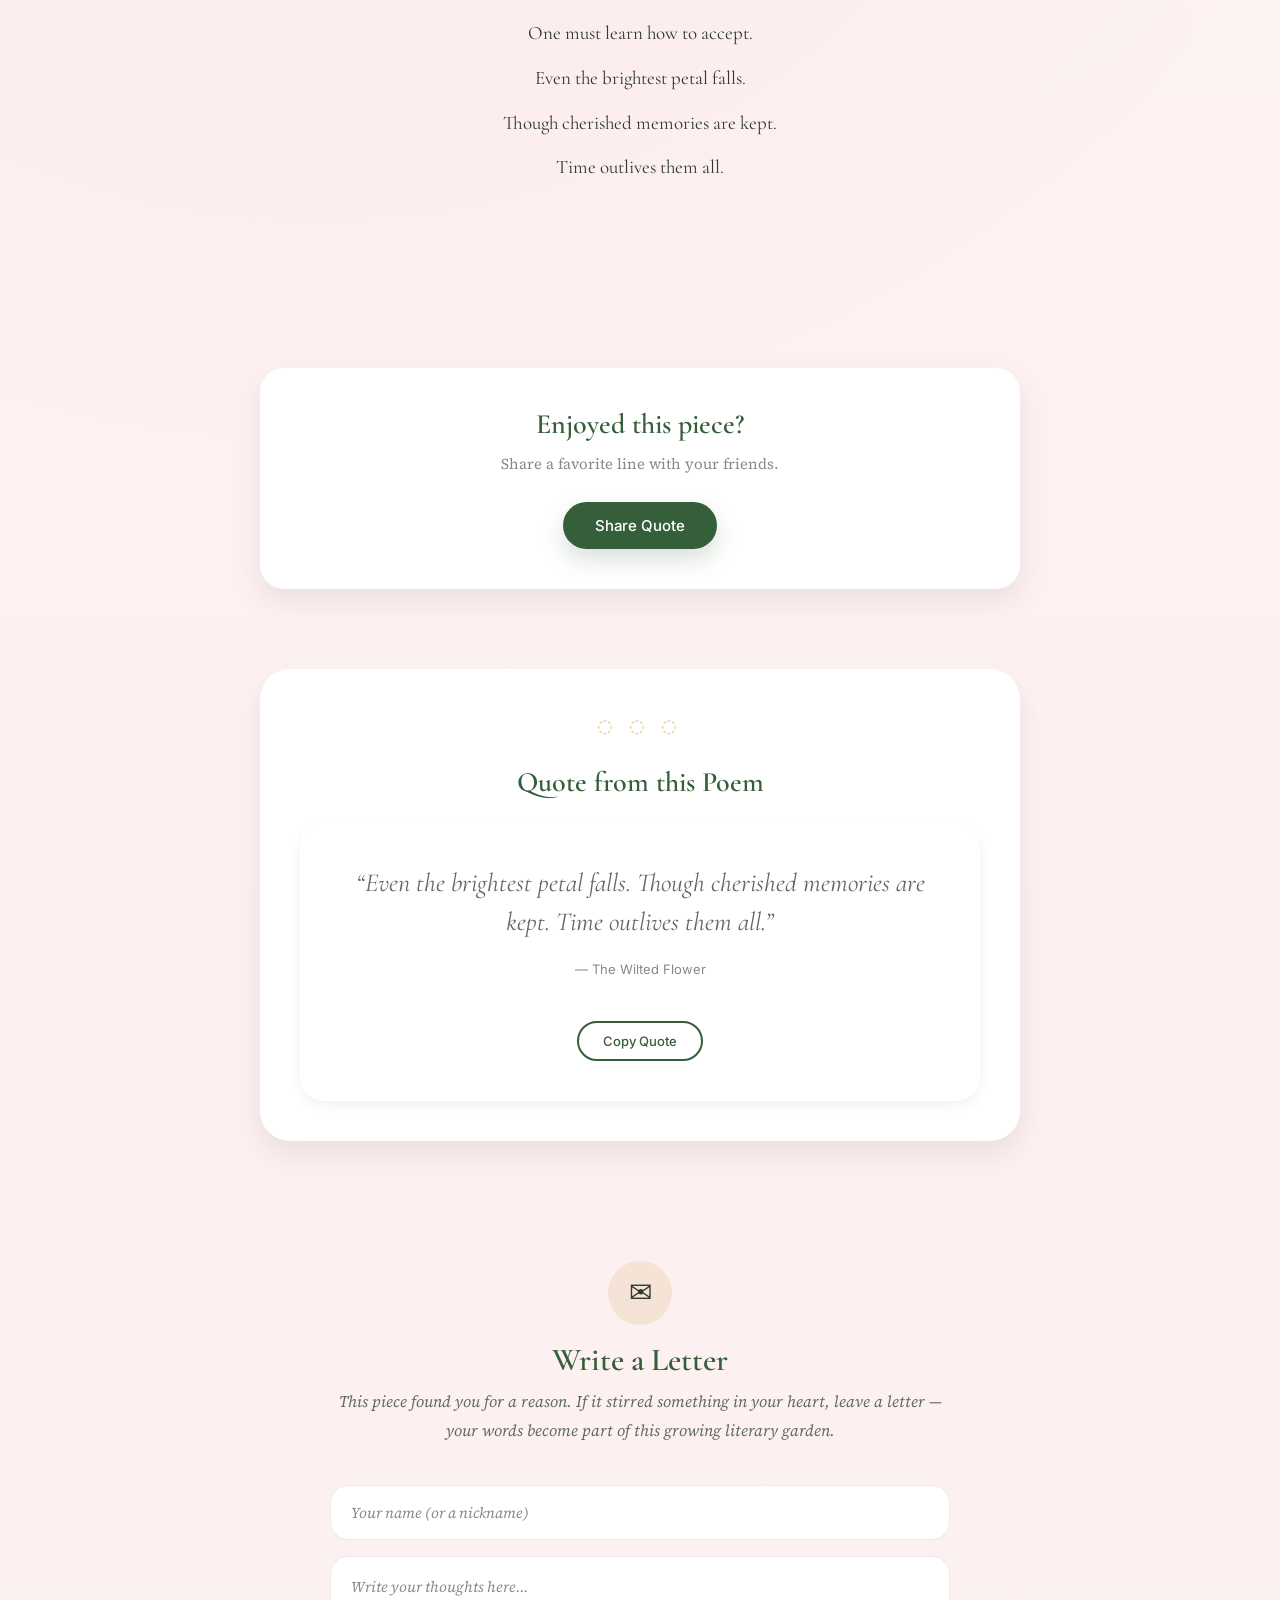
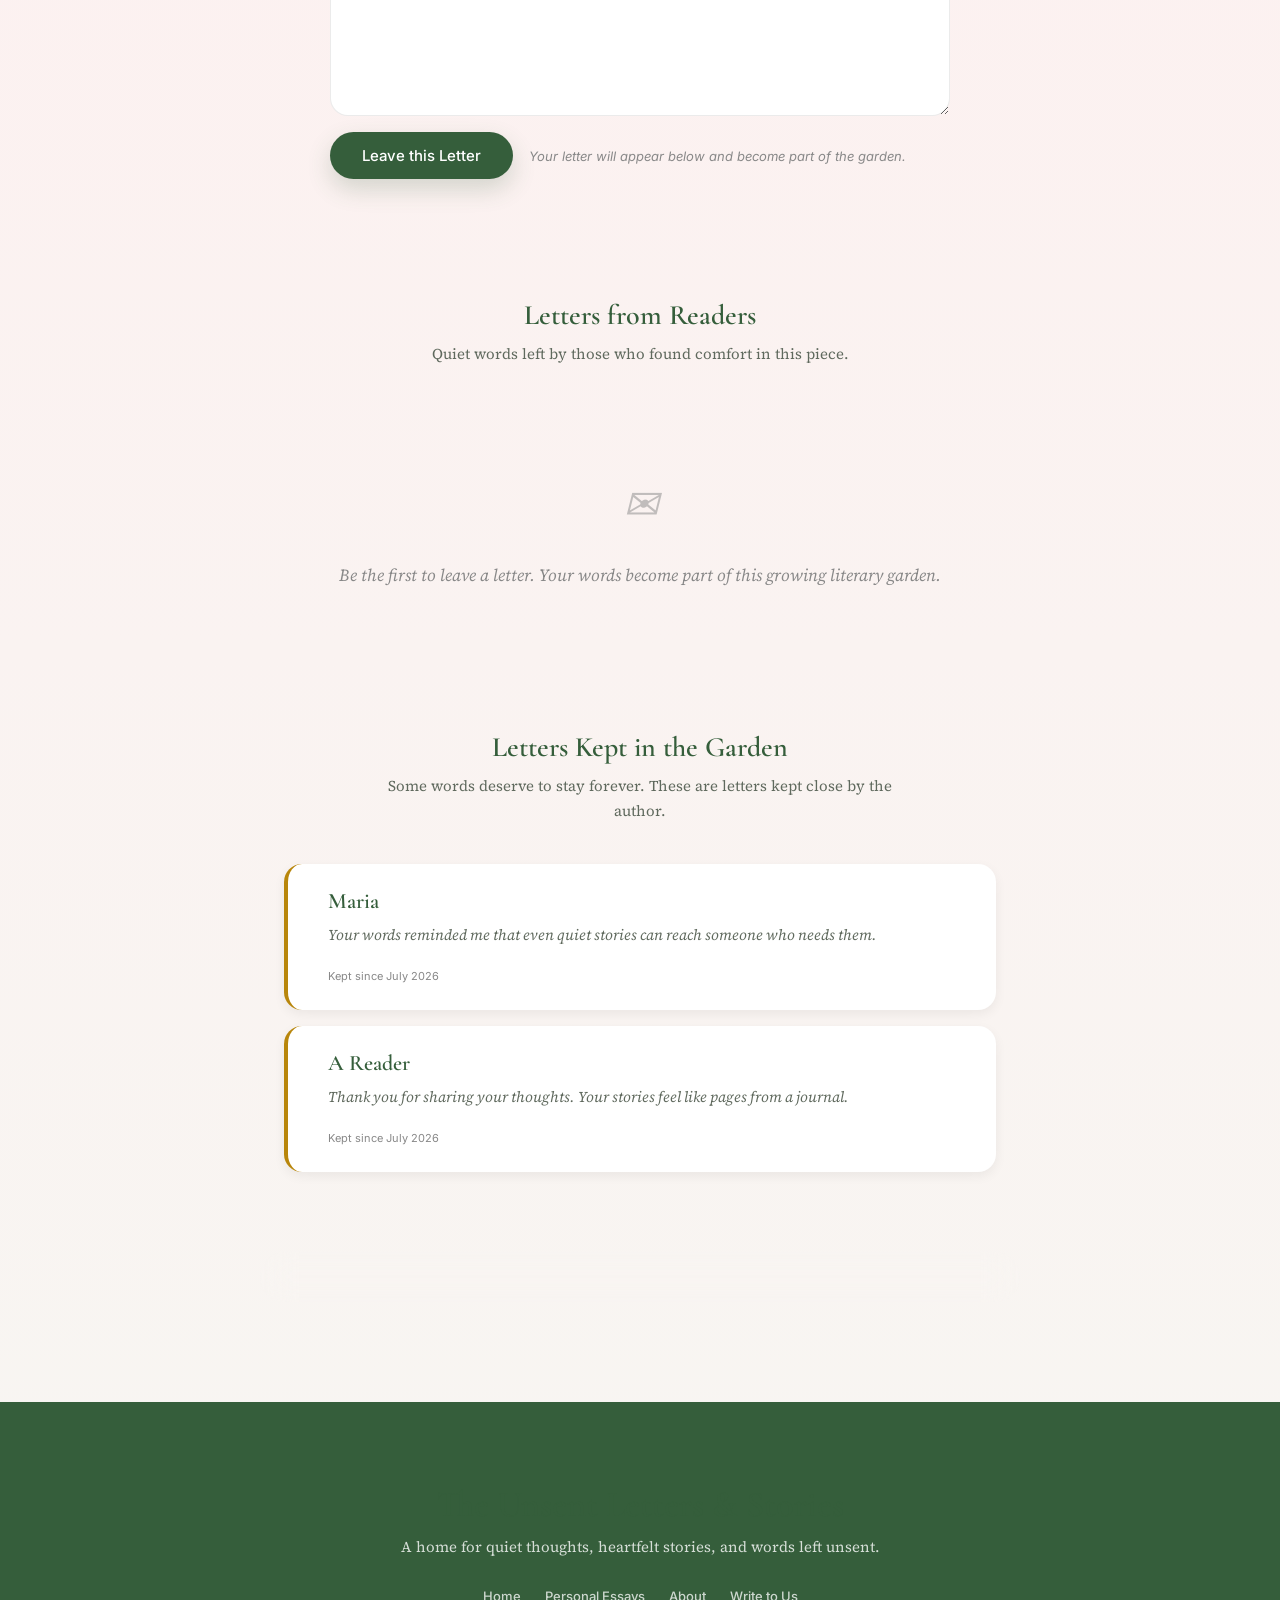
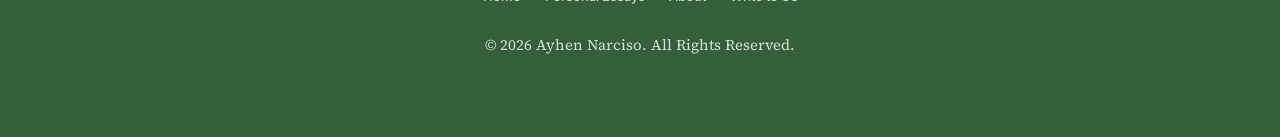
<file: poems/wilted-flower.html>
<!DOCTYPE html>
<html lang="en">
<head>
    <meta charset="UTF-8">
    <meta name="viewport" content="width=device-width, initial-scale=1.0">
    <title>The Wilted Flower | The Unsent Letters & Stories</title>
    <script src="../theme.js"></script>
    <link rel="stylesheet" href="../style.css">
    <link rel="icon" type="image/png" href="../assets/icons/favicon.png">

    <link rel="preconnect" href="https://fonts.googleapis.com">
    <link rel="preconnect" href="https://fonts.gstatic.com" crossorigin>
    <link href="https://fonts.googleapis.com/css2?family=Cormorant+Garamond:ital,wght@0,400;0,600;0,700;1,400;1,600&family=Source+Serif+4:ital,opsz,wght@0,8..60,400;0,8..60,600;1,8..60,400;1,8..60,600&family=Inter:wght@300;400;500;600&display=swap" rel="stylesheet">
</head>
<body class="article-page poem-wilted">

    <div id="progress-bar"></div>

    <!-- Decorative Petals -->
    <div class="poem-petals" aria-hidden="true">
        <div class="poem-petal"></div>
        <div class="poem-petal"></div>
        <div class="poem-petal"></div>
        <div class="poem-petal"></div>
        <div class="poem-petal"></div>
        <div class="poem-petal"></div>
        <div class="poem-petal"></div>
        <div class="poem-petal"></div>
    </div>

    <!-- Navigation -->
    <nav>
        <div class="nav-logo">
            <a href="../index.html">
                <span class="site-title">The Unsent Letters</span>
                <span class="site-subtitle">& Stories</span>
            </a>
        </div>

        <button class="hamburger" aria-label="Toggle menu">
            <span></span>
            <span></span>
            <span></span>
        </button>

        <ul class="nav-menu">
            <li><a href="../index.html">Home</a></li>
            <li><a href="../quotes.html">Favorite Lines</a></li>
            <li><a href="../about.html">About</a></li>
            <li class="dropdown">
                <a href="#" class="dropdown-toggle">Categories ▾</a>
                <ul class="dropdown-menu">
                    <li><a href="../essays.html">Personal Essays</a></li>
                    <li><a href="index.html" class="active">Poems</a></li>
                    <li><a href="#">Short Stories</a></li>
                    <li><a href="#">Novels</a></li>
                    <li><a href="#">Articles</a></li>
                    <li><a href="../write-to-us.html">Write to Us</a></li>
                </ul>
            </li>
        </ul>
    </nav>

    <!-- Article Header -->
    <header class="article-header reveal">
        <span class="article-icon">&#127802;</span>
        <h1>The Wilted Flower</h1>
        <div class="article-meta">
            <span>July 16, 2026</span>
            <span>1 min read</span>
            <span>Poem</span>
        </div>
    </header>

    <div class="article-separator">&#9676; &#9676; &#9676;</div>

    <!-- Poem Content -->
    <article class="article-content reveal">
        <div class="poem-stanza">
            <p>Planted firmly in the ground.</p>
            <p>Reaching beyond the skies.</p>
            <p>Though roots keep me tightly bound,</p>
            <p>one should remain wise.</p>
        </div>

        <div class="poem-stanza">
            <p>I'm radiant above the sun,</p>
            <p>captivating every eye.</p>
            <p>Here while my days are spun.</p>
            <p>I dread the last goodbye.</p>
        </div>

        <div class="poem-stanza">
            <p>Euphoria won't forever last.</p>
            <p>It cannot live hereafter.</p>
            <p>So cherish each moment while it lasts.</p>
            <p>Or regret will follow after.</p>
        </div>

        <div class="poem-stanza">
            <p>One must learn how to accept.</p>
            <p>Even the brightest petal falls.</p>
            <p>Though cherished memories are kept.</p>
            <p>Time outlives them all.</p>
        </div>
    </article>

    <!-- Share Card -->
    <section class="share-card reveal">
        <h3>Enjoyed this piece?</h3>
        <p>Share a favorite line with your friends.</p>
        <button class="btn" onclick="shareThisPiece()">Share Quote</button>
    </section>

    <!-- Quote Section -->
    <section class="letters-section reveal">
        <div class="letters-header">
            <div class="flower-decoration">&#9676; &#9676; &#9676;</div>
            <h2>Quote from this Poem</h2>
        </div>

        <div class="quote-card">
            <p class="quote-text">
                &ldquo;Even the brightest petal falls. Though cherished memories are kept. Time outlives them all.&rdquo;
            </p>
            <p class="quote-author">&mdash; The Wilted Flower</p>
            <button class="btn btn-outline copy-quote" type="button">Copy Quote</button>
        </div>
    </section>

    <!-- Write a Letter -->
    <section class="letter-writing-section reveal">
        <div class="letter-welcome">
            <span class="letter-welcome-icon">&#9993;</span>
            <h2>Write a Letter</h2>
            <p>This piece found you for a reason. If it stirred something in your heart, leave a letter — your words become part of this growing literary garden.</p>
        </div>

        <div class="letter-composition">
            <form id="letterFormWarm" class="letter-form-warm">
                <input type="text" id="warmReaderName" placeholder="Your name (or a nickname)" maxlength="40" required>
                <textarea id="warmReaderLetter" placeholder="Write your thoughts here..." maxlength="800" required></textarea>
                <div class="letter-submit-area">
                    <button type="submit" class="btn-submit-letter">Leave this Letter</button>
                    <p class="letter-form-note">Your letter will appear below and become part of the garden.</p>
                </div>
            </form>
        </div>
    </section>

    <!-- Reader Letters -->
    <section class="reader-letters reveal">
        <div class="reader-letters-header">
            <h2>Letters from Readers</h2>
            <p>Quiet words left by those who found comfort in this piece.</p>
        </div>
        <div id="lettersContainer"></div>
    </section>

    <!-- Garden Letters (Kept) -->
    <section class="garden-letters reveal">
        <div class="garden-header">
            <h2>Letters Kept in the Garden</h2>
            <p>Some words deserve to stay forever. These are letters kept close by the author.</p>
        </div>

        <div class="garden-container">
            <article class="garden-letter">
                <h3>Maria</h3>
                <p>Your words reminded me that even quiet stories can reach someone who needs them.</p>
                <span class="garden-letter-date">Kept since July 2026</span>
            </article>
            <article class="garden-letter">
                <h3>A Reader</h3>
                <p>Thank you for sharing your thoughts. Your stories feel like pages from a journal.</p>
                <span class="garden-letter-date">Kept since July 2026</span>
            </article>
        </div>
    </section>

    <!-- Article Navigation -->
    <nav class="article-nav">
        <a href="index.html">&larr; Back to Poems</a>
        <a href="raindrops.html">Next Poem &rarr;</a>
    </nav>

    <!-- Footer -->
    <footer class="site-footer">
        <h2 class="footer-title">The Unsent Letters & Stories</h2>
        <p>A home for quiet thoughts, heartfelt stories, and words left unsent.</p>

        <div class="footer-links">
            <a href="../index.html">Home</a>
            <a href="../essays.html">Personal Essays</a>
            <a href="../about.html">About</a>
            <a href="../write-to-us.html">Write to Us</a>
        </div>

        <p class="footer-copy">&copy; 2026 Ayhen Narciso. All Rights Reserved.</p>
    </footer>

    <button id="topButton" aria-label="Back to top">&uarr;</button>

    <!-- Share Modal -->
    <div id="shareModal" class="share-modal">
        <div class="share-modal-content">
            <div class="share-modal-header">
                <div class="share-modal-header-text">
                    <h2 class="share-modal-title">Carry this piece with you</h2>
                    <p class="share-modal-description">If these words stayed with you, perhaps they'll stay with someone else too.</p>
                </div>
                <button class="close-share" aria-label="Close share modal">&times;</button>
            </div>
            <div class="share-modal-body">
                <div class="share-actions">

                    <button onclick="shareThisPiece()" class="share-action-btn--primary">&#x2795; Share This Piece</button>

                    <div class="share-section-row">Visual Content</div>

                    <div class="share-grid-2">
                        <button onclick="downloadQuoteCard('instagram-post')" class="share-action-btn">&#x1F4F7; Quote Card</button>
                        <button onclick="downloadPromoCard()" class="share-action-btn">&#x1F3F7; Promo Card</button>
                    </div>

                    <div class="share-grid-2">
                        <button onclick="copyImage('quote')" class="share-action-btn">&#x1F4CB; Copy Image</button>
                        <button onclick="saveToDevice('quote')" class="share-action-btn">&#x1F4BE; Save to Device</button>
                    </div>

                    <div class="share-section-row">Social Media</div>

                    <div class="share-grid-social">
                        <button onclick="shareFacebook()" class="share-action-btn">&#x1F4F1; FB</button>
                        <button onclick="shareX()" class="share-action-btn">&#x1D54F; X</button>
                        <button onclick="shareToInstagramStory()" class="share-action-btn share-action-btn--instagram">&#x1F4F8; Story</button>
                    </div>

                    <div class="share-section-row">Link &amp; Share</div>

                    <button onclick="copyLink()" class="share-action-btn share-action-btn--link">&#x1F517; Copy Poem Link</button>
                    <button onclick="nativeShare()" class="share-action-btn share-action-btn--link" style="background:var(--accent);color:var(--text-on-accent);border:none;">&#x1F30D; Share via...</button>

                </div>
            </div>
        </div>
    </div>

    <!-- Instagram Guide Modal -->
    <div id="instagramGuideModal" class="instagram-guide-modal" role="dialog" aria-modal="true" aria-labelledby="instagramGuideTitle" aria-hidden="true">
        <div class="instagram-guide-overlay"></div>
        <div class="instagram-guide-panel">
            <button class="instagram-guide-close" type="button" aria-label="Close Instagram guide">&times;</button>
            <div class="instagram-guide-content">
                <div class="instagram-guide-icon">&#128247;</div>
                <h2 id="instagramGuideTitle">Share to Instagram</h2>
                <p class="instagram-guide-intro">Your quote card has been downloaded. Here's how to share it:</p>
                <ol class="instagram-guide-steps">
                    <li><strong>Open Instagram</strong> on your mobile device.</li>
                    <li id="instagramStepAction"><strong>Tap Create</strong> (the + icon) and select <strong>Story</strong> or <strong>Post</strong>.</li>
                    <li><strong>Select the downloaded image</strong> from your gallery.</li>
                    <li>Resize, add stickers, or keep it as is — it's already formatted perfectly.</li>
                    <li><strong>Share</strong> and tag <strong>@theunsentletters</strong> so we can see it!</li>
                </ol>
                <p class="instagram-guide-note">Your quote card has been saved to your downloads folder.</p>
                <button class="btn instagram-guide-done" type="button">Got it</button>
            </div>
        </div>
    </div>

    <script src="../share.js"></script>
    <script src="../script.js"></script>
</body>
</html>
</file>
<file: style.css>
/* =========================================
   THE UNSENT LETTERS & STORIES
   Global Stylesheet — Adaptive Theme System
   ========================================= */

/* ----- CSS Variables (Daylight – default) ----- */
:root {
  /* --- Semantic theme tokens (Daylight) --- */
  --background: #F7F6F2;
  --background-subtle: #F8F5EC;
  --surface: #FFFFFF;
  --surface-raised: #FFFDF7;
  --surface-glass: rgba(255, 255, 255, 0.85);
  --text-primary: #2F3A2F;
  --text-secondary: #5F695D;
  --text-muted: #888;
  --text-on-accent: #FFFFFF;
  --accent: #355E3B;
  --accent-hover: #4F7B54;
  --accent-muted: #2F3A2F;
  --accent-gold: #B8860B;
  --accent-gold-hover: #D4A030;
  --accent-gold-light: #F6D365;
  --border: rgba(53, 94, 59, 0.12);
  --shadow-sm: 0 4px 12px rgba(0, 0, 0, 0.06);
  --shadow-md: 0 12px 30px rgba(0, 0, 0, 0.08);
  --shadow-lg: 0 20px 50px rgba(0, 0, 0, 0.1);
  --shadow-btn: 0 10px 25px rgba(53, 94, 59, 0.2);
  --shadow-btn-hover: 0 18px 35px rgba(53, 94, 59, 0.3);
  --button-accent-shadow: 0 10px 25px rgba(184, 134, 11, 0.25);
  --focus-ring: var(--accent-gold-light);
  --shadow: var(--shadow-md);
  --overlay: rgba(31, 45, 33, 0.48);

  /* --- Component-specific tokens (Daylight) --- */
  --nav-bg: var(--surface-glass);
  --nav-shadow: var(--shadow-md);
  --nav-link-hover-bg: var(--accent);
  --nav-link-hover-color: var(--text-on-accent);
  --dropdown-bg: var(--surface-glass);
  --dropdown-shadow: var(--shadow-lg);
  --hamburger-color: var(--accent);
  --mobile-menu-bg: rgba(255, 255, 255, 0.97);

  --hero-bg: var(--accent-muted);
  --hero-overlay: linear-gradient(180deg, rgba(20, 31, 22, 0.62) 0%, rgba(28, 43, 30, 0.72) 52%, rgba(24, 35, 25, 0.78) 100%);
  --hero-text: var(--surface-raised);
  --hero-description: rgba(255, 253, 247, 0.9);
  --hero-btn-bg: var(--surface-raised);
  --hero-btn-color: var(--accent);
  --hero-btn-hover-bg: var(--accent-gold-light);
  --hero-btn-hover-color: var(--accent-muted);

  --card-bg: var(--surface);
  --card-shadow: var(--shadow-sm);
  --card-shadow-hover: var(--shadow-md);
  --card-border: var(--border);
  --card-accent: var(--accent-gold);

  --footer-bg: var(--accent);
  --footer-text: var(--text-on-accent);
  --footer-link-color: var(--text-on-accent);
  --footer-link-hover: var(--accent-gold-light);
  --footer-opacity: 0.8;

  --quote-card-bg: var(--surface);
  --quote-card-border: var(--border);

  --search-bg: var(--surface);
  --search-shadow: var(--shadow-sm);
  --search-focus-shadow: var(--shadow-btn);
  --search-border: rgba(53, 94, 59, 0.14);

  --guide-trigger-bg: var(--accent);
  --guide-trigger-color: var(--text-on-accent);
  --guide-trigger-hover-bg: var(--accent-hover);
  --guide-modal-overlay: rgba(31, 45, 33, 0.48);
  --guide-panel-bg: var(--surface-raised);
  --guide-panel-border: var(--border);
  --guide-panel-shadow: 0 28px 70px rgba(20, 34, 22, 0.28);
  --guide-nav-bg: rgba(255, 255, 255, 0.56);
  --guide-nav-hover-bg: var(--surface);
  --guide-nav-hover-shadow: var(--shadow-sm);

  --article-header-bg: var(--accent-muted);
  --article-header-text: var(--surface-raised);
  --article-header-shadow: rgba(0, 0, 0, 0.38);
  --article-default-hero-overlay: linear-gradient(180deg, rgba(32, 42, 31, 0.66), rgba(32, 42, 31, 0.78));
  --article-meta-bg: rgba(255, 255, 255, 0.16);
  --article-meta-border: rgba(255, 255, 255, 0.22);
  --article-text-shadow: 0 1px 0 rgba(255, 255, 255, 0.42);
  --article-page-wash: linear-gradient(180deg, var(--background) 0%, var(--background-subtle) 100%);
  --article-blockquote-bg: linear-gradient(90deg, rgba(212, 160, 48, 0.06), transparent);
  --article-separator-color: var(--accent-gold);
  --article-sunflower-overlay: linear-gradient(180deg, rgba(54, 40, 16, 0.52), rgba(48, 35, 14, 0.78));
  --article-sunflower-wash: radial-gradient(circle at 12% 16%, rgba(246, 211, 101, 0.18), transparent 30%), linear-gradient(180deg, #FBF7EA 0%, var(--background-subtle) 56%, var(--background) 100%);
  --article-moonbound-overlay: linear-gradient(180deg, rgba(9, 22, 50, 0.5), rgba(10, 24, 51, 0.82));
  --article-moonbound-wash: radial-gradient(circle at 85% 12%, rgba(141, 163, 207, 0.16), transparent 28%), linear-gradient(180deg, #F4F6FB 0%, #F8F6F1 58%, var(--background) 100%);
  --article-blizzard-overlay: linear-gradient(180deg, rgba(31, 49, 63, 0.5), rgba(38, 53, 65, 0.8));
  --article-blizzard-wash: radial-gradient(circle at 14% 15%, rgba(168, 190, 204, 0.22), transparent 28%), linear-gradient(180deg, #F2F6F6 0%, #F7F6F2 62%, var(--background) 100%);
  --article-peace-overlay: linear-gradient(180deg, rgba(35, 73, 47, 0.38), rgba(38, 69, 43, 0.68));
  --article-peace-wash: radial-gradient(circle at 82% 15%, rgba(194, 222, 167, 0.25), transparent 30%), linear-gradient(180deg, #F6F9EF 0%, var(--background-subtle) 58%, var(--background) 100%);
  --article-eccentric-overlay: linear-gradient(135deg, rgba(48, 46, 66, 0.58), rgba(42, 70, 64, 0.7));
  --article-eccentric-wash: radial-gradient(circle at 10% 10%, rgba(170, 149, 191, 0.16), transparent 27%), radial-gradient(circle at 88% 25%, rgba(117, 171, 159, 0.14), transparent 25%), linear-gradient(180deg, #FAF8F5 0%, var(--background-subtle) 62%, var(--background) 100%);
  --article-nav-bg: var(--surface);
  --article-nav-shadow: var(--shadow-sm);
  --article-nav-hover-bg: var(--accent);
  --article-nav-hover-color: var(--text-on-accent);
  --article-nav-hover-shadow: var(--shadow-btn);

  --share-card-bg: var(--surface);
  --share-card-shadow: var(--shadow-md);
  --share-action-btn-bg: var(--accent);
  --share-modal-bg: var(--surface);
  --share-modal-overlay: var(--overlay);
  --close-share-color: var(--text-muted);
  --close-share-hover: var(--accent);

  --letter-form-border: rgba(0, 0, 0, 0.08);
  --letter-form-focus-border: var(--accent);
  --letter-form-focus-shadow: rgba(53, 94, 59, 0.1);
  --letter-submit-bg: var(--accent);
  --letter-submit-hover-bg: var(--accent-hover);

  --line-card-bg: var(--surface);
  --line-card-shadow: var(--shadow-sm);
  --line-card-shadow-hover: var(--shadow-md);

  --garden-letter-bg: var(--surface);

  --about-highlight-bg: rgba(212, 160, 48, 0.06);
  --about-highlight-border: var(--accent-gold);

  --top-button-bg: var(--accent);
  --top-button-color: var(--text-on-accent);
  --top-button-hover-bg: var(--accent-hover);

  --library-hero-bg: linear-gradient(135deg, rgba(255, 253, 247, 0.96), rgba(248, 245, 236, 0.9));
  --library-hero-border: rgba(184, 134, 11, 0.16);
  --library-hero-shadow: var(--shadow-md);
  --library-page-bg: var(--background);
  --library-card-bg: var(--surface-raised);
  --library-card-border: rgba(53, 94, 59, 0.12);
  --library-card-shadow: 0 9px 22px rgba(43, 52, 39, 0.07);
  --library-card-shadow-hover: 0 18px 42px rgba(43, 52, 39, 0.14);
  --library-card-icon-bg: rgba(184, 134, 11, 0.12);
  --library-card-badge: var(--accent-gold);

  /* Library modal tokens (Daylight) */
  --library-modal-overlay: rgba(31, 45, 33, 0.55);
  --library-modal-panel-bg: var(--surface-raised);
  --library-modal-panel-border: var(--border);
  --library-modal-panel-shadow: 0 28px 70px rgba(20, 34, 22, 0.28);
  --library-modal-close-hover-bg: rgba(53, 94, 59, 0.08);
  --library-category-card-bg: var(--surface);
  --library-category-card-border: rgba(53, 94, 59, 0.10);
  --library-category-card-shadow: 0 6px 18px rgba(43, 52, 39, 0.06);
  --library-category-card-shadow-hover: 0 14px 32px rgba(43, 52, 39, 0.12);
  --library-category-card-disabled-opacity: 0.55;
  --library-category-icon-bg: rgba(184, 134, 11, 0.10);
  --library-badge-available-bg: rgba(53, 94, 59, 0.10);
  --library-badge-available-color: var(--accent);
  --library-badge-coming-bg: rgba(184, 134, 11, 0.12);
  --library-badge-coming-color: var(--accent-gold);

  --progress-bar-bg: var(--accent-gold);

  --toggle-bg: rgba(53, 94, 59, 0.07);
  --toggle-color: var(--accent);
  --toggle-hover-bg: rgba(53, 94, 59, 0.12);
  --toggle-border: var(--border);
  --toggle-moonlight-shadow: 0 0 18px rgba(200, 154, 70, 0.14);

  --guide-trigger-border: rgba(255, 255, 255, 0.34);
  --guide-close-hover-bg: rgba(53, 94, 59, 0.08);
  --hero-button-shadow: 0 10px 25px rgba(0, 0, 0, 0.2);
  --start-card-hover-shadow: 0 25px 55px rgba(0, 0, 0, 0.1);
  --essay-quote-bg: rgba(184, 134, 11, 0.04);
  --library-decoration-primary: rgba(53, 94, 59, 0.12);
  --library-decoration-secondary: rgba(212, 160, 48, 0.11);
  --article-vignette: radial-gradient(circle at 50% 45%, transparent 0, rgba(18, 28, 20, 0.18) 100%);
  --article-icon-shadow: 0 2px 12px rgba(0, 0, 0, 0.3);

  /* Poem-specific tokens (Daylight) */
  --poem-wilted-overlay: linear-gradient(180deg, rgba(92, 24, 34, 0.48), rgba(68, 18, 26, 0.76));
  --poem-wilted-wash: radial-gradient(circle at 25% 18%, rgba(230, 150, 160, 0.15), transparent 28%), linear-gradient(180deg, #FDF5F5 0%, #FDF0F0 56%, var(--background) 100%);
  --poem-wilted-hero: url('https://images.unsplash.com/photo-1518621736915-f3b1c41bfd00?auto=format&fit=crop&q=82&w=2200');
  --poem-wilted-accent: #B8404A;
  --poem-petal-color: rgba(184, 64, 74, 0.2);

  --poem-raindrops-overlay: linear-gradient(180deg, rgba(30, 60, 55, 0.44), rgba(20, 48, 42, 0.74));
  --poem-raindrops-wash: radial-gradient(circle at 78% 22%, rgba(180, 210, 195, 0.16), transparent 26%), linear-gradient(180deg, #F0F7F3 0%, var(--background-subtle) 58%, var(--background) 100%);
  --poem-raindrops-hero: url('https://images.unsplash.com/photo-1534274988757-a28bf1a57c17?auto=format&fit=crop&q=82&w=2200');
  --poem-raindrops-accent: #5A8F7C;
  --poem-raindrop-color: rgba(90, 143, 124, 0.2);

  --essay-accent-sunflower: #B8860B;
  --essay-accent-blizzard: #67889B;
  --essay-accent-eccentric: #8A6E94;
  --essay-accent-moonbound: #526A9E;
  --essay-accent-peace: #5F8C63;

  --scrollbar-thumb: var(--accent-hover);
  --scrollbar-thumb-hover: var(--accent);
  --selection-bg: var(--accent-hover);
  --selection-color: var(--text-on-accent);

  /* Spacing */
  --space-xs: 8px;
  --space-sm: 16px;
  --space-md: 24px;
  --space-lg: 40px;
  --space-xl: 60px;
  --space-2xl: 80px;
  --space-3xl: 100px;

  /* Border Radius */
  --radius-sm: 12px;
  --radius-md: 18px;
  --radius-lg: 24px;
  --radius-xl: 30px;
  --radius-full: 60px;
  --radius-round: 50px;

  /* Typography */
  --font-heading: 'Cormorant Garamond', Georgia, serif;
  --font-body: 'Source Serif 4', Georgia, serif;
  --font-nav: 'Inter', -apple-system, sans-serif;

  /* Reading */
  --reading-width: 720px;
  --content-width: 700px;
  --content-max: 760px;
  --max-width: 1200px;

  /* Transitions */
  --transition-fast: 0.25s ease;
  --transition-base: 0.35s ease;
  --transition-slow: 0.6s ease;
}

/* ----- Moonlight Theme ----- */
html[data-theme="moonlight"] {
  /* Semantic theme tokens (Moonlight) */
  --background: #171614;
  --background-subtle: #22211F;
  --surface: #2B2926;
  --surface-raised: #2B2926;
  --surface-glass: rgba(43, 41, 38, 0.9);
  --text-primary: #F2EEDF;
  --text-secondary: #C8C1B4;
  --text-muted: #aaa397;
  --text-on-accent: #F2EEDF;
  --accent: #84977a;
  --accent-hover: #a9b89a;
  --accent-muted: #171614;
  --accent-gold: #d0a95f;
  --accent-gold-hover: #c89a46;
  --accent-gold-light: #e4c782;
  --border: rgba(215, 203, 181, 0.16);
  --shadow-sm: 0 4px 16px rgba(0, 0, 0, 0.18);
  --shadow-md: 0 12px 32px rgba(0, 0, 0, 0.24);
  --shadow-lg: 0 20px 54px rgba(0, 0, 0, 0.3);
  --shadow-btn: 0 10px 25px rgba(0, 0, 0, 0.25);
  --shadow-btn-hover: 0 16px 32px rgba(0, 0, 0, 0.34);
  --button-accent-shadow: 0 10px 25px rgba(200, 154, 70, 0.25);
  --focus-ring: var(--accent-gold-light);
  --shadow: var(--shadow-md);
  --overlay: rgba(12, 11, 10, 0.62);

  /* Component-specific tokens (Moonlight) */
  --nav-bg: var(--surface-glass);
  --nav-shadow: var(--shadow-md);
  --nav-link-hover-bg: var(--accent);
  --nav-link-hover-color: var(--text-on-accent);
  --dropdown-bg: var(--surface-glass);
  --dropdown-shadow: var(--shadow-lg);
  --hamburger-color: var(--accent-gold-light);
  --mobile-menu-bg: rgba(34, 33, 31, 0.98);

  --hero-bg: var(--accent-muted);
  --hero-overlay: linear-gradient(180deg, rgba(10, 14, 11, 0.72) 0%, rgba(15, 22, 16, 0.8) 52%, rgba(13, 17, 14, 0.86) 100%);
  --hero-text: #F2EEDF;
  --hero-description: rgba(242, 238, 223, 0.95);
  --hero-btn-bg: #E8E4D5;
  --hero-btn-color: #1F2E22;
  --hero-btn-hover-bg: var(--accent-gold-light);
  --hero-btn-hover-color: var(--accent-muted);

  --card-bg: var(--surface);
  --card-shadow: var(--shadow-sm);
  --card-shadow-hover: var(--shadow-md);
  --card-border: var(--border);
  --card-accent: var(--accent-gold);

  --footer-bg: var(--background-subtle);
  --footer-text: var(--text-primary);
  --footer-link-color: var(--text-secondary);
  --footer-link-hover: var(--accent-gold-light);
  --footer-opacity: 0.8;

  --quote-card-bg: var(--surface-raised);
  --quote-card-border: var(--border);

  --search-bg: var(--surface-raised);
  --search-shadow: var(--shadow-sm);
  --search-focus-shadow: 0 0 0 5px rgba(200, 154, 70, 0.1), var(--shadow-sm);
  --search-border: var(--border);

  --guide-trigger-bg: var(--accent);
  --guide-trigger-color: var(--text-on-accent);
  --guide-trigger-hover-bg: var(--accent-hover);
  --guide-modal-overlay: rgba(12, 11, 10, 0.62);
  --guide-panel-bg: var(--surface-raised);
  --guide-panel-border: var(--border);
  --guide-panel-shadow: 0 28px 70px rgba(0, 0, 0, 0.4);
  --guide-nav-bg: rgba(62, 58, 53, 0.76);
  --guide-nav-hover-bg: var(--surface-raised);
  --guide-nav-hover-shadow: var(--shadow-sm);

  --article-header-bg: var(--accent-muted);
  --article-header-text: #F2EEDF;
  --article-header-shadow: 0 3px 30px rgba(0, 0, 0, 0.55);
  --article-default-hero-overlay: linear-gradient(180deg, rgba(20, 24, 20, 0.82), rgba(10, 12, 10, 0.92));
  --article-meta-bg: rgba(242, 238, 223, 0.18);
  --article-meta-border: rgba(242, 238, 223, 0.25);
  --article-text-shadow: 0 1px 3px rgba(0, 0, 0, 0.4);
  --article-blockquote-bg: linear-gradient(90deg, rgba(200, 154, 70, 0.12), transparent);
  --article-separator-color: var(--accent-gold);
  --article-sunflower-overlay: linear-gradient(180deg, rgba(48, 31, 10, 0.65), rgba(23, 20, 15, 0.86));
  --article-sunflower-wash: radial-gradient(circle at 12% 16%, rgba(186, 132, 38, 0.12), transparent 30%), linear-gradient(180deg, #211D18 0%, var(--background) 62%);
  --article-moonbound-overlay: linear-gradient(180deg, rgba(5, 14, 42, 0.52), rgba(5, 10, 28, 0.87));
  --article-moonbound-wash: radial-gradient(circle at 85% 12%, rgba(104, 128, 183, 0.13), transparent 28%), linear-gradient(180deg, #1B1E2B 0%, var(--background) 62%);
  --article-blizzard-overlay: linear-gradient(180deg, rgba(22, 40, 57, 0.66), rgba(16, 22, 28, 0.87));
  --article-blizzard-wash: radial-gradient(circle at 14% 15%, rgba(104, 139, 163, 0.13), transparent 28%), linear-gradient(180deg, #1C2225 0%, var(--background) 62%);
  --article-peace-overlay: linear-gradient(180deg, rgba(24, 56, 37, 0.58), rgba(20, 29, 21, 0.84));
  --article-peace-wash: radial-gradient(circle at 82% 15%, rgba(132, 166, 103, 0.12), transparent 30%), linear-gradient(180deg, #1D251E 0%, var(--background) 62%);
  --article-eccentric-overlay: linear-gradient(135deg, rgba(41, 33, 52, 0.72), rgba(25, 46, 43, 0.84));
  --article-eccentric-wash: radial-gradient(circle at 10% 10%, rgba(143, 105, 156, 0.13), transparent 27%), radial-gradient(circle at 88% 25%, rgba(74, 130, 118, 0.12), transparent 25%), linear-gradient(180deg, #211D24 0%, var(--background) 62%);
  --article-nav-bg: var(--surface-raised);
  --article-nav-shadow: var(--shadow-sm);
  --article-nav-hover-bg: var(--accent);
  --article-nav-hover-color: var(--text-on-accent);
  --article-nav-hover-shadow: var(--shadow-btn);

  --share-card-bg: var(--surface-raised);
  --share-card-shadow: var(--shadow-md);
  --share-action-btn-bg: var(--accent);
  --share-modal-bg: var(--surface-raised);
  --share-modal-overlay: var(--overlay);
  --close-share-color: var(--text-muted);
  --close-share-hover: var(--accent-gold-light);

  --letter-form-border: var(--border);
  --letter-form-focus-border: var(--accent-gold);
  --letter-form-focus-shadow: rgba(200, 154, 70, 0.1);
  --letter-submit-bg: var(--accent);
  --letter-submit-hover-bg: var(--accent-hover);

  --line-card-bg: var(--surface-raised);
  --line-card-shadow: var(--shadow-sm);
  --line-card-shadow-hover: var(--shadow-md);

  --garden-letter-bg: var(--surface-raised);

  --about-highlight-bg: rgba(200, 154, 70, 0.12);
  --about-highlight-border: var(--accent-gold);

  --top-button-bg: var(--accent);
  --top-button-color: var(--text-on-accent);
  --top-button-hover-bg: var(--accent-hover);

  --library-hero-bg: radial-gradient(circle at 87% 16%, rgba(200, 154, 70, 0.11), transparent 19%), linear-gradient(135deg, rgba(43, 41, 38, 0.97), rgba(34, 33, 31, 0.96));
  --library-hero-border: rgba(200, 154, 70, 0.2);
  --library-hero-shadow: var(--shadow-md);
  --library-page-bg: radial-gradient(circle at 8% 23%, rgba(200, 154, 70, 0.1), transparent 18rem), radial-gradient(circle at 92% 38%, rgba(132, 151, 122, 0.09), transparent 21rem), repeating-linear-gradient(0deg, rgba(242, 238, 223, 0.012) 0 1px, transparent 1px 5px), var(--background);
  --library-card-bg: linear-gradient(90deg, rgba(200, 154, 70, 0.045), transparent 18%), repeating-linear-gradient(0deg, transparent 0 30px, rgba(242, 238, 223, 0.025) 30px 31px), var(--surface-raised);
  --library-card-border: var(--border);
  --library-card-shadow: 0 9px 22px rgba(0, 0, 0, 0.2);
  --library-card-shadow-hover: 0 18px 42px rgba(0, 0, 0, 0.3);
  --library-card-icon-bg: rgba(200, 154, 70, 0.12);
  --library-card-badge: var(--accent-gold);

  --progress-bar-bg: var(--accent-gold-light);

  --toggle-bg: rgba(228, 199, 130, 0.11);
  --toggle-color: var(--accent-gold-light);
  --toggle-hover-bg: rgba(228, 199, 130, 0.18);
  --toggle-border: rgba(228, 199, 130, 0.3);
  --toggle-moonlight-shadow: 0 0 18px rgba(200, 154, 70, 0.14);

  --guide-trigger-border: rgba(242, 238, 223, 0.34);
  --guide-close-hover-bg: rgba(228, 199, 130, 0.12);
  --hero-button-shadow: 0 10px 25px rgba(0, 0, 0, 0.25);
  --start-card-hover-shadow: 0 25px 55px rgba(0, 0, 0, 0.24);
  --essay-quote-bg: rgba(200, 154, 70, 0.08);
  --library-decoration-primary: rgba(169, 184, 154, 0.16);
  --library-decoration-secondary: rgba(228, 199, 130, 0.14);
  --article-vignette: radial-gradient(circle at 50% 45%, transparent 0, rgba(0, 0, 0, 0.3) 100%);
  --article-icon-shadow: 0 2px 12px rgba(0, 0, 0, 0.44);

  --essay-accent-sunflower: #D4A030;
  --essay-accent-blizzard: #7DA0B4;
  --essay-accent-eccentric: #A88BB5;
  --essay-accent-moonbound: #6D87C0;
  --essay-accent-peace: #78A07C;

  /* Poem-specific tokens (Moonlight) */
  --poem-wilted-overlay: linear-gradient(180deg, rgba(68, 18, 26, 0.72), rgba(23, 12, 16, 0.88));
  --poem-wilted-wash: radial-gradient(circle at 25% 18%, rgba(184, 64, 74, 0.08), transparent 28%), linear-gradient(180deg, #1D1617 0%, var(--background) 62%);
  --poem-wilted-accent: #C25A63;
  --poem-petal-color: rgba(194, 90, 99, 0.18);

  --poem-raindrops-overlay: linear-gradient(180deg, rgba(22, 48, 44, 0.68), rgba(14, 30, 26, 0.88));
  --poem-raindrops-wash: radial-gradient(circle at 78% 22%, rgba(90, 143, 124, 0.08), transparent 26%), linear-gradient(180deg, #1A1E1C 0%, var(--background) 62%);
  --poem-raindrops-accent: #6DA893;
  --poem-raindrop-color: rgba(109, 168, 147, 0.15);

  --scrollbar-thumb: #6f7f68;
  --scrollbar-thumb-hover: var(--accent-gold);
  --selection-bg: var(--accent-gold);
  --selection-color: var(--background);
}

/* ----- Starlight Theme (dark) ----- */
html[data-theme="starlight"] {
  /* Semantic theme tokens (Starlight) */
  --background: #141822;
  --background-subtle: #1A1E2A;
  --surface: #222838;
  --surface-raised: #232A3C;
  --surface-glass: rgba(34, 40, 56, 0.9);
  --text-primary: #E8EAF0;
  --text-secondary: #C2C7D4;
  --text-muted: #969DAD;
  --text-on-accent: #E8EAF0;
  --accent: #7E8BB7;
  --accent-hover: #9AA6CE;
  --accent-muted: #141822;
  --accent-gold: #D4B86A;
  --accent-gold-hover: #C4A859;
  --accent-gold-light: #E8D49E;
  --border: rgba(200, 204, 220, 0.14);
  --shadow-sm: 0 4px 16px rgba(0, 0, 0, 0.22);
  --shadow-md: 0 12px 32px rgba(0, 0, 0, 0.28);
  --shadow-lg: 0 20px 54px rgba(0, 0, 0, 0.36);
  --shadow-btn: 0 10px 25px rgba(0, 0, 0, 0.28);
  --shadow-btn-hover: 0 16px 32px rgba(0, 0, 0, 0.38);
  --button-accent-shadow: 0 10px 25px rgba(212, 184, 106, 0.22);
  --focus-ring: var(--accent-gold-light);
  --shadow: var(--shadow-md);
  --overlay: rgba(10, 12, 20, 0.66);

  /* Component-specific tokens (Starlight) */
  --nav-bg: var(--surface-glass);
  --nav-shadow: var(--shadow-md);
  --nav-link-hover-bg: var(--accent);
  --nav-link-hover-color: var(--text-on-accent);
  --dropdown-bg: var(--surface-glass);
  --dropdown-shadow: var(--shadow-lg);
  --hamburger-color: var(--accent-gold-light);
  --mobile-menu-bg: rgba(26, 30, 42, 0.98);

  --hero-bg: var(--accent-muted);
  --hero-overlay: linear-gradient(180deg, rgba(10, 14, 28, 0.76) 0%, rgba(14, 18, 34, 0.84) 52%, rgba(12, 16, 30, 0.9) 100%);
  --hero-text: #E8EAF0;
  --hero-description: rgba(232, 234, 240, 0.92);
  --hero-btn-bg: #E0E2EA;
  --hero-btn-color: #1A1E2A;
  --hero-btn-hover-bg: var(--accent-gold-light);
  --hero-btn-hover-color: var(--accent-muted);

  --card-bg: var(--surface);
  --card-shadow: var(--shadow-sm);
  --card-shadow-hover: var(--shadow-md);
  --card-border: var(--border);
  --card-accent: var(--accent-gold);

  --footer-bg: var(--background-subtle);
  --footer-text: var(--text-primary);
  --footer-link-color: var(--text-secondary);
  --footer-link-hover: var(--accent-gold-light);
  --footer-opacity: 0.8;

  --quote-card-bg: var(--surface-raised);
  --quote-card-border: var(--border);

  --search-bg: var(--surface-raised);
  --search-shadow: var(--shadow-sm);
  --search-focus-shadow: 0 0 0 5px rgba(212, 184, 106, 0.1), var(--shadow-sm);
  --search-border: var(--border);

  --guide-trigger-bg: var(--accent);
  --guide-trigger-color: var(--text-on-accent);
  --guide-trigger-hover-bg: var(--accent-hover);
  --guide-modal-overlay: rgba(10, 12, 20, 0.66);
  --guide-panel-bg: var(--surface-raised);
  --guide-panel-border: var(--border);
  --guide-panel-shadow: 0 28px 70px rgba(0, 0, 0, 0.44);
  --guide-nav-bg: rgba(48, 54, 76, 0.7);
  --guide-nav-hover-bg: var(--surface-raised);
  --guide-nav-hover-shadow: var(--shadow-sm);

  --article-header-bg: var(--accent-muted);
  --article-header-text: #E8EAF0;
  --article-header-shadow: 0 3px 30px rgba(0, 0, 0, 0.58);
  --article-default-hero-overlay: linear-gradient(180deg, rgba(14, 18, 36, 0.84), rgba(8, 11, 22, 0.94));
  --article-meta-bg: rgba(232, 234, 240, 0.16);
  --article-meta-border: rgba(232, 234, 240, 0.24);
  --article-text-shadow: 0 1px 3px rgba(0, 0, 0, 0.4);
  --article-blockquote-bg: linear-gradient(90deg, rgba(212, 184, 106, 0.1), transparent);
  --article-separator-color: var(--accent-gold);
  --article-sunflower-overlay: linear-gradient(180deg, rgba(42, 28, 12, 0.66), rgba(16, 18, 28, 0.88));
  --article-sunflower-wash: radial-gradient(circle at 12% 16%, rgba(186, 152, 68, 0.1), transparent 30%), linear-gradient(180deg, #1D1A1C 0%, var(--background) 62%);
  --article-moonbound-overlay: linear-gradient(180deg, rgba(5, 12, 40, 0.56), rgba(6, 10, 30, 0.9));
  --article-moonbound-wash: radial-gradient(circle at 85% 12%, rgba(100, 120, 180, 0.1), transparent 28%), linear-gradient(180deg, #161A28 0%, var(--background) 62%);
  --article-blizzard-overlay: linear-gradient(180deg, rgba(20, 36, 54, 0.68), rgba(12, 18, 28, 0.9));
  --article-blizzard-wash: radial-gradient(circle at 14% 15%, rgba(100, 130, 160, 0.1), transparent 28%), linear-gradient(180deg, #182024 0%, var(--background) 62%);
  --article-peace-overlay: linear-gradient(180deg, rgba(20, 48, 32, 0.6), rgba(14, 22, 18, 0.86));
  --article-peace-wash: radial-gradient(circle at 82% 15%, rgba(120, 160, 90, 0.1), transparent 30%), linear-gradient(180deg, #182018 0%, var(--background) 62%);
  --article-eccentric-overlay: linear-gradient(135deg, rgba(34, 28, 48, 0.74), rgba(20, 40, 38, 0.86));
  --article-eccentric-wash: radial-gradient(circle at 10% 10%, rgba(130, 100, 150, 0.1), transparent 27%), radial-gradient(circle at 88% 25%, rgba(70, 130, 120, 0.1), transparent 25%), linear-gradient(180deg, #1C1820 0%, var(--background) 62%);
  --article-nav-bg: var(--surface-raised);
  --article-nav-shadow: var(--shadow-sm);
  --article-nav-hover-bg: var(--accent);
  --article-nav-hover-color: var(--text-on-accent);
  --article-nav-hover-shadow: var(--shadow-btn);

  --share-card-bg: var(--surface-raised);
  --share-card-shadow: var(--shadow-md);
  --share-action-btn-bg: var(--accent);
  --share-modal-bg: var(--surface-raised);
  --share-modal-overlay: var(--overlay);
  --close-share-color: var(--text-muted);
  --close-share-hover: var(--accent-gold-light);

  --letter-form-border: var(--border);
  --letter-form-focus-border: var(--accent-gold);
  --letter-form-focus-shadow: rgba(212, 184, 106, 0.1);
  --letter-submit-bg: var(--accent);
  --letter-submit-hover-bg: var(--accent-hover);

  --line-card-bg: var(--surface-raised);
  --line-card-shadow: var(--shadow-sm);
  --line-card-shadow-hover: var(--shadow-md);

  --garden-letter-bg: var(--surface-raised);

  --about-highlight-bg: rgba(212, 184, 106, 0.1);
  --about-highlight-border: var(--accent-gold);

  --top-button-bg: var(--accent);
  --top-button-color: var(--text-on-accent);
  --top-button-hover-bg: var(--accent-hover);

  --library-hero-bg: radial-gradient(circle at 87% 16%, rgba(212, 184, 106, 0.09), transparent 19%), linear-gradient(135deg, rgba(34, 40, 56, 0.97), rgba(26, 30, 42, 0.96));
  --library-hero-border: rgba(212, 184, 106, 0.18);
  --library-hero-shadow: var(--shadow-md);
  --library-page-bg: radial-gradient(circle at 8% 23%, rgba(212, 184, 106, 0.08), transparent 18rem), radial-gradient(circle at 92% 38%, rgba(126, 139, 183, 0.07), transparent 21rem), repeating-linear-gradient(0deg, rgba(232, 234, 240, 0.01) 0 1px, transparent 1px 5px), var(--background);
  --library-card-bg: linear-gradient(90deg, rgba(212, 184, 106, 0.04), transparent 18%), repeating-linear-gradient(0deg, transparent 0 30px, rgba(232, 234, 240, 0.02) 30px 31px), var(--surface-raised);
  --library-card-border: var(--border);
  --library-card-shadow: 0 9px 22px rgba(0, 0, 0, 0.22);
  --library-card-shadow-hover: 0 18px 42px rgba(0, 0, 0, 0.32);
  --library-card-icon-bg: rgba(212, 184, 106, 0.1);
  --library-card-badge: var(--accent-gold);

  /* Library modal tokens */
  --library-modal-overlay: rgba(10, 12, 20, 0.6);
  --library-modal-panel-bg: var(--surface-raised);
  --library-modal-panel-border: var(--border);
  --library-modal-panel-shadow: 0 28px 70px rgba(0, 0, 0, 0.32);
  --library-modal-close-hover-bg: rgba(126, 139, 183, 0.08);
  --library-category-card-bg: var(--surface);
  --library-category-card-border: var(--border);
  --library-category-card-shadow: 0 6px 18px rgba(0, 0, 0, 0.16);
  --library-category-card-shadow-hover: 0 14px 32px rgba(0, 0, 0, 0.22);
  --library-category-card-disabled-opacity: 0.55;
  --library-category-icon-bg: rgba(212, 184, 106, 0.1);
  --library-badge-available-bg: rgba(126, 139, 183, 0.15);
  --library-badge-available-color: var(--accent);
  --library-badge-coming-bg: rgba(212, 184, 106, 0.14);
  --library-badge-coming-color: var(--accent-gold);

  --progress-bar-bg: var(--accent-gold-light);

  --toggle-bg: rgba(212, 184, 106, 0.1);
  --toggle-color: var(--accent-gold-light);
  --toggle-hover-bg: rgba(212, 184, 106, 0.16);
  --toggle-border: rgba(212, 184, 106, 0.28);
  --toggle-moonlight-shadow: 0 0 18px rgba(212, 184, 106, 0.12);

  --guide-trigger-border: rgba(232, 234, 240, 0.32);
  --guide-close-hover-bg: rgba(212, 184, 106, 0.1);
  --hero-button-shadow: 0 10px 25px rgba(0, 0, 0, 0.28);
  --start-card-hover-shadow: 0 25px 55px rgba(0, 0, 0, 0.26);
  --essay-quote-bg: rgba(212, 184, 106, 0.08);
  --library-decoration-primary: rgba(154, 166, 206, 0.14);
  --library-decoration-secondary: rgba(212, 184, 106, 0.12);
  --article-vignette: radial-gradient(circle at 50% 45%, transparent 0, rgba(0, 0, 0, 0.34) 100%);
  --article-icon-shadow: 0 2px 12px rgba(0, 0, 0, 0.48);

  --essay-accent-sunflower: #D4B86A;
  --essay-accent-blizzard: #8AA5C0;
  --essay-accent-eccentric: #B094C4;
  --essay-accent-moonbound: #7E95CC;
  --essay-accent-peace: #84A88C;

  /* Poem-specific tokens */
  --poem-wilted-overlay: linear-gradient(180deg, rgba(68, 24, 34, 0.74), rgba(20, 14, 20, 0.9));
  --poem-wilted-wash: radial-gradient(circle at 25% 18%, rgba(190, 80, 90, 0.08), transparent 28%), linear-gradient(180deg, #1D1418 0%, var(--background) 62%);
  --poem-wilted-accent: #C8606A;
  --poem-petal-color: rgba(200, 96, 106, 0.16);

  --poem-raindrops-overlay: linear-gradient(180deg, rgba(20, 44, 40, 0.7), rgba(12, 26, 24, 0.9));
  --poem-raindrops-wash: radial-gradient(circle at 78% 22%, rgba(90, 143, 124, 0.08), transparent 26%), linear-gradient(180deg, #181E1C 0%, var(--background) 62%);
  --poem-raindrops-accent: #70AE9A;
  --poem-raindrop-color: rgba(112, 174, 154, 0.14);

  --scrollbar-thumb: #5A6680;
  --scrollbar-thumb-hover: var(--accent-gold);
  --selection-bg: var(--accent-gold);
  --selection-color: var(--background);
}

/* ----- Autumn Theme (light) ----- */
html[data-theme="autumn"] {
  /* Semantic theme tokens (Autumn) */
  --background: #F7F1E5;
  --background-subtle: #F5EDDE;
  --surface: #FFFDF5;
  --surface-raised: #FFFDF5;
  --surface-glass: rgba(255, 253, 245, 0.88);
  --text-primary: #3A3028;
  --text-secondary: #6B5D4E;
  --text-muted: #948575;
  --text-on-accent: #FFFFFF;
  --accent: #8B6B4A;
  --accent-hover: #A8845E;
  --accent-muted: #3A3028;
  --accent-gold: #C2893B;
  --accent-gold-hover: #D49C48;
  --accent-gold-light: #E8BC6E;
  --border: rgba(139, 107, 74, 0.14);
  --shadow-sm: 0 4px 12px rgba(0, 0, 0, 0.07);
  --shadow-md: 0 12px 30px rgba(0, 0, 0, 0.09);
  --shadow-lg: 0 20px 50px rgba(0, 0, 0, 0.12);
  --shadow-btn: 0 10px 25px rgba(139, 107, 74, 0.2);
  --shadow-btn-hover: 0 18px 35px rgba(139, 107, 74, 0.28);
  --button-accent-shadow: 0 10px 25px rgba(194, 137, 59, 0.25);
  --focus-ring: var(--accent-gold-light);
  --shadow: var(--shadow-md);
  --overlay: rgba(48, 38, 30, 0.5);

  /* Component-specific tokens (Autumn) */
  --nav-bg: var(--surface-glass);
  --nav-shadow: var(--shadow-md);
  --nav-link-hover-bg: var(--accent);
  --nav-link-hover-color: var(--text-on-accent);
  --dropdown-bg: var(--surface-glass);
  --dropdown-shadow: var(--shadow-lg);
  --hamburger-color: var(--accent);
  --mobile-menu-bg: rgba(255, 253, 245, 0.97);

  --hero-bg: var(--accent-muted);
  --hero-overlay: linear-gradient(180deg, rgba(48, 36, 26, 0.64) 0%, rgba(56, 42, 30, 0.74) 52%, rgba(44, 34, 24, 0.8) 100%);
  --hero-text: var(--surface-raised);
  --hero-description: rgba(255, 253, 245, 0.92);
  --hero-btn-bg: var(--surface-raised);
  --hero-btn-color: var(--accent);
  --hero-btn-hover-bg: var(--accent-gold-light);
  --hero-btn-hover-color: var(--accent-muted);

  --card-bg: var(--surface);
  --card-shadow: var(--shadow-sm);
  --card-shadow-hover: var(--shadow-md);
  --card-border: var(--border);
  --card-accent: var(--accent-gold);

  --footer-bg: var(--accent);
  --footer-text: var(--text-on-accent);
  --footer-link-color: var(--text-on-accent);
  --footer-link-hover: var(--accent-gold-light);
  --footer-opacity: 0.8;

  --quote-card-bg: var(--surface);
  --quote-card-border: var(--border);

  --search-bg: var(--surface);
  --search-shadow: var(--shadow-sm);
  --search-focus-shadow: var(--shadow-btn);
  --search-border: rgba(139, 107, 74, 0.14);

  --guide-trigger-bg: var(--accent);
  --guide-trigger-color: var(--text-on-accent);
  --guide-trigger-hover-bg: var(--accent-hover);
  --guide-modal-overlay: rgba(48, 38, 30, 0.5);
  --guide-panel-bg: var(--surface-raised);
  --guide-panel-border: var(--border);
  --guide-panel-shadow: 0 28px 70px rgba(40, 32, 24, 0.3);
  --guide-nav-bg: rgba(255, 253, 245, 0.6);
  --guide-nav-hover-bg: var(--surface);
  --guide-nav-hover-shadow: var(--shadow-sm);

  --article-header-bg: var(--accent-muted);
  --article-header-text: var(--surface-raised);
  --article-header-shadow: rgba(0, 0, 0, 0.4);
  --article-default-hero-overlay: linear-gradient(180deg, rgba(60, 44, 32, 0.68), rgba(44, 34, 24, 0.8));
  --article-meta-bg: rgba(255, 253, 245, 0.18);
  --article-meta-border: rgba(255, 253, 245, 0.24);
  --article-text-shadow: 0 1px 0 rgba(255, 255, 255, 0.4);
  --article-blockquote-bg: linear-gradient(90deg, rgba(194, 137, 59, 0.07), transparent);
  --article-separator-color: var(--accent-gold);
  --article-sunflower-overlay: linear-gradient(180deg, rgba(54, 36, 14, 0.54), rgba(44, 28, 12, 0.8));
  --article-sunflower-wash: radial-gradient(circle at 12% 16%, rgba(232, 188, 110, 0.16), transparent 30%), linear-gradient(180deg, #FCF5E8 0%, var(--background-subtle) 56%, var(--background) 100%);
  --article-moonbound-overlay: linear-gradient(180deg, rgba(24, 30, 52, 0.52), rgba(18, 22, 42, 0.84));
  --article-moonbound-wash: radial-gradient(circle at 85% 12%, rgba(140, 156, 200, 0.16), transparent 28%), linear-gradient(180deg, #F2F4F8 0%, var(--background-subtle) 58%, var(--background) 100%);
  --article-blizzard-overlay: linear-gradient(180deg, rgba(40, 52, 68, 0.52), rgba(34, 42, 52, 0.82));
  --article-blizzard-wash: radial-gradient(circle at 14% 15%, rgba(160, 184, 200, 0.2), transparent 28%), linear-gradient(180deg, #F0F2F2 0%, var(--background-subtle) 62%, var(--background) 100%);
  --article-peace-overlay: linear-gradient(180deg, rgba(40, 72, 50, 0.4), rgba(36, 58, 40, 0.7));
  --article-peace-wash: radial-gradient(circle at 82% 15%, rgba(190, 214, 164, 0.22), transparent 30%), linear-gradient(180deg, #F4F6EC 0%, var(--background-subtle) 58%, var(--background) 100%);
  --article-eccentric-overlay: linear-gradient(135deg, rgba(56, 44, 68, 0.6), rgba(42, 68, 62, 0.72));
  --article-eccentric-wash: radial-gradient(circle at 10% 10%, rgba(170, 140, 190, 0.16), transparent 27%), radial-gradient(circle at 88% 25%, rgba(114, 166, 156, 0.14), transparent 25%), linear-gradient(180deg, #F8F4F0 0%, var(--background-subtle) 62%, var(--background) 100%);
  --article-nav-bg: var(--surface);
  --article-nav-shadow: var(--shadow-sm);
  --article-nav-hover-bg: var(--accent);
  --article-nav-hover-color: var(--text-on-accent);
  --article-nav-hover-shadow: var(--shadow-btn);

  --share-card-bg: var(--surface);
  --share-card-shadow: var(--shadow-md);
  --share-action-btn-bg: var(--accent);
  --share-modal-bg: var(--surface);
  --share-modal-overlay: var(--overlay);
  --close-share-color: var(--text-muted);
  --close-share-hover: var(--accent);

  --letter-form-border: rgba(0, 0, 0, 0.08);
  --letter-form-focus-border: var(--accent);
  --letter-form-focus-shadow: rgba(139, 107, 74, 0.1);
  --letter-submit-bg: var(--accent);
  --letter-submit-hover-bg: var(--accent-hover);

  --line-card-bg: var(--surface);
  --line-card-shadow: var(--shadow-sm);
  --line-card-shadow-hover: var(--shadow-md);

  --garden-letter-bg: var(--surface);

  --about-highlight-bg: rgba(194, 137, 59, 0.07);
  --about-highlight-border: var(--accent-gold);

  --top-button-bg: var(--accent);
  --top-button-color: var(--text-on-accent);
  --top-button-hover-bg: var(--accent-hover);

  --library-hero-bg: linear-gradient(135deg, rgba(255, 253, 245, 0.96), rgba(245, 237, 222, 0.92));
  --library-hero-border: rgba(194, 137, 59, 0.18);
  --library-hero-shadow: var(--shadow-md);
  --library-page-bg: radial-gradient(circle at 8% 23%, rgba(194, 137, 59, 0.1), transparent 18rem), radial-gradient(circle at 92% 38%, rgba(139, 107, 74, 0.08), transparent 21rem), repeating-linear-gradient(0deg, rgba(58, 48, 40, 0.012) 0 1px, transparent 1px 5px), var(--background);
  --library-card-bg: linear-gradient(90deg, rgba(194, 137, 59, 0.04), transparent 18%), repeating-linear-gradient(0deg, transparent 0 30px, rgba(58, 48, 40, 0.025) 30px 31px), var(--surface-raised);
  --library-card-border: rgba(139, 107, 74, 0.12);
  --library-card-shadow: 0 9px 22px rgba(58, 48, 40, 0.08);
  --library-card-shadow-hover: 0 18px 42px rgba(58, 48, 40, 0.15);
  --library-card-icon-bg: rgba(194, 137, 59, 0.12);
  --library-card-badge: var(--accent-gold);

  /* Library modal tokens */
  --library-modal-overlay: rgba(48, 38, 30, 0.56);
  --library-modal-panel-bg: var(--surface-raised);
  --library-modal-panel-border: var(--border);
  --library-modal-panel-shadow: 0 28px 70px rgba(40, 32, 24, 0.3);
  --library-modal-close-hover-bg: rgba(139, 107, 74, 0.08);
  --library-category-card-bg: var(--surface);
  --library-category-card-border: rgba(139, 107, 74, 0.1);
  --library-category-card-shadow: 0 6px 18px rgba(58, 48, 40, 0.06);
  --library-category-card-shadow-hover: 0 14px 32px rgba(58, 48, 40, 0.12);
  --library-category-card-disabled-opacity: 0.55;
  --library-category-icon-bg: rgba(194, 137, 59, 0.1);
  --library-badge-available-bg: rgba(139, 107, 74, 0.1);
  --library-badge-available-color: var(--accent);
  --library-badge-coming-bg: rgba(194, 137, 59, 0.12);
  --library-badge-coming-color: var(--accent-gold);

  --progress-bar-bg: var(--accent-gold);

  --toggle-bg: rgba(139, 107, 74, 0.07);
  --toggle-color: var(--accent);
  --toggle-hover-bg: rgba(139, 107, 74, 0.12);
  --toggle-border: var(--border);
  --toggle-moonlight-shadow: 0 0 18px rgba(194, 137, 59, 0.14);

  --guide-trigger-border: rgba(255, 253, 245, 0.34);
  --guide-close-hover-bg: rgba(139, 107, 74, 0.08);
  --hero-button-shadow: 0 10px 25px rgba(0, 0, 0, 0.2);
  --start-card-hover-shadow: 0 25px 55px rgba(0, 0, 0, 0.1);
  --essay-quote-bg: rgba(194, 137, 59, 0.05);
  --library-decoration-primary: rgba(139, 107, 74, 0.14);
  --library-decoration-secondary: rgba(194, 137, 59, 0.12);
  --article-vignette: radial-gradient(circle at 50% 45%, transparent 0, rgba(36, 28, 20, 0.2) 100%);
  --article-icon-shadow: 0 2px 12px rgba(0, 0, 0, 0.32);

  --essay-accent-sunflower: #C2893B;
  --essay-accent-blizzard: #7A9CAC;
  --essay-accent-eccentric: #9A7CA8;
  --essay-accent-moonbound: #6480B0;
  --essay-accent-peace: #6C9670;

  /* Poem-specific tokens */
  --poem-wilted-overlay: linear-gradient(180deg, rgba(96, 28, 38, 0.5), rgba(64, 20, 30, 0.78));
  --poem-wilted-wash: radial-gradient(circle at 25% 18%, rgba(220, 140, 150, 0.14), transparent 28%), linear-gradient(180deg, #FCF2F0 0%, var(--background-subtle) 56%, var(--background) 100%);
  --poem-wilted-accent: #C85A64;
  --poem-petal-color: rgba(200, 90, 100, 0.18);

  --poem-raindrops-overlay: linear-gradient(180deg, rgba(34, 60, 52, 0.46), rgba(22, 44, 38, 0.76));
  --poem-raindrops-wash: radial-gradient(circle at 78% 22%, rgba(170, 200, 186, 0.15), transparent 26%), linear-gradient(180deg, #EFF4EF 0%, var(--background-subtle) 58%, var(--background) 100%);
  --poem-raindrops-accent: #5A8F7C;
  --poem-raindrop-color: rgba(90, 143, 124, 0.18);

  --scrollbar-thumb: var(--accent-hover);
  --scrollbar-thumb-hover: var(--accent);
  --selection-bg: var(--accent-hover);
  --selection-color: var(--text-on-accent);
}

/* ----- Rainfall Theme (dark) ----- */
html[data-theme="rainfall"] {
  /* Semantic theme tokens (Rainfall) */
  --background: #1A2228;
  --background-subtle: #202830;
  --surface: #2A333C;
  --surface-raised: #2C3540;
  --surface-glass: rgba(42, 51, 60, 0.9);
  --text-primary: #E6EDF2;
  --text-secondary: #BFCBD6;
  --text-muted: #92A0AE;
  --text-on-accent: #E6EDF2;
  --accent: #7A9BAE;
  --accent-hover: #96B4C6;
  --accent-muted: #1A2228;
  --accent-gold: #C4A875;
  --accent-gold-hover: #B89B64;
  --accent-gold-light: #D8C49E;
  --border: rgba(190, 200, 214, 0.14);
  --shadow-sm: 0 4px 16px rgba(0, 0, 0, 0.2);
  --shadow-md: 0 12px 32px rgba(0, 0, 0, 0.26);
  --shadow-lg: 0 20px 54px rgba(0, 0, 0, 0.34);
  --shadow-btn: 0 10px 25px rgba(0, 0, 0, 0.26);
  --shadow-btn-hover: 0 16px 32px rgba(0, 0, 0, 0.36);
  --button-accent-shadow: 0 10px 25px rgba(196, 168, 117, 0.22);
  --focus-ring: var(--accent-gold-light);
  --shadow: var(--shadow-md);
  --overlay: rgba(14, 18, 22, 0.64);

  /* Component-specific tokens (Rainfall) */
  --nav-bg: var(--surface-glass);
  --nav-shadow: var(--shadow-md);
  --nav-link-hover-bg: var(--accent);
  --nav-link-hover-color: var(--text-on-accent);
  --dropdown-bg: var(--surface-glass);
  --dropdown-shadow: var(--shadow-lg);
  --hamburger-color: var(--accent-gold-light);
  --mobile-menu-bg: rgba(32, 40, 48, 0.98);

  --hero-bg: var(--accent-muted);
  --hero-overlay: linear-gradient(180deg, rgba(12, 20, 28, 0.76) 0%, rgba(18, 26, 36, 0.84) 52%, rgba(16, 22, 30, 0.88) 100%);
  --hero-text: #E6EDF2;
  --hero-description: rgba(230, 237, 242, 0.92);
  --hero-btn-bg: #DCE4EA;
  --hero-btn-color: #1C242C;
  --hero-btn-hover-bg: var(--accent-gold-light);
  --hero-btn-hover-color: var(--accent-muted);

  --card-bg: var(--surface);
  --card-shadow: var(--shadow-sm);
  --card-shadow-hover: var(--shadow-md);
  --card-border: var(--border);
  --card-accent: var(--accent-gold);

  --footer-bg: var(--background-subtle);
  --footer-text: var(--text-primary);
  --footer-link-color: var(--text-secondary);
  --footer-link-hover: var(--accent-gold-light);
  --footer-opacity: 0.8;

  --quote-card-bg: var(--surface-raised);
  --quote-card-border: var(--border);

  --search-bg: var(--surface-raised);
  --search-shadow: var(--shadow-sm);
  --search-focus-shadow: 0 0 0 5px rgba(196, 168, 117, 0.1), var(--shadow-sm);
  --search-border: var(--border);

  --guide-trigger-bg: var(--accent);
  --guide-trigger-color: var(--text-on-accent);
  --guide-trigger-hover-bg: var(--accent-hover);
  --guide-modal-overlay: rgba(14, 18, 22, 0.64);
  --guide-panel-bg: var(--surface-raised);
  --guide-panel-border: var(--border);
  --guide-panel-shadow: 0 28px 70px rgba(0, 0, 0, 0.42);
  --guide-nav-bg: rgba(54, 64, 76, 0.7);
  --guide-nav-hover-bg: var(--surface-raised);
  --guide-nav-hover-shadow: var(--shadow-sm);

  --article-header-bg: var(--accent-muted);
  --article-header-text: #E6EDF2;
  --article-header-shadow: 0 3px 30px rgba(0, 0, 0, 0.56);
  --article-default-hero-overlay: linear-gradient(180deg, rgba(16, 26, 36, 0.84), rgba(8, 14, 22, 0.94));
  --article-meta-bg: rgba(230, 237, 242, 0.16);
  --article-meta-border: rgba(230, 237, 242, 0.24);
  --article-text-shadow: 0 1px 3px rgba(0, 0, 0, 0.4);
  --article-blockquote-bg: linear-gradient(90deg, rgba(196, 168, 117, 0.1), transparent);
  --article-separator-color: var(--accent-gold);
  --article-sunflower-overlay: linear-gradient(180deg, rgba(48, 30, 12, 0.66), rgba(18, 20, 24, 0.88));
  --article-sunflower-wash: radial-gradient(circle at 12% 16%, rgba(196, 168, 117, 0.1), transparent 30%), linear-gradient(180deg, #1E1C1C 0%, var(--background) 62%);
  --article-moonbound-overlay: linear-gradient(180deg, rgba(8, 16, 40, 0.56), rgba(8, 12, 28, 0.9));
  --article-moonbound-wash: radial-gradient(circle at 85% 12%, rgba(106, 130, 182, 0.1), transparent 28%), linear-gradient(180deg, #181C28 0%, var(--background) 62%);
  --article-blizzard-overlay: linear-gradient(180deg, rgba(22, 38, 58, 0.68), rgba(14, 20, 30, 0.9));
  --article-blizzard-wash: radial-gradient(circle at 14% 15%, rgba(110, 140, 166, 0.1), transparent 28%), linear-gradient(180deg, #1A2228 0%, var(--background) 62%);
  --article-peace-overlay: linear-gradient(180deg, rgba(20, 48, 34, 0.6), rgba(16, 24, 20, 0.86));
  --article-peace-wash: radial-gradient(circle at 82% 15%, rgba(120, 164, 96, 0.1), transparent 30%), linear-gradient(180deg, #18201C 0%, var(--background) 62%);
  --article-eccentric-overlay: linear-gradient(135deg, rgba(36, 28, 50, 0.74), rgba(22, 40, 38, 0.86));
  --article-eccentric-wash: radial-gradient(circle at 10% 10%, rgba(140, 108, 158, 0.1), transparent 27%), radial-gradient(circle at 88% 25%, rgba(76, 134, 124, 0.1), transparent 25%), linear-gradient(180deg, #1E1C22 0%, var(--background) 62%);
  --article-nav-bg: var(--surface-raised);
  --article-nav-shadow: var(--shadow-sm);
  --article-nav-hover-bg: var(--accent);
  --article-nav-hover-color: var(--text-on-accent);
  --article-nav-hover-shadow: var(--shadow-btn);

  --share-card-bg: var(--surface-raised);
  --share-card-shadow: var(--shadow-md);
  --share-action-btn-bg: var(--accent);
  --share-modal-bg: var(--surface-raised);
  --share-modal-overlay: var(--overlay);
  --close-share-color: var(--text-muted);
  --close-share-hover: var(--accent-gold-light);

  --letter-form-border: var(--border);
  --letter-form-focus-border: var(--accent-gold);
  --letter-form-focus-shadow: rgba(196, 168, 117, 0.1);
  --letter-submit-bg: var(--accent);
  --letter-submit-hover-bg: var(--accent-hover);

  --line-card-bg: var(--surface-raised);
  --line-card-shadow: var(--shadow-sm);
  --line-card-shadow-hover: var(--shadow-md);

  --garden-letter-bg: var(--surface-raised);

  --about-highlight-bg: rgba(196, 168, 117, 0.1);
  --about-highlight-border: var(--accent-gold);

  --top-button-bg: var(--accent);
  --top-button-color: var(--text-on-accent);
  --top-button-hover-bg: var(--accent-hover);

  --library-hero-bg: radial-gradient(circle at 87% 16%, rgba(196, 168, 117, 0.09), transparent 19%), linear-gradient(135deg, rgba(42, 51, 60, 0.97), rgba(32, 40, 48, 0.96));
  --library-hero-border: rgba(196, 168, 117, 0.18);
  --library-hero-shadow: var(--shadow-md);
  --library-page-bg: radial-gradient(circle at 8% 23%, rgba(196, 168, 117, 0.08), transparent 18rem), radial-gradient(circle at 92% 38%, rgba(122, 155, 174, 0.07), transparent 21rem), repeating-linear-gradient(0deg, rgba(230, 237, 242, 0.01) 0 1px, transparent 1px 5px), var(--background);
  --library-card-bg: linear-gradient(90deg, rgba(196, 168, 117, 0.04), transparent 18%), repeating-linear-gradient(0deg, transparent 0 30px, rgba(230, 237, 242, 0.02) 30px 31px), var(--surface-raised);
  --library-card-border: var(--border);
  --library-card-shadow: 0 9px 22px rgba(0, 0, 0, 0.22);
  --library-card-shadow-hover: 0 18px 42px rgba(0, 0, 0, 0.32);
  --library-card-icon-bg: rgba(196, 168, 117, 0.1);
  --library-card-badge: var(--accent-gold);

  /* Library modal tokens */
  --library-modal-overlay: rgba(14, 18, 22, 0.62);
  --library-modal-panel-bg: var(--surface-raised);
  --library-modal-panel-border: var(--border);
  --library-modal-panel-shadow: 0 28px 70px rgba(0, 0, 0, 0.34);
  --library-modal-close-hover-bg: rgba(122, 155, 174, 0.08);
  --library-category-card-bg: var(--surface);
  --library-category-card-border: var(--border);
  --library-category-card-shadow: 0 6px 18px rgba(0, 0, 0, 0.18);
  --library-category-card-shadow-hover: 0 14px 32px rgba(0, 0, 0, 0.24);
  --library-category-card-disabled-opacity: 0.55;
  --library-category-icon-bg: rgba(196, 168, 117, 0.1);
  --library-badge-available-bg: rgba(122, 155, 174, 0.15);
  --library-badge-available-color: var(--accent);
  --library-badge-coming-bg: rgba(196, 168, 117, 0.14);
  --library-badge-coming-color: var(--accent-gold);

  --progress-bar-bg: var(--accent-gold-light);

  --toggle-bg: rgba(196, 168, 117, 0.1);
  --toggle-color: var(--accent-gold-light);
  --toggle-hover-bg: rgba(196, 168, 117, 0.16);
  --toggle-border: rgba(196, 168, 117, 0.28);
  --toggle-moonlight-shadow: 0 0 18px rgba(196, 168, 117, 0.12);

  --guide-trigger-border: rgba(230, 237, 242, 0.32);
  --guide-close-hover-bg: rgba(196, 168, 117, 0.1);
  --hero-button-shadow: 0 10px 25px rgba(0, 0, 0, 0.28);
  --start-card-hover-shadow: 0 25px 55px rgba(0, 0, 0, 0.26);
  --essay-quote-bg: rgba(196, 168, 117, 0.08);
  --library-decoration-primary: rgba(150, 180, 198, 0.14);
  --library-decoration-secondary: rgba(196, 168, 117, 0.12);
  --article-vignette: radial-gradient(circle at 50% 45%, transparent 0, rgba(0, 0, 0, 0.34) 100%);
  --article-icon-shadow: 0 2px 12px rgba(0, 0, 0, 0.48);

  --essay-accent-sunflower: #D4A875;
  --essay-accent-blizzard: #86B0C8;
  --essay-accent-eccentric: #A48CBE;
  --essay-accent-moonbound: #7898CC;
  --essay-accent-peace: #7AAC82;

  /* Poem-specific tokens */
  --poem-wilted-overlay: linear-gradient(180deg, rgba(72, 22, 32, 0.74), rgba(18, 16, 18, 0.9));
  --poem-wilted-wash: radial-gradient(circle at 25% 18%, rgba(198, 86, 96, 0.08), transparent 28%), linear-gradient(180deg, #1E1518 0%, var(--background) 62%);
  --poem-wilted-accent: #CC6872;
  --poem-petal-color: rgba(204, 104, 114, 0.16);

  --poem-raindrops-overlay: linear-gradient(180deg, rgba(18, 44, 40, 0.7), rgba(12, 26, 24, 0.9));
  --poem-raindrops-wash: radial-gradient(circle at 78% 22%, rgba(90, 143, 124, 0.08), transparent 26%), linear-gradient(180deg, #1A1E1C 0%, var(--background) 62%);
  --poem-raindrops-accent: #74B4A0;
  --poem-raindrop-color: rgba(116, 180, 160, 0.14);

  --scrollbar-thumb: #546676;
  --scrollbar-thumb-hover: var(--accent-gold);
  --selection-bg: var(--accent-gold);
  --selection-color: var(--background);
}

/* ----- Spring Theme (light) ----- */
html[data-theme="spring"] {
  /* Semantic theme tokens (Spring) */
  --background: #FAF7F3;
  --background-subtle: #F8F3ED;
  --surface: #FFFFFF;
  --surface-raised: #FFFDFB;
  --surface-glass: rgba(255, 255, 255, 0.86);
  --text-primary: #2E4032;
  --text-secondary: #5A7260;
  --text-muted: #859A89;
  --text-on-accent: #FFFFFF;
  --accent: #5F8A6E;
  --accent-hover: #7AA688;
  --accent-muted: #2E4032;
  --accent-gold: #C4927B;
  --accent-gold-hover: #D4A08C;
  --accent-gold-light: #E8C0B0;
  --border: rgba(95, 138, 110, 0.12);
  --shadow-sm: 0 4px 12px rgba(0, 0, 0, 0.05);
  --shadow-md: 0 12px 30px rgba(0, 0, 0, 0.07);
  --shadow-lg: 0 20px 50px rgba(0, 0, 0, 0.09);
  --shadow-btn: 0 10px 25px rgba(95, 138, 110, 0.18);
  --shadow-btn-hover: 0 18px 35px rgba(95, 138, 110, 0.26);
  --button-accent-shadow: 0 10px 25px rgba(196, 146, 123, 0.22);
  --focus-ring: var(--accent-gold-light);
  --shadow: var(--shadow-md);
  --overlay: rgba(40, 56, 44, 0.46);

  /* Component-specific tokens (Spring) */
  --nav-bg: var(--surface-glass);
  --nav-shadow: var(--shadow-md);
  --nav-link-hover-bg: var(--accent);
  --nav-link-hover-color: var(--text-on-accent);
  --dropdown-bg: var(--surface-glass);
  --dropdown-shadow: var(--shadow-lg);
  --hamburger-color: var(--accent);
  --mobile-menu-bg: rgba(255, 255, 255, 0.97);

  --hero-bg: var(--accent-muted);
  --hero-overlay: linear-gradient(180deg, rgba(36, 52, 40, 0.6) 0%, rgba(44, 60, 48, 0.7) 52%, rgba(38, 52, 42, 0.76) 100%);
  --hero-text: var(--surface-raised);
  --hero-description: rgba(255, 253, 251, 0.92);
  --hero-btn-bg: var(--surface-raised);
  --hero-btn-color: var(--accent);
  --hero-btn-hover-bg: var(--accent-gold-light);
  --hero-btn-hover-color: var(--accent-muted);

  --card-bg: var(--surface);
  --card-shadow: var(--shadow-sm);
  --card-shadow-hover: var(--shadow-md);
  --card-border: var(--border);
  --card-accent: var(--accent-gold);

  --footer-bg: var(--accent);
  --footer-text: var(--text-on-accent);
  --footer-link-color: var(--text-on-accent);
  --footer-link-hover: var(--accent-gold-light);
  --footer-opacity: 0.8;

  --quote-card-bg: var(--surface);
  --quote-card-border: var(--border);

  --search-bg: var(--surface);
  --search-shadow: var(--shadow-sm);
  --search-focus-shadow: var(--shadow-btn);
  --search-border: rgba(95, 138, 110, 0.14);

  --guide-trigger-bg: var(--accent);
  --guide-trigger-color: var(--text-on-accent);
  --guide-trigger-hover-bg: var(--accent-hover);
  --guide-modal-overlay: rgba(40, 56, 44, 0.46);
  --guide-panel-bg: var(--surface-raised);
  --guide-panel-border: var(--border);
  --guide-panel-shadow: 0 28px 70px rgba(32, 48, 38, 0.26);
  --guide-nav-bg: rgba(255, 255, 255, 0.6);
  --guide-nav-hover-bg: var(--surface);
  --guide-nav-hover-shadow: var(--shadow-sm);

  --article-header-bg: var(--accent-muted);
  --article-header-text: var(--surface-raised);
  --article-header-shadow: rgba(0, 0, 0, 0.36);
  --article-default-hero-overlay: linear-gradient(180deg, rgba(40, 60, 46, 0.64), rgba(32, 48, 38, 0.78));
  --article-meta-bg: rgba(255, 255, 255, 0.18);
  --article-meta-border: rgba(255, 255, 255, 0.24);
  --article-text-shadow: 0 1px 0 rgba(255, 255, 255, 0.42);
  --article-blockquote-bg: linear-gradient(90deg, rgba(196, 146, 123, 0.06), transparent);
  --article-separator-color: var(--accent-gold);
  --article-sunflower-overlay: linear-gradient(180deg, rgba(56, 34, 14, 0.52), rgba(42, 28, 14, 0.78));
  --article-sunflower-wash: radial-gradient(circle at 12% 16%, rgba(232, 192, 176, 0.16), transparent 30%), linear-gradient(180deg, #FDF7F0 0%, var(--background-subtle) 56%, var(--background) 100%);
  --article-moonbound-overlay: linear-gradient(180deg, rgba(20, 28, 52, 0.5), rgba(16, 22, 44, 0.82));
  --article-moonbound-wash: radial-gradient(circle at 85% 12%, rgba(160, 176, 216, 0.16), transparent 28%), linear-gradient(180deg, #F6F6FA 0%, var(--background-subtle) 58%, var(--background) 100%);
  --article-blizzard-overlay: linear-gradient(180deg, rgba(34, 52, 68, 0.5), rgba(30, 44, 56, 0.8));
  --article-blizzard-wash: radial-gradient(circle at 14% 15%, rgba(178, 200, 216, 0.2), transparent 28%), linear-gradient(180deg, #F4F6F6 0%, var(--background-subtle) 62%, var(--background) 100%);
  --article-peace-overlay: linear-gradient(180deg, rgba(36, 74, 48, 0.38), rgba(34, 62, 40, 0.68));
  --article-peace-wash: radial-gradient(circle at 82% 15%, rgba(200, 226, 180, 0.22), transparent 30%), linear-gradient(180deg, #F6FAF0 0%, var(--background-subtle) 58%, var(--background) 100%);
  --article-eccentric-overlay: linear-gradient(135deg, rgba(52, 42, 66, 0.56), rgba(40, 68, 62, 0.7));
  --article-eccentric-wash: radial-gradient(circle at 10% 10%, rgba(180, 152, 200, 0.16), transparent 27%), radial-gradient(circle at 88% 25%, rgba(124, 174, 164, 0.14), transparent 25%), linear-gradient(180deg, #FCF8F4 0%, var(--background-subtle) 62%, var(--background) 100%);
  --article-nav-bg: var(--surface);
  --article-nav-shadow: var(--shadow-sm);
  --article-nav-hover-bg: var(--accent);
  --article-nav-hover-color: var(--text-on-accent);
  --article-nav-hover-shadow: var(--shadow-btn);

  --share-card-bg: var(--surface);
  --share-card-shadow: var(--shadow-md);
  --share-action-btn-bg: var(--accent);
  --share-modal-bg: var(--surface);
  --share-modal-overlay: var(--overlay);
  --close-share-color: var(--text-muted);
  --close-share-hover: var(--accent);

  --letter-form-border: rgba(0, 0, 0, 0.08);
  --letter-form-focus-border: var(--accent);
  --letter-form-focus-shadow: rgba(95, 138, 110, 0.1);
  --letter-submit-bg: var(--accent);
  --letter-submit-hover-bg: var(--accent-hover);

  --line-card-bg: var(--surface);
  --line-card-shadow: var(--shadow-sm);
  --line-card-shadow-hover: var(--shadow-md);

  --garden-letter-bg: var(--surface);

  --about-highlight-bg: rgba(196, 146, 123, 0.06);
  --about-highlight-border: var(--accent-gold);

  --top-button-bg: var(--accent);
  --top-button-color: var(--text-on-accent);
  --top-button-hover-bg: var(--accent-hover);

  --library-hero-bg: linear-gradient(135deg, rgba(255, 253, 251, 0.96), rgba(248, 243, 237, 0.92));
  --library-hero-border: rgba(196, 146, 123, 0.16);
  --library-hero-shadow: var(--shadow-md);
  --library-page-bg: radial-gradient(circle at 8% 23%, rgba(196, 146, 123, 0.1), transparent 18rem), radial-gradient(circle at 92% 38%, rgba(95, 138, 110, 0.08), transparent 21rem), repeating-linear-gradient(0deg, rgba(46, 64, 50, 0.012) 0 1px, transparent 1px 5px), var(--background);
  --library-card-bg: linear-gradient(90deg, rgba(196, 146, 123, 0.04), transparent 18%), repeating-linear-gradient(0deg, transparent 0 30px, rgba(46, 64, 50, 0.022) 30px 31px), var(--surface-raised);
  --library-card-border: rgba(95, 138, 110, 0.12);
  --library-card-shadow: 0 9px 22px rgba(46, 64, 50, 0.07);
  --library-card-shadow-hover: 0 18px 42px rgba(46, 64, 50, 0.13);
  --library-card-icon-bg: rgba(196, 146, 123, 0.12);
  --library-card-badge: var(--accent-gold);

  /* Library modal tokens */
  --library-modal-overlay: rgba(40, 56, 44, 0.52);
  --library-modal-panel-bg: var(--surface-raised);
  --library-modal-panel-border: var(--border);
  --library-modal-panel-shadow: 0 28px 70px rgba(32, 48, 38, 0.26);
  --library-modal-close-hover-bg: rgba(95, 138, 110, 0.08);
  --library-category-card-bg: var(--surface);
  --library-category-card-border: rgba(95, 138, 110, 0.1);
  --library-category-card-shadow: 0 6px 18px rgba(46, 64, 50, 0.05);
  --library-category-card-shadow-hover: 0 14px 32px rgba(46, 64, 50, 0.1);
  --library-category-card-disabled-opacity: 0.55;
  --library-category-icon-bg: rgba(196, 146, 123, 0.1);
  --library-badge-available-bg: rgba(95, 138, 110, 0.1);
  --library-badge-available-color: var(--accent);
  --library-badge-coming-bg: rgba(196, 146, 123, 0.12);
  --library-badge-coming-color: var(--accent-gold);

  --progress-bar-bg: var(--accent-gold);

  --toggle-bg: rgba(95, 138, 110, 0.07);
  --toggle-color: var(--accent);
  --toggle-hover-bg: rgba(95, 138, 110, 0.12);
  --toggle-border: var(--border);
  --toggle-moonlight-shadow: 0 0 18px rgba(196, 146, 123, 0.12);

  --guide-trigger-border: rgba(255, 255, 255, 0.34);
  --guide-close-hover-bg: rgba(95, 138, 110, 0.08);
  --hero-button-shadow: 0 10px 25px rgba(0, 0, 0, 0.18);
  --start-card-hover-shadow: 0 25px 55px rgba(0, 0, 0, 0.08);
  --essay-quote-bg: rgba(196, 146, 123, 0.04);
  --library-decoration-primary: rgba(95, 138, 110, 0.12);
  --library-decoration-secondary: rgba(196, 146, 123, 0.1);
  --article-vignette: radial-gradient(circle at 50% 45%, transparent 0, rgba(28, 44, 34, 0.16) 100%);
  --article-icon-shadow: 0 2px 12px rgba(0, 0, 0, 0.28);

  --essay-accent-sunflower: #D4A07B;
  --essay-accent-blizzard: #7AACB4;
  --essay-accent-eccentric: #A890B8;
  --essay-accent-moonbound: #6E94C0;
  --essay-accent-peace: #6C9A74;

  /* Poem-specific tokens */
  --poem-wilted-overlay: linear-gradient(180deg, rgba(100, 28, 38, 0.48), rgba(60, 20, 28, 0.76));
  --poem-wilted-wash: radial-gradient(circle at 25% 18%, rgba(232, 150, 160, 0.14), transparent 28%), linear-gradient(180deg, #FEF4F2 0%, var(--background-subtle) 56%, var(--background) 100%);
  --poem-wilted-accent: #D06872;
  --poem-petal-color: rgba(208, 104, 114, 0.18);

  --poem-raindrops-overlay: linear-gradient(180deg, rgba(34, 60, 52, 0.44), rgba(22, 44, 38, 0.74));
  --poem-raindrops-wash: radial-gradient(circle at 78% 22%, rgba(180, 212, 198, 0.16), transparent 26%), linear-gradient(180deg, #F0F6F2 0%, var(--background-subtle) 58%, var(--background) 100%);
  --poem-raindrops-accent: #5C9482;
  --poem-raindrop-color: rgba(92, 148, 130, 0.18);

  --scrollbar-thumb: var(--accent-hover);
  --scrollbar-thumb-hover: var(--accent);
  --selection-bg: var(--accent-hover);
  --selection-color: var(--text-on-accent);
}

/* =========================================
   THEME TOGGLE
   ========================================= */

.theme-toggle {
  display: inline-flex;
  align-items: center;
  gap: 7px;
  padding: 8px 13px;
  border: 1px solid var(--toggle-border);
  border-radius: var(--radius-round);
  background: var(--toggle-bg);
  color: var(--toggle-color);
  cursor: pointer;
  font-family: var(--font-nav);
  font-size: 12px;
  font-weight: 600;
  white-space: nowrap;
  transition: transform var(--transition-fast), background var(--transition-fast), box-shadow var(--transition-fast), color var(--transition-fast);
}

.theme-toggle:hover {
  transform: translateY(-2px);
  background: var(--toggle-hover-bg);
}

.theme-toggle:focus-visible {
  outline: 3px solid var(--focus-ring);
  outline-offset: 3px;
}

.theme-toggle-icon {
  display: inline-block;
  font-size: 15px;
  line-height: 1;
  transition: transform 0.45s ease;
}

html[data-theme="moonlight"] .theme-toggle {
  box-shadow: var(--toggle-moonlight-shadow);
}

html[data-theme="moonlight"] .theme-toggle-icon {
  transform: rotate(-22deg);
}

/* =========================================
   THEME TRANSITIONS
   ========================================= */

html.theme-transitioning,
html.theme-transitioning *,
html.theme-transitioning *::before,
html.theme-transitioning *::after {
  transition: background-color 0.3s ease, color 0.3s ease, border-color 0.3s ease, box-shadow 0.3s ease, background-image 0.3s ease, background 0.3s ease !important;
}

/* =========================================
   PAGE TRANSITION ANIMATIONS
   ========================================= */

/* Page enter — initial hidden state applied by JS */
.page-enter-active {
  animation: none;
}

/* Page exit — final hidden state applied by JS */
.page-exit-active {
  animation: none;
}

/* Default body fade-in (used on initial page load) */
body {
  animation: pageFadeIn 0.8s ease;
}

@keyframes pageFadeIn {
  from { opacity: 0; }
  to   { opacity: 1; }
}

/* Book page-turn exit */
@keyframes pageTurnOut {
  0%   { opacity: 1; transform: perspective(1200px) rotateY(0deg) scale(1); }
  100% { opacity: 0; transform: perspective(1200px) rotateY(4deg) scale(0.96); }
}

/* Book page-unfold enter */
@keyframes pageTurnIn {
  0%   { opacity: 0.6; transform: perspective(1200px) rotateY(-2deg) scale(0.97); }
  100% { opacity: 1;   transform: perspective(1200px) rotateY(0deg) scale(1); }
}

/* Library slide-out */
@keyframes pageSlideOut {
  0%   { opacity: 1; transform: translateX(0) scale(1); }
  100% { opacity: 0; transform: translateX(-30px) scale(0.98); }
}

/* Library slide-in */
@keyframes pageSlideIn {
  0%   { opacity: 0; transform: translateX(20px) scale(0.98); }
  100% { opacity: 1; transform: translateX(0) scale(1); }
}

/* Default content fade-out */
@keyframes pageFadeOut {
  0%   { opacity: 1; transform: translateY(0) scale(1); }
  100% { opacity: 0; transform: translateY(15px) scale(0.98); }
}

/* Default content fade-in */
@keyframes pageFadeSlideIn {
  0%   { opacity: 0.7; transform: translateY(-12px) scale(0.99); }
  100% { opacity: 1;   transform: translateY(0) scale(1); }
}

/* =========================================
   ENHANCED HOVER ANIMATIONS
   ========================================= */

/* Nav links — gentle underline pulse */
.nav-menu a {
  transition: color var(--transition-fast), transform var(--transition-fast);
}

.nav-menu a:hover {
  transform: translateY(-1px);
}

.nav-menu a::after {
  transition: transform var(--transition-fast), opacity var(--transition-fast);
}

/* Nav logo */
.nav-logo a:hover .site-title {
  color: var(--accent-gold);
  transition: color var(--transition-fast);
}

/* Hamburger hover state */
.hamburger:hover span {
  background: var(--accent-gold);
  transition: background var(--transition-fast);
}

/* All buttons — enhanced hover lift + shadow pulse */
.btn {
  transition: all var(--transition-base), box-shadow var(--transition-base), transform var(--transition-fast);
}

.btn:hover {
  transform: translateY(-3px) scale(1.02);
  box-shadow: var(--shadow-btn-hover);
}

.btn:active {
  transform: scale(0.97);
}

.btn-outline {
  transition: all var(--transition-fast), box-shadow var(--transition-fast);
}

.btn-outline:hover {
  transform: translateY(-2px) scale(1.02);
  box-shadow: var(--shadow-sm);
}

.btn-gold:hover {
  box-shadow: 0 18px 40px rgba(184, 134, 11, 0.35);
}

/* Cards — gentle hover with shadow & border glow */
.card {
  transition: all var(--transition-base), box-shadow var(--transition-base), border-color var(--transition-base);
}

.card:hover {
  transform: translateY(-6px);
  box-shadow: var(--shadow-lg);
  border-color: var(--accent-gold);
}

/* Essay cards — refined hover with subtle rotation */
.essay-card {
  transition: transform 0.4s ease, box-shadow 0.4s ease, border-color 0.4s ease;
}

.essay-card:hover {
  transform: translateY(-6px) rotate(-0.5deg);
  box-shadow: var(--card-shadow-hover);
  border-color: var(--accent-gold);
}

/* Fresh reads cards */
.fresh-card {
  transition: all var(--transition-base), border-color var(--transition-base), box-shadow var(--transition-base);
}

.fresh-card:hover {
  transform: translateY(-6px);
  box-shadow: var(--card-shadow-hover);
  border-color: var(--accent-gold);
}

/* Favorite lines cards */
.favorite-line-card {
  transition: all var(--transition-base), border-color var(--transition-base);
}

.favorite-line-card:hover {
  transform: translateY(-6px);
  box-shadow: var(--line-card-shadow-hover);
  border-color: var(--card-underline, var(--accent-gold));
}

/* Coming soon cards */
.coming-card {
  transition: all var(--transition-base), border-color var(--transition-base);
}

.coming-card:hover {
  transform: translateY(-6px) scale(1.02);
  box-shadow: var(--card-shadow-hover);
  border-color: var(--accent-gold);
}

/* Library category cards — gentle scale + lift */
.library-category-card {
  transition: all var(--transition-base), border-color var(--transition-base);
}

.library-category-card:hover {
  transform: translateY(-6px) scale(1.03);
  box-shadow: var(--library-category-card-shadow-hover);
  border-color: var(--accent);
}

/* Atmosphere cards — slide + glow */
.atmosphere-card {
  transition: all var(--transition-fast), border-color var(--transition-fast), box-shadow var(--transition-fast);
}

.atmosphere-card:hover {
  transform: translateX(4px);
  border-color: var(--accent-gold);
  box-shadow: var(--shadow-sm), 0 0 20px rgba(184, 134, 11, 0.1);
}

/* Guide nav links — subtle slide */
.archive-guide-nav a {
  transition: transform var(--transition-fast), background var(--transition-fast), box-shadow var(--transition-fast);
}

.archive-guide-nav a:hover {
  transform: translateX(6px);
  box-shadow: var(--guide-nav-hover-shadow);
}

/* Article navigation buttons */
.article-nav a {
  transition: all var(--transition-base), box-shadow var(--transition-base);
}

.article-nav a:hover {
  transform: translateY(-3px) scale(1.03);
  box-shadow: var(--article-nav-hover-shadow);
}

/* Theme toggle — gentle rotation pulse */
.theme-toggle {
  transition: transform var(--transition-fast), background var(--transition-fast), box-shadow var(--transition-fast), color var(--transition-fast);
}

.theme-toggle:hover {
  transform: translateY(-2px) rotate(-3deg);
}

/* Atmosphere orb — subtle glow pulse */
.atmosphere-orb {
  transition: background var(--transition-fast), box-shadow var(--transition-fast), transform var(--transition-fast);
}

.atmosphere-orb:hover {
  transform: translateY(-1px) scale(1.04);
  box-shadow: 0 0 16px rgba(184, 134, 11, 0.12);
}

/* Carousel arrows */
.carousel-arrow {
  transition: all var(--transition-fast), transform var(--transition-fast);
}

.carousel-arrow:hover {
  transform: translateY(-2px) scale(1.1);
  box-shadow: var(--shadow-btn);
}

/* Share action buttons */
.share-action-btn {
  transition: all var(--transition-fast), transform var(--transition-fast);
}

.share-action-btn:hover {
  transform: translateY(-2px) scale(1.03);
  box-shadow: var(--shadow-sm);
}

.share-action-btn--primary:hover {
  transform: translateY(-2px) scale(1.02);
  box-shadow: var(--shadow-btn-hover);
}

/* Letter literary cards */
.letter-card-literary {
  transition: all var(--transition-base), border-color var(--transition-base);
}

.letter-card-literary:hover {
  transform: translateY(-4px) scale(1.01);
  box-shadow: var(--card-shadow-hover);
  border-color: var(--accent-gold);
}

/* Letter popup button */
.letter-popup-btn {
  transition: all var(--transition-base);
}

.letter-popup-btn:hover {
  transform: translateY(-3px) scale(1.03);
  box-shadow: 0 16px 32px rgba(184, 134, 11, 0.3);
}

/* Start card */
.start-card {
  transition: all var(--transition-base), box-shadow var(--transition-base);
}

.start-card:hover {
  transform: translateY(-6px) scale(1.01);
  box-shadow: var(--start-card-hover-shadow);
}

/* Garden letters */
.garden-letter {
  transition: all var(--transition-fast), box-shadow var(--transition-fast);
}

.garden-letter:hover {
  transform: translateX(6px);
  box-shadow: var(--card-shadow-hover);
}

/* Modal panels */
.archive-guide-panel,
.library-modal-panel,
.reading-modal-panel,
.atmosphere-modal-panel,
.share-direction-panel {
  transition: opacity 0.35s ease, transform 0.4s cubic-bezier(0.2, 0.8, 0.2, 1);
}

/* Reduced motion overrides for page transitions */
@media (prefers-reduced-motion: reduce) {
  body {
    animation: none;
  }

  .page-enter-active,
  .page-exit-active {
    animation: none !important;
    transition: none !important;
  }

  [style*="transition"] {
    transition-duration: 0.01ms !important;
    animation-duration: 0.01ms !important;
  }
}

/* =========================================
   RESET & BASE
   ========================================= */

*,
*::before,
*::after {
  margin: 0;
  padding: 0;
  box-sizing: border-box;
}

html {
  scroll-behavior: smooth;
  scroll-padding-top: 100px;
}

body {
  font-family: var(--font-body);
  font-size: 18px;
  line-height: 1.85;
  color: var(--text-primary);
  background: var(--background);
  -webkit-font-smoothing: antialiased;
  -moz-osx-font-smoothing: grayscale;
  animation: pageFade 0.8s ease;
}

@keyframes pageFade {
  from { opacity: 0; }
  to   { opacity: 1; }
}

img {
  max-width: 100%;
  height: auto;
  display: block;
}

a {
  color: var(--accent);
  text-decoration: none;
  transition: var(--transition-base);
}

::selection {
  background: var(--selection-bg);
  color: var(--selection-color);
}

/* =========================================
   SCROLLBAR
   ========================================= */

::-webkit-scrollbar { width: 10px; }
::-webkit-scrollbar-track { background: var(--background); }
::-webkit-scrollbar-thumb {
  background: var(--scrollbar-thumb);
  border-radius: 20px;
}
::-webkit-scrollbar-thumb:hover {
  background: var(--scrollbar-thumb-hover);
}

/* =========================================
   TYPOGRAPHY
   ========================================= */

h1, h2, h3, h4, h5, h6 {
  font-family: var(--font-heading);
  font-weight: 600;
  color: var(--accent);
  line-height: 1.2;
}

h1 { font-size: 64px; }
h2 { font-size: 44px; }
h3 { font-size: 32px; }
h4 { font-size: 24px; }

p { margin-bottom: 1.2em; }

/* ----- Reading Width ----- */
.reading-width {
  max-width: var(--reading-width);
  margin-left: auto;
  margin-right: auto;
}

/* ----- Blockquotes ----- */
blockquote {
  font-family: var(--font-heading);
  font-size: 22px;
  font-style: italic;
  color: var(--text-secondary);
  max-width: var(--content-width);
  margin: var(--space-lg) auto;
  padding: var(--space-md) var(--space-lg);
  border-left: 4px solid var(--accent-gold);
  background: var(--article-blockquote-bg);
  border-radius: 0 var(--radius-sm) var(--radius-sm) 0;
  line-height: 1.7;
}

/* ----- Drop Cap ----- */
.has-dropcap::first-letter {
  font-family: var(--font-heading);
  font-size: 4.2rem;
  float: left;
  line-height: 0.85;
  margin-right: 14px;
  margin-top: 8px;
  color: var(--accent-gold);
  font-weight: 700;
}

/* =========================================
   NAVIGATION
   ========================================= */

nav {
  position: sticky;
  top: 16px;
  z-index: 1000;
  width: 92%;
  max-width: var(--max-width);
  margin: 16px auto;
  display: flex;
  justify-content: space-between;
  align-items: center;
  padding: 8px 36px;
  background: var(--nav-bg);
  backdrop-filter: blur(16px);
  -webkit-backdrop-filter: blur(16px);
  border-radius: var(--radius-full);
  box-shadow: var(--nav-shadow);
  transition: transform var(--transition-base), background-color var(--transition-base);
}

nav:hover {
  transform: translateY(-2px);
}

/* Logo */
.nav-logo { flex-shrink: 0; }

.nav-logo a {
  text-decoration: none;
  display: flex;
  align-items: center;
  gap: 12px;
}

.nav-logo-text {
  display: flex;
  flex-direction: column;
}

.nav-logo-img {
  width: 36px;
  height: 36px;
  border-radius: 50%;
  object-fit: cover;
  flex-shrink: 0;
  display: block;
  transition: box-shadow var(--transition-fast);
}

.nav-logo a:hover .nav-logo-img {
  box-shadow: 0 0 0 2px var(--accent-gold), 0 0 12px rgba(184, 134, 11, 0.15);
}

.nav-logo .site-title {
  font-family: var(--font-heading);
  font-size: 26px;
  font-weight: 600;
  color: var(--accent);
  line-height: 1.15;
}

.nav-logo .site-subtitle {
  font-family: var(--font-nav);
  font-size: 12px;
  font-style: italic;
  color: var(--text-muted);
  letter-spacing: 0.5px;
}

/* Menu */
.nav-menu {
  display: flex;
  align-items: center;
  gap: 32px;
  list-style: none;
  flex: 1;
  justify-content: center;
}

.nav-menu a {
  font-family: var(--font-nav);
  font-size: 14px;
  font-weight: 500;
  color: var(--accent);
  padding: 6px 0;
  border-radius: 0;
  transition: color var(--transition-fast);
  white-space: nowrap;
  position: relative;
}

.nav-menu a::after {
  content: '';
  position: absolute;
  bottom: -2px;
  left: 50%;
  transform: translateX(-50%) scaleX(0);
  width: 100%;
  height: 2px;
  background: var(--accent-gold);
  border-radius: 2px;
  transition: transform var(--transition-fast);
}

.nav-menu a:hover {
  color: var(--accent-gold);
  background: none;
}

.nav-menu a:hover::after {
  transform: translateX(-50%) scaleX(1);
}

.nav-menu a.active {
  color: var(--accent-gold);
  background: none;
}

.nav-menu a.active::after {
  display: block;
  transform: translateX(-50%) scaleX(1);
}

/* Dropdown */
.nav-menu .dropdown { position: relative; }

.dropdown-menu {
  display: none;
  position: absolute;
  top: 100%;
  left: 50%;
  transform: translateX(-50%);
  background: var(--dropdown-bg);
  backdrop-filter: blur(16px);
  -webkit-backdrop-filter: blur(16px);
  border-radius: var(--radius-md);
  box-shadow: var(--dropdown-shadow);
  padding: 8px;
  min-width: 185px;
  list-style: none;
  margin-top: 8px;
  z-index: 1001;
}

.dropdown-menu a {
  display: block;
  padding: 10px 18px;
  border-radius: var(--radius-sm);
  font-size: 13px;
  color: var(--accent);
  text-align: center;
  transition: color var(--transition-fast), background var(--transition-fast);
}

.dropdown-menu a:hover {
  background: var(--nav-link-hover-bg);
  color: var(--nav-link-hover-color);
}

.dropdown-menu a.active {
  background: var(--nav-link-hover-bg);
  color: var(--nav-link-hover-color);
}

.dropdown:hover .dropdown-menu {
  display: block;
}

/* Hamburger */
.hamburger {
  display: none;
  flex-direction: column;
  justify-content: center;
  align-items: center;
  width: 36px;
  height: 36px;
  background: none;
  border: none;
  cursor: pointer;
  gap: 5px;
  padding: 0;
  z-index: 1002;
}

.hamburger span {
  display: block;
  width: 22px;
  height: 2px;
  background: var(--hamburger-color);
  border-radius: 2px;
  transition: all var(--transition-fast);
}

.hamburger.active span:nth-child(1) {
  transform: rotate(45deg) translate(5px, 5px);
}
.hamburger.active span:nth-child(2) {
  opacity: 0;
}
.hamburger.active span:nth-child(3) {
  transform: rotate(-45deg) translate(5px, -5px);
}

/* =========================================
   READING ATMOSPHERE — Orb Trigger & Modal
   ========================================= */

/* Nav Right container — positions orb to far right */
.nav-right {
  display: flex;
  align-items: center;
  flex-shrink: 0;
  margin-left: auto;
}

/* Atmosphere Orb Trigger */
.atmosphere-orb {
  display: inline-flex;
  align-items: center;
  gap: 8px;
  padding: 8px 12px;
  border: none;
  border-radius: var(--radius-round);
  background: transparent;
  color: var(--accent);
  cursor: pointer;
  font-family: var(--font-nav);
  font-size: 12px;
  font-weight: 500;
  white-space: nowrap;
  transition: background var(--transition-fast), box-shadow var(--transition-fast), transform var(--transition-fast);
  position: relative;
}

.atmosphere-orb:hover {
  background: var(--toggle-bg);
  transform: translateY(-1px);
}

.atmosphere-orb:focus-visible {
  outline: 3px solid var(--focus-ring);
  outline-offset: 3px;
}

.atmosphere-orb-label {
  font-size: 12px;
  color: var(--text-muted);
  transition: color var(--transition-fast);
}

.atmosphere-orb:hover .atmosphere-orb-label {
  color: var(--accent);
}

/* Orrery Icon — celestial orb inspired */
.orrery {
  display: inline-flex;
  align-items: center;
  justify-content: center;
  position: relative;
  width: 28px;
  height: 28px;
}

.orrery-core {
  display: block;
  width: 10px;
  height: 10px;
  border-radius: 50%;
  background: var(--accent-gold);
  box-shadow: 0 0 6px var(--accent-gold-light), 0 0 12px rgba(184, 134, 11, 0.3);
  z-index: 2;
  transition: box-shadow var(--transition-fast), transform var(--transition-fast);
}

.atmosphere-orb:hover .orrery-core {
  box-shadow: 0 0 10px var(--accent-gold-light), 0 0 20px rgba(184, 134, 11, 0.5);
  transform: scale(1.1);
}

.orrery-orbit {
  position: absolute;
  top: 50%;
  left: 50%;
  border: 1px solid var(--accent-gold);
  border-radius: 50%;
  opacity: 0.35;
  animation: orrerySpin linear infinite;
  transition: opacity var(--transition-fast), border-color var(--transition-fast);
}

.atmosphere-orb:hover .orrery-orbit {
  opacity: 0.7;
  border-color: var(--accent-gold-light);
}

.orbit-one {
  width: 24px;
  height: 24px;
  margin: -12px 0 0 -12px;
  animation-duration: 6s;
}

.orbit-two {
  width: 16px;
  height: 16px;
  margin: -8px 0 0 -8px;
  animation-duration: 4s;
  animation-direction: reverse;
}

.orrery-star {
  position: absolute;
  width: 3px;
  height: 3px;
  border-radius: 50%;
  background: var(--accent-gold-light);
  opacity: 0;
  transition: opacity var(--transition-fast);
}

.atmosphere-orb:hover .orrery-star {
  opacity: 0.8;
  animation: starTwinkle 1.5s ease-in-out infinite;
}

.star-one {
  top: 2px;
  left: 50%;
  margin-left: -1.5px;
  animation-delay: 0s;
}

.star-two {
  bottom: 2px;
  right: 2px;
  animation-delay: 0.5s;
}

@keyframes orrerySpin {
  to { transform: rotate(360deg); }
}

@keyframes starTwinkle {
  0%, 100% { opacity: 0.3; transform: scale(0.8); }
  50% { opacity: 1; transform: scale(1.2); }
}

/* Atmosphere Modal — Centered Fixed Overlay */
.atmosphere-modal {
  position: fixed;
  inset: 0;
  z-index: 5000;
  display: grid;
  place-items: center;
  padding: 24px;
  overflow-y: auto;
  opacity: 0;
  visibility: hidden;
  pointer-events: none;
  transition: opacity 0.3s ease, visibility 0s linear 0.3s;
}

.atmosphere-modal.is-open {
  opacity: 1;
  visibility: visible;
  pointer-events: auto;
  transition-delay: 0s;
}

.atmosphere-modal-backdrop {
  position: absolute;
  inset: 0;
  background: var(--overlay);
  backdrop-filter: blur(12px);
  -webkit-backdrop-filter: blur(12px);
}

.atmosphere-modal-panel {
  position: relative;
  width: min(100%, 540px);
  max-height: min(700px, calc(100vh - 48px));
  padding: 44px 40px 36px;
  overflow-y: auto;
  border: 1px solid var(--border);
  border-radius: var(--radius-xl);
  background: var(--surface);
  box-shadow: var(--shadow-lg);
  opacity: 0;
  transform: translateY(24px) scale(0.98);
  transition: opacity 0.35s ease, transform 0.4s cubic-bezier(0.2, 0.8, 0.2, 1);
  text-align: center;
}

.atmosphere-modal.is-open .atmosphere-modal-panel {
  opacity: 1;
  transform: translateY(0) scale(1);
}

.atmosphere-modal-close {
  position: absolute;
  top: 14px;
  right: 16px;
  width: 36px;
  height: 36px;
  border: 0;
  border-radius: 50%;
  background: transparent;
  color: var(--text-secondary);
  cursor: pointer;
  font-family: var(--font-heading);
  font-size: 28px;
  line-height: 1;
  display: flex;
  align-items: center;
  justify-content: center;
  transition: background var(--transition-fast), color var(--transition-fast), transform var(--transition-fast);
  z-index: 1;
}

.atmosphere-modal-close:hover {
  background: var(--guide-close-hover-bg);
  color: var(--accent);
  transform: rotate(90deg);
}

.atmosphere-modal-close:focus-visible {
  outline: 3px solid var(--focus-ring);
  outline-offset: 3px;
}

.atmosphere-modal-kicker {
  margin-bottom: 4px;
  color: var(--accent-hover);
  font-family: var(--font-nav);
  font-size: 11px;
  font-weight: 600;
  letter-spacing: 2px;
  text-transform: uppercase;
}

.atmosphere-modal-panel h2 {
  margin-bottom: 8px;
  padding-right: 0;
  font-size: 32px;
}

.atmosphere-modal-intro {
  margin-bottom: 28px;
  color: var(--text-secondary);
  font-size: 15px;
  line-height: 1.6;
  max-width: 440px;
  margin-left: auto;
  margin-right: auto;
}

/* Atmosphere Grid */
.atmosphere-grid {
  display: grid;
  grid-template-columns: 1fr;
  gap: 10px;
  max-width: 100%;
}

/* Atmosphere Card */
.atmosphere-card {
  display: flex;
  align-items: center;
  gap: 14px;
  width: 100%;
  padding: 14px 18px;
  border: 1px solid var(--border);
  border-radius: var(--radius-md);
  background: var(--surface);
  cursor: pointer;
  transition: all var(--transition-fast);
  text-align: left;
  font-family: inherit;
  color: inherit;
}

.atmosphere-card:hover {
  background: var(--background-subtle);
  border-color: var(--accent-gold);
  transform: translateX(4px);
  box-shadow: var(--shadow-sm);
}

.atmosphere-card:focus-visible {
  outline: 3px solid var(--focus-ring);
  outline-offset: 2px;
}

.atmosphere-card:active {
  transform: scale(0.98);
}

.atmosphere-card.is-selected {
  border-color: var(--accent-gold);
  background: var(--about-highlight-bg);
  box-shadow: 0 0 0 2px var(--accent-gold);
}

.atmosphere-card-icon {
  flex-shrink: 0;
  width: 42px;
  height: 42px;
  display: flex;
  align-items: center;
  justify-content: center;
  border-radius: var(--radius-sm);
  background: var(--toggle-bg);
  font-size: 20px;
  line-height: 1;
  transition: transform var(--transition-fast);
}

.atmosphere-card:hover .atmosphere-card-icon {
  transform: scale(1.1);
}

.atmosphere-card-copy {
  display: flex;
  flex-direction: column;
  gap: 2px;
  min-width: 0;
  flex: 1;
}

.atmosphere-card-copy strong {
  font-family: var(--font-nav);
  font-size: 14px;
  font-weight: 600;
  color: var(--accent);
  line-height: 1.3;
}

.atmosphere-card-copy small {
  font-size: 12px;
  color: var(--text-muted);
  line-height: 1.4;
}

/* Palette preview dots */
.palette-preview {
  display: flex;
  gap: 4px;
  flex-shrink: 0;
  align-items: center;
}

.palette-preview i {
  display: block;
  width: 10px;
  height: 10px;
  border-radius: 50%;
  border: 1px solid var(--border);
}

/* Daylight palette */
.palette-daylight i:nth-child(1) { background: #F7F6F2; }
.palette-daylight i:nth-child(2) { background: #355E3B; }
.palette-daylight i:nth-child(3) { background: #B8860B; }

/* Moonlight palette */
.palette-moonlight i:nth-child(1) { background: #2B2926; }
.palette-moonlight i:nth-child(2) { background: #84977A; }
.palette-moonlight i:nth-child(3) { background: #D0A95F; }

/* Starlight palette */
.palette-starlight i:nth-child(1) { background: #232A3C; }
.palette-starlight i:nth-child(2) { background: #7E8BB7; }
.palette-starlight i:nth-child(3) { background: #D4B86A; }

/* Autumn palette */
.palette-autumn i:nth-child(1) { background: #FFFDF5; }
.palette-autumn i:nth-child(2) { background: #8B6B4A; }
.palette-autumn i:nth-child(3) { background: #C2893B; }

/* Rainfall palette */
.palette-rainfall i:nth-child(1) { background: #2A333C; }
.palette-rainfall i:nth-child(2) { background: #7A9BAE; }
.palette-rainfall i:nth-child(3) { background: #C4A875; }

/* Spring palette */
.palette-spring i:nth-child(1) { background: #FFFFFF; }
.palette-spring i:nth-child(2) { background: #5F8A6E; }
.palette-spring i:nth-child(3) { background: #C4927B; }

/* Body scroll lock */
body.atmosphere-modal-open {
  overflow: hidden;
}

/* =========================================
   ARTICLE TEMPLATE (Unified for all essays)
   ========================================= */

.article-page {
  min-height: 100vh;
  --article-hero-image: none;
  --article-hero-overlay: var(--article-default-hero-overlay);
  --article-page-wash: linear-gradient(180deg, var(--background) 0%, var(--background-subtle) 100%);
  background: var(--article-page-wash);
}

.article-header {
  position: relative;
  isolation: isolate;
  min-height: min(760px, calc(100vh - 32px));
  margin: 0 auto var(--space-lg);
  padding: calc(var(--space-3xl) + 48px) var(--space-md) var(--space-3xl);
  text-align: center;
  display: flex;
  flex-direction: column;
  justify-content: center;
  overflow: hidden;
  background-color: var(--article-header-bg);
  background-image: var(--article-hero-overlay), var(--article-hero-image);
  background-position: center;
  background-repeat: no-repeat;
  background-size: cover;
  background-attachment: fixed;
}

.article-header::after {
  content: '';
  position: absolute;
  inset: 0;
  z-index: -1;
  background: var(--article-vignette);
}

.article-header > * {
  position: relative;
  z-index: 1;
  max-width: var(--reading-width);
  margin-left: auto;
  margin-right: auto;
}

.article-icon {
  font-size: 36px;
  margin-bottom: var(--space-sm);
  display: block;
  opacity: 0.88;
  filter: drop-shadow(var(--article-icon-shadow));
}

.article-header h1 {
  font-size: 52px;
  color: var(--article-header-text);
  text-shadow: 0 3px 24px var(--article-header-shadow);
  margin-bottom: var(--space-xs);
  line-height: 1.1;
}

.article-subtitle {
  font-family: var(--font-heading);
  font-size: 20px;
  font-style: italic;
  color: var(--accent-gold-light);
  margin-bottom: var(--space-md);
  max-width: 600px;
  margin-left: auto;
  margin-right: auto;
}

.article-meta {
  display: flex;
  justify-content: center;
  flex-wrap: wrap;
  gap: 12px;
  margin-bottom: var(--space-md);
}

.article-meta span {
  font-family: var(--font-nav);
  font-size: 13px;
  color: var(--article-header-text);
  background: var(--article-meta-bg);
  border: 1px solid var(--article-meta-border);
  backdrop-filter: blur(6px);
  -webkit-backdrop-filter: blur(6px);
  padding: 6px 16px;
  border-radius: var(--radius-round);
  letter-spacing: 0.3px;
}

/* Decorative Separator */
.article-separator {
  text-align: center;
  font-size: 18px;
  color: var(--article-separator-color);
  letter-spacing: 8px;
  opacity: 0.5;
  margin: var(--space-lg) auto;
  max-width: var(--content-width);
  padding: 0 var(--space-md);
  position: relative;
}

.article-separator::before,
.article-separator::after {
  content: '';
  position: absolute;
  top: 50%;
  width: 30%;
  height: 1px;
  background: var(--article-separator-color);
  opacity: 0.3;
}

.article-separator::before { left: 0; }
.article-separator::after { right: 0; }

/* Article Content */
.article-content {
  max-width: var(--content-max);
  margin: 0 auto;
  padding: 0 var(--space-md) var(--space-2xl);
  font-size: 18px;
  line-height: 2;
  color: var(--text-primary);
  text-shadow: var(--article-text-shadow);
}

/* Individual essay atmospheres (Light) */
.article-sunflower {
  --article-hero-image: url('https://images.unsplash.com/photo-1500320821405-8fc1732209ca?auto=format&fit=crop&q=82&w=2200');
  --article-hero-overlay: var(--article-sunflower-overlay);
  --article-page-wash: var(--article-sunflower-wash);
}

.article-moonbound {
  --article-hero-image: url('https://images.unsplash.com/photo-1654257085164-b74352548cc4?auto=format&fit=crop&q=82&w=2200');
  --article-hero-overlay: var(--article-moonbound-overlay);
  --article-page-wash: var(--article-moonbound-wash);
}

.article-blizzard {
  --article-hero-image: url('https://images.unsplash.com/photo-1483664852095-d6cc6870702d?auto=format&fit=crop&q=82&w=2200');
  --article-hero-overlay: var(--article-blizzard-overlay);
  --article-page-wash: var(--article-blizzard-wash);
}

.article-peace {
  --article-hero-image: url('https://images.unsplash.com/photo-1722295940508-0266702a6fe9?auto=format&fit=crop&q=82&w=2200');
  --article-hero-overlay: var(--article-peace-overlay);
  --article-page-wash: var(--article-peace-wash);
}

.article-eccentric {
  --article-hero-image: url('https://images.unsplash.com/photo-1549490349-8643362247b5?auto=format&fit=crop&q=82&w=2200');
  --article-hero-overlay: var(--article-eccentric-overlay);
  --article-page-wash: var(--article-eccentric-wash);
}

/* Poem atmospheres */
.poem-wilted {
  --article-hero-image: var(--poem-wilted-hero);
  --article-hero-overlay: var(--poem-wilted-overlay);
  --article-page-wash: var(--poem-wilted-wash);
  --poem-accent: var(--poem-wilted-accent);
}

.poem-raindrops {
  --article-hero-image: var(--poem-raindrops-hero);
  --article-hero-overlay: var(--poem-raindrops-overlay);
  --article-page-wash: var(--poem-raindrops-wash);
  --poem-accent: var(--poem-raindrops-accent);
}

/* Poem stanzas styling */
.article-content .poem-stanza {
  font-family: var(--font-heading);
  font-size: 19px;
  line-height: 2.2;
  text-align: center;
  max-width: 560px;
  margin-left: auto;
  margin-right: auto;
  margin-bottom: var(--space-lg);
  color: var(--text-primary);
}

.article-content .poem-stanza p {
  margin-bottom: 0.15em;
}

/* Remove drop cap for poem pages */
.poem-wilted .article-content p:first-of-type::first-letter,
.poem-raindrops .article-content p:first-of-type::first-letter {
  font-size: inherit;
  float: none;
  line-height: inherit;
  margin: 0;
  color: inherit;
  font-weight: inherit;
}

/* Poem title in header */
.poem-wilted .article-header h1,
.poem-raindrops .article-header h1 {
  font-size: 56px;
}

/* =========================================
   POEM DECORATIVE ANIMATIONS
   ========================================= */

/* Floating Petals (Wilted Flower) */
.poem-petals {
  position: fixed;
  inset: 0;
  pointer-events: none;
  z-index: 1;
  overflow: hidden;
}

.poem-petal {
  position: absolute;
  top: -20px;
  width: 14px;
  height: 14px;
  background: var(--poem-petal-color, rgba(184, 64, 74, 0.2));
  border-radius: 50% 0 50% 0;
  opacity: 0;
  animation: petalFall linear infinite;
}

.poem-petal:nth-child(1) { left: 10%; animation-duration: 12s; animation-delay: 0s; width: 12px; height: 12px; }
.poem-petal:nth-child(2) { left: 25%; animation-duration: 15s; animation-delay: 2s; width: 10px; height: 10px; }
.poem-petal:nth-child(3) { left: 45%; animation-duration: 11s; animation-delay: 4s; width: 14px; height: 14px; }
.poem-petal:nth-child(4) { left: 65%; animation-duration: 14s; animation-delay: 1s; width: 11px; height: 11px; }
.poem-petal:nth-child(5) { left: 80%; animation-duration: 13s; animation-delay: 3s; width: 13px; height: 13px; }
.poem-petal:nth-child(6) { left: 35%; animation-duration: 16s; animation-delay: 5s; width: 9px; height: 9px; }
.poem-petal:nth-child(7) { left: 55%; animation-duration: 10s; animation-delay: 2.5s; width: 12px; height: 12px; }
.poem-petal:nth-child(8) { left: 90%; animation-duration: 14s; animation-delay: 4.5s; width: 10px; height: 10px; }

@keyframes petalFall {
  0% { transform: translateY(-20px) rotate(0deg); opacity: 0; }
  10% { opacity: 0.6; }
  90% { opacity: 0.4; }
  100% { transform: translateY(calc(100vh + 20px)) rotate(360deg); opacity: 0; }
}

/* Drifting Raindrops (Raindrops) */
.poem-raindrops-container {
  position: fixed;
  inset: 0;
  pointer-events: none;
  z-index: 1;
  overflow: hidden;
}

.poem-raindrop {
  position: absolute;
  top: -15px;
  width: 2px;
  height: 18px;
  background: var(--poem-raindrop-color, rgba(90, 143, 124, 0.2));
  border-radius: 1px;
  opacity: 0;
  animation: raindropFall linear infinite;
}

.poem-raindrop:nth-child(1) { left: 8%; animation-duration: 2.5s; animation-delay: 0s; }
.poem-raindrop:nth-child(2) { left: 20%; animation-duration: 3.2s; animation-delay: 0.8s; }
.poem-raindrop:nth-child(3) { left: 32%; animation-duration: 2.8s; animation-delay: 1.5s; }
.poem-raindrop:nth-child(4) { left: 45%; animation-duration: 3.5s; animation-delay: 0.3s; }
.poem-raindrop:nth-child(5) { left: 55%; animation-duration: 2.6s; animation-delay: 2s; }
.poem-raindrop:nth-child(6) { left: 68%; animation-duration: 3s; animation-delay: 1s; }
.poem-raindrop:nth-child(7) { left: 78%; animation-duration: 2.9s; animation-delay: 0.5s; }
.poem-raindrop:nth-child(8) { left: 88%; animation-duration: 3.3s; animation-delay: 1.8s; }
.poem-raindrop:nth-child(9) { left: 15%; animation-duration: 2.7s; animation-delay: 2.2s; }
.poem-raindrop:nth-child(10) { left: 72%; animation-duration: 3.1s; animation-delay: 0.1s; }
.poem-raindrop:nth-child(11) { left: 40%; animation-duration: 2.4s; animation-delay: 1.2s; }
.poem-raindrop:nth-child(12) { left: 95%; animation-duration: 3.4s; animation-delay: 0.6s; }

@keyframes raindropFall {
  0% { transform: translateY(-15px); opacity: 0; }
  15% { opacity: 0.5; }
  85% { opacity: 0.3; }
  100% { transform: translateY(calc(100vh + 15px)); opacity: 0; }
}

/* Reduced motion for poems */
@media (prefers-reduced-motion: reduce) {
  .poem-petal,
  .poem-raindrop {
    animation: none !important;
    display: none;
  }
}

/* Moonlight article content adjustments */
html[data-theme="moonlight"] .article-content {
  line-height: 2.08;
}

html[data-theme="moonlight"] .article-content p {
  margin-bottom: 1.75em;
}

/* First paragraph drop cap */
.article-content p:first-of-type::first-letter {
  font-family: var(--font-heading);
  font-size: 4rem;
  float: left;
  line-height: 0.8;
  margin-right: 14px;
  margin-top: 6px;
  color: var(--accent-gold);
  font-weight: 700;
}

/* Closing line */
.closing-line {
  text-align: center;
  font-family: var(--font-heading);
  font-size: 22px;
  font-style: italic;
  color: var(--accent-hover);
  margin-top: var(--space-xl);
  line-height: 1.8;
  padding: var(--space-md);
}

/* =========================================
   BUTTONS
   ========================================= */

.btn {
  display: inline-block;
  font-family: var(--font-nav);
  font-size: 15px;
  font-weight: 500;
  padding: 14px 32px;
  background: var(--accent);
  color: var(--text-on-accent);
  border-radius: var(--radius-round);
  text-decoration: none;
  transition: all var(--transition-base);
  box-shadow: var(--shadow-btn);
  border: none;
  cursor: pointer;
}

.btn:hover {
  background: var(--accent-hover);
  transform: translateY(-3px);
  box-shadow: var(--shadow-btn-hover);
  color: var(--text-on-accent);
}

.btn:active {
  transform: scale(0.98);
}

.btn-outline {
  background: transparent;
  color: var(--accent);
  border: 2px solid var(--accent);
  box-shadow: none;
}

.btn-outline:hover {
  background: var(--accent);
  color: var(--text-on-accent);
}

.btn-gold {
  background: var(--accent-gold);
  box-shadow: var(--button-accent-shadow);
}

.btn-gold:hover {
  background: var(--accent-gold-hover);
}

/* =========================================
   CARDS (generic)
   ========================================= */

.card {
  background: var(--card-bg);
  border-radius: var(--radius-lg);
  padding: var(--space-lg);
  box-shadow: var(--card-shadow);
  transition: all var(--transition-base);
}

.card:hover {
  transform: translateY(-6px);
  box-shadow: var(--shadow-lg);
}

/* =========================================
   FOOTER
   ========================================= */

.site-footer {
  background: var(--footer-bg);
  color: var(--footer-text);
  text-align: center;
  padding: var(--space-2xl) var(--space-md);
  margin-top: var(--space-3xl);
  border-top: 1px solid var(--border);
}

.site-footer .footer-title {
  font-family: var(--font-heading);
  font-size: 36px;
  margin-bottom: var(--space-xs);
}

.footer-logo-img {
  width: 40px;
  height: 40px;
  border-radius: 50%;
  object-fit: cover;
  margin: 0 auto var(--space-sm);
  display: block;
  opacity: 0.9;
}

.site-footer p {
  color: var(--footer-link-color);
  opacity: var(--footer-opacity);
  font-size: 15px;
  line-height: 1.7;
  max-width: 500px;
  margin: 0 auto;
}

.footer-links {
  margin: var(--space-md) 0;
  display: flex;
  justify-content: center;
  gap: var(--space-md);
  flex-wrap: wrap;
}

.footer-links a {
  color: var(--footer-link-color);
  opacity: 0.75;
  font-family: var(--font-nav);
  font-size: 13px;
  font-weight: 500;
  transition: var(--transition-fast);
}

.footer-links a:hover {
  color: var(--footer-link-hover);
  opacity: 1;
}

.footer-copy {
  font-size: 13px;
  opacity: 0.6;
  margin-top: var(--space-md);
}

/* =========================================
   BACK TO TOP
   ========================================= */

#topButton {
  position: fixed;
  bottom: 24px;
  right: 24px;
  width: 48px;
  height: 48px;
  border: none;
  border-radius: 50%;
  background: var(--top-button-bg);
  color: var(--top-button-color);
  font-size: 18px;
  cursor: pointer;
  display: none;
  box-shadow: var(--shadow-md);
  z-index: 999;
  transition: all var(--transition-fast);
}

#topButton:hover {
  background: var(--top-button-hover-bg);
  transform: translateY(-3px);
}

/* =========================================
   READING PROGRESS BAR
   ========================================= */

#progress-bar {
  position: fixed;
  top: 0;
  left: 0;
  height: 4px;
  background: var(--progress-bar-bg);
  z-index: 9999;
  width: 0%;
  transition: width 0.1s ease;
}

/* =========================================
   GUIDE TO THE ARCHIVE
   ========================================= */

.archive-guide-trigger {
  position: fixed;
  right: 24px;
  bottom: 24px;
  z-index: 1002;
  display: inline-flex;
  align-items: center;
  gap: 9px;
  min-height: 48px;
  padding: 11px 17px;
  border: 1px solid var(--guide-trigger-border);
  border-radius: var(--radius-round);
  background: var(--guide-trigger-bg);
  color: var(--guide-trigger-color);
  box-shadow: var(--shadow-btn);
  cursor: pointer;
  font-family: var(--font-nav);
  font-size: 13px;
  font-weight: 500;
  letter-spacing: 0.02em;
  transition: transform var(--transition-fast), background var(--transition-fast), box-shadow var(--transition-fast);
}

.archive-guide-trigger svg {
  width: 19px;
  height: 19px;
  fill: none;
  stroke: currentColor;
  stroke-linecap: round;
  stroke-linejoin: round;
  stroke-width: 1.65;
}

.archive-guide-trigger:hover {
  background: var(--guide-trigger-hover-bg);
  box-shadow: var(--shadow-btn-hover);
  transform: translateY(-3px);
}

.archive-guide-trigger:focus-visible,
.archive-guide-close:focus-visible,
.archive-guide-nav a:focus-visible {
  outline: 3px solid var(--focus-ring);
  outline-offset: 3px;
}

.archive-guide-modal {
  position: fixed;
  inset: 0;
  z-index: 2000;
  display: grid;
  place-items: center;
  padding: 24px;
  overflow-y: auto;
  background: var(--guide-modal-overlay);
  backdrop-filter: blur(9px);
  -webkit-backdrop-filter: blur(9px);
  opacity: 0;
  visibility: hidden;
  pointer-events: none;
  transition: opacity 0.3s ease, visibility 0s linear 0.3s;
}

.archive-guide-modal.is-open {
  opacity: 1;
  visibility: visible;
  pointer-events: auto;
  transition-delay: 0s;
}

.archive-guide-panel {
  position: relative;
  width: min(100%, 620px);
  max-height: min(760px, calc(100vh - 48px));
  padding: 48px;
  overflow-y: auto;
  border: 1px solid var(--guide-panel-border);
  border-radius: var(--radius-xl);
  background: var(--guide-panel-bg);
  box-shadow: var(--guide-panel-shadow);
  opacity: 0;
  transform: translateY(24px) scale(0.98);
  transition: opacity 0.35s ease, transform 0.4s cubic-bezier(0.2, 0.8, 0.2, 1);
}

.archive-guide-modal.is-open .archive-guide-panel {
  opacity: 1;
  transform: translateY(0) scale(1);
}

.archive-guide-close {
  position: absolute;
  top: 16px;
  right: 18px;
  width: 38px;
  height: 38px;
  border: 0;
  border-radius: 50%;
  background: transparent;
  color: var(--text-secondary);
  cursor: pointer;
  font-family: var(--font-heading);
  font-size: 32px;
  line-height: 1;
  transition: background var(--transition-fast), color var(--transition-fast), transform var(--transition-fast);
}

.archive-guide-close:hover {
  background: var(--guide-close-hover-bg);
  color: var(--accent);
  transform: rotate(90deg);
}

.archive-guide-eyebrow {
  margin-bottom: 4px;
  color: var(--accent-hover);
  font-family: var(--font-nav);
  font-size: 11px;
  font-weight: 600;
  letter-spacing: 2px;
  text-transform: uppercase;
}

.archive-guide-panel h2 {
  margin-bottom: 8px;
  padding-right: 30px;
  font-size: 42px;
}

.archive-guide-intro {
  margin-bottom: 28px;
  color: var(--text-secondary);
  font-size: 16px;
  line-height: 1.6;
}

.archive-guide-nav {
  display: grid;
  gap: 8px;
}

.archive-guide-nav a {
  display: block;
  padding: 13px 16px 14px;
  border: 1px solid var(--guide-panel-border);
  border-radius: var(--radius-sm);
  background: var(--guide-nav-bg);
  transition: transform var(--transition-fast), background var(--transition-fast), box-shadow var(--transition-fast);
}

.archive-guide-nav a:hover {
  background: var(--guide-nav-hover-bg);
  box-shadow: var(--guide-nav-hover-shadow);
  transform: translateX(4px);
}

.archive-guide-nav span,
.archive-guide-nav small {
  display: block;
}

.archive-guide-nav span {
  color: var(--accent);
  font-family: var(--font-heading);
  font-size: 25px;
  font-weight: 600;
  line-height: 1.1;
}

.archive-guide-nav small {
  margin-top: 4px;
  color: var(--text-secondary);
  font-family: var(--font-body);
  font-size: 14px;
  line-height: 1.45;
}

body.archive-guide-open {
  overflow: hidden;
}

/* =========================================
   LIBRARY ENTRY MODAL
   ========================================= */

.library-modal {
  position: fixed;
  inset: 0;
  z-index: 3000;
  display: grid;
  place-items: center;
  padding: 24px;
  overflow-y: auto;
  opacity: 0;
  visibility: hidden;
  pointer-events: none;
  transition: opacity 0.3s ease, visibility 0s linear 0.3s;
}

.library-modal.is-open {
  opacity: 1;
  visibility: visible;
  pointer-events: auto;
  transition-delay: 0s;
}

.library-modal-overlay {
  position: absolute;
  inset: 0;
  background: var(--library-modal-overlay);
  backdrop-filter: blur(9px);
  -webkit-backdrop-filter: blur(9px);
}

.library-modal-panel {
  position: relative;
  width: min(100%, 640px);
  max-height: min(760px, calc(100vh - 48px));
  padding: 48px;
  overflow-y: auto;
  border: 1px solid var(--library-modal-panel-border);
  border-radius: var(--radius-xl);
  background: var(--library-modal-panel-bg);
  box-shadow: var(--library-modal-panel-shadow);
  opacity: 0;
  transform: translateY(24px) scale(0.98);
  transition: opacity 0.35s ease, transform 0.4s cubic-bezier(0.2, 0.8, 0.2, 1);
  text-align: center;
}

.library-modal.is-open .library-modal-panel {
  opacity: 1;
  transform: translateY(0) scale(1);
}

.library-modal-close {
  position: absolute;
  top: 16px;
  right: 18px;
  width: 38px;
  height: 38px;
  border: 0;
  border-radius: 50%;
  background: transparent;
  color: var(--text-secondary);
  cursor: pointer;
  font-family: var(--font-heading);
  font-size: 32px;
  line-height: 1;
  transition: background var(--transition-fast), color var(--transition-fast), transform var(--transition-fast);
  z-index: 1;
}

.library-modal-close:hover {
  background: var(--library-modal-close-hover-bg);
  color: var(--accent);
  transform: rotate(90deg);
}

.library-modal-close:focus-visible {
  outline: 3px solid var(--focus-ring);
  outline-offset: 3px;
}

.library-modal-eyebrow {
  margin-bottom: 4px;
  color: var(--accent-hover);
  font-family: var(--font-nav);
  font-size: 11px;
  font-weight: 600;
  letter-spacing: 2px;
  text-transform: uppercase;
}

.library-modal-panel h2 {
  margin-bottom: 8px;
  padding-right: 0;
  font-size: 42px;
}

.library-modal-intro {
  margin-bottom: 32px;
  color: var(--text-secondary);
  font-size: 16px;
  line-height: 1.6;
  max-width: 480px;
  margin-left: auto;
  margin-right: auto;
}

/* Category grid */
.library-category-grid {
  display: grid;
  grid-template-columns: repeat(auto-fit, minmax(170px, 1fr));
  gap: 16px;
  max-width: 100%;
}

.library-category-card {
  display: flex;
  flex-direction: column;
  align-items: center;
  gap: 10px;
  padding: 28px 20px 24px;
  border-radius: var(--radius-lg);
  background: var(--library-category-card-bg);
  border: 1px solid var(--library-category-card-border);
  box-shadow: var(--library-category-card-shadow);
  transition: all var(--transition-base);
  text-decoration: none;
  cursor: pointer;
  position: relative;
  overflow: hidden;
}

.library-category-card:hover {
  transform: translateY(-6px);
  box-shadow: var(--library-category-card-shadow-hover);
  border-color: var(--accent);
}

.library-category-card:focus-visible {
  outline: 3px solid var(--focus-ring);
  outline-offset: 3px;
}

/* Disabled cards */
.library-category-card--disabled {
  opacity: var(--library-category-card-disabled-opacity);
  cursor: default;
  pointer-events: none;
  filter: grayscale(0.3);
}

.library-category-card--disabled:hover {
  transform: none;
  box-shadow: var(--library-category-card-shadow);
  border-color: var(--library-category-card-border);
}

.library-category-icon {
  font-size: 36px;
  line-height: 1;
  display: inline-flex;
  align-items: center;
  justify-content: center;
  width: 56px;
  height: 56px;
  border-radius: 50%;
  background: var(--library-category-icon-bg);
  transition: transform var(--transition-fast);
}

.library-category-card:hover .library-category-icon {
  transform: translateY(-2px) scale(1.05);
}

.library-category-title {
  font-family: var(--font-heading);
  font-size: 20px;
  font-weight: 600;
  color: var(--accent);
  line-height: 1.2;
}

.library-category-badge {
  font-family: var(--font-nav);
  font-size: 11px;
  font-weight: 600;
  letter-spacing: 0.5px;
  padding: 4px 12px;
  border-radius: var(--radius-round);
  display: inline-block;
  line-height: 1.4;
}

.library-category-badge--available {
  background: var(--library-badge-available-bg);
  color: var(--library-badge-available-color);
}

.library-category-badge--coming {
  background: var(--library-badge-coming-bg);
  color: var(--library-badge-coming-color);
}

/* Scroll lock */
body.library-modal-open {
  overflow: hidden;
}

/* =========================================
   SECTION DIVIDER
   ========================================= */

.section-divider {
  text-align: center;
  font-size: 20px;
  color: var(--accent-gold);
  letter-spacing: 10px;
  opacity: 0.4;
  margin: var(--space-2xl) auto;
}

/* =========================================
   SCROLL REVEAL ANIMATIONS
   ========================================= */

.reveal {
  opacity: 0;
  transform: translateY(30px);
  transition: opacity var(--transition-slow), transform var(--transition-slow);
}

.reveal.visible {
  opacity: 1;
  transform: translateY(0);
}

/* =========================================
   ARTICLE NAVIGATION
   ========================================= */

.article-nav {
  max-width: var(--content-max);
  margin: var(--space-xl) auto;
  display: flex;
  justify-content: space-between;
  gap: var(--space-sm);
  padding: 0 var(--space-md);
}

.article-nav a {
  font-family: var(--font-nav);
  font-size: 14px;
  font-weight: 500;
  padding: 12px 24px;
  border-radius: var(--radius-round);
  background: var(--article-nav-bg);
  color: var(--accent);
  box-shadow: var(--article-nav-shadow);
  transition: all var(--transition-base);
}

.article-nav a:hover {
  background: var(--article-nav-hover-bg);
  color: var(--article-nav-hover-color);
  transform: translateY(-2px);
  box-shadow: var(--article-nav-hover-shadow);
}

/* =========================================
   SHARE SECTION
   ========================================= */

.share-card {
  max-width: var(--content-max);
  margin: var(--space-xl) auto;
  padding: var(--space-lg);
  background: var(--share-card-bg);
  border-radius: var(--radius-lg);
  text-align: center;
  box-shadow: var(--share-card-shadow);
}

.share-card h3 {
  font-family: var(--font-heading);
  font-size: 28px;
  color: var(--accent);
  margin-bottom: var(--space-xs);
}

.share-card p {
  color: var(--text-muted);
  font-size: 15px;
  margin-bottom: var(--space-md);
}

/* =========================================
   SHARE MODAL — Enhanced
   ========================================= */

.share-modal {
  display: none;
  position: fixed;
  inset: 0;
  z-index: 9999;
  place-items: center;
  padding: 24px;
  background: var(--share-modal-overlay);
  backdrop-filter: blur(8px);
  -webkit-backdrop-filter: blur(8px);
}

.share-modal.active {
  display: grid;
}

.share-modal-content {
  position: relative;
  width: min(100%, 440px);
  max-height: 90vh;
  max-height: 90dvh;
  display: flex;
  flex-direction: column;
  background: var(--share-modal-bg);
  border: 1px solid var(--border);
  border-radius: var(--radius-xl);
  box-shadow: var(--shadow-lg);
  animation: modalFadeIn 0.3s ease;
  padding-top: 0;
}

.share-modal-header {
  position: sticky;
  top: 0;
  z-index: 2;
  display: flex;
  align-items: flex-start;
  justify-content: space-between;
  gap: 12px;
  padding: 24px 24px 12px;
  background: var(--share-modal-bg);
  border-radius: var(--radius-xl) var(--radius-xl) 0 0;
}

.share-modal-header-text {
  flex: 1;
  padding-right: 4px;
}

.share-modal-title {
  font-family: var(--font-heading);
  font-size: 22px;
  color: var(--accent);
  margin: 0 0 4px;
  line-height: 1.2;
}

.share-modal-description {
  color: var(--text-muted);
  font-size: 13px;
  margin: 0;
  line-height: 1.4;
}

.close-share {
  flex-shrink: 0;
  width: 36px;
  height: 36px;
  display: flex;
  align-items: center;
  justify-content: center;
  font-size: 24px;
  cursor: pointer;
  color: var(--close-share-color);
  background: var(--toggle-bg);
  border-radius: 50%;
  border: none;
  font-family: var(--font-heading);
  line-height: 1;
  transition: all var(--transition-fast);
  margin-top: 2px;
}

.close-share:hover {
  color: var(--close-share-hover);
  background: var(--toggle-hover-bg);
  transform: rotate(90deg);
}

.share-modal-body {
  overflow-y: auto;
  overflow-x: hidden;
  padding: 4px 24px 24px;
  flex: 1;
  -webkit-overflow-scrolling: touch;
  scrollbar-width: thin;
}

.share-modal-body::-webkit-scrollbar {
  width: 4px;
}

.share-modal-body::-webkit-scrollbar-thumb {
  background: var(--border);
  border-radius: 4px;
}

.share-actions {
  display: flex;
  flex-direction: column;
  gap: 0;
}

/* Section header row */
.share-section-row {
  display: flex;
  align-items: center;
  gap: 12px;
  margin: 16px 0 10px;
  color: var(--text-muted);
  font-family: var(--font-nav);
  font-size: 10px;
  font-weight: 600;
  letter-spacing: 0.8px;
  text-transform: uppercase;
}

.share-section-row::before,
.share-section-row::after {
  content: '';
  flex: 1;
  height: 1px;
  background: var(--border);
}

/* Primary "Share This Piece" button */
.share-action-btn--primary {
  width: 100%;
  padding: 14px;
  border: none;
  border-radius: var(--radius-md);
  cursor: pointer;
  font-family: var(--font-nav);
  font-size: 15px;
  font-weight: 600;
  background: var(--accent-gold);
  color: var(--text-on-accent);
  box-shadow: var(--button-accent-shadow);
  transition: all var(--transition-fast);
  margin-bottom: 4px;
}

.share-action-btn--primary:hover {
  transform: translateY(-2px);
  background: var(--accent-gold-hover);
  box-shadow: var(--shadow-btn-hover);
}

.share-action-btn--primary:active {
  transform: scale(0.97);
}

/* Action buttons base */
.share-action-btn {
  padding: 12px 10px;
  border: none;
  border-radius: var(--radius-md);
  cursor: pointer;
  font-family: var(--font-nav);
  font-size: 13px;
  font-weight: 500;
  background: var(--surface);
  color: var(--accent);
  border: 1.5px solid var(--border);
  transition: all var(--transition-fast);
  text-align: center;
  line-height: 1.3;
}

.share-action-btn:hover {
  transform: translateY(-2px);
  border-color: var(--accent);
  background: var(--background-subtle);
  box-shadow: var(--shadow-sm);
}

.share-action-btn:active {
  transform: scale(0.97);
}

/* Compact grid: 2-col for action pairs */
.share-grid-2 {
  display: grid;
  grid-template-columns: 1fr 1fr;
  gap: 8px;
}

/* Social grid: 3-col */
.share-grid-social {
  display: grid;
  grid-template-columns: 1fr 1fr 1fr;
  gap: 8px;
}

/* Instagram gradient button */
.share-action-btn--instagram {
  background: linear-gradient(135deg, #F58529, #DD2A7B, #8134AF);
  color: #fff;
  border: none;
}

.share-action-btn--instagram:hover {
  background: linear-gradient(135deg, #f5973e, #e0458a, #9447c4);
  border: none;
}

/* Copy link full width */
.share-action-btn--link {
  width: 100%;
  margin-top: 2px;
}

.quote-card {
  padding: var(--space-lg);
  border-radius: var(--radius-lg);
  background: var(--quote-card-bg);
  box-shadow: var(--shadow-sm);
  text-align: center;
}

.quote-text {
  margin-bottom: var(--space-sm);
  color: var(--text-secondary);
  font-family: var(--font-heading);
  font-size: 26px;
  font-style: italic;
  line-height: 1.5;
}

.quote-author {
  color: var(--text-muted);
  font-family: var(--font-nav);
  font-size: 13px;
}

.quote-card .copy-quote {
  margin-top: var(--space-md);
  padding: 10px 24px;
  font-size: 13px;
}

/* =========================================
   HERO (HOME PAGE)
   ========================================= */

.hero {
  min-height: 90vh;
  display: flex;
  justify-content: center;
  align-items: center;
  text-align: center;
  padding: var(--space-3xl) var(--space-md);
  position: relative;
  isolation: isolate;
  overflow: hidden;
  background-color: var(--hero-bg);
  background-image:
    var(--hero-overlay),
    url('https://images.unsplash.com/photo-1681301865120-7c74657dc01a?auto=format&fit=crop&fm=jpg&ixlib=rb-4.1.0&q=82&w=2200');
  background-position: center, center;
  background-repeat: no-repeat;
  background-size: cover;
  background-attachment: fixed;
}

.hero-content {
  max-width: 780px;
  opacity: 0;
  transform: translateY(14px);
}

.hero.visible .hero-content {
  animation: heroContentFade 0.9s 0.16s ease-out forwards;
}

@keyframes heroContentFade {
  from { opacity: 0; transform: translateY(14px); }
  to { opacity: 1; transform: translateY(0); }
}

.hero-label {
  font-family: var(--font-nav);
  font-size: 12px;
  font-weight: 600;
  letter-spacing: 3px;
  text-transform: uppercase;
  color: var(--accent-gold-light);
  margin-bottom: var(--space-md);
}

.hero h1 {
  font-size: 80px;
  color: var(--hero-text);
  margin-bottom: var(--space-xs);
  line-height: 1.05;
}

.hero h1 .hero-accent {
  color: var(--accent-gold-light);
}

.hero-quote {
  font-family: var(--font-heading);
  font-size: 26px;
  font-style: italic;
  color: var(--hero-text);
  max-width: 600px;
  margin: var(--space-md) auto;
  line-height: 1.5;
}

.hero-description {
  max-width: 600px;
  margin: var(--space-md) auto var(--space-lg);
  font-size: 17px;
  line-height: 1.9;
  color: var(--hero-description);
}

.hero .btn {
  background: var(--hero-btn-bg);
  color: var(--hero-btn-color);
  box-shadow: var(--hero-button-shadow);
}

.hero .btn:hover {
  background: var(--hero-btn-hover-bg);
  color: var(--hero-btn-hover-color);
}

/* =========================================
   START HERE SECTION (HOME PAGE)
   ========================================= */

.start-section {
  text-align: center;
  padding: var(--space-3xl) var(--space-md);
}

.start-section h2 {
  margin-bottom: var(--space-sm);
}

.start-section .intro-text {
  max-width: 600px;
  margin: 0 auto var(--space-xl);
  color: var(--text-secondary);
  font-size: 17px;
  line-height: 1.8;
}

.start-card {
  position: relative;
  max-width: 600px;
  margin: 0 auto;
  background: var(--card-bg);
  padding: var(--space-xl);
  border-radius: var(--radius-xl);
  box-shadow: var(--shadow-lg);
  transition: all var(--transition-base);
  overflow: hidden;
  isolation: isolate;
}

.start-card::before {
  content: '';
  position: absolute;
  inset: 0;
  background-image:
    radial-gradient(circle at 15% 25%, rgba(184, 134, 11, 0.04) 0%, transparent 50%),
    radial-gradient(circle at 85% 75%, rgba(53, 94, 59, 0.04) 0%, transparent 50%),
    repeating-linear-gradient(0deg, transparent, transparent 2px, rgba(184, 134, 11, 0.015) 2px, rgba(184, 134, 11, 0.015) 3px);
  pointer-events: none;
  border-radius: inherit;
  z-index: 0;
}

.start-card-paper {
  display: none;
}

.start-card > * {
  position: relative;
  z-index: 1;
}

.start-card:hover {
  transform: translateY(-6px);
  box-shadow: var(--start-card-hover-shadow);
}

.start-card h3 {
  font-family: var(--font-heading);
  font-size: 34px;
  color: var(--accent);
  margin-bottom: var(--space-sm);
}

.start-card-meta {
  display: flex;
  justify-content: center;
  align-items: center;
  gap: 10px;
  margin-bottom: var(--space-sm);
  font-family: var(--font-nav);
  font-size: 13px;
  color: var(--text-muted);
  letter-spacing: 0.3px;
}

.meta-sep {
  color: var(--accent-gold);
  opacity: 0.5;
  font-weight: 700;
}

.start-card p {
  color: var(--text-secondary);
  font-size: 16px;
  line-height: 1.8;
  margin-bottom: var(--space-md);
}

.start-card-btn {
  margin-top: var(--space-xs);
  position: relative;
  z-index: 1;
}

/* =========================================
   COMING SOON (HOME PAGE)
   ========================================= */

.coming-section {
  padding: var(--space-3xl) var(--space-md);
  text-align: center;
}

.coming-section h2 {
  margin-bottom: var(--space-sm);
}

.coming-section .intro-text {
  max-width: 600px;
  margin: 0 auto var(--space-xl);
  color: var(--text-secondary);
  font-size: 17px;
  line-height: 1.8;
}

.coming-grid {
  display: grid;
  grid-template-columns: repeat(auto-fit, minmax(200px, 1fr));
  gap: var(--space-md);
  max-width: 900px;
  margin: 0 auto;
}

.coming-card {
  background: var(--card-bg);
  padding: var(--space-lg);
  border-radius: var(--radius-lg);
  box-shadow: var(--card-shadow);
  transition: all var(--transition-base);
}

.coming-card:hover {
  transform: translateY(-6px);
  box-shadow: var(--card-shadow-hover);
}

.coming-card .card-icon {
  font-size: 36px;
  display: block;
  margin-bottom: var(--space-sm);
}

.coming-card h3 {
  font-family: var(--font-heading);
  font-size: 24px;
  color: var(--accent);
  margin-bottom: var(--space-xs);
}

.coming-card .card-status {
  font-family: var(--font-nav);
  font-size: 13px;
  color: var(--text-muted);
  font-style: italic;
}

.card-desc {
  font-size: 14px;
  line-height: 1.6;
  color: var(--text-muted);
  margin-bottom: var(--space-sm);
}

/* =========================================
   FRESH READS CAROUSEL (HOME PAGE)
   ========================================= */

.fresh-section {
  padding: var(--space-3xl) var(--space-md);
  text-align: center;
}

.fresh-section h2 {
  margin-bottom: var(--space-sm);
}

.fresh-section .intro-text {
  max-width: 600px;
  margin: 0 auto var(--space-xl);
  color: var(--text-secondary);
  font-size: 17px;
  line-height: 1.8;
}

.fresh-carousel-wrapper {
  position: relative;
  max-width: 820px;
  margin: 0 auto;
  display: flex;
  align-items: center;
  gap: var(--space-sm);
}

.carousel-arrow {
  flex-shrink: 0;
  width: 44px;
  height: 44px;
  border: 1px solid var(--border);
  border-radius: 50%;
  background: var(--surface);
  color: var(--accent);
  font-family: var(--font-heading);
  font-size: 22px;
  cursor: pointer;
  transition: all var(--transition-fast);
  display: flex;
  align-items: center;
  justify-content: center;
  box-shadow: var(--shadow-sm);
  z-index: 2;
  line-height: 1;
  padding: 0;
}

.carousel-arrow:hover {
  background: var(--accent);
  color: var(--text-on-accent);
  border-color: var(--accent);
  transform: translateY(-2px);
  box-shadow: var(--shadow-btn);
}

.carousel-arrow:active {
  transform: scale(0.94);
}

.carousel-arrow:focus-visible {
  outline: 3px solid var(--focus-ring);
  outline-offset: 3px;
}

/* Disabled state */
.carousel-arrow:disabled {
  opacity: 0.3;
  cursor: default;
  pointer-events: none;
}

.fresh-carousel {
  display: flex;
  gap: var(--space-md);
  overflow-x: auto;
  scroll-snap-type: x mandatory;
  scroll-behavior: smooth;
  -webkit-overflow-scrolling: touch;
  flex: 1;
  padding: var(--space-xs) 0;
  scrollbar-width: none;
}

.fresh-carousel::-webkit-scrollbar {
  display: none;
}

.fresh-card {
  flex: 0 0 calc(50% - var(--space-md) / 2);
  min-width: 280px;
  scroll-snap-align: start;
  background: var(--card-bg);
  padding: var(--space-lg);
  border-radius: var(--radius-lg);
  box-shadow: var(--card-shadow);
  border: 1px solid var(--border);
  transition: all var(--transition-base);
  text-align: left;
  display: flex;
  flex-direction: column;
}

.fresh-card:hover {
  transform: translateY(-6px);
  box-shadow: var(--card-shadow-hover);
  border-color: var(--accent-gold);
}

.fresh-badge {
  display: inline-block;
  font-family: var(--font-nav);
  font-size: 11px;
  font-weight: 600;
  letter-spacing: 0.8px;
  text-transform: uppercase;
  padding: 4px 12px;
  border-radius: var(--radius-round);
  background: var(--library-badge-coming-bg);
  color: var(--library-badge-coming-color);
  margin-bottom: var(--space-sm);
  align-self: flex-start;
  transition: background var(--transition-fast), color var(--transition-fast);
}

.fresh-card:hover .fresh-badge {
  background: var(--accent-gold);
  color: var(--text-on-accent);
}

.fresh-card h3 {
  font-family: var(--font-heading);
  font-size: 26px;
  color: var(--accent);
  margin-bottom: var(--space-xs);
  line-height: 1.2;
}

.fresh-meta {
  display: flex;
  align-items: center;
  gap: 8px;
  margin-bottom: var(--space-sm);
  font-family: var(--font-nav);
  font-size: 12px;
  color: var(--text-muted);
  letter-spacing: 0.2px;
}

.fresh-card p {
  font-size: 14px;
  line-height: 1.7;
  color: var(--text-secondary);
  margin-bottom: var(--space-md);
  flex: 1;
}

.fresh-btn {
  align-self: flex-start;
  padding: 10px 24px;
  font-size: 13px;
  transition: all var(--transition-fast);
}

@media (max-width: 768px) {
  .fresh-card {
    flex: 0 0 calc(100% - var(--space-md));
    min-width: 0;
  }

  .carousel-arrow {
    display: none;
  }

  .fresh-carousel-wrapper {
    display: block;
  }

  .fresh-carousel {
    padding: var(--space-xs) 0;
    gap: var(--space-sm);
  }
}

/* =========================================
   ESSAYS LIBRARY PAGE
   ========================================= */

.essay-library {
  max-width: var(--max-width);
  margin: var(--space-3xl) auto;
  padding: 0 var(--space-md);
}

.essay-library h1 {
  text-align: center;
  margin-bottom: var(--space-sm);
}

.library-intro {
  text-align: center;
  max-width: 600px;
  margin: 0 auto var(--space-xl);
  color: var(--text-secondary);
  font-size: 17px;
  line-height: 1.8;
}

.search-container {
  display: flex;
  justify-content: center;
  margin-bottom: var(--space-xl);
}

#essaySearch {
  width: 100%;
  max-width: 420px;
  padding: 14px 22px;
  border: none;
  border-radius: var(--radius-round);
  font-family: var(--font-nav);
  font-size: 15px;
  background: var(--search-bg);
  box-shadow: var(--search-shadow);
  outline: none;
  transition: all var(--transition-fast);
}

#essaySearch:focus {
  box-shadow: var(--search-focus-shadow);
  transform: scale(1.02);
}

.essay-grid {
  display: grid;
  grid-template-columns: repeat(auto-fill, minmax(300px, 1fr));
  gap: var(--space-md);
}

.essay-card {
  background: var(--card-bg);
  padding: var(--space-lg);
  border-radius: var(--radius-lg);
  box-shadow: var(--card-shadow);
  transition: all var(--transition-base);
  display: flex;
  flex-direction: column;
}

.essay-card:hover {
  transform: translateY(-6px);
  box-shadow: var(--card-shadow-hover);
}

.essay-card .card-icon {
  font-size: 32px;
  margin-bottom: var(--space-sm);
}

.essay-card h2 {
  font-family: var(--font-heading);
  font-size: 26px;
  color: var(--accent);
  margin-bottom: var(--space-xs);
}

.essay-card .card-desc {
  color: var(--text-secondary);
  font-size: 15px;
  line-height: 1.7;
  margin-bottom: var(--space-sm);
  flex-grow: 1;
}

.essay-card blockquote {
  font-family: var(--font-heading);
  font-size: 16px;
  font-style: italic;
  color: var(--text-muted);
  padding: var(--space-sm) var(--space-md);
  margin: var(--space-sm) 0 var(--space-md);
  border-left: 3px solid var(--accent-gold);
  background: var(--essay-quote-bg);
  border-radius: 0 var(--radius-sm) var(--radius-sm) 0;
  line-height: 1.6;
}

.essay-card .btn-read {
  font-family: var(--font-nav);
  font-size: 13px;
  font-weight: 600;
  color: var(--accent);
  text-decoration: none;
  align-self: flex-start;
  padding: 8px 20px;
  border-radius: var(--radius-round);
  border: 2px solid var(--accent);
  transition: all var(--transition-fast);
}

.essay-card .btn-read:hover {
  background: var(--accent);
  color: var(--text-on-accent);
}

/* Living archive treatment */
.essay-library-page {
  background: var(--library-page-bg);
}

.essay-library-page .essay-library {
  max-width: var(--max-width);
  margin: var(--space-xl) auto var(--space-3xl);
  padding: 0 var(--space-md);
}

.library-hero {
  position: relative;
  isolation: isolate;
  overflow: hidden;
  padding: clamp(52px, 8vw, 94px) var(--space-lg);
  margin-bottom: var(--space-xl);
  border: 1px solid var(--library-hero-border);
  border-radius: var(--radius-xl);
  background: var(--library-hero-bg);
  box-shadow: var(--library-hero-shadow);
  text-align: center;
}

.library-hero::before,
.library-hero::after {
  position: absolute;
  z-index: -1;
  color: var(--library-decoration-primary);
  font-family: var(--font-heading);
  font-size: clamp(100px, 18vw, 220px);
  line-height: 0.7;
  pointer-events: none;
}

.library-hero::before {
  content: '❧';
  left: -16px;
  bottom: -18px;
  transform: rotate(-22deg);
}

.library-hero::after {
  content: '✾';
  right: 2%;
  top: 12%;
  color: var(--library-decoration-secondary);
}

.library-kicker {
  margin-bottom: var(--space-xs);
  color: var(--accent-hover);
  font-family: var(--font-nav);
  font-size: 11px;
  font-weight: 600;
  letter-spacing: 2.6px;
  text-transform: uppercase;
}

.essay-library-page .essay-library h1 {
  margin-bottom: var(--space-xs);
  font-size: clamp(48px, 7vw, 72px);
}

.essay-library-page .library-intro {
  margin-bottom: var(--space-sm);
}

.library-note {
  margin: var(--space-sm) auto 0;
  color: var(--text-muted);
  font-family: var(--font-heading);
  font-size: 18px;
  font-style: italic;
}

.library-divider {
  display: flex;
  align-items: center;
  justify-content: center;
  gap: 14px;
  color: var(--accent-gold);
}

.library-divider::before,
.library-divider::after {
  content: '';
  width: 72px;
  height: 1px;
  background: currentColor;
  opacity: 0.45;
}

.library-flourish {
  position: absolute;
  color: var(--accent-gold);
  font-size: 23px;
  opacity: 0.55;
  animation: archiveDrift 8s ease-in-out infinite;
}

.library-flourish-left {
  left: 12%;
  top: 25%;
}

.library-flourish-right {
  right: 13%;
  bottom: 21%;
  animation-delay: -3s;
}

@keyframes archiveDrift {
  0%, 100% { transform: translateY(0) rotate(0deg); }
  50% { transform: translateY(-8px) rotate(8deg); }
}

.essay-library-page .search-container {
  position: relative;
  width: min(100%, 540px);
  margin: 0 auto var(--space-xl);
}

.search-label {
  position: absolute;
  width: 1px;
  height: 1px;
  padding: 0;
  margin: -1px;
  overflow: hidden;
  clip: rect(0, 0, 0, 0);
  white-space: nowrap;
  border: 0;
}

.search-icon {
  position: absolute;
  z-index: 1;
  top: 50%;
  left: 20px;
  width: 19px;
  height: 19px;
  fill: none;
  stroke: var(--accent-hover);
  stroke-linecap: round;
  stroke-width: 1.8;
  transform: translateY(-50%);
  pointer-events: none;
}

.essay-library-page #essaySearch {
  max-width: none;
  padding-left: 52px;
  border: 1px solid var(--search-border);
  background: var(--search-bg);
}

.essay-library-page #essaySearch:focus {
  border-color: var(--accent);
  box-shadow: var(--search-focus-shadow);
  transform: translateY(-1px);
}

.essay-library-page .essay-grid {
  gap: 28px;
}

.essay-library-page .essay-card {
  --card-accent: var(--accent-gold);
  position: relative;
  min-height: 362px;
  overflow: hidden;
  padding: 32px;
  border: 1px solid var(--library-card-border);
  border-radius: 16px 16px 22px 16px;
  background: var(--library-card-bg);
  box-shadow: var(--library-card-shadow);
  transition: transform 0.4s ease, box-shadow 0.4s ease, border-color 0.4s ease;
}

.essay-library-page .essay-card::before,
.essay-library-page .essay-card::after {
  content: '';
  position: absolute;
  pointer-events: none;
}

.essay-library-page .essay-card::before {
  top: 12px;
  right: 12px;
  width: 28px;
  height: 28px;
  border-top: 1px solid var(--card-accent);
  border-right: 1px solid var(--card-accent);
  opacity: 0.65;
}

.essay-library-page .essay-card::after {
  bottom: -24px;
  left: -20px;
  width: 74px;
  height: 74px;
  border: 1px solid var(--card-accent);
  border-radius: 50%;
  opacity: 0.12;
}

.essay-library-page .essay-card:hover {
  border-color: var(--card-accent);
  box-shadow: var(--library-card-shadow-hover), 0 0 0 4px color-mix(in srgb, var(--card-accent) 12%, transparent);
  transform: translateY(-8px) rotate(-0.35deg);
}

.essay-library-page .essay-card .card-icon {
  display: inline-flex;
  align-items: center;
  justify-content: center;
  width: 48px;
  height: 48px;
  margin-bottom: 14px;
  border-radius: 50%;
  background: var(--library-card-icon-bg);
  font-size: 25px;
  transition: transform 0.4s ease;
}

.essay-library-page .essay-card:hover .card-icon {
  transform: translateY(-3px) rotate(8deg);
}

.card-stamp {
  position: absolute;
  top: 20px;
  right: 25px;
  color: var(--card-accent);
  font-family: var(--font-heading);
  font-size: 14px;
  font-style: italic;
  opacity: 0.7;
}

.essay-badge {
  display: block;
  margin-bottom: 7px;
  color: var(--card-accent);
  font-family: var(--font-nav);
  font-size: 10px;
  font-weight: 600;
  letter-spacing: 1.4px;
  text-transform: uppercase;
}

.essay-library-page .essay-card h2 {
  font-size: 29px;
}

.essay-library-page .essay-card blockquote {
  border-left-color: var(--card-accent);
  background: color-mix(in srgb, var(--card-accent) 6%, transparent);
}

.essay-details {
  display: flex;
  gap: 10px;
  margin: auto 0 18px;
  color: var(--text-muted);
  font-family: var(--font-nav);
  font-size: 11px;
}

.essay-details span + span::before {
  content: '·';
  margin-right: 10px;
  color: var(--card-accent);
}

.essay-library-page .essay-card .btn-read {
  border-color: var(--card-accent);
  color: var(--card-accent);
}

.essay-library-page .essay-card .btn-read:hover {
  background: var(--card-accent);
  color: var(--text-on-accent);
}

/* Essay card accent colors */
.essay-card-sunflower { --card-accent: var(--essay-accent-sunflower); }
.essay-card-blizzard { --card-accent: var(--essay-accent-blizzard); }
.essay-card-eccentric { --card-accent: var(--essay-accent-eccentric); }
.essay-card-moonbound { --card-accent: var(--essay-accent-moonbound); }
.essay-card-peace { --card-accent: var(--essay-accent-peace); }

/* =========================================
   LETTERS BETWEEN US — Elegant Popup Card
   ========================================= */

.letters-popup-page {
  background: var(--library-page-bg);
  min-height: 100vh;
  display: flex;
  flex-direction: column;
}

.letters-popup-page .letter-popup-section {
  flex: 1;
  display: flex;
  align-items: center;
  justify-content: center;
  padding: var(--space-xl) var(--space-md);
}

.letter-popup-card {
  position: relative;
  width: min(100%, 580px);
  padding: 56px 48px 48px;
  border-radius: var(--radius-xl);
  background: var(--card-bg);
  border: 1px solid var(--border);
  box-shadow: var(--shadow-lg);
  text-align: center;
  animation: popupReveal 0.7s cubic-bezier(0.16, 0.8, 0.2, 1) forwards;
  overflow: hidden;
  transition: background var(--transition-base), border-color var(--transition-base), box-shadow var(--transition-base);
}

/* Soft paper texture overlay */
.letter-popup-card::before {
  content: '';
  position: absolute;
  inset: 0;
  background-image: 
    radial-gradient(circle at 20% 30%, rgba(184, 134, 11, 0.03) 0%, transparent 50%),
    radial-gradient(circle at 80% 70%, rgba(53, 94, 59, 0.03) 0%, transparent 50%);
  pointer-events: none;
  border-radius: inherit;
}

/* Decorative border corners */
.letter-popup-card::after {
  content: '';
  position: absolute;
  top: 14px;
  left: 14px;
  right: 14px;
  bottom: 14px;
  border: 1px solid var(--border);
  border-radius: calc(var(--radius-xl) - 8px);
  pointer-events: none;
  opacity: 0.5;
  transition: border-color var(--transition-base);
}

html[data-theme="moonlight"] .letter-popup-card::after {
  border-color: rgba(215, 203, 181, 0.1);
}

@keyframes popupReveal {
  from {
    opacity: 0;
    transform: translateY(24px) scale(0.97);
  }
  to {
    opacity: 1;
    transform: translateY(0) scale(1);
  }
}

/* Decorative flourish at top */
.letter-popup-flourish {
  font-size: 22px;
  color: var(--accent-gold);
  opacity: 0.4;
  margin-bottom: var(--space-sm);
  display: block;
  letter-spacing: 12px;
  transition: color var(--transition-base);
}

/* Coming Soon Badge */
.letter-popup-badge {
  display: inline-block;
  font-family: var(--font-nav);
  font-size: 11px;
  font-weight: 600;
  letter-spacing: 2px;
  text-transform: uppercase;
  padding: 8px 24px;
  border-radius: var(--radius-round);
  background: var(--library-badge-coming-bg);
  color: var(--library-badge-coming-color);
  margin-bottom: var(--space-md);
  animation: popupBadgePulse 2.5s ease-in-out infinite;
  transition: background var(--transition-base), color var(--transition-base);
}

@keyframes popupBadgePulse {
  0%, 100% { opacity: 1; }
  50% { opacity: 0.7; }
}

/* Title */
.letter-popup-title {
  font-family: var(--font-heading);
  font-size: 36px;
  color: var(--accent);
  margin-bottom: var(--space-sm);
  line-height: 1.2;
  transition: color var(--transition-base);
}

/* The warm paragraph */
.letter-popup-text {
  font-family: var(--font-body);
  font-size: 16px;
  line-height: 1.95;
  color: var(--text-secondary);
  max-width: 480px;
  margin: 0 auto var(--space-lg);
  transition: color var(--transition-base);
}

/* Em dash at start of paragraph */
.letter-popup-text em {
  color: var(--accent-gold);
  font-style: normal;
}

/* Explore the Library Button */
.letter-popup-btn {
  display: inline-block;
  font-family: var(--font-nav);
  font-size: 15px;
  font-weight: 500;
  padding: 14px 36px;
  border: none;
  border-radius: var(--radius-round);
  background: var(--accent-gold);
  color: var(--text-on-accent);
  cursor: pointer;
  box-shadow: var(--button-accent-shadow);
  transition: all var(--transition-base);
  text-decoration: none;
}

.letter-popup-btn:hover {
  background: var(--accent-gold-hover);
  transform: translateY(-3px);
  box-shadow: 0 16px 32px rgba(184, 134, 11, 0.3);
  color: var(--text-on-accent);
}

.letter-popup-btn:active {
  transform: scale(0.98);
}

.letter-popup-btn:focus-visible {
  outline: 3px solid var(--focus-ring);
  outline-offset: 3px;
}

/* Decorative bottom flourish */
.letter-popup-signature {
  margin-top: var(--space-md);
  font-family: var(--font-heading);
  font-size: 16px;
  font-style: italic;
  color: var(--text-muted);
  opacity: 0.6;
  transition: color var(--transition-base);
}

/* Moonlight Theme Overrides */
html[data-theme="moonlight"] .letter-popup-card {
  border-color: rgba(215, 203, 181, 0.14);
  box-shadow: 0 20px 50px rgba(0, 0, 0, 0.3);
}

html[data-theme="moonlight"] .letter-popup-card::before {
  background-image: 
    radial-gradient(circle at 20% 30%, rgba(208, 169, 95, 0.04) 0%, transparent 50%),
    radial-gradient(circle at 80% 70%, rgba(132, 151, 122, 0.04) 0%, transparent 50%);
}

html[data-theme="moonlight"] .letter-popup-flourish {
  color: var(--accent-gold-light);
  opacity: 0.35;
}

html[data-theme="moonlight"] .letter-popup-badge {
  background: rgba(208, 169, 95, 0.15);
  color: var(--accent-gold-light);
}

html[data-theme="moonlight"] .letter-popup-btn {
  background: var(--accent-gold);
}

html[data-theme="moonlight"] .letter-popup-btn:hover {
  background: var(--accent-gold-hover);
  box-shadow: 0 16px 32px rgba(208, 169, 95, 0.25);
}

html[data-theme="moonlight"] .letter-popup-signature {
  color: var(--text-muted);
}

/* Responsive */
@media (max-width: 768px) {
  .letter-popup-card {
    padding: 40px 28px 36px;
  }

  .letter-popup-title {
    font-size: 28px;
  }

  .letter-popup-text {
    font-size: 15px;
    line-height: 1.85;
  }

  .letter-popup-btn {
    width: 100%;
    text-align: center;
  }
}

@media (max-width: 480px) {
  .letter-popup-card {
    padding: 32px 20px 28px;
    border-radius: var(--radius-lg);
  }

  .letter-popup-title {
    font-size: 24px;
  }

  .letter-popup-card::after {
    top: 10px;
    left: 10px;
    right: 10px;
    bottom: 10px;
  }
}

/* =========================================
   LETTERS BETWEEN US — Dedicated Landing Page
   ========================================= */

.letters-page {
  background: var(--library-page-bg);
}

/* Hero */
.letters-hero {
  min-height: 70vh;
  display: flex;
  justify-content: center;
  align-items: center;
  text-align: center;
  padding: var(--space-3xl) var(--space-md);
  position: relative;
  isolation: isolate;
  overflow: hidden;
}

.letters-hero-content {
  max-width: 700px;
}

.letters-hero-icon {
  display: inline-flex;
  align-items: center;
  justify-content: center;
  width: 72px;
  height: 72px;
  margin-bottom: var(--space-md);
  border-radius: 50%;
  background: var(--library-card-icon-bg);
  font-size: 32px;
  transition: transform var(--transition-fast);
}

.letters-hero-content h1 {
  font-family: var(--font-heading);
  font-size: 56px;
  color: var(--accent);
  margin-bottom: var(--space-sm);
  line-height: 1.15;
}

.letters-hero-description {
  font-family: var(--font-body);
  font-size: 17px;
  line-height: 1.9;
  color: var(--text-secondary);
  max-width: 620px;
  margin: 0 auto;
}

/* Invitation Card */
.letters-invitation {
  max-width: 620px;
  margin: 0 auto;
  padding: 0 var(--space-md);
}

.letters-invitation-card {
  text-align: center;
  padding: var(--space-xl) var(--space-lg);
  border-radius: var(--radius-xl);
  background: var(--card-bg);
  border: 1px solid var(--border);
  box-shadow: var(--shadow-md);
  transition: all var(--transition-base);
}

.letters-invitation-card:hover {
  transform: translateY(-4px);
  box-shadow: var(--shadow-lg);
  border-color: var(--accent-gold);
}

.letters-invitation-icon {
  font-size: 42px;
  line-height: 1;
  margin-bottom: var(--space-sm);
}

.letters-invitation-card h2 {
  font-family: var(--font-heading);
  font-size: 28px;
  color: var(--accent);
  margin-bottom: var(--space-sm);
}

.letters-status-badge {
  display: inline-block;
  font-family: var(--font-nav);
  font-size: 12px;
  font-weight: 600;
  letter-spacing: 1.2px;
  text-transform: uppercase;
  padding: 8px 20px;
  border-radius: var(--radius-round);
  background: var(--library-badge-coming-bg);
  color: var(--library-badge-coming-color);
  margin-bottom: var(--space-md);
  animation: lettersPulse 2s ease-in-out infinite;
}

@keyframes lettersPulse {
  0%, 100% { opacity: 1; }
  50% { opacity: 0.7; }
}

.letters-invitation-text {
  font-family: var(--font-body);
  font-size: 16px;
  line-height: 1.85;
  color: var(--text-secondary);
  max-width: 520px;
  margin: 0 auto var(--space-lg);
}

/* Disabled Button */
.letters-btn-disabled {
  display: inline-block;
  font-family: var(--font-nav);
  font-size: 14px;
  font-weight: 500;
  padding: 14px 32px;
  border-radius: var(--radius-round);
  background: var(--toggle-bg);
  color: var(--text-muted);
  border: 1px solid var(--border);
  cursor: not-allowed;
  opacity: 0.65;
  transition: all var(--transition-fast);
  pointer-events: none;
}

/* Closing Message */
.letters-closing {
  max-width: 620px;
  margin: 0 auto;
  padding: 0 var(--space-md) var(--space-2xl);
  text-align: center;
}

.letters-closing-text {
  font-family: var(--font-heading);
  font-size: 22px;
  font-style: italic;
  line-height: 1.8;
  color: var(--text-secondary);
  max-width: 540px;
  margin: 0 auto var(--space-md);
}

.letters-closing-decoration {
  font-size: 18px;
  color: var(--accent-gold);
  letter-spacing: 8px;
  opacity: 0.4;
}

/* Coming Soon Badge (used on homepage cards) */
.coming-badge {
  display: inline-block;
  font-family: var(--font-nav);
  font-size: 10px;
  font-weight: 600;
  letter-spacing: 0.8px;
  text-transform: uppercase;
  padding: 3px 10px;
  border-radius: var(--radius-round);
  background: var(--library-badge-coming-bg);
  color: var(--library-badge-coming-color);
  margin-left: 6px;
  vertical-align: middle;
  line-height: 1.4;
  animation: lettersPulse 2s ease-in-out infinite;
}

/* Moonlight theme adjustments */
html[data-theme="moonlight"] .letters-invitation-card:hover {
  border-color: var(--accent-gold);
}

html[data-theme="moonlight"] .letters-btn-disabled {
  background: rgba(228, 199, 130, 0.08);
  border-color: var(--border);
}

/* Mobile responsive */
@media (max-width: 768px) {
  .letters-hero {
    min-height: auto;
    padding: var(--space-2xl) var(--space-md);
  }

  .letters-hero-content h1 {
    font-size: 40px;
  }

  .letters-hero-description {
    font-size: 16px;
  }

  .letters-invitation-card {
    padding: var(--space-lg) var(--space-md);
  }

  .letters-invitation-card h2 {
    font-size: 24px;
  }

  .letters-closing-text {
    font-size: 19px;
  }
}

/* =========================================
   ABOUT PAGE
   ========================================= */

.about-page {
  max-width: 780px;
  margin: var(--space-3xl) auto;
  padding: 0 var(--space-md);
}

.about-intro-block {
  text-align: center;
  margin-bottom: var(--space-xl);
}

.about-intro-block .intro-label {
  font-family: var(--font-nav);
  font-size: 12px;
  font-weight: 600;
  letter-spacing: 2px;
  text-transform: uppercase;
  color: var(--accent-hover);
  margin-bottom: var(--space-sm);
}

.about-intro-block h1 {
  font-size: 52px;
}

.about-content p {
  font-size: 17px;
  line-height: 2;
  color: var(--text-secondary);
  margin-bottom: 1.2em;
}

.about-content strong {
  color: var(--accent);
  font-weight: 600;
}

.about-highlight {
  margin-top: var(--space-lg);
  padding: var(--space-md) var(--space-lg);
  border-left: 4px solid var(--about-highlight-border);
  background: var(--about-highlight-bg);
  border-radius: 0 var(--radius-sm) var(--radius-sm) 0;
}

.about-highlight p {
  font-family: var(--font-heading);
  font-size: 20px;
  font-style: italic;
  color: var(--accent-gold);
  margin: 0;
}

/* =========================================
   FAVORITE LINES PAGE — Enhanced Quote Gallery
   ========================================= */

.quotes-page {
  max-width: 1100px;
  margin: var(--space-3xl) auto;
  padding: 0 var(--space-md);
}

.quotes-header {
  text-align: center;
  margin-bottom: var(--space-lg);
}

.quotes-page h2 {
  margin-bottom: var(--space-sm);
}

.quotes-intro {
  color: var(--text-secondary);
  font-style: italic;
  margin-bottom: 0;
  line-height: 1.8;
  font-size: 17px;
  max-width: 620px;
  margin-left: auto;
  margin-right: auto;
}

/* ---- Controls Toolbar ---- */

.quote-controls-bar {
  display: flex;
  flex-wrap: wrap;
  align-items: center;
  justify-content: space-between;
  gap: var(--space-sm);
  max-width: 1000px;
  margin: var(--space-lg) auto;
  padding: var(--space-sm) var(--space-md);
  background: var(--surface);
  border: 1px solid var(--border);
  border-radius: var(--radius-lg);
  box-shadow: var(--shadow-sm);
  transition: background var(--transition-base), border-color var(--transition-base), box-shadow var(--transition-base);
}

.quote-controls-group {
  display: flex;
  flex-wrap: wrap;
  align-items: center;
  gap: var(--space-sm);
  flex: 1 1 auto;
}

/* Search */
.quote-search-wrapper {
  position: relative;
  flex: 1 1 220px;
  min-width: 160px;
}

.quote-search-icon {
  position: absolute;
  top: 50%;
  left: 14px;
  transform: translateY(-50%);
  color: var(--text-muted);
  pointer-events: none;
}

.quote-search-input {
  width: 100%;
  padding: 10px 14px 10px 40px;
  border: 1px solid var(--search-border);
  border-radius: var(--radius-round);
  font-family: var(--font-nav);
  font-size: 14px;
  background: var(--search-bg);
  color: var(--text-primary);
  outline: none;
  transition: all var(--transition-fast);
}

.quote-search-input:focus {
  border-color: var(--accent);
  box-shadow: var(--search-focus-shadow);
}

.quote-search-input::placeholder {
  color: var(--text-muted);
}

/* Filter / Sort selects */
.quote-filter-wrapper {
  position: relative;
  min-width: 130px;
}

.quote-select {
  width: 100%;
  padding: 10px 32px 10px 14px;
  border: 1px solid var(--search-border);
  border-radius: var(--radius-round);
  font-family: var(--font-nav);
  font-size: 14px;
  background: var(--search-bg);
  color: var(--text-primary);
  outline: none;
  cursor: pointer;
  transition: all var(--transition-fast);
  appearance: none;
  -webkit-appearance: none;
  -moz-appearance: none;
  background-image: url("data:image/svg+xml,%3Csvg xmlns='http://www.w3.org/2000/svg' width='12' height='8' viewBox='0 0 12 8'%3E%3Cpath d='M1 1l5 5 5-5' fill='none' stroke='%23888' stroke-width='1.5' stroke-linecap='round' stroke-linejoin='round'/%3E%3C/svg%3E");
  background-repeat: no-repeat;
  background-position: right 12px center;
}

.quote-select:focus {
  border-color: var(--accent);
  box-shadow: var(--search-focus-shadow);
}

/* Random button */
.btn-random {
  display: inline-flex;
  align-items: center;
  gap: 8px;
  padding: 10px 20px;
  font-size: 14px;
  white-space: nowrap;
  flex-shrink: 0;
}

.btn-random-icon {
  font-size: 18px;
  line-height: 1;
}

/* Quote counter */
.quote-counter {
  text-align: center;
  font-family: var(--font-nav);
  font-size: 13px;
  color: var(--text-muted);
  margin: 0 auto var(--space-md);
}

/* ---- Quote Gallery Grid ---- */

.quote-gallery {
  display: grid;
  grid-template-columns: repeat(auto-fill, minmax(300px, 1fr));
  gap: 28px;
  max-width: 1000px;
  margin: 0 auto;
}

/* ---- Favorite Line Card ---- */

.favorite-line-card {
  position: relative;
  display: flex;
  flex-direction: column;
  background: var(--line-card-bg);
  border-radius: var(--radius-lg);
  padding: var(--space-lg) var(--space-lg) var(--space-md);
  box-shadow: var(--line-card-shadow);
  border: 1px solid var(--border);
  transition: all var(--transition-base);
  cursor: pointer;
  text-align: left;
  overflow: hidden;
}

.favorite-line-card::before {
  content: '';
  position: absolute;
  top: 0;
  left: 0;
  right: 0;
  height: 4px;
  background: var(--card-underline, var(--accent-gold));
  opacity: 0.6;
  transition: height var(--transition-fast), opacity var(--transition-fast);
}

.favorite-line-card:hover {
  transform: translateY(-6px);
  box-shadow: var(--line-card-shadow-hover);
  border-color: var(--card-underline, var(--accent-gold));
}

.favorite-line-card:hover::before {
  height: 5px;
  opacity: 1;
}

.favorite-line-card:focus-visible {
  outline: 3px solid var(--focus-ring);
  outline-offset: 3px;
}

/* Card decorative corner */
.favorite-line-card::after {
  content: '\275D';
  position: absolute;
  top: 14px;
  right: 18px;
  font-size: 20px;
  color: var(--card-underline, var(--accent-gold));
  opacity: 0.2;
  font-family: var(--font-heading);
  line-height: 1;
  transition: opacity var(--transition-fast), transform var(--transition-fast);
}

.favorite-line-card:hover::after {
  opacity: 0.5;
  transform: translateY(-2px);
}

/* Quote text */
.quote-line-text {
  font-family: var(--font-heading);
  font-size: 22px;
  font-style: italic;
  line-height: 1.6;
  color: var(--text-primary);
  margin-bottom: var(--space-sm);
  flex: 1 1 auto;
  padding-right: 16px;
}

/* Source info */
.quote-line-source {
  margin-top: auto;
  padding-top: var(--space-xs);
}

.quote-line-title {
  display: block;
  font-family: var(--font-heading);
  font-size: 17px;
  font-weight: 600;
  color: var(--accent);
  margin-bottom: 2px;
}

.quote-line-meta {
  display: flex;
  flex-wrap: wrap;
  align-items: center;
  gap: 10px;
  font-family: var(--font-nav);
  font-size: 12px;
  color: var(--text-muted);
}

.quote-line-category {
  display: inline-block;
  padding: 2px 10px;
  border-radius: var(--radius-round);
  font-size: 11px;
  font-weight: 600;
  letter-spacing: 0.5px;
  text-transform: uppercase;
  background: var(--card-underline, var(--accent-gold));
  color: var(--text-on-accent);
  opacity: 0.85;
}

.quote-line-category--essay {
  background: var(--accent);
}

.quote-line-category--poem {
  background: var(--accent-gold);
}

/* ---- Per-Work Card Themes ---- */

/* A Sunflower without a Sun */
.quote-card-sunflower {
  --card-underline: var(--essay-accent-sunflower);
}
.quote-card-sunflower .quote-line-text {
  color: var(--text-primary);
}

/* Blizzard of Judgement */
.quote-card-blizzard {
  --card-underline: var(--essay-accent-blizzard);
}

/* Eccentric Feeling */
.quote-card-eccentric {
  --card-underline: var(--essay-accent-eccentric);
}

/* Moonbound */
.quote-card-moonbound {
  --card-underline: var(--essay-accent-moonbound);
}

/* The Everlasting Peace */
.quote-card-peace {
  --card-underline: var(--essay-accent-peace);
}

/* The Wilted Flower */
.quote-card-wilted {
  --card-underline: var(--poem-wilted-accent);
}
.quote-card-wilted::before {
  background: linear-gradient(90deg, var(--poem-wilted-accent), var(--accent-gold));
}

/* Raindrops */
.quote-card-raindrops {
  --card-underline: var(--poem-raindrops-accent);
}
.quote-card-raindrops::before {
  background: linear-gradient(90deg, var(--poem-raindrops-accent), var(--accent));
}

/* ---- Card Actions ---- */

.quote-card-actions {
  display: flex;
  gap: 4px;
  margin-top: var(--space-sm);
  padding-top: var(--space-sm);
  border-top: 1px solid var(--border);
  opacity: 0.5;
  transition: opacity var(--transition-fast);
}

.favorite-line-card:hover .quote-card-actions {
  opacity: 1;
}

.btn-icon {
  display: inline-flex;
  align-items: center;
  justify-content: center;
  width: 34px;
  height: 34px;
  border: none;
  border-radius: 50%;
  background: transparent;
  color: var(--text-secondary);
  font-size: 16px;
  cursor: pointer;
  transition: all var(--transition-fast);
  line-height: 1;
  position: relative;
}

.btn-icon:hover {
  background: var(--accent);
  color: var(--text-on-accent);
  transform: translateY(-2px);
}

.btn-icon:focus-visible {
  outline: 3px solid var(--focus-ring);
  outline-offset: 2px;
}

.btn-icon .tooltip {
  position: absolute;
  bottom: calc(100% + 6px);
  left: 50%;
  transform: translateX(-50%) translateY(4px);
  padding: 4px 10px;
  border-radius: 6px;
  background: var(--accent-muted);
  color: var(--text-on-accent);
  font-family: var(--font-nav);
  font-size: 11px;
  white-space: nowrap;
  opacity: 0;
  pointer-events: none;
  transition: all var(--transition-fast);
}

.btn-icon:hover .tooltip {
  opacity: 1;
  transform: translateX(-50%) translateY(0);
}

/* Bookmark button */
.bookmark-btn {
  margin-left: auto;
}

.bookmark-btn.active {
  color: var(--accent-gold);
}

.bookmark-btn.active:hover {
  background: rgba(184, 134, 11, 0.15);
  color: var(--accent-gold-hover);
}

/* Tooltip for bookmark */
.bookmark-btn .bookmark-tooltip-text {
  position: absolute;
  bottom: calc(100% + 6px);
  left: 50%;
  transform: translateX(-50%) translateY(4px);
  padding: 4px 10px;
  border-radius: 6px;
  background: var(--accent-muted);
  color: var(--text-on-accent);
  font-family: var(--font-nav);
  font-size: 11px;
  white-space: nowrap;
  opacity: 0;
  pointer-events: none;
  transition: all var(--transition-fast);
}

.bookmark-btn:hover .bookmark-tooltip-text {
  opacity: 1;
  transform: translateX(-50%) translateY(0);
}

/* Read button in card */
.quote-read-link {
  display: inline-block;
  font-family: var(--font-nav);
  font-size: 12px;
  font-weight: 600;
  color: var(--card-underline, var(--accent));
  text-decoration: none;
  padding: 6px 14px;
  border-radius: var(--radius-round);
  border: 1.5px solid var(--card-underline, var(--accent));
  transition: all var(--transition-fast);
  margin-top: var(--space-xs);
}

.quote-read-link:hover {
  background: var(--card-underline, var(--accent));
  color: var(--text-on-accent);
}

/* ---- Empty State ---- */

.quote-empty {
  text-align: center;
  padding: var(--space-2xl) var(--space-md);
  color: var(--text-muted);
  font-family: var(--font-heading);
  font-size: 20px;
  font-style: italic;
}

.quote-empty p:first-child {
  font-size: 36px;
  margin-bottom: var(--space-sm);
  opacity: 0.5;
}

.hidden {
  display: none !important;
}

/* ---- Reading Modal ---- */

.reading-modal {
  position: fixed;
  inset: 0;
  z-index: 4000;
  display: grid;
  place-items: center;
  padding: 24px;
  overflow-y: auto;
  opacity: 0;
  visibility: hidden;
  pointer-events: none;
  transition: opacity 0.3s ease, visibility 0s linear 0.3s;
}

.reading-modal.is-open {
  opacity: 1;
  visibility: visible;
  pointer-events: auto;
  transition-delay: 0s;
}

.reading-modal-overlay {
  position: absolute;
  inset: 0;
  background: var(--overlay);
  backdrop-filter: blur(9px);
  -webkit-backdrop-filter: blur(9px);
}

.reading-modal-panel {
  position: relative;
  width: min(100%, 540px);
  max-height: min(680px, calc(100vh - 48px));
  padding: 48px 40px;
  overflow-y: auto;
  border: 1px solid var(--border);
  border-radius: var(--radius-xl);
  background: var(--surface);
  box-shadow: var(--shadow-lg);
  opacity: 0;
  transform: translateY(24px) scale(0.98);
  transition: opacity 0.35s ease, transform 0.4s cubic-bezier(0.2, 0.8, 0.2, 1);
  text-align: center;
}

.reading-modal.is-open .reading-modal-panel {
  opacity: 1;
  transform: translateY(0) scale(1);
}

.reading-modal-close {
  position: absolute;
  top: 16px;
  right: 18px;
  width: 38px;
  height: 38px;
  border: 0;
  border-radius: 50%;
  background: transparent;
  color: var(--text-secondary);
  cursor: pointer;
  font-family: var(--font-heading);
  font-size: 32px;
  line-height: 1;
  transition: background var(--transition-fast), color var(--transition-fast), transform var(--transition-fast);
  z-index: 1;
}

.reading-modal-close:hover {
  background: rgba(53, 94, 59, 0.08);
  color: var(--accent);
  transform: rotate(90deg);
}

.reading-modal-close:focus-visible {
  outline: 3px solid var(--focus-ring);
  outline-offset: 3px;
}

.reading-modal-quote {
  margin-bottom: var(--space-md);
}

.reading-modal-text {
  font-family: var(--font-heading);
  font-size: 28px;
  font-style: italic;
  line-height: 1.5;
  color: var(--text-primary);
  margin-bottom: var(--space-sm);
  padding: 0 var(--space-sm);
}

.reading-modal-source {
  display: flex;
  flex-wrap: wrap;
  justify-content: center;
  gap: 8px;
  margin-bottom: var(--space-lg);
}

.reading-modal-work {
  font-family: var(--font-heading);
  font-size: 18px;
  font-weight: 600;
  color: var(--accent);
}

.reading-modal-category {
  font-family: var(--font-nav);
  font-size: 12px;
  color: var(--text-muted);
  padding: 3px 12px;
  border-radius: var(--radius-round);
  background: var(--accent);
  color: var(--text-on-accent);
  display: inline-flex;
  align-items: center;
}

.reading-modal-actions {
  display: flex;
  flex-direction: column;
  gap: var(--space-sm);
  max-width: 320px;
  margin: 0 auto;
}

.reading-modal-actions .btn,
.reading-modal-actions .btn-outline {
  width: 100%;
  text-align: center;
}

/* Body scroll lock */
body.reading-modal-open {
  overflow: hidden;
}

/* =========================================
   LETTERS SECTION
   ========================================= */

.letters-section {
  max-width: var(--content-max);
  margin: var(--space-2xl) auto;
  padding: var(--space-lg);
  background: var(--card-bg);
  border-radius: var(--radius-xl);
  box-shadow: var(--shadow-md);
}

.letters-header {
  text-align: center;
  margin-bottom: var(--space-md);
}

.letters-header h2 {
  font-size: 28px;
  margin-bottom: var(--space-xs);
}

.letters-header p {
  color: var(--text-secondary);
  font-size: 15px;
  line-height: 1.7;
}

.letter-form {
  display: flex;
  flex-direction: column;
  gap: var(--space-sm);
}

.letter-form input,
.letter-form textarea {
  padding: 16px;
  border-radius: var(--radius-md);
  border: 1px solid var(--letter-form-border);
  font-family: var(--font-body);
  font-size: 15px;
  transition: all var(--transition-fast);
  outline: none;
  background: var(--search-bg);
  color: var(--text-primary);
}

.letter-form input::placeholder,
.letter-form textarea::placeholder {
  color: var(--text-muted);
}

.letter-form input:focus,
.letter-form textarea:focus {
  border-color: var(--letter-form-focus-border);
  box-shadow: 0 0 0 3px var(--letter-form-focus-shadow);
}

.letter-form textarea {
  min-height: 150px;
  resize: vertical;
}

.letter-form button[type="submit"] {
  padding: 14px;
  border: none;
  border-radius: var(--radius-md);
  background: var(--letter-submit-bg);
  color: var(--text-on-accent);
  font-family: var(--font-nav);
  font-size: 15px;
  font-weight: 500;
  cursor: pointer;
  transition: all var(--transition-fast);
}

.letter-form button[type="submit"]:hover {
  background: var(--letter-submit-hover-bg);
  transform: translateY(-2px);
}

.reader-letters {
  max-width: var(--content-max);
  margin: var(--space-xl) auto;
}

.reader-letters h2 {
  text-align: center;
  font-size: 28px;
  margin-bottom: var(--space-md);
}

.no-letters {
  text-align: center;
  color: var(--text-muted);
  font-style: italic;
}

.letter-card {
  background: var(--card-bg);
  padding: var(--space-md);
  margin-bottom: var(--space-sm);
  border-radius: var(--radius-md);
  box-shadow: var(--card-shadow);
}

.letter-card h3 {
  font-family: var(--font-heading);
  font-size: 22px;
  color: var(--accent);
  margin-bottom: var(--space-xs);
}

.letter-card p {
  font-size: 15px;
  line-height: 1.7;
  color: var(--text-secondary);
}

.letter-card small {
  display: block;
  margin-top: var(--space-xs);
  color: var(--text-muted);
  font-style: italic;
  font-size: 13px;
}

/* Garden Letters */
.garden-letters {
  max-width: var(--content-max);
  margin: var(--space-2xl) auto;
  padding: 0 var(--space-md);
}

.garden-header {
  text-align: center;
  margin-bottom: var(--space-lg);
}

.garden-header h2 {
  font-size: 28px;
  margin-bottom: var(--space-xs);
}

.garden-header p {
  color: var(--text-secondary);
  font-size: 15px;
  line-height: 1.7;
}

.garden-letter {
  background: var(--garden-letter-bg);
  padding: var(--space-md);
  margin-bottom: var(--space-sm);
  border-radius: var(--radius-md);
  box-shadow: var(--card-shadow);
  position: relative;
}

.garden-letter h3 {
  font-family: var(--font-heading);
  font-size: 22px;
  color: var(--accent);
  margin-bottom: var(--space-xs);
}

.garden-letter p {
  font-size: 15px;
  line-height: 1.7;
  color: var(--text-secondary);
  font-style: italic;
}

/* =========================================
   INSTAGRAM GUIDE MODAL
   ========================================= */

.instagram-guide-modal {
  position: fixed;
  inset: 0;
  z-index: 5000;
  display: grid;
  place-items: center;
  padding: 24px;
  overflow-y: auto;
  opacity: 0;
  visibility: hidden;
  pointer-events: none;
  transition: opacity 0.3s ease, visibility 0s linear 0.3s;
}

.instagram-guide-modal.is-open {
  opacity: 1;
  visibility: visible;
  pointer-events: auto;
  transition-delay: 0s;
}

.instagram-guide-overlay {
  position: absolute;
  inset: 0;
  background: var(--overlay);
  backdrop-filter: blur(9px);
  -webkit-backdrop-filter: blur(9px);
}

.instagram-guide-panel {
  position: relative;
  width: min(100%, 500px);
  max-height: min(680px, calc(100vh - 48px));
  padding: 48px 40px;
  overflow-y: auto;
  border: 1px solid var(--border);
  border-radius: var(--radius-xl);
  background: var(--surface);
  box-shadow: var(--shadow-lg);
  opacity: 0;
  transform: translateY(24px) scale(0.98);
  transition: opacity 0.35s ease, transform 0.4s cubic-bezier(0.2, 0.8, 0.2, 1);
  text-align: center;
}

.instagram-guide-modal.is-open .instagram-guide-panel {
  opacity: 1;
  transform: translateY(0) scale(1);
}

.instagram-guide-close {
  position: absolute;
  top: 16px;
  right: 18px;
  width: 38px;
  height: 38px;
  border: 0;
  border-radius: 50%;
  background: transparent;
  color: var(--text-secondary);
  cursor: pointer;
  font-family: var(--font-heading);
  font-size: 32px;
  line-height: 1;
  transition: background var(--transition-fast), color var(--transition-fast), transform var(--transition-fast);
  z-index: 1;
}

.instagram-guide-close:hover {
  background: rgba(53, 94, 59, 0.08);
  color: var(--accent);
  transform: rotate(90deg);
}

.instagram-guide-close:focus-visible {
  outline: 3px solid var(--focus-ring);
  outline-offset: 3px;
}

.instagram-guide-content {
  padding: 0 var(--space-sm);
}

.instagram-guide-icon {
  font-size: 48px;
  margin-bottom: var(--space-sm);
  line-height: 1;
}

.instagram-guide-content h2 {
  font-size: 32px;
  margin-bottom: var(--space-sm);
}

.instagram-guide-intro {
  color: var(--text-secondary);
  font-size: 15px;
  line-height: 1.7;
  margin-bottom: var(--space-md);
}

.instagram-guide-steps {
  text-align: left;
  margin: 0 auto var(--space-md);
  padding: 0;
  list-style: none;
  max-width: 380px;
}

.instagram-guide-steps li {
  position: relative;
  padding: 10px 0 10px 28px;
  font-family: var(--font-body);
  font-size: 15px;
  line-height: 1.6;
  color: var(--text-primary);
  counter-increment: step-counter;
}

.instagram-guide-steps li::before {
  content: counter(step-counter);
  position: absolute;
  left: 0;
  top: 10px;
  width: 22px;
  height: 22px;
  border-radius: 50%;
  background: var(--accent);
  color: var(--text-on-accent);
  font-family: var(--font-nav);
  font-size: 12px;
  font-weight: 600;
  display: flex;
  align-items: center;
  justify-content: center;
  line-height: 1;
}

.instagram-guide-steps li strong {
  color: var(--accent);
}

.instagram-guide-note {
  font-family: var(--font-heading);
  font-size: 16px;
  font-style: italic;
  color: var(--text-secondary);
  margin-bottom: var(--space-md);
  line-height: 1.6;
}

.instagram-guide-done {
  width: 100%;
  max-width: 260px;
}

/* Moonlight overrides for Instagram guide */
html[data-theme="moonlight"] .instagram-guide-close:hover {
  background: rgba(228, 199, 130, 0.12);
  color: var(--accent-gold-light);
}

html[data-theme="moonlight"] .instagram-guide-steps li::before {
  background: var(--accent-gold);
  color: var(--background);
}

/* =========================================
   SHARE LOADING SPINNER
   ========================================= */

.share-loading-spinner {
  display: inline-block;
  width: 18px;
  height: 18px;
  border: 2px solid rgba(255, 255, 255, 0.3);
  border-top-color: var(--text-on-accent);
  border-radius: 50%;
  animation: shareSpinner 0.6s linear infinite;
  vertical-align: middle;
  margin-right: 8px;
}

@keyframes shareSpinner {
  to { transform: rotate(360deg); }
}

/* =========================================
   SHARE ACTION BUTTONS WITH ICONS
   ========================================= */

.share-action-btn--instagram {
  background: linear-gradient(135deg, #F58529, #DD2A7B, #8134AF);
}

.share-action-btn--instagram:hover {
  background: linear-gradient(135deg, #f5973e, #e0458a, #9447c4);
  transform: translateY(-2px);
}

.share-action-btn--primary {
  background: var(--accent-gold);
  font-size: 16px;
  font-weight: 600;
  box-shadow: var(--button-accent-shadow);
}

.share-action-btn--primary:hover {
  background: var(--accent-gold-hover);
  box-shadow: var(--shadow-btn-hover);
}

.share-action-btn-group {
  display: grid;
  grid-template-columns: 1fr 1fr;
  gap: var(--space-xs);
}

/* New Share Button Variants */
.share-action-btn--secondary {
  background: var(--surface);
  color: var(--accent);
  border: 1.5px solid var(--border);
  box-shadow: none;
}

.share-action-btn--secondary:hover {
  background: var(--background-subtle);
  border-color: var(--accent);
  transform: translateY(-2px);
  box-shadow: var(--shadow-sm);
}

.share-action-btn--native {
  background: var(--accent);
  color: var(--text-on-accent);
}

.share-action-btn--native:hover {
  background: var(--accent-hover);
}

.share-action-btn--save {
  background: var(--accent-gold);
  color: var(--text-on-accent);
  box-shadow: var(--button-accent-shadow);
}

.share-action-btn--save:hover {
  background: var(--accent-gold-hover);
  box-shadow: var(--shadow-btn-hover);
}

.share-action-btn--copy-img {
  background: var(--surface);
  color: var(--accent-gold);
  border: 1.5px solid var(--accent-gold);
  box-shadow: none;
}

.share-action-btn--copy-img:hover {
  background: var(--accent-gold);
  color: var(--text-on-accent);
  transform: translateY(-2px);
}

/* Share section divider */
.share-section-divider {
  display: flex;
  align-items: center;
  gap: 12px;
  margin: var(--space-sm) 0;
  color: var(--text-muted);
  font-family: var(--font-nav);
  font-size: 11px;
  font-weight: 500;
  letter-spacing: 1px;
  text-transform: uppercase;
}

.share-section-divider::before,
.share-section-divider::after {
  content: '';
  flex: 1;
  height: 1px;
  background: var(--border);
}

/* Toast improvements */
.quote-toast {
  position: fixed;
  bottom: 90px;
  left: 50%;
  transform: translateX(-50%) translateY(10px);
  padding: 14px 28px;
  background: var(--accent-muted);
  color: var(--text-on-accent);
  border-radius: var(--radius-round);
  font-family: var(--font-nav);
  font-size: 14px;
  font-weight: 500;
  box-shadow: var(--shadow-lg);
  z-index: 99999;
  opacity: 0;
  transition: opacity 0.3s ease, transform 0.3s ease;
  white-space: nowrap;
  max-width: 90vw;
  overflow: hidden;
  text-overflow: ellipsis;
}

html[data-theme="moonlight"] .quote-toast {
  background: var(--surface-raised);
  color: var(--text-primary);
  border: 1px solid var(--border);
}

/* Share modal responsive improvements */
@media (max-width: 480px) {
  .share-modal-content {
    margin: 5% auto;
    padding: var(--space-md) var(--space-sm);
    width: 95%;
  }

  .share-modal-title {
    font-size: 20px;
  }

  .share-action-btn {
    padding: 12px;
    font-size: 14px;
  }

  .share-action-btn-group {
    grid-template-columns: 1fr 1fr;
    gap: 6px;
  }
}

/* =========================================
   SHARE DIRECTION MODAL — Popup Card
   ========================================= */

.share-direction-modal {
  position: fixed;
  inset: 0;
  z-index: 5000;
  display: grid;
  place-items: center;
  padding: 24px;
  overflow-y: auto;
  opacity: 0;
  visibility: hidden;
  pointer-events: none;
  transition: opacity 0.3s ease, visibility 0s linear 0.3s;
}

.share-direction-modal.is-open {
  opacity: 1;
  visibility: visible;
  pointer-events: auto;
  transition-delay: 0s;
}

.share-direction-overlay {
  position: absolute;
  inset: 0;
  background: var(--overlay);
  backdrop-filter: blur(9px);
  -webkit-backdrop-filter: blur(9px);
}

.share-direction-panel {
  position: relative;
  width: min(100%, 520px);
  max-height: min(680px, calc(100vh - 48px));
  padding: 48px 32px 36px;
  overflow-y: auto;
  border: 1px solid var(--border);
  border-radius: var(--radius-xl);
  background: var(--surface);
  box-shadow: var(--shadow-lg);
  opacity: 0;
  transform: translateY(24px) scale(0.98);
  transition: opacity 0.35s ease, transform 0.4s cubic-bezier(0.2, 0.8, 0.2, 1);
}

.share-direction-modal.is-open .share-direction-panel {
  opacity: 1;
  transform: translateY(0) scale(1);
}

.share-direction-close {
  position: absolute;
  top: 16px;
  right: 18px;
  width: 38px;
  height: 38px;
  border: 0;
  border-radius: 50%;
  background: transparent;
  color: var(--text-secondary);
  cursor: pointer;
  font-family: var(--font-heading);
  font-size: 32px;
  line-height: 1;
  transition: background var(--transition-fast), color var(--transition-fast), transform var(--transition-fast);
  z-index: 1;
}

.share-direction-close:hover {
  background: rgba(53, 94, 59, 0.08);
  color: var(--accent);
  transform: rotate(90deg);
}

.share-direction-close:focus-visible {
  outline: 3px solid var(--focus-ring);
  outline-offset: 3px;
}

.share-direction-content {
  text-align: center;
}

.share-direction-header {
  margin-bottom: var(--space-md);
  padding-bottom: var(--space-md);
  border-bottom: 1px solid var(--border);
}

.share-direction-header h2 {
  font-size: 32px;
  margin-bottom: var(--space-xs);
  font-family: var(--font-heading);
  color: var(--accent);
}

.share-direction-subtitle {
  font-size: 15px;
  color: var(--text-secondary);
  line-height: 1.5;
  margin-bottom: 0;
}

.share-direction-options {
  display: grid;
  gap: 10px;
}

.share-direction-card {
  display: flex;
  align-items: center;
  gap: 16px;
  width: 100%;
  padding: 14px 18px;
  border: 1px solid var(--border);
  border-radius: var(--radius-md);
  background: var(--surface);
  cursor: pointer;
  transition: all var(--transition-fast);
  text-align: left;
  font-family: inherit;
  color: inherit;
}

.share-direction-card:hover {
  background: var(--background-subtle);
  border-color: var(--accent);
  transform: translateX(4px);
  box-shadow: var(--shadow-sm);
}

.share-direction-card:focus-visible {
  outline: 3px solid var(--focus-ring);
  outline-offset: 2px;
}

.share-direction-card:active {
  transform: scale(0.98);
}

.share-direction-card-icon {
  flex-shrink: 0;
  width: 44px;
  height: 44px;
  display: flex;
  align-items: center;
  justify-content: center;
  border-radius: var(--radius-sm);
  background: var(--toggle-bg);
  font-size: 22px;
  line-height: 1;
  transition: transform var(--transition-fast);
}

.share-direction-card:hover .share-direction-card-icon {
  transform: scale(1.1);
}

.share-direction-card-info {
  display: flex;
  flex-direction: column;
  gap: 2px;
  min-width: 0;
}

.share-direction-card-title {
  font-family: var(--font-nav);
  font-size: 15px;
  font-weight: 600;
  color: var(--accent);
  line-height: 1.3;
}

.share-direction-card-desc {
  font-size: 13px;
  color: var(--text-muted);
  line-height: 1.4;
  white-space: nowrap;
  overflow: hidden;
  text-overflow: ellipsis;
}

/* Moonlight overrides */
html[data-theme="moonlight"] .share-direction-card:hover {
  background: rgba(228, 199, 130, 0.06);
  border-color: var(--accent-gold);
}

html[data-theme="moonlight"] .share-direction-close:hover {
  background: rgba(228, 199, 130, 0.12);
  color: var(--accent-gold-light);
}

/* Mobile responsive */
@media (max-width: 480px) {
  .share-direction-panel {
    padding: 40px 20px 28px;
  }
  .share-direction-header h2 {
    font-size: 26px;
  }
  .share-direction-card {
    padding: 12px 14px;
  }
  .share-direction-card-icon {
    width: 38px;
    height: 38px;
    font-size: 18px;
  }
  .share-direction-card-title {
    font-size: 14px;
  }
  .share-direction-card-desc {
    font-size: 12px;
  }
}

/* =========================================
   STAR DECORATION
   ========================================= */

.flower-decoration {
  text-align: center;
  font-size: 18px;
  margin-bottom: var(--space-md);
  opacity: 0.5;
  color: var(--accent-gold);
  letter-spacing: 6px;
}

/* =========================================
   LETTER WRITING SECTION — Warm "Write a Letter"
   ========================================= */

.letter-writing-section {
  max-width: var(--content-max);
  margin: var(--space-2xl) auto;
  padding: var(--space-lg) var(--space-md);
  text-align: center;
}

.letter-welcome {
  max-width: 620px;
  margin: 0 auto var(--space-lg);
}

.letter-welcome-icon {
  display: inline-flex;
  align-items: center;
  justify-content: center;
  width: 64px;
  height: 64px;
  margin-bottom: var(--space-sm);
  border-radius: 50%;
  background: var(--library-card-icon-bg);
  font-size: 28px;
  transition: transform var(--transition-fast);
}

.letter-welcome:hover .letter-welcome-icon {
  transform: translateY(-3px) rotate(-6deg);
}

.letter-welcome h2 {
  font-size: 32px;
  margin-bottom: var(--space-xs);
}

.letter-welcome p {
  color: var(--text-secondary);
  font-size: 16px;
  line-height: 1.8;
  font-style: italic;
}

/* Letter Composition Form */
.letter-composition {
  max-width: 620px;
  margin: 0 auto;
  text-align: left;
}

.letter-form-warm {
  display: flex;
  flex-direction: column;
  gap: var(--space-sm);
}

.letter-form-warm input,
.letter-form-warm textarea {
  padding: 16px 20px;
  border-radius: var(--radius-md);
  border: 1px solid var(--letter-form-border);
  font-family: var(--font-body);
  font-size: 15px;
  transition: all var(--transition-fast);
  outline: none;
  background: var(--search-bg);
  color: var(--text-primary);
}

.letter-form-warm input::placeholder,
.letter-form-warm textarea::placeholder {
  color: var(--text-muted);
  font-style: italic;
}

.letter-form-warm input:focus,
.letter-form-warm textarea:focus {
  border-color: var(--letter-form-focus-border);
  box-shadow: 0 0 0 3px var(--letter-form-focus-shadow);
}

.letter-form-warm textarea {
  min-height: 160px;
  resize: vertical;
  line-height: 1.8;
}

.letter-form-warm .letter-submit-area {
  display: flex;
  align-items: center;
  gap: var(--space-sm);
  flex-wrap: wrap;
}

.letter-form-warm .btn-submit-letter {
  padding: 14px 32px;
  border: none;
  border-radius: var(--radius-round);
  background: var(--letter-submit-bg);
  color: var(--text-on-accent);
  font-family: var(--font-nav);
  font-size: 15px;
  font-weight: 500;
  cursor: pointer;
  transition: all var(--transition-fast);
  box-shadow: var(--shadow-btn);
}

.letter-form-warm .btn-submit-letter:hover {
  background: var(--letter-submit-hover-bg);
  transform: translateY(-2px);
  box-shadow: var(--shadow-btn-hover);
}

.letter-form-warm .btn-submit-letter:active {
  transform: scale(0.98);
}

.letter-form-warm .letter-form-note {
  font-size: 13px;
  color: var(--text-muted);
  font-style: italic;
  font-family: var(--font-nav);
  margin: 0;
}

/* =========================================
   LITERARY LETTER CARDS
   ========================================= */

.reader-letters {
  max-width: var(--content-max);
  margin: var(--space-xl) auto;
  padding: 0 var(--space-md);
}

.reader-letters h2 {
  text-align: center;
  font-size: 28px;
  margin-bottom: var(--space-xs);
}

.reader-letters-header {
  text-align: center;
  margin-bottom: var(--space-lg);
}

.reader-letters-header p {
  color: var(--text-secondary);
  font-size: 15px;
  line-height: 1.7;
  max-width: 540px;
  margin: 0 auto;
}

.no-letters {
  text-align: center;
  color: var(--text-muted);
  font-style: italic;
  padding: var(--space-xl) var(--space-md);
  font-size: 17px;
}

.no-letters-icon {
  font-size: 42px;
  display: block;
  margin-bottom: var(--space-sm);
  opacity: 0.5;
}

/* Literary Card */
.letter-card-literary {
  position: relative;
  background: var(--card-bg);
  border-radius: var(--radius-lg);
  padding: var(--space-lg);
  margin-bottom: var(--space-md);
  box-shadow: var(--card-shadow);
  border: 1px solid var(--border);
  transition: all var(--transition-base);
  overflow: hidden;
}

.letter-card-literary::before {
  content: '';
  position: absolute;
  top: 0;
  left: 0;
  right: 0;
  height: 4px;
  background: linear-gradient(90deg, var(--accent-gold), var(--accent));
  opacity: 0.3;
  transition: opacity var(--transition-fast);
}

.letter-card-literary:hover {
  transform: translateY(-3px);
  box-shadow: var(--card-shadow-hover);
  border-color: var(--accent-gold);
}

.letter-card-literary:hover::before {
  opacity: 0.7;
}

/* Envelope seal decoration */
.letter-card-literary::after {
  content: '✉';
  position: absolute;
  bottom: 16px;
  right: 18px;
  font-size: 18px;
  color: var(--accent-gold);
  opacity: 0.12;
  font-family: var(--font-heading);
  line-height: 1;
  transition: opacity var(--transition-fast), transform var(--transition-fast);
}

.letter-card-literary:hover::after {
  opacity: 0.3;
  transform: translateY(-2px);
}

.letter-card-header {
  display: flex;
  align-items: center;
  gap: var(--space-sm);
  margin-bottom: var(--space-sm);
}

.letter-card-avatar {
  display: inline-flex;
  align-items: center;
  justify-content: center;
  width: 44px;
  height: 44px;
  border-radius: 50%;
  background: var(--library-card-icon-bg);
  font-family: var(--font-heading);
  font-size: 18px;
  font-weight: 600;
  color: var(--accent-gold);
  flex-shrink: 0;
}

.letter-card-name {
  font-family: var(--font-heading);
  font-size: 20px;
  font-weight: 600;
  color: var(--accent);
  margin: 0;
}

.letter-card-timestamp {
  font-family: var(--font-nav);
  font-size: 12px;
  color: var(--text-muted);
  display: block;
  margin-top: 2px;
}

.letter-card-body {
  font-size: 16px;
  line-height: 1.85;
  color: var(--text-primary);
  margin-bottom: var(--space-sm);
  padding-right: 16px;
}

.letter-card-body p {
  margin-bottom: 0.5em;
}

.letter-card-body p:last-child {
  margin-bottom: 0;
}

.letter-card-related {
  display: inline-block;
  font-family: var(--font-nav);
  font-size: 11px;
  font-weight: 500;
  color: var(--text-muted);
  background: var(--toggle-bg);
  padding: 3px 12px;
  border-radius: var(--radius-round);
  margin-top: var(--space-xs);
}

.letter-card-footer {
  display: flex;
  align-items: center;
  justify-content: space-between;
  flex-wrap: wrap;
  gap: var(--space-xs);
  margin-top: var(--space-sm);
  padding-top: var(--space-sm);
  border-top: 1px solid var(--border);
}

/* Reactions */
.letter-reactions {
  display: flex;
  align-items: center;
  gap: 4px;
  flex-wrap: wrap;
}

.letter-reaction-btn {
  display: inline-flex;
  align-items: center;
  gap: 4px;
  padding: 4px 10px;
  border: 1px solid var(--border);
  border-radius: var(--radius-round);
  background: transparent;
  color: var(--text-secondary);
  font-family: var(--font-nav);
  font-size: 13px;
  cursor: pointer;
  transition: all var(--transition-fast);
  line-height: 1.4;
}

.letter-reaction-btn:hover {
  background: var(--toggle-bg);
  border-color: var(--accent-gold);
  transform: translateY(-1px);
}

.letter-reaction-btn.is-active {
  background: var(--library-badge-coming-bg);
  border-color: var(--accent-gold);
  color: var(--accent-gold);
}

.letter-reaction-emoji {
  font-size: 15px;
  line-height: 1;
}

.letter-reaction-count {
  font-size: 12px;
  font-weight: 600;
  min-width: 8px;
}

/* Reply Toggle */
.letter-reply-toggle {
  font-family: var(--font-nav);
  font-size: 12px;
  font-weight: 500;
  color: var(--text-muted);
  cursor: pointer;
  padding: 4px 12px;
  border: 1px solid transparent;
  border-radius: var(--radius-round);
  background: transparent;
  transition: all var(--transition-fast);
}

.letter-reply-toggle:hover {
  color: var(--accent);
  background: var(--toggle-bg);
  border-color: var(--border);
}

.letter-card-actions {
  display: flex;
  align-items: center;
  gap: 4px;
}

/* Replies Section */
.letter-replies {
  margin-top: var(--space-sm);
  padding-top: var(--space-sm);
  border-top: 1px dashed var(--border);
  display: none;
}

.letter-replies.is-open {
  display: block;
}

.letter-reply {
  padding: var(--space-sm) var(--space-md);
  margin-bottom: var(--space-xs);
  border-radius: var(--radius-sm);
  background: var(--background-subtle);
  border-left: 3px solid var(--accent-gold);
}

.letter-reply-header {
  display: flex;
  align-items: center;
  gap: var(--space-xs);
  margin-bottom: 4px;
}

.letter-reply-name {
  font-family: var(--font-heading);
  font-size: 16px;
  font-weight: 600;
  color: var(--accent);
  margin: 0;
}

.letter-reply-date {
  font-family: var(--font-nav);
  font-size: 11px;
  color: var(--text-muted);
}

.letter-reply-text {
  font-size: 14px;
  line-height: 1.7;
  color: var(--text-secondary);
  margin: 0;
}

.letter-reply-form {
  display: flex;
  gap: var(--space-xs);
  margin-top: var(--space-xs);
  align-items: flex-start;
}

.letter-reply-form input {
  flex: 1;
  padding: 10px 14px;
  border: 1px solid var(--border);
  border-radius: var(--radius-round);
  font-family: var(--font-body);
  font-size: 13px;
  outline: none;
  background: var(--search-bg);
  color: var(--text-primary);
  transition: all var(--transition-fast);
}

.letter-reply-form input:focus {
  border-color: var(--accent-gold);
  box-shadow: 0 0 0 3px var(--letter-form-focus-shadow);
}

.letter-reply-form input::placeholder {
  color: var(--text-muted);
  font-style: italic;
}

.letter-reply-form button {
  padding: 10px 18px;
  border: none;
  border-radius: var(--radius-round);
  background: var(--accent);
  color: var(--text-on-accent);
  font-family: var(--font-nav);
  font-size: 12px;
  font-weight: 500;
  cursor: pointer;
  transition: all var(--transition-fast);
  white-space: nowrap;
}

.letter-reply-form button:hover {
  background: var(--accent-hover);
  transform: translateY(-1px);
}

/* =========================================
   LETTERS KEPT IN THE GARDEN — Article Section
   ========================================= */

.garden-letters {
  max-width: var(--content-max);
  margin: var(--space-2xl) auto;
  padding: 0 var(--space-md);
}

.garden-header {
  text-align: center;
  margin-bottom: var(--space-lg);
}

.garden-header h2 {
  font-size: 28px;
  margin-bottom: var(--space-xs);
}

.garden-header p {
  color: var(--text-secondary);
  font-size: 15px;
  line-height: 1.7;
  max-width: 540px;
  margin: 0 auto;
}

.garden-letter {
  background: var(--garden-letter-bg);
  padding: var(--space-md) var(--space-lg);
  margin-bottom: var(--space-sm);
  border-radius: var(--radius-md);
  box-shadow: var(--card-shadow);
  position: relative;
  border-left: 4px solid var(--accent-gold);
  transition: all var(--transition-fast);
}

.garden-letter:hover {
  transform: translateX(4px);
  box-shadow: var(--card-shadow-hover);
}

.garden-letter h3 {
  font-family: var(--font-heading);
  font-size: 22px;
  color: var(--accent);
  margin-bottom: var(--space-xs);
}

.garden-letter p {
  font-size: 15px;
  line-height: 1.7;
  color: var(--text-secondary);
  font-style: italic;
}

.garden-letter .garden-letter-date {
  display: block;
  margin-top: var(--space-xs);
  font-family: var(--font-nav);
  font-size: 11px;
  color: var(--text-muted);
  font-style: normal;
}

/* =========================================
   GARDEN ARCHIVE — Full Archive Page
   ========================================= */

.garden-archive-page {
  background: var(--library-page-bg);
}

/* Hero */
.garden-archive-hero {
  min-height: 50vh;
  display: flex;
  justify-content: center;
  align-items: center;
  text-align: center;
  padding: var(--space-3xl) var(--space-md);
  position: relative;
  isolation: isolate;
  overflow: hidden;
}

.garden-archive-content {
  max-width: 680px;
}

.garden-archive-icon {
  display: inline-flex;
  align-items: center;
  justify-content: center;
  width: 72px;
  height: 72px;
  margin-bottom: var(--space-md);
  border-radius: 50%;
  background: var(--library-card-icon-bg);
  font-size: 32px;
  transition: transform var(--transition-fast);
}

.garden-archive-content h1 {
  font-family: var(--font-heading);
  font-size: 52px;
  color: var(--accent);
  margin-bottom: var(--space-sm);
  line-height: 1.15;
}

.garden-archive-description {
  font-family: var(--font-body);
  font-size: 17px;
  line-height: 1.9;
  color: var(--text-secondary);
  max-width: 600px;
  margin: 0 auto var(--space-md);
}

.garden-archive-note {
  font-family: var(--font-heading);
  font-size: 18px;
  font-style: italic;
  color: var(--text-muted);
  margin: 0;
}

/* Featured Letter */
.garden-featured-section {
  max-width: var(--max-width);
  margin: 0 auto var(--space-2xl);
  padding: 0 var(--space-md);
}

.garden-featured-header {
  text-align: center;
  margin-bottom: var(--space-md);
}

.garden-featured-badge {
  display: inline-block;
  font-family: var(--font-nav);
  font-size: 11px;
  font-weight: 600;
  letter-spacing: 1.5px;
  text-transform: uppercase;
  padding: 6px 18px;
  border-radius: var(--radius-round);
  background: var(--accent-gold);
  color: var(--text-on-accent);
  margin-bottom: var(--space-xs);
}

.garden-featured-header h2 {
  font-size: 32px;
  color: var(--accent);
}

.garden-featured-letter {
  max-width: 720px;
  margin: 0 auto;
  padding: var(--space-xl) var(--space-lg);
  border-radius: var(--radius-xl);
  background: var(--card-bg);
  border: 2px solid var(--accent-gold);
  box-shadow: 0 0 30px rgba(184, 134, 11, 0.15);
  text-align: center;
  position: relative;
  transition: all var(--transition-base);
}

.garden-featured-letter:hover {
  transform: translateY(-4px);
  box-shadow: 0 0 40px rgba(184, 134, 11, 0.2);
}

.garden-featured-letter::before {
  content: '\275D';
  font-family: var(--font-heading);
  font-size: 48px;
  color: var(--accent-gold);
  opacity: 0.2;
  position: absolute;
  top: 16px;
  left: 24px;
  line-height: 1;
}

.garden-featured-letter::after {
  content: '\275E';
  font-family: var(--font-heading);
  font-size: 48px;
  color: var(--accent-gold);
  opacity: 0.2;
  position: absolute;
  bottom: 16px;
  right: 24px;
  line-height: 1;
}

.featured-letter-name {
  font-family: var(--font-heading);
  font-size: 24px;
  font-weight: 600;
  color: var(--accent);
  margin-bottom: var(--space-xs);
}

.featured-letter-text {
  font-size: 18px;
  line-height: 1.9;
  color: var(--text-primary);
  font-style: italic;
  max-width: 580px;
  margin: 0 auto var(--space-sm);
}

.featured-letter-meta {
  font-family: var(--font-nav);
  font-size: 12px;
  color: var(--text-muted);
  margin-bottom: var(--space-sm);
}

.featured-letter-related {
  display: inline-block;
  font-family: var(--font-nav);
  font-size: 12px;
  font-weight: 500;
  color: var(--accent);
  padding: 4px 16px;
  border: 1px solid var(--accent);
  border-radius: var(--radius-round);
  text-decoration: none;
  transition: all var(--transition-fast);
}

.featured-letter-related:hover {
  background: var(--accent);
  color: var(--text-on-accent);
}

/* Garden Controls */
.garden-archive-main {
  max-width: var(--max-width);
  margin: 0 auto var(--space-3xl);
  padding: 0 var(--space-md);
}

.garden-controls-bar {
  display: flex;
  flex-wrap: wrap;
  align-items: center;
  justify-content: space-between;
  gap: var(--space-sm);
  margin-bottom: var(--space-lg);
  padding: var(--space-sm) var(--space-md);
  background: var(--surface);
  border: 1px solid var(--border);
  border-radius: var(--radius-lg);
  box-shadow: var(--shadow-sm);
  transition: background var(--transition-base), border-color var(--transition-base);
}

.garden-controls-group {
  display: flex;
  flex-wrap: wrap;
  align-items: center;
  gap: var(--space-sm);
  flex: 1 1 auto;
}

.garden-search-wrapper {
  position: relative;
  flex: 1 1 240px;
  min-width: 180px;
}

.garden-search-icon {
  position: absolute;
  top: 50%;
  left: 14px;
  transform: translateY(-50%);
  color: var(--text-muted);
  pointer-events: none;
  font-size: 14px;
}

.garden-search-input {
  width: 100%;
  padding: 10px 14px 10px 38px;
  border: 1px solid var(--search-border);
  border-radius: var(--radius-round);
  font-family: var(--font-nav);
  font-size: 14px;
  background: var(--search-bg);
  color: var(--text-primary);
  outline: none;
  transition: all var(--transition-fast);
}

.garden-search-input:focus {
  border-color: var(--accent);
  box-shadow: var(--search-focus-shadow);
}

.garden-search-input::placeholder {
  color: var(--text-muted);
  font-style: italic;
}

.garden-sort-wrapper {
  position: relative;
  min-width: 140px;
}

.garden-select {
  width: 100%;
  padding: 10px 32px 10px 14px;
  border: 1px solid var(--search-border);
  border-radius: var(--radius-round);
  font-family: var(--font-nav);
  font-size: 14px;
  background: var(--search-bg);
  color: var(--text-primary);
  outline: none;
  cursor: pointer;
  transition: all var(--transition-fast);
  appearance: none;
  -webkit-appearance: none;
  -moz-appearance: none;
  background-image: url("data:image/svg+xml,%3Csvg xmlns='http://www.w3.org/2000/svg' width='12' height='8' viewBox='0 0 12 8'%3E%3Cpath d='M1 1l5 5 5-5' fill='none' stroke='%23888' stroke-width='1.5' stroke-linecap='round' stroke-linejoin='round'/%3E%3C/svg%3E");
  background-repeat: no-repeat;
  background-position: right 12px center;
}

.garden-select:focus {
  border-color: var(--accent);
  box-shadow: var(--search-focus-shadow);
}

.garden-counter {
  text-align: center;
  font-family: var(--font-nav);
  font-size: 13px;
  color: var(--text-muted);
  margin-bottom: var(--space-md);
}

/* Garden Letters Grid */
.garden-letters-grid {
  display: grid;
  grid-template-columns: repeat(auto-fill, minmax(340px, 1fr));
  gap: var(--space-md);
}

/* Garden Empty State */
.garden-empty {
  text-align: center;
  padding: var(--space-3xl) var(--space-md);
  color: var(--text-muted);
}

.garden-empty-icon {
  font-size: 56px;
  display: block;
  margin-bottom: var(--space-sm);
  opacity: 0.5;
}

.garden-empty h3 {
  font-size: 24px;
  color: var(--accent);
  margin-bottom: var(--space-xs);
}

.garden-empty p {
  font-size: 16px;
  line-height: 1.7;
  max-width: 480px;
  margin: 0 auto var(--space-md);
  color: var(--text-secondary);
}

/* =========================================
   MOONLIGHT THEME OVERRIDES — Letters & Garden
   ========================================= */

html[data-theme="moonlight"] .letter-card-literary {
  border-color: var(--border);
}

html[data-theme="moonlight"] .letter-card-literary:hover {
  border-color: var(--accent-gold);
}

html[data-theme="moonlight"] .letter-reaction-btn.is-active {
  background: rgba(208, 169, 95, 0.15);
}

html[data-theme="moonlight"] .letter-reply {
  background: rgba(43, 41, 38, 0.6);
}

html[data-theme="moonlight"] .garden-featured-letter {
  box-shadow: 0 0 30px rgba(208, 169, 95, 0.1);
}

html[data-theme="moonlight"] .garden-featured-letter:hover {
  box-shadow: 0 0 40px rgba(208, 169, 95, 0.15);
}

html[data-theme="moonlight"] .garden-controls-bar {
  background: var(--surface-raised);
}

/* =========================================
   RESPONSIVE — Letters & Garden
   ========================================= */

@media (max-width: 768px) {
  .letter-welcome h2 {
    font-size: 26px;
  }

  .letter-card-literary {
    padding: var(--space-md);
  }

  .letter-card-header {
    flex-wrap: wrap;
  }

  .letter-card-footer {
    flex-direction: column;
    align-items: flex-start;
    gap: var(--space-xs);
  }

  .letter-form-warm .btn-submit-letter {
    width: 100%;
    text-align: center;
  }

  .letter-form-warm .letter-submit-area {
    flex-direction: column;
  }

  .garden-archive-content h1 {
    font-size: 38px;
  }

  .garden-featured-letter {
    padding: var(--space-lg) var(--space-md);
  }

  .garden-featured-letter::before,
  .garden-featured-letter::after {
    font-size: 32px;
  }

  .garden-letters-grid {
    grid-template-columns: 1fr;
  }

  .garden-controls-bar {
    flex-direction: column;
    align-items: stretch;
  }

  .garden-search-wrapper {
    min-width: 0;
  }
}

@media (max-width: 480px) {
  .garden-archive-hero {
    min-height: auto;
    padding: var(--space-2xl) var(--space-md);
  }

  .garden-archive-content h1 {
    font-size: 32px;
  }

  .reader-letters h2 {
    font-size: 24px;
  }
}

/* =========================================
   WRITE TO US SECTION — Contact Cards
   ========================================= */

.write-section {
  padding: var(--space-3xl) var(--space-md);
  max-width: var(--max-width);
  margin: 0 auto;
}

.write-container {
  max-width: 800px;
  margin: 0 auto;
  text-align: center;
}

.write-intro {
  margin-bottom: var(--space-lg);
}

.write-label {
  font-family: var(--font-nav);
  font-size: 12px;
  font-weight: 600;
  letter-spacing: 2px;
  text-transform: uppercase;
  color: var(--accent-hover);
  margin-bottom: var(--space-sm);
}

.write-intro h1 {
  font-size: 52px;
  margin-bottom: var(--space-sm);
}

.write-intro-text {
  font-family: var(--font-body);
  font-size: 17px;
  line-height: 1.9;
  color: var(--text-secondary);
  max-width: 640px;
  margin: 0 auto;
}

/* Contact Grid */
.write-grid {
  display: grid;
  grid-template-columns: repeat(auto-fit, minmax(240px, 1fr));
  gap: var(--space-lg);
  margin: var(--space-lg) 0;
}

/* Paper-inspired Contact Card */
.write-card {
  position: relative;
  display: flex;
  flex-direction: column;
  align-items: center;
  gap: var(--space-sm);
  padding: var(--space-xl) var(--space-lg);
  border-radius: var(--radius-xl);
  background: var(--card-bg);
  border: 1px solid var(--border);
  box-shadow: var(--card-shadow);
  transition: all var(--transition-base);
  overflow: hidden;
  isolation: isolate;
}

/* Soft paper texture overlay */
.write-card::before {
  content: '';
  position: absolute;
  inset: 0;
  background-image:
    radial-gradient(circle at 20% 30%, rgba(184, 134, 11, 0.03) 0%, transparent 50%),
    radial-gradient(circle at 80% 70%, rgba(53, 94, 59, 0.03) 0%, transparent 50%);
  pointer-events: none;
  border-radius: inherit;
  z-index: 0;
}

.write-card > * {
  position: relative;
  z-index: 1;
}

/* Decorative border corners */
.write-card::after {
  content: '';
  position: absolute;
  top: 10px;
  left: 10px;
  right: 10px;
  bottom: 10px;
  border: 1px solid var(--border);
  border-radius: calc(var(--radius-xl) - 6px);
  pointer-events: none;
  opacity: 0.4;
  transition: opacity var(--transition-base);
}

.write-card:hover {
  transform: translateY(-6px);
  box-shadow: var(--card-shadow-hover);
  border-color: var(--accent-gold);
}

.write-card:hover::after {
  opacity: 0.7;
  border-color: var(--accent-gold);
}

/* Disabled card state */
.write-card--disabled {
  opacity: 0.65;
  cursor: default;
  pointer-events: none;
  filter: grayscale(0.25);
}

.write-card--disabled:hover {
  transform: none;
  box-shadow: var(--card-shadow);
  border-color: var(--border);
}

.write-card--disabled:hover::after {
  opacity: 0.4;
  border-color: var(--border);
}

.write-card-icon {
  display: inline-flex;
  align-items: center;
  justify-content: center;
  width: 64px;
  height: 64px;
  border-radius: 50%;
  background: var(--library-card-icon-bg);
  font-size: 28px;
  line-height: 1;
  transition: transform var(--transition-fast);
}

.write-card:hover .write-card-icon {
  transform: translateY(-3px) scale(1.06);
}

.write-card-title {
  font-family: var(--font-heading);
  font-size: 28px;
  font-weight: 600;
  color: var(--accent);
  line-height: 1.2;
}

.write-card-address {
  font-family: var(--font-nav);
  font-size: 14px;
  color: var(--text-muted);
  margin-bottom: 0;
  line-height: 1.5;
}

/* Email Button */
.write-card-button {
  display: inline-block;
  font-family: var(--font-nav);
  font-size: 14px;
  font-weight: 500;
  padding: 12px 28px;
  border-radius: var(--radius-round);
  background: var(--accent);
  color: var(--text-on-accent);
  text-decoration: none;
  box-shadow: var(--shadow-btn);
  transition: all var(--transition-fast);
  margin-top: var(--space-xs);
}

.write-card-button:hover {
  background: var(--accent-hover);
  transform: translateY(-2px);
  box-shadow: var(--shadow-btn-hover);
  color: var(--text-on-accent);
}

.write-card-button:active {
  transform: scale(0.97);
}

.write-card-button:focus-visible {
  outline: 3px solid var(--focus-ring);
  outline-offset: 3px;
}

/* Coming Soon Badge */
.write-card-badge {
  display: inline-block;
  font-family: var(--font-nav);
  font-size: 11px;
  font-weight: 600;
  letter-spacing: 1.5px;
  text-transform: uppercase;
  padding: 8px 22px;
  border-radius: var(--radius-round);
  background: var(--library-badge-coming-bg);
  color: var(--library-badge-coming-color);
  margin-top: var(--space-xs);
  animation: lettersPulse 2.5s ease-in-out infinite;
}

/* Footer Note */
.write-footer-note {
  max-width: 600px;
  margin: var(--space-lg) auto 0;
  padding: var(--space-md) var(--space-lg);
  border-radius: var(--radius-lg);
  background: var(--about-highlight-bg);
  border-left: 4px solid var(--about-highlight-border);
  text-align: left;
}

.write-footer-note p {
  font-family: var(--font-body);
  font-size: 15px;
  line-height: 1.85;
  color: var(--text-secondary);
  margin: 0;
}

.write-footer-note strong {
  color: var(--accent);
  font-weight: 600;
}

.write-footer-note em {
  color: var(--accent-gold);
  font-style: italic;
}

/* Moonlight theme overrides for write cards */
html[data-theme="moonlight"] .write-card {
  border-color: var(--border);
  box-shadow: 0 9px 22px rgba(0, 0, 0, 0.2);
}

html[data-theme="moonlight"] .write-card::before {
  background-image:
    radial-gradient(circle at 20% 30%, rgba(208, 169, 95, 0.04) 0%, transparent 50%),
    radial-gradient(circle at 80% 70%, rgba(132, 151, 122, 0.04) 0%, transparent 50%);
}

html[data-theme="moonlight"] .write-card:hover {
  border-color: var(--accent-gold);
}

html[data-theme="moonlight"] .write-card--disabled:hover {
  border-color: var(--border);
}

html[data-theme="moonlight"] .write-card-badge {
  background: rgba(208, 169, 95, 0.15);
  color: var(--accent-gold-light);
}

html[data-theme="moonlight"] .write-footer-note {
  background: rgba(200, 154, 70, 0.1);
  border-color: var(--accent-gold);
}

html[data-theme="moonlight"] .write-card-button {
  background: var(--accent);
}

html[data-theme="moonlight"] .write-card-button:hover {
  background: var(--accent-hover);
}

/* Starlight overrides */
html[data-theme="starlight"] .write-card {
  border-color: var(--border);
}

html[data-theme="starlight"] .write-card:hover {
  border-color: var(--accent-gold);
}

html[data-theme="starlight"] .write-card--disabled:hover {
  border-color: var(--border);
}

html[data-theme="starlight"] .write-footer-note {
  background: rgba(212, 184, 106, 0.08);
  border-color: var(--accent-gold);
}

/* Autumn overrides */
html[data-theme="autumn"] .write-card::before {
  background-image:
    radial-gradient(circle at 20% 30%, rgba(194, 137, 59, 0.03) 0%, transparent 50%),
    radial-gradient(circle at 80% 70%, rgba(139, 107, 74, 0.03) 0%, transparent 50%);
}

html[data-theme="autumn"] .write-footer-note {
  background: rgba(194, 137, 59, 0.06);
  border-color: var(--accent-gold);
}

/* Rainfall overrides */
html[data-theme="rainfall"] .write-card {
  border-color: var(--border);
}

html[data-theme="rainfall"] .write-card:hover {
  border-color: var(--accent-gold);
}

html[data-theme="rainfall"] .write-card--disabled:hover {
  border-color: var(--border);
}

html[data-theme="rainfall"] .write-footer-note {
  background: rgba(196, 168, 117, 0.08);
  border-color: var(--accent-gold);
}

/* Spring overrides */
html[data-theme="spring"] .write-card::before {
  background-image:
    radial-gradient(circle at 20% 30%, rgba(196, 146, 123, 0.03) 0%, transparent 50%),
    radial-gradient(circle at 80% 70%, rgba(95, 138, 110, 0.03) 0%, transparent 50%);
}

html[data-theme="spring"] .write-footer-note {
  background: rgba(196, 146, 123, 0.05);
  border-color: var(--accent-gold);
}

/* Write section responsive */
@media (max-width: 768px) {
  .write-intro h1 {
    font-size: 40px;
  }

  .write-intro-text {
    font-size: 16px;
    line-height: 1.8;
  }

  .write-grid {
    grid-template-columns: 1fr;
    gap: var(--space-md);
  }

  .write-card {
    padding: var(--space-lg);
  }

  .write-card-title {
    font-size: 24px;
  }

  .write-footer-note {
    padding: var(--space-sm) var(--space-md);
  }
}

@media (max-width: 480px) {
  .write-intro h1 {
    font-size: 34px;
  }

  .write-card-icon {
    width: 56px;
    height: 56px;
    font-size: 24px;
  }

  .write-card-button {
    width: 100%;
    text-align: center;
  }
}

/* =========================================
   404 PAGE
   ========================================= */

.page-404 {
  min-height: 80vh;
  display: flex;
  justify-content: center;
  align-items: center;
  text-align: center;
  padding: var(--space-3xl) var(--space-md);
}

.page-404 h1 {
  font-size: 80px;
  color: var(--accent);
  margin-bottom: var(--space-sm);
}

.page-404 p {
  color: var(--text-secondary);
  font-size: 18px;
  margin-bottom: var(--space-lg);
}

/* =========================================
   RESPONSIVE DESIGN
   ========================================= */

/* Tablet */
@media (max-width: 1024px) {
  h1 { font-size: 52px; }
  h2 { font-size: 36px; }

  .hero h1 { font-size: 64px; }
  .article-header h1 { font-size: 42px; }
}

/* Mobile */
@media (max-width: 768px) {
  body { font-size: 16px; }

  .hero { background-attachment: scroll; }

  .atmosphere-orb-label { display: none; }

  .essay-library-page .essay-library { margin-top: var(--space-lg); }
  .library-hero { padding: 48px 22px; }
  .library-flourish-left { left: 8%; }
  .library-flourish-right { right: 8%; }
  .essay-library-page .essay-card { min-height: 0; padding: 28px; }

  .article-header {
    min-height: 72vh;
    padding-top: calc(var(--space-2xl) + 54px);
    padding-bottom: var(--space-2xl);
    background-attachment: scroll;
  }

  .article-meta { gap: 8px; }
  .article-meta span { padding: 5px 12px; }

  .archive-guide-trigger {
    right: 16px;
    bottom: 16px;
    width: 48px;
    padding: 0;
    justify-content: center;
  }

  .archive-guide-trigger span { display: none; }
  .archive-guide-panel { max-height: calc(100vh - 32px); padding: 42px 24px 24px; }
  .archive-guide-panel h2 { font-size: 34px; }
  .archive-guide-nav span { font-size: 23px; }

  h1 { font-size: 40px; }
  h2 { font-size: 30px; }
  h3 { font-size: 24px; }

  /* Navigation */
  nav {
    padding: 10px 16px;
    width: 94%;
    top: 12px;
  }

  .nav-logo .site-title { font-size: 20px; }
  .nav-logo .site-subtitle { font-size: 11px; }
  .nav-logo-img { width: 30px; height: 30px; }

  .nav-menu {
    display: flex;
    order: 3;
    width: 100%;
    overflow-x: auto;
    justify-content: flex-start;
    padding: 2px 0 0;
    scrollbar-width: none;
  }
  .nav-menu::-webkit-scrollbar { display: none; }

  .nav-menu a {
    font-size: 12px;
    padding: 7px 10px;
  }

  nav { flex-wrap: wrap; gap: 4px 10px; border-radius: 24px; }

  /* Hero */
  .hero {
    min-height: auto;
    padding: var(--space-2xl) var(--space-md);
  }

  .hero h1 { font-size: 44px; }
  .hero-quote { font-size: 20px; }

  /* Article */
  .article-header h1 { font-size: 34px; }
  .article-content { font-size: 16px; line-height: 1.9; }
  .article-content p:first-of-type::first-letter {
    font-size: 3rem;
    line-height: 0.8;
  }
  .article-meta { gap: 8px; }
  .article-meta span { font-size: 12px; padding: 5px 12px; }

  .article-nav { flex-direction: column; align-items: center; }
  .article-nav a { width: 100%; text-align: center; }

  blockquote {
    font-size: 18px;
    padding: var(--space-sm) var(--space-md);
    margin: var(--space-md) auto;
  }

  /* Cards */
  .essay-grid { grid-template-columns: 1fr; }
  .coming-grid { grid-template-columns: 1fr 1fr; }
  .quote-gallery { grid-template-columns: 1fr; }

  /* Footer */
  .site-footer { padding: var(--space-xl) var(--space-md); }
  .site-footer .footer-title { font-size: 28px; }
}

/* Small Mobile */
@media (max-width: 480px) {
  .hero h1 { font-size: 36px; }
  .article-header h1 { font-size: 28px; }

  .coming-grid { grid-template-columns: 1fr; }

  .start-card { padding: var(--space-lg); }
  .start-card h3 { font-size: 28px; }

  .archive-guide-modal { padding: 16px; }
  .archive-guide-panel { border-radius: var(--radius-lg); }
  .archive-guide-nav a { padding: 12px 14px; }
  .archive-guide-nav small { font-size: 13px; }

  .article-header { min-height: 68vh; }
  .library-hero { padding: 42px 18px; border-radius: var(--radius-lg); }
  .library-note { font-size: 16px; }
  .library-divider::before, .library-divider::after { width: 48px; }
  .essay-library-page .essay-card { padding: 25px; }
}

/* Accessibility: reduced motion */
@media (prefers-reduced-motion: reduce) {
  .theme-toggle,
  .theme-toggle-icon,
  .archive-guide-trigger,
  .archive-guide-modal,
  .archive-guide-panel,
  .archive-guide-close,
  .archive-guide-nav a {
    transition-duration: 0.01ms;
  }

  .hero.visible .hero-content { animation-duration: 0.01ms; }
  .article-header { background-attachment: scroll; }
  .library-flourish { animation: none; }
  .essay-library-page .essay-card { transition-duration: 0.01ms; }
  html.theme-transitioning,
  html.theme-transitioning *,
  html.theme-transitioning *::before,
  html.theme-transitioning *::after {
    transition-duration: 0.01ms !important;
  }
}

/* Medium devices */
@media (min-width: 769px) and (max-width: 1024px) {
  .essay-grid {
    grid-template-columns: repeat(2, 1fr);
  }

  .quote-gallery {
    grid-template-columns: repeat(2, 1fr);
  }
}
</file>
